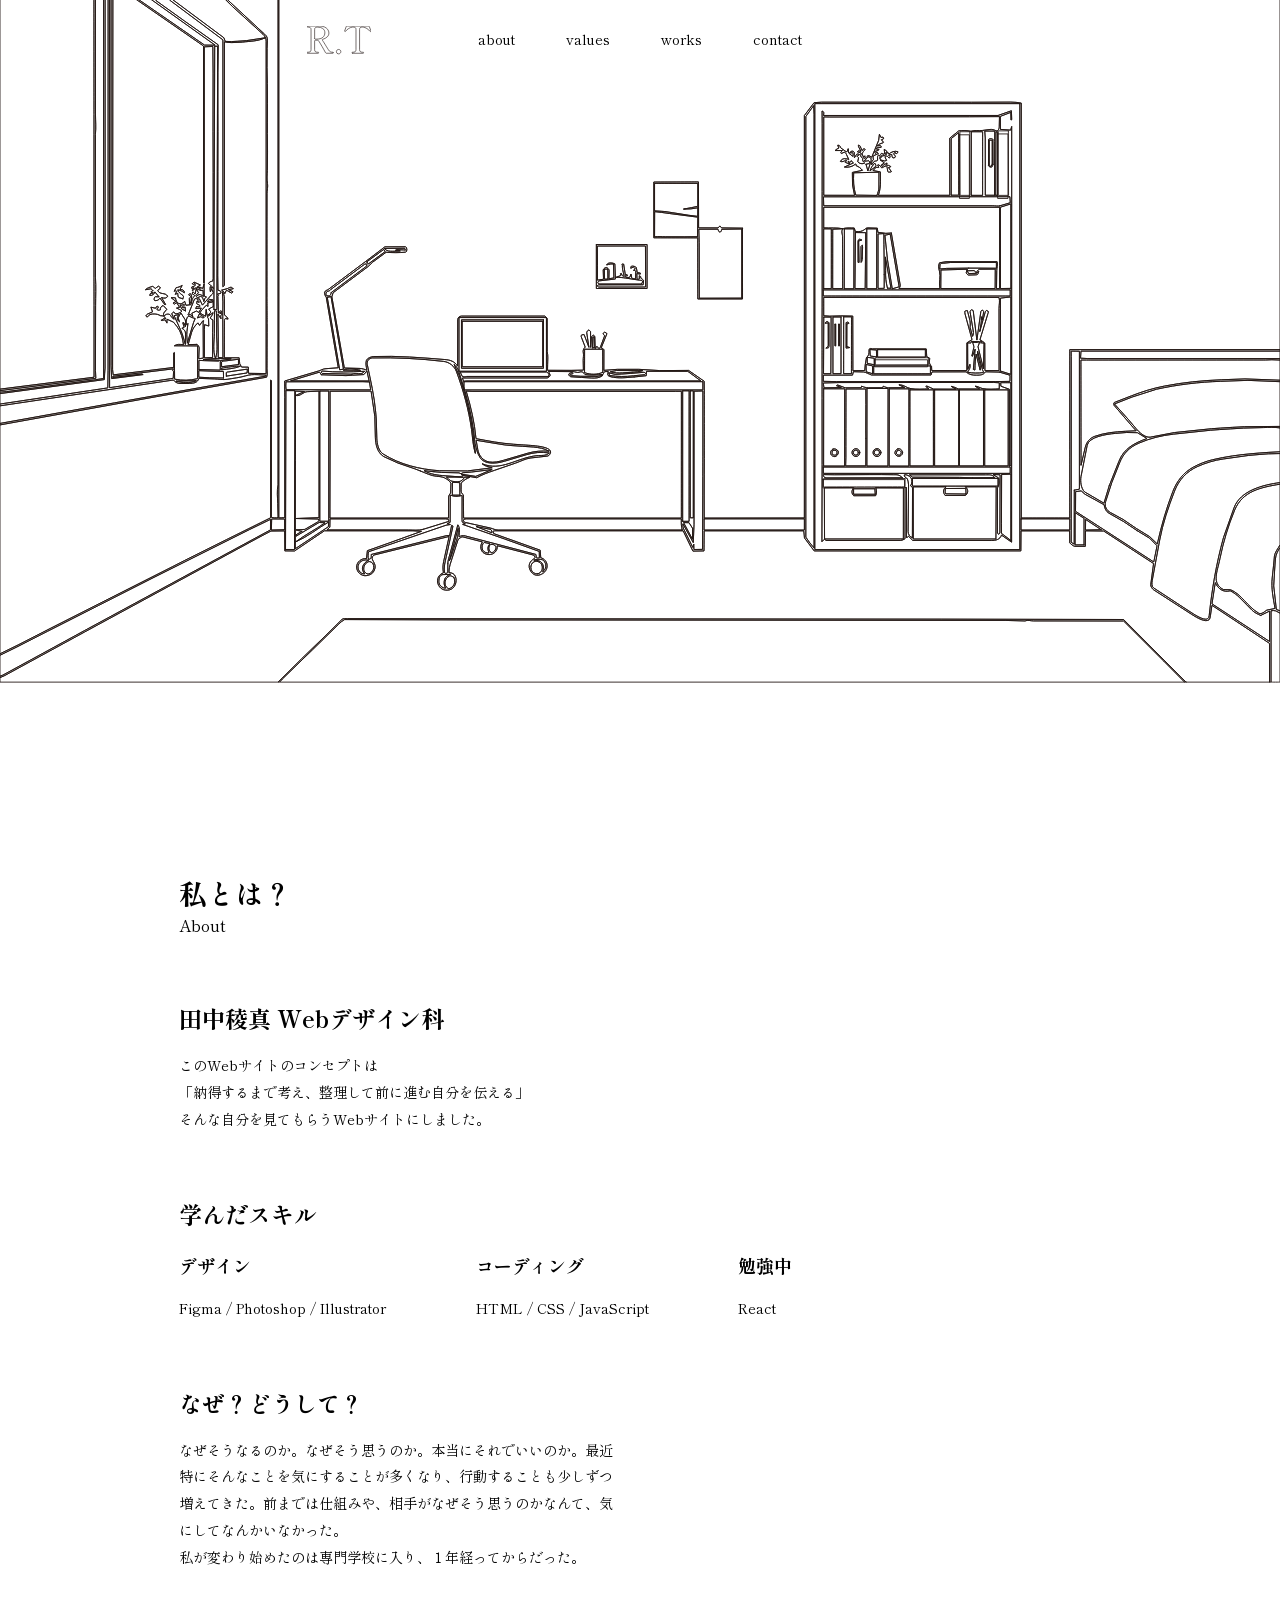
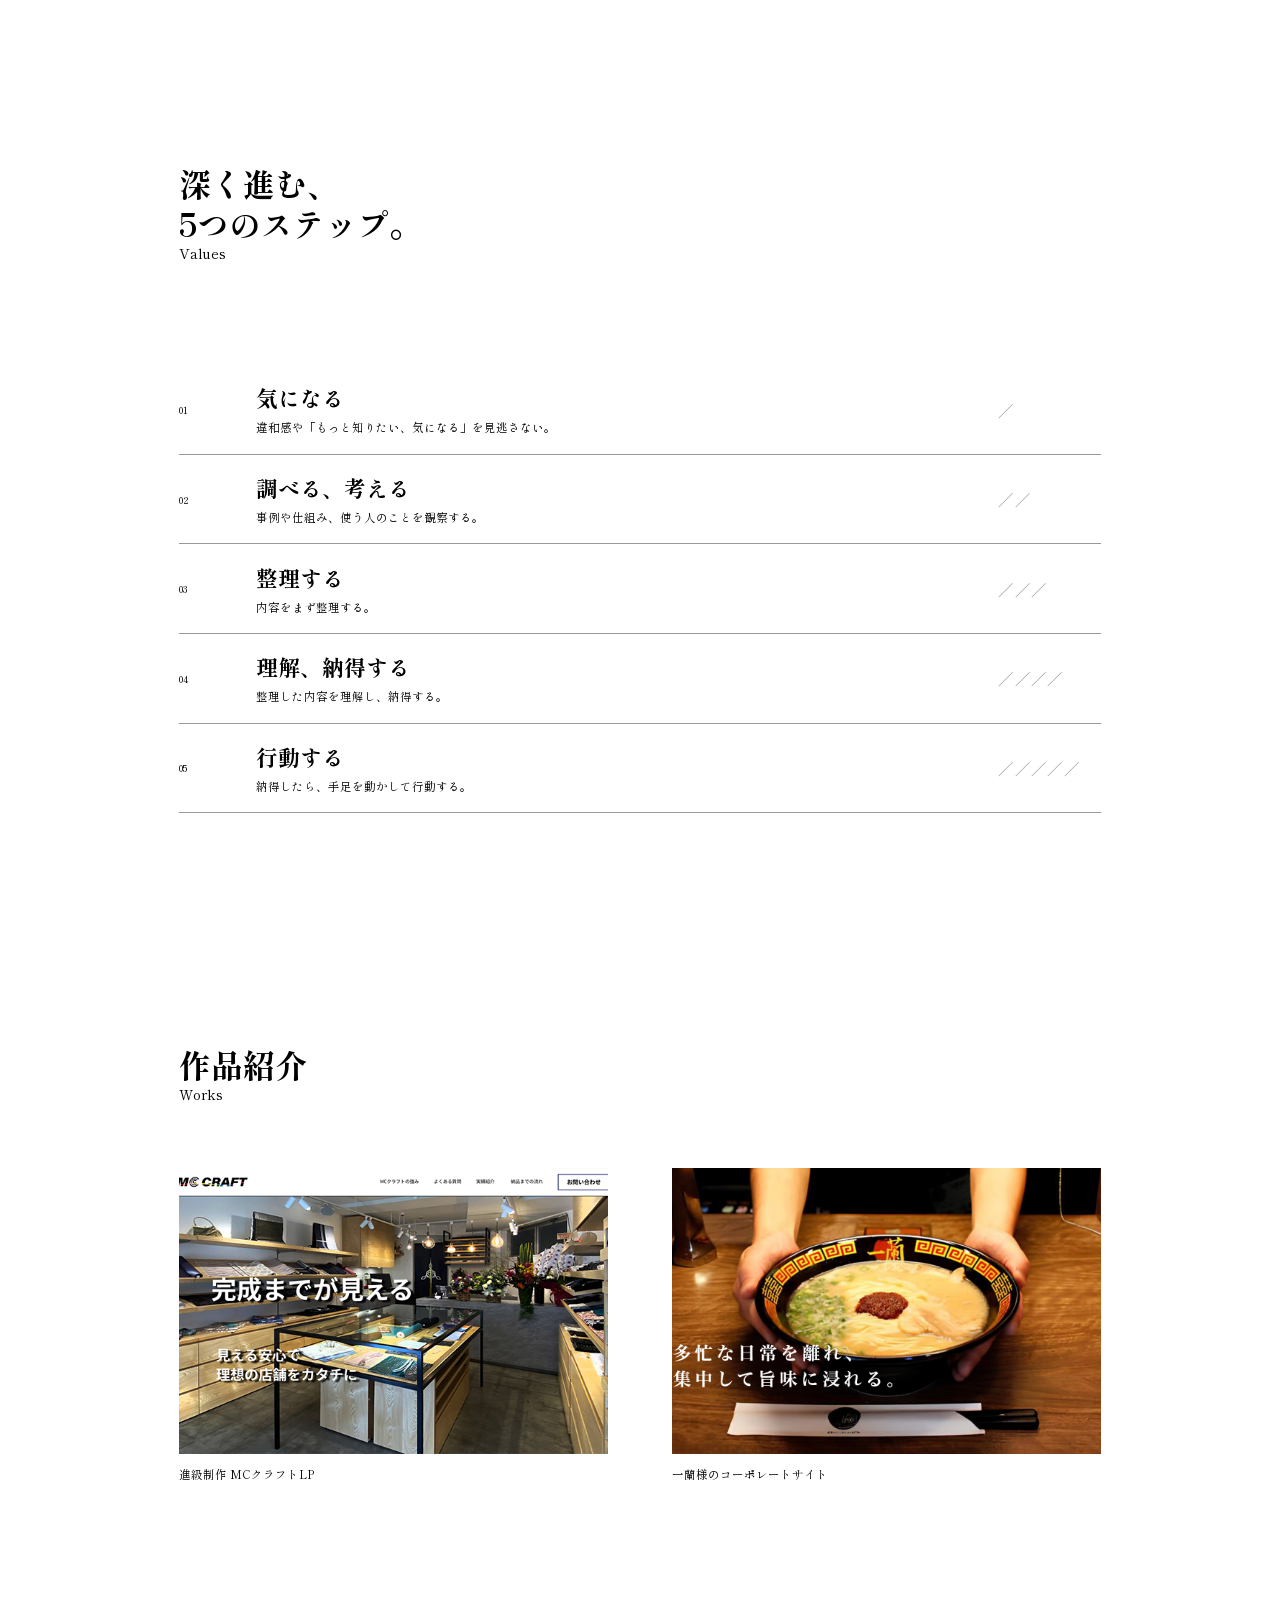
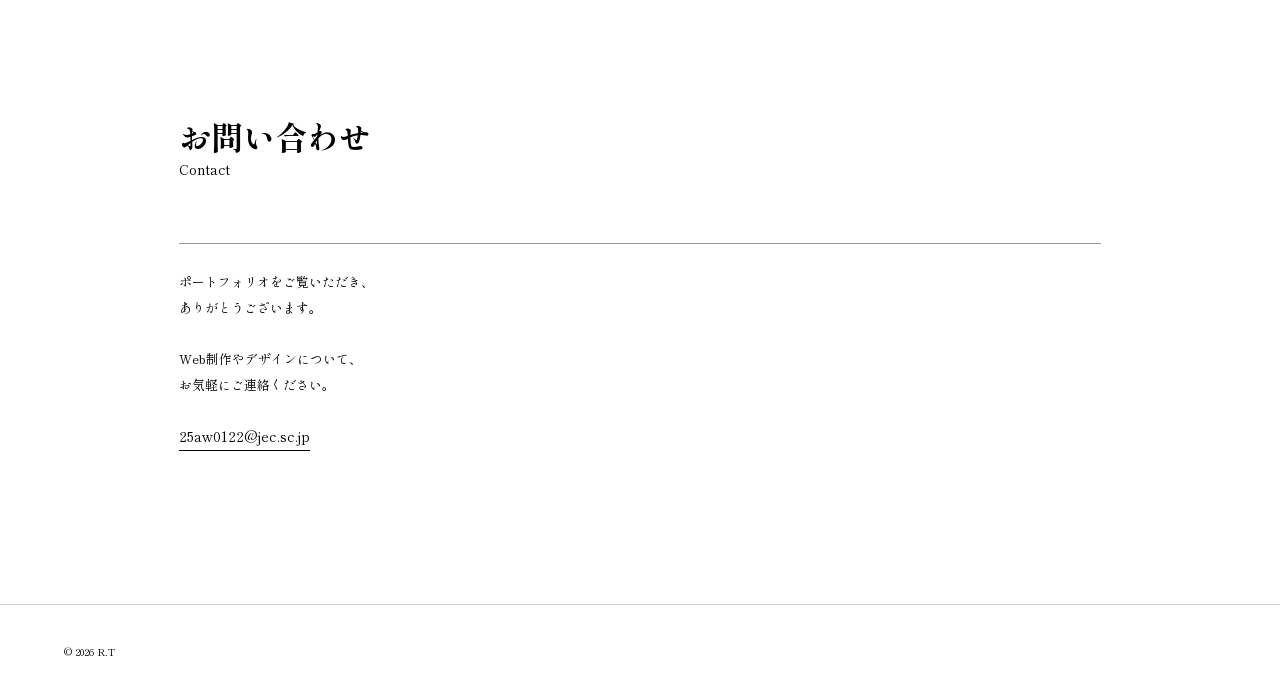
<file: index.html>
<!doctype html>
<html lang="ja">
  <head>
    <meta charset="UTF-8" />
    <meta name="viewport" content="width=device-width, initial-scale=1.0" />
    <title>Portfolio</title>
    <link rel="preconnect" href="https://fonts.googleapis.com" />
    <link rel="preconnect" href="https://fonts.gstatic.com" crossorigin />
    <link
      href="https://fonts.googleapis.com/css2?family=Noto+Sans+JP:wght@100..900&family=Shippori+Mincho&display=swap"
      rel="stylesheet"/>
    <link rel="stylesheet" href="css/style.css" />
  </head>
  <body>
    <header>
      <!-- 右上配置のSVGロゴ -->
      <div class="header">
        <a href="index.html"
          ><svg
            class="header-logo"
            viewBox="0 0 123.48 57.76"
            xmlns="http://www.w3.org/2000/svg"
          >
            <path
              class="cls-1"
              d="M50.54,51.62c0,.67-.17,1.01-.5,1.01h-12.46c-.82,0-1.42-.36-1.8-1.08-1.78-3.26-4.01-7.24-6.7-11.92-2.69-4.68-4.99-8.44-6.91-11.27-.38-.62-.96-.94-1.73-.94h-4.25c-.48,0-.85.13-1.12.4s-.4.64-.4,1.12v16.78c0,1.87.53,3.17,1.58,3.89,1.06.72,2.57,1.08,4.54,1.08h1.08c.34,0,.5.31.5.94,0,.67-.17,1.01-.5,1.01H.5c-.34,0-.5-.34-.5-1.01,0-.62.17-.94.5-.94h1.08c2.06,0,3.61-.36,4.64-1.08,1.03-.72,1.55-2.02,1.55-3.89V6.98c0-1.87-.54-3.17-1.62-3.89-1.08-.72-2.6-1.08-4.57-1.08H.5c-.34,0-.5-.31-.5-.94C0,.74.04.49.11.32.18.16.31.07.5.07l16.92-.07h7.2c3.12.05,6.02.62,8.71,1.73,2.69,1.1,4.85,2.68,6.48,4.72,1.63,2.04,2.45,4.4,2.45,7.09,0,2.98-1.09,5.48-3.28,7.52-2.18,2.04-5.03,3.59-8.53,4.64-.67.24-1.01.6-1.01,1.08,0,.24.12.53.36.86.86,1.2,1.94,2.84,3.24,4.93,1.3,2.09,2.18,3.54,2.66,4.36,2.88,4.7,4.94,7.97,6.19,9.79.91,1.3,1.93,2.28,3.06,2.95,1.13.67,2.82,1.01,5.08,1.01.33,0,.5.31.5.94ZM15.08,25.02c.26.26.64.4,1.12.4h.65c6.67,0,11.27-1.18,13.79-3.53,2.52-2.35,3.78-5.26,3.78-8.71,0-3.7-1.31-6.46-3.92-8.28-2.62-1.82-5.87-2.74-9.76-2.74-1.82,0-3.29.3-4.39.9-1.1.6-1.66,1.81-1.66,3.64v17.21c0,.48.13.85.4,1.12Z"
            />
            <path
              class="cls-1"
              d="M57.96,52.52c-.82-.84-1.22-1.86-1.22-3.06s.41-2.14,1.22-2.95,1.82-1.22,3.02-1.22,2.22.41,3.06,1.22c.84.82,1.26,1.8,1.26,2.95s-.42,2.22-1.26,3.06-1.86,1.26-3.06,1.26-2.21-.42-3.02-1.26Z"
            />
            <path
              class="cls-1"
              d="M87.26,52.63c-.29,0-.43-.34-.43-1.01,0-.62.14-.94.43-.94h1.08c2.06,0,3.61-.37,4.64-1.12,1.03-.74,1.55-2.03,1.55-3.85V6.7c0-1.78-.48-2.99-1.44-3.64-.96-.65-2.3-.97-4.03-.97-.29,0-.86.05-1.73.14-2.06.19-4.38,1.08-6.95,2.66-2.57,1.58-4.57,3.38-6.01,5.4-.19.34-.43.5-.72.5-.14,0-.31-.05-.5-.14-.43-.19-.65-.41-.65-.65l.07-.43,3.1-8.35c.33-.77.94-1.15,1.8-1.15h41.04c.86,0,1.46.38,1.8,1.15l3.1,8.35.07.43c0,.24-.22.46-.65.65-.19.1-.36.14-.5.14-.29,0-.53-.17-.72-.5-1.44-2.02-3.44-3.82-6.01-5.4-2.57-1.58-4.88-2.47-6.95-2.66-.86-.1-1.44-.14-1.73-.14-1.78,0-3.13.34-4.07,1.01-.94.67-1.4,1.87-1.4,3.6v39.02c0,1.87.53,3.17,1.58,3.89,1.05.72,2.59,1.08,4.61,1.08h1.01c.34,0,.5.31.5.94,0,.67-.17,1.01-.5,1.01h-21.38Z"
            /></svg></a>

  <button class="hamburger" aria-label="メニューを開く">
  <span class="hamburger-text">MENU</span>
  <span class="hamburger-lines">
    <span></span>
    <span></span>
  </span>
</button>

        <nav class="header-nav">
          <ul>
            <li><a href="#about">about</a></li>
            <li><a href="#values">values</a></li>
            <li><a href="#works">works</a></li>
            <li><a href="#contact">contact</a></li>
          </ul>
        </nav>
      </div>
    </header>

    <main>
      <section class="fv-container">
        <div class="fv-message">
          <p>納得するまで考え、</p>
          <p>整理して前に進む。</p>
        </div>

        <!--FV-->
        <!-- SVG本体（※ファイル読み込み または 内部埋め込み） -->
        <!-- imgタグではなく、<svg>タグとして配置するか、JSで読み込む必要があります -->
        <svg class="draw-svg" viewBox="0 1 1717 1000" id="roomSvg">
          <path
            class="st1"
            d="M374,0h1343v469.99h-281.98s-.03,225.85-.03,225.85l-65.01-.02V139.31c-4.8-.9-9.31-1.35-14-1.34l-52.94.19-22.22-.04-178.64-.08-10.15.67-13.02,17.27-.03,539.83-134.33.13-.06-30.92.08-28.02.1-21.04-.02-46.89v-9.11s.03-29.97.03-29.97l-.2-17.6-20.89-14.51-38.68.22-28.09-1.68-28.76.02-18.11,1.35.06-27.6c-.12-1.02-2.92-2.47-3.68-2.47l7.77-19.23-2.63-1.81c-.62-.43-2.6,1.09-2.47,1.83s.97,1.65,1.98,2.9l-5.55,14.91c-.24.63-1.75,2.68-2.17,2.21l-2.69-3.03-2.27,3.24-.5-15.86c-.03-.81-.83-2.02-1.46-2.17-.84-.2-2.93,1.32-3,2.23l-1.09,14.05-.18-20.97c0-.86-1.94-2.43-2.78-2.25s-2.5,2.49-2.33,3.59l2.93,19.56-6.43-17.11-3.16.36c-.7.08-.92,2.1-.64,2.83l5.26,13.58c-2.75,2.54-3.16,4.67-2.51,7.99.62,3.15-.27,6.36-.2,9.75l.27,13.18-16.57.32-31.55-.11.15-8.12c.1-5.64.73-11.29-.56-16.88l-.06-44.75-3.14-2.98-111.79.02c-2.91.07-5.03,2.21-5.04,4.99l-.14,62.15c-4.13-6.44-9.8-8.27-17.09-8.85-31.94-2.53-63.35-5.22-95.28-4.03-3.63.14-8.8,1.96-9.98,5.12-1.43,3.83-.17,8.59.63,13.21-2.57-.96-6.29-2.29-9.13-2.36l-21.12-.57-16.72-95.46,1.65-5.5,46.81-34.99,6.09-5.91,18.24-13.38c8.96.57,17.01.76,26.26-.2,2.12-.22,1.9-6.88-.16-7.22l-27.83.12-25.71,19.56-49.61,37.17c-1.78,1.34-5.01,1.98-5.52,4.14s.74,4.69,2.24,6.7l16.13,94.61-17.96,1.4c-2.57.2-5.7,2.11-8.09,2.82l-45.86,13.58.11,22.04v161.25s-7.96.33-7.96.33V0ZM995.99,307.05l-28.16-.36c-.59-1-1.9-2.91-2.31-2.45l-2.24,2.46-26.16-.06-.19-61.62-59.91.17v74.8s58.94.09,58.94.09l.07,81.94h59.99s-.02-94.96-.02-94.96ZM799.97,329v59h68.03v-59h-68.03Z"
          />
          <path
            class="st1"
            d="M1703,915.99h-112l-83.83-83.98-243.7-.49-797.1-.68c-2.64,0-6.22-.35-7.51.92l-21.7,21.38-32.53,31.48-31.63,31.37H0v-6l6.42-2.84,107.3-58.5,231.17-125.46,18.57-9.85,18.34-.16.26,26.78,13.03.11,40.11-27.05,118.68-.02,11.49.71-44.61,16.06-27.98,9.9-1.18,10.66c-6.75-.7-13.34,4.46-13.24,11.43.09,6.36,5.87,11.96,12.55,11.47,5.01-.37,8.88-2.66,10.78-6.3,6.06-11.65-7.91-14.74-.14-21.38l100.9-24.94-7.36,33.61c-1.09,5-1.31,9.7-.26,15.15-6.25,1.97-9.39,8.7-7.39,14.66,2.15,6.4,7.69,9.74,15.12,8.33,7.25-1.37,11.3-10.99,8.29-18.07-1.48-3.49-4.04-4.95-8.51-5.14-.24-4.59.85-9.52,2.48-14.26l9.7-30.21c1.39-1.28,4.61-3.78,6.25-3.52l26.28,6.71c-2.56,4.03-3,8.21-.77,12.19,1.65,2.94,5.59,4.86,9.66,4.87,6.74.02,11.64-5.08,11.13-11.9l49.1,12.7,1.62,2.86c.84,1.48-7.41,3.55-7.97,10.98-.29,3.92,1.5,7.59,4.21,10.23,3.58,3.48,7.82,3.53,12.21,1.51,4.71-2.16,7.85-6.79,7.69-11.7s-3.69-9.15-8.6-10.51l-.71-10.05-62.35-22.28-.97-2.84c-.16-.48,2.22-.93,2.88-.93l252.15.02,13.16,27.25,14.88-.25.23-26.98h133.55s.96,9.57.96,9.57l13.03,17.41,277.25-.03.24-26.86,65.12-.07.19,16.11c1.07,1.35,4.97,4.65,7.09,4.66l13.83.04.23-20.8,24.38.28,66.92,43.57-3.79,28.25c-.32,2.37,1.93,5.78,4.06,7.15l50.96,32.88c7.59,4.9,18.55,11.03,23.23,7.11,1.03-.86,1.54-3.53,1.79-5.25l2.05-14.07,77.31,51.09-.05,51.9Z"
          />
          <path
            class="st1"
            d="M373,0l-.02,651.26c-1.68,8.67-.66,16.78-.44,25.14l.51,18.93c-3.05.55-5.92.5-9.03-.45l-.03-183.39-.98-.59v184.67s-59.13,29.24-59.13,29.24l-56.68,28.24-15.42,7.88-78.96,39.87-85.58,43.3-43.03,22.04-24.21,11.84v-307l209.98-37.94,147.67-26.06c1.43-3.87.51-7.29.52-11.12l.15-48.78v-12.16s-.21-34.87-.21-34.87v-6.18s.02-94.75.02-94.75l.03-7.17.04-31.03c0-4.38,1.39-9.47.63-13.88-1.04-6.07-.42-11.21-.19-17.19.64-16.61,0-33.09,0-49.74v-14.23c0-17.7.36-35.1,0-52.88l-.44-21.32.1-25.61.38-11.09c.13-3.87-.99-5.65-3.65-8.07L304.52,0h68.48Z"
          />
          <path
            class="st1"
            d="M1589,915.99H375l3.85-4.22,40.06-38.85,35.4-34.62c2.32-2.27,4.95-4.7,7.93-6.21l150.35.43,735.68.7,26.72.75c3.69-1.76,7.29-.06,11.15-.06l121.08.13,53.88,53.78,27.91,28.16Z"
          />
          <polygon
            class="st1"
            points="126 0 126.08 154.83 126.08 181.19 126.06 372.81 126.14 411.11 126.15 507.02 0 522.99 0 0 126 0"
          />
          <path
            class="st1"
            d="M182.4,0l90.59,62.72v317.75s1,.64,1,.64l.02-317.31,11.48-.53.32,35.76-.05,54.93-.03,23.02.16,55.13.09,142.79-.75,3.06c-.12.5-1.01.44-2.45.57l-2.77,1.95c-1.79,1.26,4.78,3.79,6.32,7.29l-4.35-2.25c-.38,2.1-.33,4.76.26,7.08l1.43-4.5,2.37,5.26c.38.85-1.87,2.43-2.49,3.14l-12.03,13.75-4.06-8.39-2.93.29c-.37.04-.45.39-.2.62l1.54,1.37c.41.37,1.07,1.52,1.4,2.16.18.34-.9.44-1.18.19l-1.85-1.63-.33,3.46c-.08.83,2.25,1.26,3.3,1.52.74.18.93,3,.16,2.91l-3.81-.48c.34-.91-.1.27-.99,2.66l7.45-.61-3.38,5.78-3.12-1.91-6.3,3.01,1.55,4.74-4.33-3.68-.97,1.64c-.14.24-1.3-.67-1.15-.92l.68-1.13,7.9-19.71,7.99-3.51c2.02-.89,4.29,4.7,4.54,6.84l1.37-4.2c.24-.73,1.38-1.24,2.15-1.79l-3.01-1.37-.22-16.26-1.68,5.92-3.46-1-.46.66c.12.45.33,1.14.22,1.6l-.37,1.53,4.39-.12.37,8.39c-2.35-2.57-5.66-3.7-7.34-1.92l-1.8,1.91c-.23.25-.85-1.61-.61-1.86l3.24-3.29-3.01-5.16-1.59,6.94-1.84-2.17c-.25-.29-1.21-1.01-1.3-.64l-.64,2.56,2.27,1.2c2.79,1.48-2.37,3.15-2.83,8.46l.05.75-1.32,4.05-6.59.86-1.81-5.52c-1.93,3.1-5.34,4.31-8.06,2.98-2.17-1.06-3.88-4.06-4.13-7.42l-5.98-.35,6.58,5.22-3.93,2.07c-.02.15,1.59,1.69,2.14,1.33l2.77-1.81,3.93,6.32-4.16.95c3.44,1.47,4.95,2.03,7.18,4.04-2.21,2.67-6.2,3.79-9.12,3.48l-1.57-2.29c-.41-.59-3.1,1.95-2.79,2.61l3.23,6.93c-2.12-.66-3.61-2.53-4.87-4.95-1.46-2.8-7.05-2.05-8.25.52l-.57.75,2.48,3.08c-2.05.02-2.86-.21-3.42.22l-2.49,1.92c-1.64-.42.12.03,1.32.34.98-.44,3.52-1.29,3.98-.44l2.06,3.89.11-5.19,8.69,3.95,4.92,6.15c5.44,6.8,7.51,16.11,8.45,24.08-5.38-.51-8.41-1.07-12.23,1.44l31.18.2v43.86c-10.57,2.54-20.16,2.89-30.87.68l-.3-35.68-.88.55-.02,19.44-81.17,9.97-.81-7.2.4-496.69h31ZM268.2,386.33l-4.39.19,5.02-3.24-8.54-3.83-2.39,2.09c-.27.24,1.28,1.13,1.6.95l2.06-1.19c.17.07.4,3.07-.44,3.35l-3.93,1.33c-.37.13-.18,2.06.17,1.93l2.53-.98s-.53,1.22-.79,1.7l-1.09,2.07c1.1.05,2.39-1.1,3.88-3.54l4.7,2.57.79-2.32.82-1.08ZM245.26,401.8c.46-.88,1.24-3.43.6-3.93l-2.04-1.62c-2.47-1.96-4.09-3.01-5.38-6.45,4.22.77,5.39,1.7,8.85,3.93.58-3.88-3.47-4.38-5.89-4.49l2.97-5.28c-3.45,1.66-5.24,2.61-8.1,2.9l-2.63,4.85,2.21-.63c.34-.1,1.4.51,1.21.87l-2.07,3.86,3.43-1.32c.14,1.91.38,5.31,1.4,5.63l5.44,1.68ZM214.7,401.1l6.64,9.02.81-.72-5.51-9.34c3.84,1.4,7.02,1.23,8.25-1.85-3.72-5.54-10.46-1.26-13.32-7.65l3.42-3.01c.58-.51-1.88-3.06-2.52-2.61l-2.7,1.87c-.3.21-1.3,1.08-1.4,1.01l-1.3-.98c-.59-.45-1.95-1.87-2.62-1.66l-3.03.97c-2.47.79-5.25,2.09-6.33,3.5l6.76-1.14c1.28-.22,3.14,1.81,3.55,2.79-2.63-.69-3.45,2.1-1.13,2.38,1.34.04,1.58.02,1.33.11-2.45.83-3.77.88-3.71.74l-1.06,2.67c3.46.46,5.21-.61,6.86-4.65l5.73,6.68-5.1-.26c-1.19-.06-2.12,4.31-1.13,4.93,2.08,1.31,6.35-.69,7.5-2.82ZM256.37,404.03l.67-5.21c.13-1.02-.72-3.08-1.43-3.76-.57-.55-3.12,1.1-2.48,1.55l2.82,2c.56.39-2,2.19-1.98,2.86l.25,7.78,2.14-4.32c.06-.12-.03-.68,0-.9ZM219.77,424.42c-.35-.77-.69-2.88-.1-3.6l4.06-4.97-4.8-4.98c-2.59.49-4.42,3.33-3.71,5.65-1.38.55-3.45.86-4.09.24-.98-.95-.61-2.39,1.02-2.63.17-.15.21-1.27.03-1.79s-1.98-.58-2.24-.1l-1.23,2.28-6.29-1.51,2.21,6.29-7.1,3.16c-.6.27-1.52,1.4-1.67,1.98s1.33,2.28,1.74,1.84l2-2.16c2.51-2.72,11.49-2.64,15.33.27l4.59.49.24-.47Z"
          />
          <path
            class="st1"
            d="M227.46,0l-.05,1,71.59,53.44v331.31s2-1.98,2-1.98V57.07c3.31.69,6.72,1.23,9.93,1.08l14.33-.65c10.23-1.38,20.6-.96,30.53-5.82l-25.34,3.84-11.44.81c-5.75.41-11.41.76-16.85.2l-1.85-4.89L231,0h71l10.07,9.99,40.8,37.11c2.64,2.4,4.14,5.01,4.14,9.16l-.03,445.85-23.52-.31-.35-8.3-9.09-.11-2.48-4.53-.71-7.89h-19.86s.07-50,.07-50c0-1.05.63-2.75,1.3-2.62l3.6.68c-.28-1.69-2.47-3.81-4.78-5.35l-.18-22.73c-.03-3.17-1.05-6.25-2.62-8.56l.65,13.63-.18,19.21.23,55.74-6.38-.52.08-27.43-.48-30.67,4.19,6.25-.45-3.98c-.06-.53.64-.96,2.25-2.32l-3.72-1.28,3.28-1.44c.39-.1-1.76-2.11-2.24-1.54l-2.67,3.14-.64-22.56c1.45-.66.12-2.34-.58-3.2l4.33-.85c.79-.15.15-3.06-.62-3.32l-2.97-.97-.37-19.38.2-139.79.1-53.5-.07-23.87-.04-55.69.43-36.92-45-31.8L209.24,1.77l-.85-1.76h19.06ZM307.27,392.18l3.41,1.93c.51.29,1.79-1.57,1.68-1.8l-5.8-2.9,6.36-1.09c-3.13-3.98-5.83-.73-8.33-.06l-7.33,1.99,3.25,2.55c.45.35.89,1.91.97,2.13l1.99-4.17c.37-.77,3.05.99,3.79,1.41Z"
          />
          <path
            class="st0"
            d="M1717,470v2h-266.92s-.65,9.46-.65,9.46l9.81.53h257.76v2.01l-10.84-.42-8.56.33-240.36.06h-7.27s.14,141.22.14,141.22l5.49-23.55c1.67-7.15,5.81-12.79,12.83-15.31,13.27-4.77,27.08-6.11,41.07-6.79l14.63-.71-3.86-4.12-25.93-30.09-.28-2.88c-.06-.61,1.47-1.16,2.19-1.44l21.65-8.39c14.42-5.59,28.62-10.07,43.94-13.02,25.44-4.91,50.49-7.48,76.34-8.45l31.88-1.19,46.94,1.75v2l-43-1.77-36.63,1.27c-29.22,1.02-57.55,4.36-86.09,10.66l-32.65,10.45-23.66,9.27,18.48,20.63,10.26,12.12c4.26,5.03,11.65,12.47,19.08,11.82l32.6-6.2,49.57-5.15,12.02-.84,15.97-.98,16.39-.88,47.67-.4v2c-7.31-1.07-14.51-.66-22.32-.45l-26.68.72-17.07,1.03-14.95.95-12.03.86-49.54,5.24c-16.33,1.73-31.93,5.67-46.71,12.09-12.72,5.52-20.85,13.76-25.91,26.54l-10.44,26.4-8.25,25.57c-1.97,6.1,1.18,11.68,6.46,14.57l16.84,9.19,17.83,12.12,18.04,11.08,10.12,9.74c5.45-24.28,11.97-47.31,20.83-70.31,5.38-13.95,14.26-25.55,27.45-32.68,8.22-4.44,16.8-7.85,26-10,17.59-4.11,34.95-6.6,52.89-8.13l9.44-.81,13.06-.94,14.93-.78v2.41s-15.93.39-15.93.39l-12.07.9-13.99,1.21-34.26,4.82c-11.99,1.69-23.08,5.09-34.04,9.94-14.75,6.53-25.32,17.82-31.17,33.06-8.26,21.5-15.72,43.01-19.93,65.81l-10.04,54.4c-.54,2.92-.92,7.84,1.81,9.63l50.21,32.83c10.38,6.78,23.41,14.24,24.41,4.51,3.67-35.61,9.66-70.21,19.13-104.68l14.14-39.92c8.2-23.17,38.95-31,61.71-33.98v2.14c-25.42,4.34-50.14,9.02-60.85,34.86-8.76,21.12-15.12,42.7-19.72,65.22-3.75,18.34-11.24,32.55,4.56,41.29l9.75.28c14.58,5.77,22.11,22.3,37.79,31.45,3.57,2.08,8.2-2.44,10.78-4.15l11.05-2.24c-2.44-13.73-5.3-27.25-3.81-40.94l1.77-16.26,1.21-12.94c.48-5.17,5.12-10.67,7.47-15.04v3.47c-2.74,3.95-5.75,9.8-6.15,15.41l-1.14,16.2-1.12,19.9,3.53,31.63,4.87,1.68v3.13s-5.63-2.93-5.63-2.93c-1.46-.67-4.35-.61-6.32-.19l-.04,95.69h-2l.05-51.9-77.31-51.09-2.05,14.07c-.25,1.71-.76,4.39-1.79,5.25-4.68,3.92-15.64-2.21-23.23-7.11l-50.96-32.88c-2.13-1.37-4.37-4.78-4.06-7.15l3.79-28.25-66.92-43.57-24.38-.28-.23,20.8-13.83-.04c-2.12,0-6.03-3.31-7.09-4.66l-.19-16.11-65.12.07-.24,26.86-277.25.03-13.03-17.41-.96-9.57h-133.55s-.23,26.98-.23,26.98l-14.88.25-13.16-27.25-252.15-.02c-.66,0-3.05.45-2.88.93l.97,2.84,62.35,22.28.71,10.05c4.9,1.36,8.43,5.39,8.6,10.51s-2.98,9.54-7.69,11.7c-4.39,2.02-8.63,1.97-12.21-1.51-2.71-2.64-4.51-6.31-4.21-10.23.56-7.44,8.81-9.5,7.97-10.98l-1.62-2.86-49.1-12.7c.51,6.82-4.39,11.92-11.13,11.9-4.07-.01-8.01-1.93-9.66-4.87-2.23-3.98-1.8-8.16.77-12.19l-26.28-6.71c-1.65-.26-4.86,2.24-6.25,3.52l-9.7,30.21c-1.63,4.74-2.72,9.67-2.48,14.26,4.47.18,7.02,1.64,8.51,5.14,3,7.07-1.05,16.69-8.29,18.07-7.44,1.41-12.98-1.94-15.12-8.33-2-5.96,1.14-12.68,7.39-14.66-1.05-5.46-.83-10.15.26-15.15l7.36-33.61-100.9,24.94c-7.77,6.64,6.2,9.73.14,21.38-1.9,3.65-5.77,5.93-10.78,6.3-6.68.5-12.46-5.11-12.55-11.47-.1-6.98,6.49-12.13,13.24-11.43l1.18-10.66,27.98-9.9,44.61-16.06-11.49-.71-118.68.02-40.11,27.05-13.03-.11-.26-26.78-18.34.16-18.57,9.85-231.17,125.46-107.3,58.5-6.42,2.84v-2l3.8-1.4,109.93-59.93,249.05-134.84.11-14.15-27.91,13.54-131.09,65.59-71.71,36.36-68.34,34.64-41.12,21-22.73,11.18v-2l24.21-11.84,43.03-22.04,85.58-43.3,78.96-39.87,15.42-7.88,56.68-28.24,59.11-29.24v-184.67s.99.59.99.59l.03,183.39c3.11.94,5.98.99,9.03.45l-.51-18.93c-.23-8.37-1.25-16.47.44-25.14L373,0h1v695.73s7.95-.33,7.95-.33v-161.25s-.1-22.04-.1-22.04l45.86-13.58c2.4-.71,5.53-2.62,8.09-2.82l17.96-1.4-16.13-94.61c-1.5-2.02-2.74-4.63-2.24-6.7s3.74-2.8,5.52-4.14l49.61-37.17,25.71-19.56,27.83-.12c2.06.34,2.28,7,.16,7.22-9.25.95-17.3.77-26.26.2l-18.24,13.38-6.09,5.91-46.81,34.99-1.65,5.5,16.72,95.46,21.12.57c2.85.08,6.57,1.4,9.13,2.36-.79-4.62-2.05-9.38-.63-13.21,1.18-3.16,6.35-4.99,9.98-5.12,31.94-1.19,63.35,1.5,95.28,4.03,7.3.58,12.96,2.41,17.09,8.85l.14-62.15c0-2.79,2.13-4.92,5.04-4.99l111.79-.02,3.14,2.98.06,44.75c1.29,5.59.66,11.23.56,16.88l-.15,8.12,31.55.11,16.57-.32-.27-13.18c-.07-3.39.82-6.6.2-9.75-.65-3.32-.24-5.45,2.51-7.99l-5.26-13.58c-.28-.73-.06-2.75.64-2.83l3.16-.36,6.43,17.11-2.93-19.56c-.16-1.1,1.49-3.41,2.33-3.59s2.78,1.4,2.78,2.25l.18,20.97,1.09-14.05c.07-.91,2.16-2.43,3-2.23.63.15,1.43,1.37,1.46,2.17l.5,15.86,2.27-3.24,2.69,3.03c.41.47,1.93-1.57,2.17-2.21l5.55-14.91c-1.01-1.25-1.85-2.16-1.98-2.9s1.85-2.26,2.47-1.83l2.63,1.81-7.77,19.23c.76,0,3.56,1.44,3.68,2.47l-.06,27.6,18.11-1.35,28.76-.02,28.09,1.68,38.68-.22,20.89,14.51.2,17.6-.03,29.97v9.11s.02,46.89.02,46.89l-.1,21.04-.08,28.02.06,30.92,134.33-.13.03-539.83,13.02-17.27,10.15-.67,178.64.08,22.22.04,52.94-.19c4.69-.02,9.2.44,13.99,1.34v556.51s65.01.02,65.01.02l.03-225.85h281.98ZM1368,140h-275v598.18h275V140ZM1091.96,735.78l.04-581.44-.54-11.7-10.48,14.62-.02,564.28c3.67,5.45,6.93,10.3,11,14.25ZM530.86,336.69l1.71-.78,8.98.36c.57.02,2.43.68,2.24.22l-1.02-2.48-27.43.33c3.44,3.74,7.61,3.81,11.61,3.73l10.11-.2-.55-.78-5.65-.39ZM514.62,335.67l-22.64,16.62,2.08,2.83,22.64-16.62-2.08-2.83ZM444.34,393.43l47.57-35.53c.26-.74.35-3-.36-2.9l-2.26.3-45.25,33.77c-1.19,1.69-2.98,2.49-5.21,2.9-1.41.26-2.23,3.94-1.28,4.95.81.87,3.6,1.37,4.67.87s1.72-2.61,2.12-4.36ZM444.05,398.94l-5.08.87,16.67,97.24,5.08-.87-16.67-97.24ZM615.7,427v72h117.3v-72h-117.3ZM797.09,467.12l-.22-14.04-1.64-.11-.62,15.05,2.47-.89ZM808.59,500.36l-.17-30.92h-24.25s-.06,31.41-.06,31.41c8.14,2.94,16.97,3.07,24.48-.48ZM1441.06,658.53l6.87-1.38v-184.98s-11.09-.16-11.09-.16l.13,7.22-.04,249.3,3.98,2.37.15-72.37ZM623.55,529.7c6.27,22.18,10.85,44.63,12.47,68.15.86,3.86,1.59,7.39,1.59,11.3-3.31-10.27-3.55-20.74-5.09-31.83-3.73-26.79-10.87-52.26-20.16-77.65-2.65-7.25-9.31-12.91-17.25-13.86-31.9-3.81-63.61-5.36-95.67-4.65-4.83.11-7.64,4.59-6.75,8.9,4.42,21.42,9.39,42.1,11.26,63.86l.78,9.11.74,25.71c.2,6.81,1.95,17.15,8.43,21.23,22.86,14.38,48.74,20.49,75.49,22.5l37.65.25,33.17-4.24c-5.25-1.41-9.94-2.07-13.46-5.41,25.29,10.83,46.31-8.01,73.55-10.87,5.58-.59,11.34.88,16.58-3.55-10.87-1.67-20.83-.66-30.92,2.35l-29.2,8.7c-11.67,3.48-26.74,4.57-32.71-4.67-3.88-6-5.28-12.45-6.84-19.46-1.91-23-6.44-45.02-12.69-66.77l-.99.9ZM624.49,528.28l-9.53-30.17c-1-3.18-3.5-6.29-5.85-8.22l6.99,14.94,7.36,24.37,1.03-.92ZM483.08,497.72c-7.19-1.45-14.73-3.54-22.62-.17l22.62.17ZM847.98,500.32c5.07-.33,9.52-.71,14.21-2.11l-35.29-.19-8.23,1.73c5.67,1.6,10.83,1.76,16.33,1.41l12.99-.83ZM472.03,502.91c5.76-2.73,12.46,2.23,17.21-3.85-19.78.97-38.07,1.55-57.26-.37-.37.33-1.3,1.4-1.04,1.71l1.31,1.54,39.78.97ZM431.08,503.73l-2.47-3.54-38.84,11.71,105.38.14-2.99-13.59-4,4.99-15.09.89-9.06.53-32.94-1.13ZM850.51,506.7l-12.02.93c-9.97.77-23.95-.71-23.32-4.3l.72-4.08-4.73.32c-.96.07-1.51,2.43-2.16,3.66-7.9.79-16.69,1.41-24.29.18-1.85-2.44-3.75-4.88-7.92-3.05-1.99.87-5.99-.85-8.04-.86l-33.09-.21c1.48,2.52,2.5,4.42,2.18,5.7-.27,1.1-2.84,2.99-4.03,2.99l-113.52.07,1.38,3.97c.21.61,2.55,0,3.56,0l314.94-.03-17.58-12.87-55.38-.02-.32,5.87-16.37,1.74ZM735.61,505.99c.73-1.62,1.18-2.93.59-3.47l-2.74-2.51-116.22-.02,2.85,5.91c.54,1.11,4.69.28,5.92.09h109.6ZM816.89,501.21l.64,3.48c11.11,1.68,21.29,1.74,32.46.38l13.95-1.39c.76-.08,2.28-1.34,2.06-2.04-.16-.53-1.62-1.27-2.27-1.22l-17.55,1.47-12.2.89-8.88.38-8.22-1.94ZM495.58,513.37l-8.66-.35-103.31.13c-.38,4.16-.35,7.35.19,10.59l113.46.26-1.67-10.63ZM622.35,512.99v11.06h320.45v-11.06h-320.45ZM383.55,524.98l-.56,213.11,12.05.03.56-213.11-12.05-.03ZM582.05,633.77l-13.22-1.44c9.17,5.15,18.37,6.16,28.19,6.88l24.52,1.8-22.78-.07c2.1,1.56,3.42,2.82,5.58,5.1,8.68,1.99,15.73,2.15,18.5-5.01l7.26.21c-4.4,1.63-8.07,3.99-11.51,7.76l-.07,9.09c-.02,2.84.51,4.91,3.04,6.65l.29,31.2h292.13s.04-169.93.04-169.93l-8.26-.03h-272.53s-7.86-.43-7.86-.43c6.43,21.71,11.13,41.98,13.16,63.81,16.86,3.23,33.31,6.35,50.39,7.54l11.15.77c13.05.92,38.51,1.7,38.54,9.78,0,1.62-2.13,5.05-3.74,5.24l-12.95,1.52-9.72,1.08c-7.35.82-13.89,4.61-20.84,6.99l-28.25,9.7c-8.19,2.81-15.9,5.39-23.62,9.83l-20.04-3.44-.5-1.27,19.19,2.92,22-9.23-27.27,3.35-11.65.94c-.66.05-2.26,1.1-2.83,1.32s-2.03-1.11-2.65-1.12l-23.64-.6-10.06-.94ZM915.76,525.25l-.03,175.05h8.64s.03-175.04.03-175.04h-8.64ZM925.9,525.3v170.28h4.09v-170.28h-4.09ZM930.63,731.41l.2,6.73,11.58-.22.3-72.81.03-25.15.12-27.03v-87.5s-11.85.43-11.85.43l-.03,178.97-1.03,23.98-13.88-25.12c-.35,2.69.09,5.02,1.09,7.03l12.15,24.57,1.32-3.88ZM405,713.68c-3.64-.73-5.12-.97-7.84-1.91l11.75-.63,17.25-9.99c.52-.3,1.8-1.31,1.61-1.8l-.78-2.09-30.1-.74,31.07-1.14-.03-169.73-15.65.71c-5.38.24-9.26,6.53-15.74,5.09l11.95-5.31-12.33-.51.22,42.27v15.21s-.08,35.62-.08,35.62l-.12,8.58-.08,109.75,44.44-29.57.29-6.3c-15.4,9.12-28.08,19.75-44.36,26.75,12.88-9.65,26.23-16.25,39.55-25.66l-7.94-.46-30.82,18.38-.28-1.74,8.02-4.81ZM441,525.55h-12v174.65h12v-174.65ZM563.95,632.78l-7.55-2.93-22.55-7.72-19.31-8.78c-8.56-5.29-10.79-16.5-11.04-25.84l-.74-28.09-5-33.75-54.98.17.03,60.24-.23,109.86,159.1-.03.14-28.15c0-1.82,1.31-3.92,2.66-5.36l.41-13.38c-5.51-7-11.02-8.64-19.1-9.13-7.23-.44-14.73-4.35-21.84-7.12ZM1487.97,652.46l12.89-32.53c6.58-17.3,20.6-24.56,37.65-30.66l-12.75-7.84-14.65-.28-14.85,1.22c-13.38,1.1-35.7,4.86-37.89,15.93l-8.28,41.8c-1.21,6.1,0,16.5,4.87,20.79l25.89,15.09,7.1-23.52ZM736.24,606.16c-6.56-3.91-13.37-4.63-20.26-5.47l-14.98-1-14.07-.94-9.77-.9-38.41-6.24,2.16,12.57c1.33,7.73,7.12,15.21,15.26,16.52,6.27,1.01,13.13-.44,19.21-2.23l32.58-9.55c9.48-2.78,18.58-3.31,28.27-2.76ZM616.88,665.2l-.17-16.77-9.74-.44-.23,17.18,10.14.02ZM1525.23,712.75l-17.85-12.01-19.82-11.28c-4.06-2.31-5.85-6.73-6.51-11.37l-25.34-13.94c-1.93-1.06-3.51-2.75-5.1-4.7l-7.74,1.05-.18,26.36,105,67.97,4.4-21.73-9.91-10.05-16.95-10.3ZM600.74,756.91c.03-4.54,1.75-8.66,2.95-13.12l10.46-38.76c3.77,5.52,1.51,10.8,1.68,16.06,2.74-1.47,5.21-2.02,8.27-1.22l94.76,24.85.69,4.4c.1.65,2.84.29,4,.11l-.14-8.52-46.45-16.66-56.38-19.62,3.68-.81-3.69-1.79c-.75-.37-.78-2.72-.78-3.75l.05-32.45c-6.31,1.67-10.83,1.55-15.82-.55l-.16,36.57-4,1.81,4.29,1.13-5.82.95-103.96,35.62c-.75,3.31-.84,7.63-.12,10.06,4.06.12,3.98-3.35,3.69-6.43l101.37-25.38,3.87.03,2.62-13.7,1.82.92-9.01,41.19c-1.49,6.82-3.76,15.04-2.19,21.67.28,1.17,4.26.5,4.26-.66l.08-11.94ZM1454.12,731.88l.02-35.62-11.98-7.57-.03,43.25,11.99-.06ZM381.85,711.56l-.13-14.36-17.31-.04-.35,14.85,17.79-.46ZM567.48,711.09l34.58-10.7c-.19-1.49-.34-2.85-.92-2.93l-3.26-.45-155.18.04-.22,11.1-3.92,3.67,109.4.11c6.37,0,13.83.91,19.54-.85ZM915.1,711.97c-1.15-4.81-1.45-8.82-1.12-14.93l-288.7-.02c-.9,0-2.5.48-3.06.73s-.74,2.24-.28,2.65,1.84,1.32,2.67,1.51l33.28,7.42c3.64.81,5.87,2.68,10.33,2.68l246.88-.04ZM1079,696.99h-134.49v15h134.49v-15ZM1369.65,696.99v15h65.35v-15h-65.35ZM1477.11,711.52l-20.89-13.76-.14,14.26,21.03-.5ZM929.1,709.86l-4.79-7.67-7.34-.21,11.91,22.39.21-14.51ZM657.91,711.05l-19.17-3.73,21.05,8.4c.33-.89-.26-4.36-1.88-4.68ZM610.49,731.01c2.82-6.99,5.03-13.77,4.05-21.28l-11.75,43.34c3.42-6.96,5.01-14.2,7.7-22.06ZM656.01,732.5l.95-2.29-7.4-1.53c-2.8,1.58-3.82,6.69-2.12,10.17,1.26,2.58,5.61,4.46,8.53,3.87-1.58-4-2.13-7.17-.62-9.63l.67-.58ZM655.97,734.3c-.83,2.21.2,7.42,3.04,7.83,4.39.64,7.88-6.56,5.54-8.98-2.54-2.62-6.77-2.46-8.04-.31l-.55,1.46ZM728.23,767.81c3.09-2.01,4.26-6,3.88-9.09-.27-2.19-2.19-6.11-4.67-6.89-3.66-1.16-7.95-.63-11.36.55,3.85-.19,8.52.88,10.69,3.58,2.95,3.66,2.36,7.8,1.45,11.86ZM494.03,752.47c-5.61-1.38-11.58.85-13.44,6.75-1.6,5.08,2.08,11.68,8.57,11.68-2.56-3.49-3.83-6.58-2.42-10.49,1.16-3.22,3.51-5.58,7.29-7.94ZM500.27,756.92c-.76-1.46-4.12-2.97-5.52-2.59-1.23.33-3.49,1.76-4.42,2.88-3.46,4.19-3.64,11.48,2.16,13.54,2.68.95,6.13-1.93,7.34-3.82,1.68-2.63,2.28-6.46.45-10ZM721.1,770.69c5.63-1.01,6.99-6.76,6.12-10.42-1.14-4.79-6.05-7.59-10.87-5.66-3.79,1.52-5.03,6.58-3.85,10.35.9,2.87,4.6,6.44,8.6,5.72ZM603.95,771.51l-9.65.24c-4.8.12-5.94,6.78-5.5,10.64.47,4.12,4.41,7.63,8.99,7.65-2.21-3.63-2.63-7.59-1.36-12.04.78-2.72,4.52-5.51,7.52-6.49ZM608.84,775.58c-1.56-1.3-4.47-2.66-5.79-2.06-1.2.55-3.11,2.21-4.13,3.27-3.2,5.17-2.69,11.2,3.08,13.97,6.58-1.84,9.98-8.47,6.84-15.18ZM1691.14,826.54c-4.21-1.78-8.63-3.94-11.64-6.98l-16.45-16.64c-3.73-3.77-8.08-7.04-12.87-9.4-9.37,2.61-16.5-2.91-20.01-11.01l-4.39,28.46,77.21,50.52.09-40.79-11.94,5.84Z"
          />
          <path
            class="st1"
            d="M1717,609.41v38.91c-22.76,2.98-53.51,10.82-61.72,33.98l-14.14,39.92c-9.48,34.47-15.46,69.07-19.13,104.68-1,9.73-14.04,2.28-24.41-4.51l-50.21-32.83c-2.73-1.78-2.35-6.71-1.81-9.63l10.04-54.4c4.21-22.8,11.67-44.31,19.93-65.81,5.85-15.23,16.43-26.52,31.17-33.06,10.96-4.85,22.05-8.25,34.04-9.94l34.26-4.82,13.99-1.21,12.07-.9,15.93-.39Z"
          />
          <path
            class="st1"
            d="M1717,574.99v32l-14.93.78-13.06.94-9.44.81c-17.94,1.53-35.3,4.02-52.89,8.13-9.2,2.15-17.78,5.56-26,10-13.19,7.13-22.07,18.73-27.45,32.68-8.86,23-15.38,46.03-20.83,70.31l-10.12-9.74-18.04-11.08-17.83-12.12-16.84-9.19c-5.28-2.88-8.43-8.47-6.46-14.57l8.25-25.57,10.44-26.4c5.05-12.78,13.19-21.01,25.91-26.54,14.78-6.42,30.38-10.36,46.71-12.09l49.54-5.24,12.03-.86,14.95-.95,17.07-1.03,26.68-.72c7.81-.21,15.01-.62,22.32.45Z"
          />
          <path
            class="st1"
            d="M1717,512.99v60l-47.67.4-16.39.88-15.97.98-12.02.84-49.57,5.15-32.6,6.2c-7.44.66-14.83-6.79-19.08-11.82l-10.26-12.12-18.48-20.63,23.66-9.27,32.65-10.45c28.54-6.3,56.87-9.64,86.09-10.66l36.63-1.27,43,1.77Z"
          />
          <path
            class="st1"
            d="M1717,484v27l-46.94-1.75-31.88,1.19c-25.86.97-50.9,3.54-76.34,8.45-15.31,2.96-29.52,7.44-43.94,13.02l-21.65,8.39c-.72.28-2.25.82-2.19,1.44l.28,2.88,25.93,30.09,3.86,4.12-14.63.71c-13.99.68-27.8,2.02-41.07,6.79-7.02,2.53-11.16,8.16-12.83,15.31l-5.49,23.55-.14-141.21h7.27s240.36-.07,240.36-.07l8.56-.33,10.84.42Z"
          />
          <path
            class="st1"
            d="M1717,650.46v81.53c-2.35,4.37-6.99,9.86-7.47,15.04l-1.21,12.94-1.77,16.26c-1.49,13.69,1.37,27.21,3.81,40.94l-11.05,2.24c-2.59,1.72-7.22,6.23-10.78,4.15-15.68-9.15-23.21-25.68-37.79-31.45l-9.75-.28c-15.8-8.74-8.3-22.96-4.56-41.29,4.6-22.52,10.95-44.09,19.72-65.22,10.72-25.84,35.44-30.52,60.85-34.86Z"
          />
          <path
            class="st0"
            d="M147,0v521.05s85.37-12.56,85.37-12.56l.46-8.92c.02-.41-1.42-1.69-1.19-2.04l1.19-1.82-81.4,10.01-.26,1.61,39.26-4.65,1.56.79-42.2,5.35-.78-17.13V0s2.41,0,2.41,0l-.4,496.69.81,7.2,81.17-9.97.02-19.44.88-.55.3,35.68c10.72,2.21,20.3,1.86,30.87-.68v-43.86s-31.18-.2-31.18-.2c3.82-2.51,6.85-1.96,12.23-1.44-.94-7.97-3.01-17.28-8.45-24.08l-4.92-6.15-8.69-3.95-.11,5.19-2.06-3.89c-.45-.86-2.99,0-3.98.44-1.19-.31-2.95-.76-1.32-.34l2.49-1.92c.55-.43,1.37-.2,3.42-.22l-2.48-3.08c-.24-.32-.36-.52-.48-.54l-4.59-.49c-3.84-2.91-12.82-2.99-15.33-.27l-2,2.16c-.41.44-1.89-1.25-1.74-1.84s1.07-1.72,1.67-1.98l7.1-3.16-2.21-6.29,6.29,1.51,1.23-2.28c.26-.48,2.06-.42,2.24.1s.14,1.64-.03,1.79c-1.63.24-1.99,1.68-1.02,2.63.63.62,2.71.31,4.09-.24-.71-2.32,1.12-5.16,3.71-5.65l4.8,4.98-4.06,4.97c-.59.72-.25,2.83.1,3.6l.81.25c1.21-2.58,6.79-3.32,8.25-.52,1.26,2.41,2.74,4.29,4.87,4.95l-3.23-6.93c-.31-.66,2.38-3.2,2.79-2.61l1.57,2.29c2.92.31,6.92-.8,9.12-3.48-2.23-2.01-3.74-2.57-7.18-4.04l4.16-.95-3.93-6.32-2.77,1.81c-.55.36-2.16-1.17-2.14-1.33l3.93-2.07-6.58-5.22,5.98.35c.25,3.36,1.96,6.36,4.13,7.42,2.72,1.33,6.13.12,8.06-2.98l1.81,5.52,6.59-.86,1.32-4.05-.98-.73-2.14,4.32-.25-7.78c-.02-.67,2.53-2.47,1.98-2.86l-2.82-2c-.64-.45,1.91-2.1,2.48-1.55.71.68,1.56,2.74,1.43,3.76l-.67,5.21.93.88c.46-5.32,5.62-6.98,2.83-8.46l-2.27-1.2.64-2.56c.09-.37,1.05.35,1.3.64l1.84,2.17,1.59-6.94,3.01,5.16-3.24,3.29c-.24.25.37,2.11.61,1.86l1.8-1.91c1.68-1.78,4.99-.65,7.34,1.92l-.37-8.39-4.39.12.37-1.53c.11-.46-.1-1.15-.22-1.6l-.76-.06-.79,2.32-4.7-2.57c-1.5,2.45-2.78,3.59-3.88,3.54l1.09-2.07c.26-.49.79-1.68.79-1.7l-2.53.98c-.35.13-.54-1.8-.17-1.93l3.93-1.33c.84-.29.62-3.28.44-3.35l-2.06,1.19c-.31.18-1.87-.71-1.6-.95l2.39-2.09,8.54,3.83-5.02,3.24,4.39-.19.41.48,3.46,1,1.68-5.92.22,16.26,3.01,1.37c-.77.54-1.92,1.06-2.15,1.79l-1.37,4.2c-.24-2.14-2.51-7.73-4.54-6.84l-7.99,3.51-7.9,19.71-.68,1.13c-.15.25,1,1.17,1.15.92l.97-1.64,4.33,3.68-1.55-4.74,6.3-3.01,3.12,1.91,3.38-5.78-7.45.61c.89-2.39,1.33-3.57.99-2.66l3.81.48c.77.1.57-2.73-.16-2.91-1.05-.26-3.37-.69-3.3-1.52l.33-3.46,1.85,1.63c.28.25,1.36.15,1.18-.19-.33-.64-.99-1.8-1.4-2.16l-1.54-1.37c-.25-.23-.17-.58.2-.62l2.93-.29,4.06,8.39,12.03-13.75c.62-.71,2.88-2.28,2.49-3.14l-2.37-5.26-1.43,4.5c-.59-2.32-.65-4.98-.26-7.08l4.35,2.25c-1.54-3.5-8.12-6.03-6.32-7.29l2.77-1.95c1.44-.13,2.32-.07,2.45-.57l.75-3.06-.09-142.79-.16-55.13.03-23.02.05-54.93-.32-35.76-11.48.53-.02,317.31-.99-.64V62.73S182.4,0,182.4,0h2.99s89.07,61.49,89.07,61.49l14.08.09L202.42,0h5.97s.85,1.76.85,1.76l38.45,27.55,45,31.8-.43,36.92.04,55.69.07,23.87-.1,53.5-.2,139.79.37,19.38,2.97.97c.77.25,1.41,3.16.62,3.32l-4.33.85c.7.85,2.03,2.53.58,3.2l.64,22.56,2.67-3.14c.48-.56,2.63,1.45,2.24,1.54l-3.28,1.44,3.72,1.28c-1.61,1.36-2.31,1.79-2.25,2.32l.45,3.98-4.19-6.25.48,30.67-.08,27.43,6.38.52-.23-55.74.18-19.21-.65-13.63c1.57,2.31,2.6,5.39,2.62,8.56l.18,22.73c2.31,1.53,4.5,3.66,4.78,5.35l-3.6-.68c-.68-.13-1.3,1.57-1.3,2.62l-.07,50.01h19.86s.71,7.88.71,7.88l2.48,4.53,9.09.11.35,8.3,23.52.31.03-445.85c0-4.15-1.5-6.76-4.14-9.16l-40.8-37.11L302,0h2.52s50.5,46.91,50.5,46.91c2.66,2.43,3.78,4.2,3.65,8.07l-.38,11.09-.1,25.61.44,21.32c.37,17.78,0,35.18,0,52.88v14.23c0,16.65.63,33.12,0,49.74-.23,5.98-.85,11.12.19,17.19.75,4.42-.62,9.5-.63,13.88l-.04,31.03-.03,7.17-.03,94.75v6.18s.24,34.87.24,34.87v12.16s-.16,48.78-.16,48.78c-.01,3.83.91,7.25-.52,11.12l-147.67,26.06L0,570.99v-2l153.41-27.55,137.44-24.47,65.78-11.44.07-1.37-10.4-.55c-6.67-.36-10.97-.2-16.97,1.59-7.89,2.35-16.37,3.23-24.65,4.62-5.46.91-11.3-.28-16.76-.49l-21.18-.79c-1.73,6.13-7.26,6.67-12.75,6.74l-11.08.14c-4.26.05-7.4-.93-10.19-4.68L0,545.4v-2.4s144.62-21.65,144.62-21.65l.33-23.65L145,0h2ZM288,63l-1.05,353.12h3.97s1.05-353.1,1.05-353.1h-3.97ZM280.74,422.39c.78-.62,2.37-2.55,1.75-3.35l-2.63-3.42,6.27-3.38-.34-8.95-4.92-.74c-.86-.13-1.77,2.06-2.41,3.13l6.01-1.31.76,1.77-6.55,1.2.38,4.69-2.34-1.61-6.03,6.54c-2.29,2.48-4.26,7.39-5.81,10.57l3.82-1.52c.82-.33,2.51.97,3.35,1.37.43.21,1.47-.52,1.91-.79.27-.17-1.14-.87-1.42-1.06l-4.65-3.02.99-1.15,6.82,3.9.92-9.21,1.14,8.13,2.61-1.47.39-.31ZM248.74,417.97l-.5-5.25-2.81,1.43c-.41.21-.88-1.55-.64-1.73l2.55-1.86c.35-.25-.83-2.02-1.12-1.72-.7.72-1.32,1.62-1.8,1.57l-2.93-.27,2.26,5.36,5,2.47ZM289.06,482.17c3.76-11.52,1.47-22.38,1.5-33.16l.05-14.97-.39-15.96c.15-.16-.91-.26-2.52-.25l-.08,13.05-.11,17.73c-.07,10.99-2.45,22.37,1.55,33.56ZM281.07,423.88l-2.86,1.79c-.59.37,1.05,2.3,1.53,2.95l.37,9.76-5.61-1.9-.32,6.48-.02,38.06,11.05-.46.05-33.6.25-16.91c-1.26-.54-3.87-1.89-3.39-2.61l2.2-3.32c.58-.88,1.27-2.7,1.53-3.76l-4.09,3.07-.71.45ZM248.92,448.18c.07-3.29-2.38-5.72-4.93-6.79l3.08-1.34-1.87-6.12,1.36-.07,2.24,5.22c0-2.66.57-7.68-.58-9.5l-5.64-8.86-3.73,6.78,2,5.22c-4.37-3.02-3.4-6.32-.96-9.75l-6.35,1.41,8.51,18.7c2.93,6.45,4.65,13.19,6.58,20.03l.3-14.94ZM251.33,461.03l8.36-27.63,2.15-5.14c-3.26-.75-5.04-1.56-8.37-3.34-2.85.55-4.34,6.52-3.11,10.28-.23,1.9.2,2.24,1.75-.18l-1.33,10.7c-.58,4.64.21,10.25.56,15.29ZM263.92,462.99c1.45-.04,3.33,3.35,3.27,4.74l-.6,14.45,6.15-.83-.26-48.76c1.53-1.06,1.14-1.43-.33-1.29l-4.45,6.2-2.28-3.39c-3.98,3.84-7.04,7.88-8.45,12.9l-4.58,16.27,11.53-.29ZM266.85,496.7l28.59.76.1-12.77,14.64-2.32c-12.86-.47-24.58-.95-37.8.91l22.14.95-1.01,1.13-19.4-.58-7.3-.38.03,12.31ZM319.88,490.03l.03-7.16-16.99,2.21c-1.55.2-5.77.01-5.76,1.53l.06,6.35,22.66-2.94ZM297.49,497.06c8.19-1.08,16.25-1.56,24.84-4.71-7.72-.79-25,2.81-25.04,2.33l.2,2.37ZM303.65,505.55l27.83-4.28.35-5.15-24.44,3.64c-.94.14-3.87.22-3.85,1.17l.11,4.61ZM299.86,508.04l-.17-8.71-20.74-.65-12.32-.48.06,8.8,14.28.72,18.89.32ZM263.05,511.73l-26.86.55c8.23,2.18,17.63,3.37,26.86-.55Z"
          />
          <polygon
            class="st1"
            points="0 907.99 0 879.99 22.73 868.81 63.85 847.8 132.19 813.17 203.9 776.81 334.99 711.22 362.89 697.68 362.79 711.83 113.74 846.67 3.8 906.59 0 907.99"
          />
          <path
            class="st1"
            d="M139,0v508.7s-13.22,2.03-13.22,2.03l-117.25,15.61-8.53.65v-2l128.58-16.5-.54-10.57.19-86.85c.03-13.17.68-24.93-.19-38.25l-.04-191.64c1-9.64.09-17.74.08-27.33L128,0h11Z"
          />
          <path
            class="st1"
            d="M0,568.99v-23.6s232.73-34.64,232.73-34.64c2.79,3.75,5.93,4.73,10.19,4.68l11.08-.14c5.49-.07,11.02-.61,12.75-6.74l21.18.79c5.45.2,11.29,1.4,16.76.49,8.29-1.39,16.77-2.27,24.65-4.62,6-1.79,10.29-1.95,16.97-1.59l10.4.55-.07,1.37-65.78,11.44-137.44,24.47L0,568.99Z"
          />
          <path
            class="st1"
            d="M145,0l-.05,497.69-.33,23.65L0,542.99v-14l139.95-18.78c-.32-5.53,1.02-10.1,1.02-15.45L141,0h4Z"
          />
          <polygon
            class="st1"
            points="1717 472 1717 482 1459.23 481.99 1449.43 481.45 1450.08 471.99 1717 472"
          />
          <path
            class="st0"
            d="M1591,915.99h-2l-27.91-28.16-53.88-53.78-121.08-.13c-3.86,0-7.46-1.7-11.15.06l-26.72-.75-735.68-.7-150.35-.43c-2.97,1.51-5.61,3.95-7.93,6.21l-35.4,34.62-40.06,38.85-3.85,4.22h-2l31.63-31.37,32.53-31.48,21.7-21.38c1.29-1.27,4.87-.92,7.51-.92l797.1.68,243.7.49,83.83,83.98Z"
          />
          <path
            class="st1"
            d="M149,0v491.7s.78,17.13.78,17.13l42.2-5.35-1.56-.79-39.26,4.65.26-1.61,81.4-10.01-1.19,1.82c-.23.35,1.21,1.63,1.19,2.04l-.46,8.92-85.37,12.56V0h2Z"
          />
          <path
            class="st0"
            d="M128,0l.07,153.85c0,9.59.92,17.69-.08,27.33l.04,191.64c.88,13.32.22,25.08.19,38.25l-.19,86.85.54,10.57L0,524.99v-2l126.15-15.97v-95.92s-.09-38.29-.09-38.29l.02-191.62v-26.36S126,0,126,0h2Z"
          />
          <path
            class="st0"
            d="M141,0l-.03,494.76c0,5.35-1.35,9.93-1.02,15.45L0,528.99v-2l8.53-.65,117.25-15.61,13.22-2.03V0S141,0,141,0Z"
          />
          <path
            class="st1"
            d="M1716.99,823.42v92.58s-12-.01-12-.01l.04-95.69c1.97-.42,4.87-.48,6.32.19l5.63,2.93Z"
          />
          <path
            class="st0"
            d="M231,0l69.31,51.64,1.85,4.89c5.44.56,11.1.21,16.85-.2l11.44-.81,25.34-3.84c-9.93,4.86-20.3,4.44-30.53,5.82l-14.33.65c-3.21.15-6.62-.39-9.93-1.08v326.71s-2,1.98-2,1.98V54.44S227.41,1,227.41,1l.05-1h3.54Z"
          />
          <polygon
            class="st1"
            points="202.42 0 288.54 61.59 274.46 61.5 185.39 0 202.42 0"
          />
          <path
            class="st1"
            d="M1716.99,820.29l-4.87-1.68-3.53-31.63,1.12-19.9,1.14-16.2c.4-5.61,3.4-11.46,6.15-15.41v84.83Z"
          />
          <path
            class="st0"
            d="M995.99,307.05l.02,94.94h-59.99s-.07-81.93-.07-81.93l-58.96-.09v-74.8s59.92-.17,59.92-.17l.19,61.62,26.16.06,2.24-2.46c.42-.46,1.72,1.44,2.31,2.45l28.16.36ZM936.04,279.77l-9.54,1.42-9.69.3,11-2.02,8.2-1.71v-30.78s-58.01.01-58.01.01v36.83s14,.93,14,.93l9.6,1.48,22.36,3.53,11.91,1.46.17-11.46ZM935.58,318.55l.45-26.24-38.16-4.93-10.78-1.48-8.95-.99-.13,33.76c5.66-.78,9.32-.1,14.33-.09l26.36.05,9.53-.11,7.34.03ZM995.01,400.9l-.04-92.71-26.77.41c-.32,2-1.68,4.11-2.67,3.85s-1.93-2.09-2.51-4l-25.63.04.53,17.6.12,74.94,56.98-.14Z"
          />
          <path
            class="st0"
            d="M799.97,329h68.03v59h-68.03v-59ZM836.62,355.64l2.2,14.07,2.39-.21c.45-.04.59,1.77.37,1.61-1.26-.06-3.84-.11-3.47.34l.95,1.14c.77.92,5.6.84,5.86.12l1.48-4.12,1.08,5.33c.2.99,3.21.98,5.08.96l.24-10.15c.01-.52-2.55-1.43-3-1.17-.3.17,1.52-1.09,2.29-1.63.23-.15-1.74-2.94-2.65-2.55l-3.39,1.44c-.02-.62.32-2.52.92-2.71,1.62-.52,6.27.35,6.59,1.99l1.23,6.38,4.21.88-.05,1.31-4.69-.73.17,6.9c-.12.76,3.15,1.01,3.15.11l-.03-3.93c-.05-.48,1.75.53,1.84,1.13l.33,2.12c1.4.94,3.67,2.09,3.55,3.37l-.51,5.33-59.67.12c-.5.19-2.43,1.14-2.02,1.45l1.98,1.51,63-.06-.24-55.04-64.55.1.22,26.49-.08,19.26,8.15-1.27-.42-12.38c-.05-1.36,3.01-3.67,4.34-3.38s3.62,2.58,3.58,4.01l-.28,11.11,6.71-1.07-.63-18.68c-2.26-.4-6.09.24-9.15,1.29,1.97-4.08,8.13-2.83,11.07-1.48l.79,20.3-21.62,2.48c-.89.1-2.38,2.06-2.12,2.84s1.64,1.16,3.09,1.39l55.23.07c.96-.61,1.75-2.36,1.77-3.76.02-1.02-2.28-1.18-3.9-1.42l-18.65-2.82c-4.59-.69-7.75-1.11-12.92-1.02l6.17-2.4c.51-.2-.16-1.8-.42-2.28-.17-.32,1.32-.76,1.43-.42l.66,2.16c.21.7,1.51,1.24,2.22,1.44,1.96.54-1.92-6.88-1.69-14.63-.94-1.65-.48-2.41,1.78-1.26ZM815.27,361.94l-4.55.07.21,13.46,4.55-.07-.21-13.46Z"
          />
          <path
            class="st0"
            d="M214.7,401.1c-1.16,2.13-5.42,4.13-7.5,2.82-.99-.62-.06-4.99,1.13-4.93l5.1.26-5.73-6.68c-1.64,4.04-3.4,5.11-6.86,4.65l1.06-2.67c-.05.13,1.27.09,3.71-.74.25-.09.01-.07-1.33-.11-2.33-.28-1.5-3.07,1.13-2.38-.41-.98-2.26-3.01-3.55-2.79l-6.76,1.14c1.09-1.42,3.86-2.71,6.33-3.5l3.03-.97c.67-.21,2.02,1.22,2.62,1.66l1.3.98c.09.07,1.09-.8,1.4-1.01l2.7-1.87c.64-.44,3.1,2.1,2.52,2.61l-3.42,3.01c2.86,6.4,9.6,2.11,13.32,7.65-1.23,3.08-4.41,3.26-8.25,1.85l5.51,9.34-.81.72-6.64-9.02Z"
          />
          <path
            class="st0"
            d="M245.26,401.8l-5.44-1.68c-1.02-.32-1.26-3.72-1.4-5.63l-3.43,1.32,2.07-3.86c.19-.36-.86-.97-1.21-.87l-2.21.63,2.63-4.85c2.86-.3,4.65-1.25,8.1-2.9l-2.97,5.28c2.42.11,6.47.61,5.89,4.49-3.47-2.22-4.64-3.15-8.85-3.93,1.28,3.44,2.9,4.49,5.38,6.45l2.04,1.62c.64.51-.15,3.06-.6,3.93Z"
          />
          <path
            class="st0"
            d="M307.27,392.18c-.74-.42-3.42-2.18-3.79-1.41l-1.99,4.17c-.09-.22-.52-1.78-.97-2.13l-3.25-2.55,7.33-1.99c2.5-.68,5.19-3.93,8.33.06l-6.36,1.09,5.8,2.9c.11.22-1.17,2.08-1.68,1.8l-3.41-1.93Z"
          />
          <path
            class="st1"
            d="M1487.97,652.46l-7.1,23.52-25.89-15.09c-4.87-4.29-6.08-14.69-4.87-20.79l8.28-41.8c2.19-11.07,24.51-14.83,37.89-15.93l14.85-1.22,14.65.28,12.75,7.84c-17.05,6.1-31.07,13.36-37.65,30.66l-12.89,32.53Z"
          />
          <path
            class="st1"
            d="M1525.23,712.75l16.95,10.3,9.91,10.05-4.4,21.73-105-67.97.18-26.36,7.74-1.05c1.59,1.95,3.17,3.64,5.1,4.7l25.34,13.94c.66,4.64,2.44,9.05,6.51,11.37l19.82,11.28,17.85,12.01Z"
          />
          <polygon
            class="st1"
            points="1441.06 658.53 1440.91 730.9 1436.93 728.53 1436.97 479.23 1436.85 472.01 1447.93 472.17 1447.93 657.14 1441.06 658.53"
          />
          <path
            class="st1"
            d="M1691.14,826.54l11.94-5.84-.09,40.79-77.21-50.52,4.39-28.46c3.51,8.09,10.64,13.61,20.01,11.01,4.79,2.36,9.14,5.63,12.87,9.4l16.45,16.64c3.01,3.04,7.42,5.2,11.64,6.98Z"
          />
          <rect class="st1" x="944.51" y="696.99" width="134.49" height="15" />
          <rect class="st1" x="1369.65" y="696.99" width="65.35" height="15" />
          <polygon
            class="st1"
            points="1454.12 731.88 1442.12 731.94 1442.16 688.69 1454.14 696.26 1454.12 731.88"
          />
          <polygon
            class="st1"
            points="381.85 711.56 364.05 712.02 364.4 697.16 381.72 697.2 381.85 711.56"
          />
          <polygon
            class="st1"
            points="1477.11 711.52 1456.07 712.02 1456.22 697.76 1477.11 711.52"
          />
          <g>
            <path
              class="st1"
              d="M582.05,633.77l10.06.94,23.64.6c.62.02,2.08,1.35,2.65,1.12s2.17-1.27,2.83-1.32l11.65-.94,27.27-3.35-22,9.23-19.19-2.92.5,1.27,20.04,3.44c7.72-4.44,15.43-7.02,23.62-9.83l28.25-9.7c6.95-2.39,13.49-6.18,20.84-6.99l9.72-1.08,12.95-1.52c1.61-.19,3.74-3.62,3.74-5.24-.03-8.08-25.49-8.86-38.54-9.78l-11.15-.77c-17.07-1.19-33.52-4.31-50.39-7.54-2.04-21.83-6.74-42.1-13.16-63.81l7.86.42h272.53s8.26.04,8.26.04l-.04,169.94h-292.13s-.29-31.21-.29-31.21c-2.53-1.74-3.06-3.82-3.04-6.65l.07-9.09c3.44-3.76,7.11-6.13,11.51-7.76l-7.26-.21c-2.77,7.16-9.82,7.01-18.5,5.01-2.16-2.28-3.48-3.54-5.58-5.1l22.78.07-24.52-1.8c-9.82-.72-19.01-1.73-28.19-6.88l13.22,1.44Z"
            />
            <path
              class="st1"
              d="M563.95,632.78c7.11,2.77,14.61,6.68,21.84,7.12,8.08.49,13.59,2.13,19.1,9.13l-.41,13.38c-1.36,1.44-2.66,3.54-2.66,5.36l-.14,28.15-159.1.03.23-109.86-.03-60.24,54.98-.17,5,33.75.74,28.09c.25,9.34,2.48,20.55,11.04,25.84l19.31,8.78,22.55,7.72,7.55,2.93Z"
            />
            <path
              class="st1"
              d="M405,713.68l-8.02,4.81.28,1.74,30.82-18.38,7.94.46c-13.32,9.4-26.67,16.01-39.55,25.66,16.28-7.01,28.96-17.64,44.36-26.75l-.29,6.3-44.44,29.57.08-109.75.12-8.58.09-35.62v-15.21s-.23-42.27-.23-42.27l12.33.51-11.95,5.31c6.48,1.44,10.36-4.85,15.74-5.09l15.65-.71.03,169.73-31.07,1.14,30.1.74.78,2.09c.18.5-1.09,1.5-1.61,1.8l-17.25,9.99-11.75.63c2.71.94,4.19,1.17,7.84,1.91Z"
            />
            <path
              class="st1"
              d="M915.1,711.97l-246.88.04c-4.47,0-6.7-1.87-10.33-2.68l-33.28-7.42c-.83-.18-2.21-1.1-2.67-1.51s-.27-2.4.28-2.65,2.16-.73,3.06-.73l288.7.02c-.33,6.11-.03,10.12,1.12,14.93Z"
            />
            <rect
              class="st1"
              x="622.35"
              y="512.99"
              width="320.45"
              height="11.06"
            />
            <path
              class="st1"
              d="M930.63,731.41l-1.32,3.88-12.15-24.57c-.99-2.01-1.43-4.34-1.09-7.03l13.88,25.12,1.03-23.98.03-178.97,11.84-.43v87.5s-.1,27.03-.1,27.03l-.03,25.15-.3,72.81-11.58.22-.2-6.73Z"
            />
            <path
              class="st1"
              d="M850.51,506.7l16.37-1.74.32-5.87,55.38.02,17.58,12.87-314.94.03c-1.01,0-3.35.61-3.56,0l-1.38-3.97,113.52-.07c1.19,0,3.76-1.89,4.03-2.99.32-1.28-.71-3.19-2.18-5.7l33.09.21c2.05.01,6.05,1.73,8.04.86,4.17-1.82,6.07.62,7.92,3.05,7.6,1.23,16.39.62,24.29-.18.66-1.23,1.2-3.59,2.16-3.66l4.73-.32-.72,4.08c-.63,3.59,13.35,5.08,23.32,4.3l12.02-.93ZM800.5,505.93l-21.5-.2-12.44-.76c-1.88-.02-2.9-2.74.61-2.11,1.19.16,2.15-2.15.43-1.92-2.75,0-4.64,1.08-4.72,2.41-.07,1.02,1.87,2.98,3.02,3.06l14.08.9,13.02.75c5.41.31,10.81.3,15.69-3.51l-8.19,1.39Z"
            />
            <rect
              class="st1"
              x="282.75"
              y="625.52"
              width="213.11"
              height="12.05"
              transform="translate(-243.2628 1019.1967) rotate(-89.8503)"
            />
            <path
              class="st1"
              d="M567.48,711.09c-5.71,1.77-13.17.86-19.54.85l-109.4-.11,3.92-3.67.22-11.1,155.18-.04,3.26.45c.59.08.73,1.44.92,2.93l-34.58,10.7Z"
            />
            <rect class="st1" x="429" y="525.55" width="12" height="174.65" />
            <rect
              class="st1"
              x="832.53"
              y="608.46"
              width="175.05"
              height="8.64"
              transform="translate(307.1039 1532.7177) rotate(-89.9891)"
            />
            <path
              class="st1"
              d="M495.58,513.37l1.67,10.63-113.46-.26c-.54-3.25-.57-6.43-.19-10.59l103.31-.13,8.66.35Z"
            />
            <polygon
              class="st1"
              points="431.08 503.73 464.02 504.87 473.09 504.33 488.17 503.45 492.17 498.46 495.16 512.04 389.78 511.9 428.62 500.19 431.08 503.73"
            />
            <rect
              class="st1"
              x="925.9"
              y="525.3"
              width="4.09"
              height="170.28"
            />
            <path
              class="st1"
              d="M472.03,502.91l-39.78-.97-1.31-1.54c-.26-.31.66-1.38,1.04-1.71,19.2,1.93,37.48,1.34,57.26.37-4.75,6.08-11.45,1.13-17.21,3.85Z"
            />
            <path
              class="st1"
              d="M816.89,501.21l8.22,1.94,8.88-.38,12.2-.89,17.55-1.47c.64-.05,2.1.69,2.27,1.22.22.7-1.3,1.96-2.06,2.04l-13.95,1.39c-11.17,1.36-21.35,1.3-32.46-.38l-.64-3.48Z"
            />
            <polygon
              class="st1"
              points="929.1 709.86 928.89 724.37 916.98 701.98 924.32 702.2 929.1 709.86"
            />
          </g>
          <path
            class="st1"
            d="M847.98,500.32l-12.99.83c-5.5.35-10.66.2-16.33-1.41l8.23-1.73,35.29.19c-4.69,1.41-9.14,1.79-14.21,2.11Z"
          />
          <g>
            <path
              class="st1"
              d="M624.54,528.79c6.24,21.76,10.78,43.77,12.69,66.77,1.56,7,2.96,13.46,6.84,19.46,5.97,9.24,21.04,8.14,32.71,4.67l29.2-8.7c10.09-3.01,20.06-4.02,30.92-2.35-5.25,4.44-11,2.97-16.58,3.55-27.24,2.87-48.26,21.7-73.55,10.87,3.52,3.34,8.21,4,13.46,5.41l-33.17,4.24-37.65-.25c-26.75-2.01-52.63-8.12-75.49-22.5-6.48-4.08-8.23-14.42-8.43-21.23l-.74-25.71-.78-9.11c-1.87-21.76-6.84-42.45-11.26-63.86-.89-4.3,1.91-8.79,6.75-8.9,32.05-.72,63.76.83,95.67,4.65,7.93.95,14.6,6.61,17.25,13.86,9.28,25.39,16.42,50.86,20.16,77.65,1.54,11.08,1.78,21.56,5.09,31.83,0-3.91-.73-7.44-1.59-11.3-1.62-23.51-6.2-45.97-12.47-68.15l-.09-.49-7.36-24.37-6.99-14.94c2.35,1.93,4.85,5.04,5.85,8.22l9.53,30.17.05.51Z"
            />
            <path
              class="st1"
              d="M600.74,756.91l-.08,11.94c0,1.16-3.99,1.82-4.26.66-1.56-6.62.7-14.84,2.19-21.67l9.01-41.19-1.82-.92-2.62,13.7-3.87-.03-101.37,25.38c.29,3.09.36,6.55-3.69,6.43-.72-2.43-.63-6.75.12-10.06l103.96-35.62,5.82-.95-4.29-1.13,4-1.81.16-36.57c4.99,2.1,9.51,2.22,15.82.55l-.05,32.45c0,1.03.03,3.38.78,3.75l3.69,1.79-3.68.81,56.38,19.62,46.45,16.66.14,8.52c-1.16.18-3.9.55-4-.11l-.69-4.4-94.76-24.85c-3.05-.8-5.52-.25-8.27,1.22-.17-5.25,2.09-10.53-1.68-16.06l-10.46,38.76c-1.2,4.46-2.92,8.59-2.95,13.12Z"
            />
            <path
              class="st1"
              d="M736.24,606.16c-9.69-.55-18.8-.01-28.27,2.76l-32.58,9.55c-6.08,1.78-12.94,3.23-19.21,2.23-8.15-1.31-13.93-8.79-15.26-16.52l-2.16-12.57,38.41,6.24,9.77.9,14.07.94,14.98,1c6.89.84,13.7,1.56,20.26,5.47Z"
            />
            <path
              class="st1"
              d="M721.1,770.69c-4,.72-7.7-2.85-8.6-5.72-1.18-3.77.05-8.83,3.85-10.35,4.82-1.93,9.73.87,10.87,5.66.87,3.66-.49,9.4-6.12,10.42Z"
            />
            <path
              class="st1"
              d="M500.27,756.92c1.84,3.55,1.24,7.37-.45,10-1.21,1.9-4.66,4.78-7.34,3.82-5.79-2.06-5.62-9.36-2.16-13.54.93-1.12,3.19-2.55,4.42-2.88,1.41-.38,4.76,1.13,5.52,2.59Z"
            />
            <path
              class="st1"
              d="M608.84,775.58c3.14,6.71-.26,13.34-6.84,15.18-5.77-2.77-6.27-8.8-3.08-13.97,1.02-1.06,2.94-2.72,4.13-3.27,1.31-.6,4.22.76,5.79,2.06Z"
            />
            <polygon
              class="st1"
              points="616.88 665.2 606.74 665.17 606.97 647.99 616.71 648.43 616.88 665.2"
            />
            <path
              class="st1"
              d="M603.95,771.51c-2.99.98-6.74,3.77-7.52,6.49-1.27,4.45-.85,8.41,1.36,12.04-4.58-.02-8.52-3.53-8.99-7.65-.44-3.87.7-10.52,5.5-10.64l9.65-.24Z"
            />
            <path
              class="st1"
              d="M494.03,752.47c-3.78,2.36-6.13,4.72-7.29,7.94-1.41,3.91-.14,7,2.42,10.49-6.49,0-10.17-6.6-8.57-11.68,1.85-5.89,7.83-8.12,13.44-6.75Z"
            />
            <path
              class="st1"
              d="M655.34,733.08c-1.51,2.46-.96,5.62.62,9.63-2.92.59-7.27-1.29-8.53-3.87-1.7-3.48-.68-8.59,2.12-10.17l7.4,1.53-.95,2.29.5.35c1.27-2.16,5.5-2.32,8.04.31,2.35,2.42-1.14,9.62-5.54,8.98-2.84-.41-3.87-5.62-3.04-7.83l-.63-1.22Z"
            />
            <path
              class="st1"
              d="M728.23,767.81c.91-4.06,1.5-8.2-1.45-11.86-2.17-2.7-6.85-3.77-10.69-3.58,3.41-1.18,7.7-1.71,11.36-.55,2.47.79,4.4,4.7,4.67,6.89.38,3.09-.79,7.08-3.88,9.09Z"
            />
            <path
              class="st1"
              d="M610.49,731.01c-2.68,7.87-4.28,15.1-7.7,22.06l11.75-43.34c.98,7.51-1.23,14.28-4.05,21.28Z"
            />
          </g>
          <path
            class="st1"
            d="M657.91,711.05c1.62.32,2.21,3.79,1.88,4.68l-21.05-8.4,19.17,3.73Z"
          />
          <path
            class="st1"
            d="M483.08,497.72l-22.62-.17c7.89-3.37,15.43-1.28,22.62.17Z"
          />
          <g>
            <path
              class="st1"
              d="M808.59,500.36c-7.51,3.55-16.34,3.42-24.48.48l.06-31.41h24.25s.17,30.93.17,30.93Z"
            />
            <polygon
              class="st1"
              points="797.09 467.12 794.62 468.01 795.24 452.96 796.88 453.08 797.09 467.12"
            />
          </g>
          <rect
            class="st1"
            x="112.9"
            y="237.57"
            width="353.12"
            height="3.97"
            transform="translate(49.04 528.31) rotate(-89.83)"
          />
          <path
            class="st1"
            d="M263.92,462.99l-11.53.29,4.58-16.27c1.41-5.02,4.47-9.07,8.45-12.9l2.28,3.39,4.45-6.2c1.47-.14,1.86.23.33,1.29l.26,48.76-6.15.83.6-14.45c.06-1.39-1.82-4.77-3.27-4.74Z"
          />
          <path
            class="st1"
            d="M280.35,422.7l-2.61,1.47-1.14-8.13-.92,9.21-6.82-3.9-.99,1.15,4.65,3.02c.28.18,1.7.89,1.42,1.06-.45.27-1.49,1-1.91.79-.84-.4-2.53-1.7-3.35-1.37l-3.82,1.52c1.55-3.18,3.53-8.09,5.81-10.57l6.03-6.54,2.34,1.61-.38-4.69,6.55-1.2-.76-1.77-6.01,1.31c.64-1.07,1.55-3.26,2.41-3.13l4.92.74.34,8.95-6.27,3.38,2.63,3.42c.61.8-.97,2.73-1.75,3.35l1.03,1.05,4.09-3.07c-.26,1.06-.95,2.88-1.53,3.76l-2.2,3.32c-.48.72,2.13,2.07,3.39,2.61l-.25,16.91-.05,33.6-11.05.46.02-38.06.32-6.48,5.61,1.9-.37-9.76c-.49-.65-2.13-2.58-1.53-2.95l2.86-1.79-.71-1.18Z"
          />
          <path
            class="st1"
            d="M266.85,496.7l-.03-12.31,7.3.38,19.4.58,1.01-1.13-22.14-.95c13.23-1.86,24.94-1.37,37.8-.91l-14.64,2.32-.1,12.77-28.59-.76Z"
          />
          <polygon
            class="st1"
            points="299.86 508.04 280.97 507.72 266.68 507 266.63 498.2 278.95 498.68 299.69 499.33 299.86 508.04"
          />
          <path
            class="st1"
            d="M248.92,448.18l-.3,14.94c-1.93-6.84-3.65-13.58-6.58-20.03l-8.51-18.7,6.35-1.41c-2.44,3.43-3.41,6.73.96,9.75l-2-5.22,3.73-6.78,5.64,8.86c1.16,1.82.59,6.84.58,9.5l-2.24-5.22-1.36.07,1.87,6.12-3.08,1.34c2.55,1.07,5,3.5,4.93,6.79Z"
          />
          <path
            class="st1"
            d="M289.06,482.17c-4-11.19-1.62-22.57-1.55-33.56l.11-17.73.08-13.05c1.61,0,2.67.09,2.52.25l.39,15.96-.05,14.97c-.03,10.78,2.26,21.64-1.5,33.16Z"
          />
          <path
            class="st1"
            d="M251.33,461.03c-.35-5.04-1.14-10.65-.56-15.29l1.33-10.7c-1.55,2.42-1.98,2.08-1.75.18-1.23-3.77.26-9.74,3.11-10.28,3.33,1.78,5.11,2.59,8.37,3.34l-2.15,5.14-8.36,27.63Z"
          />
          <path
            class="st1"
            d="M319.88,490.03l-22.66,2.94-.06-6.35c-.01-1.52,4.21-1.33,5.76-1.53l16.99-2.21-.03,7.16Z"
          />
          <path
            class="st1"
            d="M303.65,505.55l-.11-4.61c-.02-.95,2.9-1.03,3.85-1.17l24.44-3.64-.35,5.15-27.83,4.28Z"
          />
          <path
            class="st1"
            d="M297.49,497.06l-.2-2.37c.04.47,17.32-3.12,25.04-2.33-8.59,3.15-16.65,3.63-24.84,4.71Z"
          />
          <path
            class="st1"
            d="M263.05,511.73c-9.24,3.92-18.63,2.73-26.86.55l26.86-.55Z"
          />
          <path
            class="st1"
            d="M248.74,417.97l-5-2.47-2.26-5.36,2.93.27c.48.05,1.1-.86,1.8-1.57.29-.3,1.47,1.47,1.12,1.72l-2.55,1.86c-.24.18.23,1.94.64,1.73l2.81-1.43.5,5.25Z"
          />
          <path
            class="st1"
            d="M995.01,400.9l-56.98.14-.12-74.94-.53-17.6,25.63-.04c.58,1.91,1.52,3.74,2.51,4s2.35-1.85,2.67-3.85l26.77-.41.04,92.71Z"
          />
          <polygon
            class="st1"
            points="936.04 279.77 935.87 291.23 923.96 289.77 901.6 286.25 891.99 284.77 878 283.84 878 247 936 246.99 936 277.77 927.81 279.48 916.8 281.49 926.5 281.19 936.04 279.77"
          />
          <path
            class="st1"
            d="M935.58,318.55l-7.34-.03-9.53.11-26.36-.05c-5.01,0-8.67-.69-14.33.09l.13-33.76,8.95.99,10.78,1.48,38.16,4.93-.45,26.24Z"
          />
          <path
            class="st1"
            d="M836.62,355.64c-2.27-1.15-2.72-.39-1.78,1.26-.23,7.74,3.65,15.17,1.69,14.63-.71-.2-2.01-.73-2.22-1.44l-.66-2.16c-.11-.35-1.6.1-1.43.42.25.48.93,2.08.42,2.28l-6.17,2.4c5.17-.09,8.33.32,12.92,1.02l18.65,2.82c1.62.24,3.92.4,3.9,1.42-.03,1.4-.82,3.14-1.77,3.76l-55.23-.07c-1.45-.23-2.83-.61-3.09-1.39s1.23-2.74,2.12-2.84l21.62-2.48-.79-20.3c-2.94-1.35-9.1-2.6-11.07,1.48,3.06-1.04,6.89-1.69,9.15-1.29l.63,18.68-6.71,1.07.28-11.11c.04-1.44-2.25-3.72-3.58-4.01s-4.39,2.01-4.34,3.38l.42,12.38-8.15,1.27.08-19.26-.22-26.49,64.55-.1.24,55.04-63,.06-1.98-1.51c-.41-.32,1.52-1.26,2.02-1.45l59.67-.12.51-5.33c.12-1.28-2.15-2.42-3.55-3.37l-.33-2.12c-.09-.6-1.89-1.61-1.84-1.13l.03,3.93c0,.89-3.27.65-3.15-.11l-.17-6.9,4.69.73.05-1.31-4.21-.88-1.23-6.38c-.32-1.64-4.96-2.52-6.59-1.99-.6.19-.94,2.1-.92,2.71l3.39-1.44c.9-.38,2.87,2.4,2.65,2.55-.78.54-2.59,1.8-2.29,1.63.45-.26,3.01.66,3,1.17l-.24,10.15c-1.86.02-4.88.03-5.08-.96l-1.08-5.33-1.48,4.12c-.26.71-5.09.8-5.86-.12l-.95-1.14c-.37-.44,2.21-.39,3.47-.34.22.16.08-1.64-.37-1.61l-2.39.21-2.2-14.07Z"
          />
          <rect
            class="st1"
            x="810.82"
            y="361.97"
            width="4.55"
            height="13.46"
            transform="translate(-5.7 12.85) rotate(-.9)"
          />
          <path
            class="st0"
            d="M800.5,505.93l8.19-1.39c-4.88,3.81-10.29,3.82-15.69,3.51l-13.02-.75-14.08-.9c-1.15-.07-3.09-2.04-3.02-3.06.09-1.33,1.97-2.4,4.72-2.41,1.73-.24.77,2.07-.43,1.92-3.51-.63-2.49,2.1-.61,2.11l12.44.76,21.5.2Z"
          />
          <g>
            <path
              class="st1"
              d="M615.7,427h117.3v72h-117.3v-72ZM729,430h-110v65h110v-65Z"
            />
            <path
              class="st1"
              d="M735.61,505.99h-109.6c-1.23.18-5.38,1.02-5.92-.09l-2.85-5.91,116.22.02,2.74,2.51c.6.55.14,1.85-.59,3.47Z"
            />
            <path
              class="st0"
              d="M729,430v65h-110v-65h110ZM728,432h-108v61h108v-61Z"
            />
            <rect class="st1" x="620" y="432" width="108" height="61" />
          </g>
          <g>
            <path
              class="st1"
              d="M1368,140v598.18h-275V140h275ZM1215.93,721.37c-.92.15.83,1.04,1.21.58l1.42-1.73,5.86,5.69,105.51.14c5.56,0,11.5-1.18,13.46-7.25l13.59,9.46.1-460.1v-97.51s-1.39,4.87-1.39,4.87l-13.66-.93-.11-17.5,13.98-5.37.27,10.33.94-.55-.39-11.93-17.94,6.33-234.09.02c.53-3.21.93-5.23-1.99-6.01l.2,17.17-.08,90.81-.02,26.21.08,93.82-.07,35.08-.14,23.95.07,32.99v26.1s0,39.98,0,39.98l.06,88.01-.26,103.57,3.04-3.09c.45-.46,1.77.96,2.46,1.46l99.94.04c2.17-.28,4.24-1.04,6-2.33l.06-68.72,1.97-.02-.08,66.42Z"
            />
            <path
              class="st1"
              d="M1091.96,735.78c-4.07-3.96-7.32-8.8-11-14.25l.02-564.28,10.48-14.62.54,11.7-.04,581.44Z"
            />
            <path
              class="st0"
              d="M1215.93,721.37l.08-66.42-1.97.02-.06,68.72c-1.76,1.29-3.83,2.05-6,2.33l-99.94-.04c-.69-.5-2.01-1.92-2.46-1.46l-3.04,3.09.26-103.57-.06-88.01v-39.98s0-26.1,0-26.1l-.07-32.99.14-23.95.07-35.08-.08-93.82.02-26.21.08-90.81-.2-17.17c2.91.79,2.52,2.81,1.99,6.01l234.09-.02,17.94-6.33.39,11.93-.94.55-.27-10.33-13.98,5.37.11,17.5,13.66.93,1.4-4.87v97.51s-.12,460.1-.12,460.1l-13.59-9.46c-1.96,6.07-7.9,7.25-13.46,7.25l-105.51-.14-5.86-5.69-1.42,1.73c-.38.46-2.12-.43-1.21-.58ZM1177.23,196.54l3.93-.15c.58-.02,1.31,2.19.74,2.26l-2.91.34-2.89.34c-.54.06-.85,1.6-.7,1.52l3.6.67c.4.07-.66,1.24-1.07,1.35l-4.17,1.09c-.89.23.42,3.68.92,2.91l1.06-1.61c.16-.25.49-.34.67-.16l1.86,1.82-6.69,3.12c-.61.92-.21,3.94.13,5.2-1.93.51-2.86,3.99-2.45,6.79l3.88-4.91c1.03-.02,4.1-.39,4.09-1.32l-.08-3.96c-.01-.69.54-2.77,1.22-2.7s2.43.63,2.32,1.3l-.58,3.38,2.41-2.04c.61-.52-.43-2.4-1.22-3.34-.06-.29.66-1.79,1.29-1.65.7.16,2.68.6,2.53.56-.63,1.81-1.24,3.56-1.04,2.98l5.07-2.27,1.02-2.65c.2-.52-1.6-.17-1.93.28l-1.41,1.91-.72-6.2c3.08,1.78,4.68,3.52,6.33,6.43,2.45-3.13,8.21-4.83,11.99-3.34.16,2.88-4.19,3.49-3.52.8l-2.4,1.95c1.26,1.24,2.5,2.91,2.61,4.1.11,1.11-3.43,1.98-3.93.99-.41-.83-.65-2.05-.97-4.12l-4.22.83,2.2,2.23c.38.38-1.41,2.01-1.75,1.61l-1.7-1.96c-.61-.7-3.29-1.03-3.39-.1-.37,3.44,3.32,5.28,1.56,5.6l-2.5.45-5.93-1.55,5.82,4.26-4.06,2.71c-.69.46,1.35,2.54,1.43,2.15-1.5-1.97-.57-4.13,1.68-1.78l4.47-3.12-.49,3.04c-.08.5,2.15.12,2.62.34l2.79,1.33c.47.22-.96,1.21-1.49,1.27l-1.49.16,3.97,5.51c-.86.9-4.73.95-4.89-.15l-.55-3.73c-.16-1.08-.77-4.34-1.72-3.9l-3.51,1.63c-.54.25-2.06,1.43-2.45,1l-1.73-1.98-1.6-1.83c-.36-.41-2.35.02-1.94.11l1.43,3.14c.15.33-1.47.27-1.83.18l-1.68-.43-4.12,4.51,9.81,1.85.15,12.47c.08,6.39-.72,12.77-2.83,18.93l95.76-.02-.03-76.66,12.01-9.74c5.35-.82,11.43-.5,16.44.48,5.16-1.72,10.61-.44,15.29-1.05l10.33-1.35c2.62-.34,5.41.55,7.7,1.52,2.86,1.22,4.57-2.21,4.63-5.08l.3-13.7-40.36.18-187.16.39-8.2-.15.02,105.14,41.32.05-2.72-13.84-.24-16.89,13.5-2.79c-2.05-2.71-5.15-5.24-8.3-6.1,0-.6-.44-2.8-.96-2.41l-2.16,1.62c-2.75,2.06-8.66,3.3-12.76,2.45l12.11-5.52-3.2-3.03c-.79,1.82-1.16,2.61-1.57,2.31l-2.44-1.77,2.2,4.1-5.97-2.44,1.74-2.43c.2-.28-.12-.47-.85-.72-2.47,1.99-4.89,2.82-7.37,2.02,2.6-5.11,7.77-4.09,11.15-2.66l-2.97-6.6c-.46-1.02-1.91-3.64-2.91-3.18l-3.86,1.76c-.48.22-1.11-1.51-.73-1.89l2.07-2.07h-9.93c1.65-1.71,3.48-2.71,5.19-3.41l-1.7-3.59c3.17-1.2,3.39,2.99,4.61,3.83l6.5,4.5c.73.18,1.63.35,1.81-.18l1.23-3.6.58,5.74,5.39,4.42c.9-1.57.95-4.62-.04-4.63l-3.77-.02c.1-1.56,3.17-2.79,4.54-2,3.62,2.1.19,6.67,1.76,8.51l2.79-4.44c.57-.91,4.16-.23,3.96.3l-3.16,1.99c-.5.31,1.02,1.66,1.87,2.23l-1.15,5.37c1.9,2.77,6.76,3.41,9.31,1.77-2.3-1.92-3.07-3.6-2.62-6.01l-2.96-3.5c.41-.91,1.24-3.95.29-4.23l-4.42-1.31c.09-.26.94-1.48,1.42-1.38l3.27.72-3.24-6.31c-.2-.38-.13-1.48-.12-1.91s1.8.45,1.98.83l3.09,6.47,2.06-2.74c.32-.43,1.99.88,1.65,1.31l-1.25,1.58c-.73.92-2.84,3.31-2.46,4.41l1.24,3.54,2.67-.85c.34-.11.21.38-.06.56l-1.83,1.18c-.51.33.59,1.91,1.12,1.63,2.88-1.52,3.85-4.57,5.73-3.96.92.3,2.51,1.29,3.93,2.17l9.23-22.53,1.07-8.28,2.05,4.24,2.75-.41c.59-.09,1.04,2.3.48,2.5l-2.62.97,2.65,3.2c1.2,1.45-6.11,1.51-7.74,4.91ZM1334.13,262.94l.07-71.94.17-14.13-13.39-.05.64,9.31.07,76.76,12.43.05ZM1352.65,176.52l-13.9.04.26,86.55,13.9-.04-.26-86.55ZM1300.89,177.67l-13.27.04.27,85.38,13.27-.04-.27-85.38ZM1302.93,177.71l-.04,85.35h15.17s.04-85.34.04-85.34h-15.17ZM1336.01,177.99l-.29,85h2.43s.29-84.99.29-84.99h-2.43ZM1276.01,262.83h10.05s-.1-83.89-.1-83.89l-9.99,7.98.04,75.92ZM1161.69,221.38l2.5,8.91,4.21-13.26c.32-1.01.22-3.62-.59-4.28s-3.43-1.68-3.44-1.37l-5.04,5.77c.99.18,4.12-.22,5.8-.66.97-.25,1.82,3.6.84,3.84l-4.28,1.05ZM1173.73,225.15c.5-.36,1.5-2.23,1.22-2.71l-1.49-2.52c-2.94,3.05-5.01,5.63-6.47,10.11l6.74-4.88ZM1176.35,263.16c1.15-3.49,2.61-7.34,2.62-9.95l.07-21.21-33.9.8c-.51,10.64-.32,19.39,2.78,29.96l28.44.39ZM1340.99,277.18l14.24-4.24-.54-8.04-250.08.1.34,12.03,226.85-.03c2.73,0,7.19.78,9.19.18ZM1356.02,387.87l-.05-113.36-14.01,4.44.1,109.09,13.96-.17ZM1195.67,313.59l11.9,69.9c.21,1.25-.38,2.74-1.65,4.49l54.9.07c-1.91-8.72,1.56-15.57-.66-23.39-1.15-4.03-1.67-7.63.12-11.13l8.79-1.47,68.43-.05c1.17,4.48-.39,8.25-.44,11.98l-.36,24.17,4.1-.2.12-31.01-.06-77.87-235.93-.02.03,27.63c8.93.45,17-.58,25.97,1.19l-13.91.58-.05,79.67h13.4s-.16-69.92-.16-69.92c0-3.31-3.23-9.47,2.62-10.95,3.08-.73,8.97-.44,13.08-.37l1.47,4.57c11.37,1.76,13.01-4.89,16.44-4.78l13.05.41.72,5.57,10.67,1.35,7.41-.41ZM1104.91,308l-.02,80.11h10.25s.02-80.11.02-80.11h-10.25ZM1132.65,307.98l-.18,80.3,12.88.03.18-80.3-12.88-.03ZM1162.69,308v80.27h13.31v-80.27h-13.31ZM1147.57,312.95l-.75,75.06,13.73.14.75-75.06-13.73-.14ZM1186.12,369.47l-.16-22.47-.26-17.74-.05-14.93-7.84.48v73.09s8.23-.12,8.23-.12l.07-18.32ZM1196.89,388.41l9.25-2.67-12-70.65-7.12,1.46,3.47,32.99,6.4,38.88ZM1190.43,387.5l4.76.24-7.6-42.16.42,18.44c-.42,8.01.4,15.77,2.41,23.48ZM1299.46,360.66l12.48.02,24.68.14-.07-7.82-61.53.11-9.09.97c-1.57.17-4.85.35-4.94,1.67l-.43,6.13,9.26-.84,29.64-.38ZM1297.41,364.24l1.89,3.82,10.64-.46,3.01-2.62c-.02.51-.82,3.04-1.43,3.9-.51.72-2.23.8-3.56.84l-8.85.26c-1.06.03-3.31-2.64-2.95-3.67l1.48-4.19-35.47,1.08-.18,24.83,72.9-.03.16-25.99-21.02.13c-1.85.01-4.27,4.05-4.59,4.91-.56-.78-1.96-3.08-2.65-3.06l-9.38.25ZM1355.1,389.87l-250.76.02v8.2s250.76-.02,250.76-.02v-8.2ZM1342,498.72l14.01,4.41-.03-103.82-14,1.61.02,97.8ZM1305.59,445.33l-4.32-26c-.15-.9,1.56-3.2,2.2-2.82l2,1.16,4.93,39.53,5.31-38.21,1.73-2.17c.38-.47,2.2,1.94,2.09,2.54l-1.96,11-1.15-4.51c.03,3.88.04,6.56-.47,9.66l-1.69,10.34,7.29-26c.19-.67,1.34-2.66,1.89-2.36l2.22,1.21c.56.3-.08,1.81-.33,2.63l-10.86,35.55,2.17.87c.31.13.27,1.48-.05,1.37l-1.99-.68-2.66,7.67,7.24,29.59.86-34.41-4.73-.52c.56-.58,2.32-2.09,2.93-1.64l2.74,2.05.21,36.9,18.99.04-.08-83.18c0-5.11,1.44-9.96-.02-14.93h-235.16s.02,24.57.02,24.57l8.17.56,14.75-.42,16.06.32.17,73.19,15.89-.18.66-7.8,1.69-9.81c7.08-4.53-.72-14.33,7.92-11.45l72.25.08.63,10.49,3.48,1.54c1.6.71-2.09,7.57,2.94,11.16l.31,5.78,47.1.06.05-37.21,6.89-4.28-9.33-34.28c-.28-1.01-.42-2.75-.37-3.59.04-.63,2.41-1.1,3.43-1.13l3.51,13.59c.71,2.73.37,6.09.14,8.92l3.33,12.05c.94-1.88,1.41-4.28.99-6.81ZM1105.03,426.33l-.35,75.92,9.83.04.35-75.92-9.83-.04ZM1128.15,426.22h-10.84v76.02h10.84v-76.02ZM1131.72,425.99l-.07,76.22h10.48s.07-76.21.07-76.21h-10.48ZM1309.42,476.43c-1.28,6.91-1.48,12.84-1.64,20.88-.62.19-1.83-.25-2.11-.77l2.38-27.05-3.68,9.54-.7-.55,2.61-11.21c.42-1.79-.93-5.3-1.84-6.96,3.5.17,5.83.4,8.75-.88l-10.42-.53c-.12,1.55-.04,2.24-.56,2.22l-4.23-.15.17,35.44,2.89-6.72c1.15,3.84-.73,7.07-3.26,10.66,6.78,1.24,14.22,1.39,21.13.42,1.25-.18-.8-2.84-1.06-3.82l-6.47-24.74c-.78,9.65,5.17,16.99,3.42,25.32l-5.38-21.09ZM1175.83,479.78l-.17-9.25-8.74-.66.44,8.68,8.47,1.23ZM1241.32,470h-64.12v10h64.12v-10ZM1172.78,490.31l-.08-8.77-9.34-1.27-.04,8.18,9.47,1.86ZM1245.34,480.86l-71.18.16.02,9.43,71.18-.16-.02-9.43ZM1170.46,502.31l-.09-10.53-8.63-1.94.26,9.88,8.47,2.58ZM1248.07,491.85l-76.08.04v10.52s76.08-.04,76.08-.04v-10.52ZM1340.73,500.16l-18.72-.43c-2.97,4.42-7.14,4.49-12,4.56-5.45.07-10.23-.63-14.09-4.48l-45.65.07-1.38,4.14-79.84.02c-3.08-1.05-7.99-3.98-10.88-4.06l-13.4-.38-1.21,4.6-39.06.03-.12,8.31,17.82.35,213.62-.03,18.96-.27.16-8.21-14.21-4.21ZM1221.3,522.24c8.37,1.37,16.8.63,24.8.4l-4.11-3.07.76-.92,9.61,4.27,30,.09-6.49-3.79c3.53.56,6.51,2.05,9.46,3.51l28.91.07-6.27-3.75c3.69-.14,6.99,2.69,10.42,3.28,7.12,1.23,14.92.62,22.01.33l.08-8.2-7.69-.45-207.35.16-21.11.56.94,6.49,23.32-.37-6.52-2.51,1.57-.91,10.12,3.78,21.44-.17.53-2.08c2.99,1.36,6.03,2.2,9.2,2.19l19.23-.05.56-2.03c2.02.88,5.28,2.11,7.01,2.09l21.7-.21-7.61-3.77c5.92-.46,10.32,4.21,15.46,5.05ZM1354.02,626.1l1.99-.53v-111.21s-13.67-.04-13.67-.04l.27,4.74,11.39,4.13.02,102.91ZM1163.01,522.09l-.14,104.05,28.26.04.14-104.05-28.26-.04ZM1104.86,522.53l-.07,103.61,28.21.02.07-103.61-28.21-.02ZM1161.48,589.04l-.15-11.14.18-34.39-.13-20.75-26.55.02-.14,77.05v15.26s-.33,10.87-.33,10.87l27.03-.05.1-36.88ZM1192.91,522.57l-.16,103.62,26.35.04.16-103.62-26.35-.04ZM1252.06,523.97h-31.52s.04,102.04.04,102.04h31.52s-.04-102.04-.04-102.04ZM1253.69,523.99v102h32.31v-102h-32.31ZM1319.26,523.99h-32.26v102h32.26v-102ZM1352.38,523.99h-31.5v102h31.5v-102ZM1104.42,627.49v8.5h250.68v-8.5h-250.68ZM1210.6,641.88c-4.82-4.65-7.33-4.03-11.67-4.08l-16.78-.18-15.28.02-47.85.2-14.43-.21c-.78,1.85,1.11,4.4,3.51,4.4l102.5-.15ZM1337.99,715.39c0,.59,1.44,2.76,1.78,2.38l1.51-1.71.26-78.2-9.55-.33,7.69,4.7c.73,4.67,1.01,9.26-1.59,13.26l-.08,59.9ZM1355.96,725.97l.06-89.01-12.46.55-.18,65.4.05,13.6,12.54,9.45ZM1223.89,722.29l.17-67.24-2.73-2.48c2.36-2.63,2.68-8.08.58-10.77-1.65-2.12-5.9-4.76-8.85-3.78-.71,1.8,2.06,4.24,3.98,4.99.98,2.63,1.73,6.15,1.7,8.5l-.61,62.48c-.04,3.76,2.32,7.17,5.76,8.3ZM1304.77,641.85l29.54-.24c-3.07-4.42-7.46-3.66-12.37-3.66h-102.04s4.29,3.13,4.29,3.13l62.69.28,17.9.49ZM1214.04,642.94l-109.45.13v11.12s109.47-.13,109.47-.13v-11.12ZM1338.78,642.72l-114.88.05v10.36s114.88-.05,114.88-.05v-10.36ZM1295.18,654.05c4.61,4.28,3.27,9.32-.43,11.58l-27.01-.05c-2.79-3.75-3.08-8.4,1.4-11.57l-44.14.04.13,69.97,110.82-.05.33-70-41.1.07ZM1174.93,655.21c1.17,5.3,1.16,7.2-.35,10.71l-29.39.08c-3.1-2.96-3.08-6.89-.19-10.86l-39.23.1.29,68.74,105.72-.03.07-68.64-36.91-.1ZM1295.83,663.68l-.28-7.55-27.34.18c-.49,2.25-.45,5.48.31,7.09l27.31.28ZM1174.06,663.99l-.51-7.34-28.57.02.02,7.33h29.06Z"
            />
            <path
              class="st1"
              d="M1177.23,196.54c1.63-3.4,8.94-3.46,7.74-4.91l-2.65-3.2,2.62-.97c.56-.21.1-2.59-.48-2.5l-2.75.41-2.05-4.24-1.07,8.28-9.23,22.53c-1.42-.88-3.01-1.87-3.93-2.17-1.88-.61-2.85,2.44-5.73,3.96-.53.28-1.62-1.3-1.12-1.63l1.83-1.18c.28-.18.4-.67.06-.56l-2.67.85-1.24-3.54c-.39-1.1,1.73-3.5,2.46-4.41l1.25-1.58c.34-.43-1.33-1.74-1.65-1.31l-2.06,2.74-3.09-6.47c-.19-.39-1.96-1.27-1.98-.83s-.08,1.52.12,1.91l3.24,6.31-3.27-.72c-.48-.11-1.34,1.11-1.42,1.38l4.42,1.31c.95.28.12,3.33-.29,4.23l2.96,3.5c-.45,2.42.32,4.09,2.62,6.01-2.55,1.64-7.41,1-9.31-1.77l1.15-5.37c-.85-.56-2.37-1.91-1.87-2.23l3.16-1.99c.2-.53-3.39-1.21-3.96-.3l-2.79,4.44c-1.58-1.84,1.86-6.4-1.76-8.51-1.37-.8-4.45.44-4.54,2l3.77.02c.99,0,.93,3.06.04,4.63l-5.39-4.42-.58-5.74-1.23,3.6c-.18.53-1.08.36-1.81.18l-6.5-4.5c-1.22-.85-1.44-5.03-4.61-3.83l1.7,3.59c-1.71.71-3.54,1.7-5.19,3.41h9.93s-2.07,2.08-2.07,2.08c-.38.38.24,2.11.73,1.89l3.86-1.76c1-.46,2.45,2.16,2.91,3.18l2.97,6.6c-3.38-1.43-8.55-2.44-11.15,2.66,2.48.8,4.9-.03,7.37-2.02.73.25,1.05.44.85.72l-1.74,2.43,5.97,2.44-2.2-4.1,2.44,1.77c.41.3.78-.49,1.57-2.31l3.2,3.03-12.11,5.52c4.09.85,10-.39,12.76-2.45l2.16-1.62c.52-.39.95,1.81.96,2.41,3.15.86,6.26,3.39,8.3,6.1l-13.5,2.79.24,16.89,2.72,13.84-41.32-.05-.02-105.14,8.2.15,187.16-.39,40.36-.18-.3,13.7c-.06,2.87-1.77,6.29-4.63,5.08-2.29-.97-5.08-1.86-7.7-1.52l-10.33,1.35c-4.68.61-10.14-.67-15.29,1.05-5.01-.98-11.08-1.3-16.44-.48l-12.01,9.74.03,76.66-95.76.02c2.11-6.16,2.91-12.54,2.83-18.93l-.15-12.47-9.81-1.85,4.12-4.51,1.68.43c.35.09,1.98.15,1.83-.18l-1.43-3.14c-.41-.08,1.58-.51,1.94-.11l1.6,1.83,1.73,1.98c.38.44,1.91-.75,2.45-1l3.51-1.63c.95-.44,1.56,2.81,1.72,3.9l.55,3.73c.16,1.1,4.03,1.05,4.89.15l-3.97-5.51,1.49-.16c.53-.06,1.96-1.05,1.49-1.27l-2.79-1.33c-.46-.22-2.7.16-2.62-.34l.49-3.04-4.47,3.12c-2.25-2.35-3.17-.19-1.68,1.78-.09.38-2.12-1.69-1.43-2.15l4.06-2.71-5.82-4.26,5.93,1.55,2.5-.45c1.76-.32-1.93-2.15-1.56-5.6.1-.93,2.78-.6,3.39.1l1.7,1.96c.35.4,2.13-1.22,1.75-1.61l-2.2-2.23,4.22-.83c.32,2.07.56,3.28.97,4.12.5.99,4.03.12,3.93-.99-.11-1.19-1.35-2.86-2.61-4.1l2.4-1.95c-.67,2.69,3.68,2.08,3.52-.8-3.78-1.49-9.54.21-11.99,3.34-1.65-2.91-3.25-4.65-6.33-6.43l.72,6.2,1.41-1.91c.33-.44,2.13-.8,1.93-.28l-1.02,2.65-5.07,2.27c-.2.58.41-1.17,1.04-2.98.15.03-1.83-.41-2.53-.56-.63-.14-1.35,1.36-1.29,1.65.79.94,1.83,2.82,1.22,3.34l-2.41,2.04.58-3.38c.12-.67-1.64-1.24-2.32-1.3s-1.23,2.01-1.22,2.7l.08,3.96c.02.93-3.05,1.3-4.09,1.32l-3.88,4.91c-.41-2.8.52-6.28,2.45-6.79-.35-1.26-.74-4.28-.13-5.2l6.69-3.12-1.86-1.82c-.19-.18-.51-.09-.67.16l-1.06,1.61c-.51.76-1.81-2.68-.92-2.91l4.17-1.09c.41-.11,1.47-1.28,1.07-1.35l-3.6-.67c-.16.08.15-1.45.7-1.52l2.89-.34,2.91-.34c.58-.07-.16-2.28-.74-2.26l-3.93.15Z"
            />
            <path
              class="st1"
              d="M1305.59,445.33c.42,2.52-.05,4.92-.99,6.81l-3.33-12.05c.23-2.83.56-6.19-.14-8.92l-3.51-13.59c-1.02.03-3.39.5-3.43,1.13-.05.84.1,2.58.37,3.59l9.33,34.28-6.89,4.28-.05,37.21-47.1-.06-.31-5.78c-5.03-3.58-1.34-10.45-2.94-11.16l-3.48-1.54-.63-10.49-72.25-.08c-8.64-2.88-.84,6.92-7.92,11.45l-1.69,9.81-.66,7.8-15.89.18-.17-73.19-16.06-.32-14.75.42-8.17-.56-.02-24.56h235.16c1.46,4.97.01,9.82.02,14.92l.08,83.18-18.99-.04-.21-36.9-2.74-2.05c-.61-.45-2.37,1.06-2.93,1.64l4.73.52-.86,34.41-7.24-29.59,2.66-7.67,1.99.68c.32.11.36-1.24.05-1.37l-2.17-.87,10.86-35.55c.25-.82.88-2.32.33-2.63l-2.22-1.21c-.55-.3-1.7,1.7-1.89,2.36l-7.29,26,1.69-10.34c.51-3.1.5-5.78.47-9.66l1.15,4.51,1.96-11c.11-.59-1.71-3.01-2.09-2.54l-1.73,2.17-5.31,38.21-4.93-39.53-2-1.16c-.64-.37-2.35,1.93-2.2,2.82l4.32,26Z"
            />
            <path
              class="st1"
              d="M1195.67,313.59l-7.41.41-10.67-1.35-.72-5.57-13.05-.41c-3.43-.11-5.07,6.54-16.44,4.78l-1.47-4.57c-4.1-.06-10-.35-13.08.37-5.85,1.48-2.63,7.63-2.62,10.95l.16,69.93h-13.4s.05-79.68.05-79.68l13.91-.58c-8.97-1.77-17.04-.74-25.97-1.19l-.03-27.63,235.93.02.06,77.87-.12,31.01-4.1.2.36-24.17c.06-3.73,1.62-7.5.44-11.98l-68.43.05-8.79,1.47c-1.79,3.49-1.26,7.1-.12,11.13,2.22,7.82-1.25,14.67.66,23.39l-54.9-.07c1.27-1.75,1.86-3.24,1.65-4.49l-11.9-69.9Z"
            />
            <path
              class="st1"
              d="M1295.18,654.05l41.1-.07-.33,70-110.82.05-.13-69.97,44.14-.04c-4.48,3.17-4.19,7.82-1.4,11.57l27.01.05c3.7-2.26,5.04-7.3.43-11.58Z"
            />
            <path
              class="st1"
              d="M1174.93,655.21l36.91.1-.07,68.64-105.72.03-.29-68.74,39.23-.1c-2.89,3.97-2.91,7.9.19,10.86l29.39-.08c1.51-3.51,1.52-5.41.35-10.71Z"
            />
            <rect class="st1" x="1287" y="523.99" width="32.26" height="102" />
            <rect
              class="st1"
              x="1253.69"
              y="523.99"
              width="32.31"
              height="102"
            />
            <rect
              class="st1"
              x="1220.56"
              y="523.97"
              width="31.52"
              height="102.03"
            />
            <rect
              class="st1"
              x="1320.89"
              y="523.99"
              width="31.5"
              height="102"
            />
            <path
              class="st1"
              d="M1340.99,277.18c-2,.59-6.47-.18-9.19-.18l-226.85.03-.34-12.03,250.08-.1.54,8.04-14.24,4.24Z"
            />
            <path
              class="st1"
              d="M1104.86,522.53l28.21.02-.07,103.61-28.21-.02.07-103.61ZM1117.38,603.37c-3.66,2.04-3.89,5.43-2.23,8.02,1,1.56,4.68,2.77,6.21,1.73,2.47-1.68,4.02-4.89,3-6.88-1.17-2.29-4.95-3.99-6.98-2.86Z"
            />
            <path
              class="st1"
              d="M1163.01,522.09l28.26.04-.14,104.05-28.26-.04.14-104.05ZM1181.74,608.12c0-2.94-2.38-5.32-5.32-5.32s-5.32,2.38-5.32,5.32,2.38,5.32,5.32,5.32,5.32-2.38,5.32-5.32Z"
            />
            <path
              class="st1"
              d="M1340.73,500.16l14.21,4.21-.16,8.21-18.96.27-213.62.03-17.82-.35.12-8.31,39.06-.03,1.21-4.6,13.4.38c2.89.08,7.8,3.01,10.88,4.06l79.84-.02,1.38-4.14,45.65-.07c3.86,3.84,8.65,4.55,14.09,4.48,4.86-.06,9.04-.14,12-4.56l18.72.43Z"
            />
            <path
              class="st1"
              d="M1161.48,589.04l-.1,36.88-27.03.05.34-10.87v-15.26s.14-77.05.14-77.05l26.55-.02.13,20.75-.18,34.39.15,11.14ZM1153.36,608.1c0-2.9-2.35-5.24-5.24-5.24s-5.24,2.35-5.24,5.24,2.35,5.24,5.24,5.24,5.24-2.35,5.24-5.24Z"
            />
            <path
              class="st1"
              d="M1192.91,522.57l26.35.04-.16,103.62-26.35-.04.16-103.62ZM1204.4,603.06c-3.01.99-4.66,4.69-3.71,6.74,1.21,2.62,4.16,3.95,6.56,3.03,2.26-.87,4.24-3.84,3.45-5.79-1.08-2.66-3.59-4.88-6.31-3.99Z"
            />
            <rect
              class="st1"
              x="1104.34"
              y="389.88"
              width="250.76"
              height="8.2"
            />
            <rect
              class="st1"
              x="1104.42"
              y="627.49"
              width="250.68"
              height="8.5"
            />
            <path
              class="st1"
              d="M1221.3,522.24c-5.14-.84-9.54-5.51-15.46-5.05l7.61,3.77-21.7.21c-1.73.02-4.99-1.21-7.01-2.09l-.56,2.03-19.23.05c-3.18,0-6.21-.83-9.2-2.19l-.53,2.08-21.44.17-10.12-3.78-1.57.91,6.52,2.51-23.32.37-.94-6.49,21.11-.56,207.35-.16,7.69.45-.08,8.2c-7.08.28-14.88.9-22.01-.33-3.44-.59-6.74-3.42-10.42-3.28l6.27,3.75-28.91-.07c-2.96-1.45-5.93-2.95-9.46-3.51l6.49,3.79-30-.09-9.61-4.27-.76.92,4.11,3.07c-8,.24-16.43.97-24.8-.4Z"
            />
            <polygon
              class="st1"
              points="1356.02 387.87 1342.06 388.04 1341.96 278.95 1355.97 274.51 1356.02 387.87"
            />
            <polygon
              class="st1"
              points="1342 498.72 1341.98 400.92 1355.98 399.31 1356.01 503.13 1342 498.72"
            />
            <rect
              class="st1"
              x="1267.83"
              y="212.8"
              width="85.35"
              height="15.17"
              transform="translate(1089.527 1530.7895) rotate(-89.9742)"
            />
            <rect
              class="st1"
              x="1338.88"
              y="176.54"
              width="13.9"
              height="86.55"
              transform="translate(-.66 4.11)"
            />
            <rect
              class="st1"
              x="1223.91"
              y="642.75"
              width="114.88"
              height="10.36"
            />
            <rect
              class="st1"
              x="1104.59"
              y="643"
              width="109.46"
              height="11.12"
              transform="translate(-.76 1.35)"
            />
            <rect
              class="st1"
              x="1287.75"
              y="177.69"
              width="13.27"
              height="85.38"
              transform="translate(-.7 4.13)"
            />
            <polygon
              class="st1"
              points="1355.96 725.97 1343.42 716.52 1343.37 702.92 1343.55 637.51 1356.02 636.96 1355.96 725.97"
            />
            <path
              class="st1"
              d="M1334.13,262.94l-12.43-.05-.07-76.76-.64-9.31,13.39.05-.17,14.13-.07,71.94ZM1332.04,221.59l-.13-33.47c0-1.43-5.83-1.48-5.83.15l-.09,35.21c.36,1,3.65,2.3,4.35,1.58.56-.58,1.71-2.65,1.71-3.47Z"
            />
            <polygon
              class="st1"
              points="1276.01 262.83 1275.97 186.91 1285.96 178.94 1286.06 262.83 1276.01 262.83"
            />
            <path
              class="st1"
              d="M1131.72,425.99h10.48s-.07,76.23-.07,76.23h-10.48s.07-76.23.07-76.23ZM1135.95,466.02l.08-30.62c.81-.13,3.2-.52,2.86-.91-.45-.51-1.05-1.6-1.55-1.46l-2.29.64-.07,34.3,4.94-.77-3.96-1.2Z"
            />
            <path
              class="st1"
              d="M1128.15,426.22v76.02h-10.84v-76.02h10.84ZM1121,436h-1v29h1v-29ZM1126,436h-1v29h1v-29Z"
            />
            <path
              class="st1"
              d="M1105.03,426.33l9.83.04-.35,75.92-9.83-.04.35-75.92ZM1108.25,467.81l2.78-.18c.6-.04.97-1.97.97-2.57v-31.08c-.6-.78-2.47-2.24-3.11-1.63l-2.29,2.22,4.37-.42.06,29.95c0,1.03-1.61,2.71-2.8,3.72Z"
            />
            <g>
              <path
                class="st1"
                d="M1297.41,364.24l9.38-.25c.69-.02,2.09,2.28,2.65,3.06.33-.86,2.74-4.9,4.59-4.91l21.02-.13-.16,25.99-72.9.03.18-24.83,35.47-1.08-1.48,4.19c-.36,1.03,1.89,3.7,2.95,3.67l8.85-.26c1.34-.04,3.06-.13,3.56-.84.61-.86,1.4-3.38,1.43-3.9l-3.01,2.62-10.64.46-1.89-3.82Z"
              />
              <path
                class="st1"
                d="M1299.46,360.66l-29.64.38-9.26.84.43-6.13c.09-1.32,3.37-1.5,4.94-1.67l9.09-.97,61.53-.11.07,7.82-24.68-.14-12.48-.02Z"
              />
            </g>
            <path
              class="st1"
              d="M1210.6,641.88l-102.5.15c-2.39,0-4.28-2.55-3.51-4.4l14.43.21,47.85-.2,15.28-.02,16.78.18c4.33.05,6.85-.57,11.67,4.08Z"
            />
            <path
              class="st1"
              d="M1223.89,722.29c-3.44-1.13-5.79-4.54-5.76-8.3l.61-62.48c.02-2.35-.72-5.87-1.7-8.5-1.93-.75-4.7-3.19-3.98-4.99,2.95-.98,7.2,1.67,8.85,3.78,2.1,2.69,1.78,8.14-.58,10.77l2.73,2.48-.17,67.24Z"
            />
            <path
              class="st1"
              d="M1304.77,641.85l-17.9-.49-62.69-.28-4.29-3.13h102.04c4.91,0,9.3-.77,12.37,3.66l-29.54.24Z"
            />
            <polygon
              class="st1"
              points="1354.02 626.1 1353.99 523.19 1342.6 519.06 1342.34 514.32 1355.99 514.36 1356.01 625.57 1354.02 626.1"
            />
            <path
              class="st1"
              d="M1309.42,476.43l5.38,21.09c1.76-8.33-4.19-15.67-3.42-25.32l6.47,24.74c.25.97,2.31,3.64,1.06,3.82-6.91.96-14.36.81-21.13-.42,2.53-3.59,4.41-6.82,3.26-10.66l-2.89,6.72-.17-35.44,4.23.15c.52.02.44-.67.56-2.22l10.42.53c-2.92,1.29-5.25,1.05-8.75.88.91,1.66,2.26,5.17,1.84,6.96l-2.61,11.21.7.55,3.68-9.54-2.38,27.05c.28.52,1.49.96,2.11.77.16-8.04.36-13.97,1.64-20.88Z"
            />
            <path
              class="st1"
              d="M1337.99,715.39l.08-59.9c2.6-4,2.32-8.59,1.59-13.26l-7.69-4.7,9.55.33-.26,78.2-1.51,1.71c-.34.38-1.78-1.79-1.78-2.38Z"
            />
            <path
              class="st1"
              d="M1295.83,663.68l-27.31-.28c-.76-1.61-.79-4.84-.31-7.09l27.34-.18.28,7.55Z"
            />
            <polygon
              class="st1"
              points="1174.06 663.99 1145 664 1144.98 656.67 1173.55 656.65 1174.06 663.99"
            />
            <rect
              class="st1"
              x="1294.58"
              y="219.28"
              width="85"
              height="2.43"
              transform="translate(1112.0694 1556.8216) rotate(-89.8067)"
            />
            <g>
              <rect
                class="st1"
                x="1172"
                y="491.87"
                width="76.08"
                height="10.52"
              />
              <rect
                class="st1"
                x="1174.17"
                y="480.94"
                width="71.18"
                height="9.43"
                transform="translate(-1.06 2.66)"
              />
              <rect class="st1" x="1177.2" y="470" width="64.12" height="10" />
              <polygon
                class="st1"
                points="1172.78 490.31 1163.31 488.44 1163.35 480.27 1172.69 481.54 1172.78 490.31"
              />
              <polygon
                class="st1"
                points="1170.46 502.31 1161.99 499.73 1161.73 489.84 1170.37 491.78 1170.46 502.31"
              />
              <polygon
                class="st1"
                points="1175.83 479.78 1167.36 478.55 1166.92 469.87 1175.66 470.53 1175.83 479.78"
              />
            </g>
            <g>
              <path
                class="st1"
                d="M1176.35,263.16l-28.44-.39c-3.1-10.57-3.29-19.32-2.78-29.96l33.9-.8-.07,21.21c0,2.6-1.47,6.46-2.62,9.95Z"
              />
              <path
                class="st1"
                d="M1161.69,221.38l4.28-1.05c.98-.24.12-4.09-.84-3.84-1.68.44-4.81.84-5.8.66l5.04-5.77c0-.3,2.63.71,3.44,1.37s.91,3.27.59,4.28l-4.21,13.26-2.5-8.91Z"
              />
              <path
                class="st1"
                d="M1173.73,225.15l-6.74,4.88c1.45-4.49,3.53-7.07,6.47-10.11l1.49,2.52c.28.48-.72,2.35-1.22,2.71Z"
              />
            </g>
            <path
              class="st0"
              d="M1117.38,603.37c2.03-1.13,5.81.57,6.98,2.86,1.02,1.99-.54,5.2-3,6.88-1.53,1.04-5.21-.17-6.21-1.73-1.66-2.58-1.44-5.97,2.23-8.02ZM1117.19,605.37c-1.17.73-1.31,4.36-.32,5.29s3.83,1.27,4.85.35c1.17-1.05,1.36-3.92.56-5.03-.69-.95-3.95-1.32-5.1-.61Z"
            />
            <path
              class="st0"
              d="M1181.74,608.12c0,2.94-2.38,5.32-5.32,5.32s-5.32-2.38-5.32-5.32,2.38-5.32,5.32-5.32,5.32,2.38,5.32,5.32ZM1179.82,607.97c0-1.96-1.59-3.55-3.55-3.55s-3.55,1.59-3.55,3.55,1.59,3.55,3.55,3.55,3.55-1.59,3.55-3.55Z"
            />
            <path
              class="st0"
              d="M1153.36,608.1c0,2.9-2.35,5.24-5.24,5.24s-5.24-2.35-5.24-5.24,2.35-5.24,5.24-5.24,5.24,2.35,5.24,5.24ZM1151.44,608.15c0-1.87-1.52-3.39-3.39-3.39s-3.39,1.52-3.39,3.39,1.52,3.39,3.39,3.39,3.39-1.52,3.39-3.39Z"
            />
            <path
              class="st0"
              d="M1204.4,603.06c2.72-.89,5.23,1.32,6.31,3.99.79,1.95-1.2,4.92-3.45,5.79-2.4.92-5.35-.42-6.56-3.03-.95-2.05.69-5.75,3.71-6.74ZM1204.33,605.06c-1.44.89-2.52,3.78-1.68,4.75,1.09,1.27,3.2,2.18,4.33,1.52,1.56-.91,2.37-3.41,1.72-4.53s-3.37-2.35-4.36-1.74Z"
            />
            <g>
              <rect
                class="st1"
                x="1162.69"
                y="308"
                width="13.31"
                height="80.27"
              />
              <rect
                class="st1"
                x="1098.85"
                y="341.7"
                width="80.3"
                height="12.88"
                transform="translate(788.3051 1486.3651) rotate(-89.8718)"
              />
              <path
                class="st1"
                d="M1147.57,312.95l13.73.14-.75,75.06-13.73-.14.75-75.06ZM1151.79,324.27l4.21-1.23c.73-.17-2.38-1.2-3.38-1.1-.8.08-1.68,2.13-1.68,2.95l.12,28.11,1.32.03-.6-28.76ZM1156.59,347.25l.51-14.9-.44-2.43c-.06-.33-1.69,1.58-1.69,1.91l.17,21.12c1.08-1.25,1.36-3.1,1.45-5.71Z"
              />
              <rect
                class="st1"
                x="1069.97"
                y="342.93"
                width="80.11"
                height="10.25"
                transform="translate(761.7169 1457.995) rotate(-89.9869)"
              />
              <polygon
                class="st1"
                points="1196.89 388.41 1190.49 349.53 1187.02 316.55 1194.14 315.08 1206.14 385.74 1196.89 388.41"
              />
              <polygon
                class="st1"
                points="1186.12 369.47 1186.04 387.79 1177.81 387.92 1177.81 314.82 1185.65 314.34 1185.69 329.27 1185.95 347.01 1186.12 369.47"
              />
              <path
                class="st1"
                d="M1190.43,387.5c-2.01-7.71-2.83-15.46-2.41-23.48l-.42-18.44,7.6,42.16-4.76-.24Z"
              />
              <path
                class="st0"
                d="M1156.59,347.25c-.09,2.61-.37,4.46-1.45,5.71l-.17-21.12c0-.34,1.63-2.25,1.69-1.91l.44,2.43-.51,14.9Z"
              />
              <path
                class="st0"
                d="M1151.79,324.27l.6,28.76-1.32-.03-.12-28.11c0-.81.88-2.86,1.68-2.95,1-.11,4.1.93,3.38,1.1l-4.21,1.23Z"
              />
            </g>
            <path
              class="st0"
              d="M1332.04,221.59c0,.82-1.15,2.89-1.71,3.47-.7.72-3.99-.58-4.35-1.58l.09-35.21c0-1.63,5.83-1.58,5.83-.15l.13,33.47ZM1331,221.22v-32.12s-4.02,0-4.02,0l.03,33.59c.6.53,2.18,1.84,2.45,1.36l1.54-2.82Z"
            />
            <path
              class="st0"
              d="M1135.95,466.02l3.96,1.2-4.94.77.07-34.3,2.29-.64c.5-.14,1.1.94,1.55,1.46.34.39-2.05.78-2.86.91l-.08,30.62Z"
            />
            <rect class="st0" x="1120" y="436" width="1" height="29" />
            <rect class="st0" x="1125" y="436" width="1" height="29" />
            <path
              class="st0"
              d="M1108.25,467.81c1.19-1,2.8-2.68,2.8-3.72l-.06-29.95-4.37.42,2.29-2.22c.64-.62,2.51.85,3.12,1.63v31.08c-.01.61-.39,2.54-.99,2.57l-2.78.18Z"
            />
            <path
              class="st1"
              d="M1117.19,605.37c1.15-.71,4.41-.34,5.1.61.8,1.11.61,3.99-.56,5.03-1.03.92-3.83.61-4.85-.35s-.86-4.57.32-5.29Z"
            />
            <circle class="st1" cx="1176.26" cy="607.97" r="3.55" />
            <circle class="st1" cx="1148.06" cy="608.15" r="3.39" />
            <path
              class="st1"
              d="M1204.33,605.06c.99-.61,3.71.63,4.36,1.74s-.15,3.62-1.72,4.53c-1.13.65-3.23-.25-4.33-1.52-.83-.97.24-3.85,1.68-4.75Z"
            />
            <path
              class="st1"
              d="M1331,221.22l-1.54,2.82c-.26.48-1.85-.83-2.45-1.36l-.03-33.59h4.01s0,32.12,0,32.12Z"
            />
          </g>
          <g>
            <rect
              class="st1"
              x="447.27"
              y="398.66"
              width="5.15"
              height="98.66"
              transform="translate(-69.23 82.45) rotate(-9.73)"
            />
            <path
              class="st1"
              d="M444.34,393.43c-.4,1.75-1.04,3.86-2.12,4.36s-3.86,0-4.67-.87c-.95-1.01-.12-4.69,1.28-4.95,2.23-.41,4.01-1.21,5.21-2.9l45.25-33.77,2.26-.3c.71-.09.62,2.16.36,2.9l-47.57,35.53Z"
            />
            <rect
              class="st1"
              x="490.29"
              y="343.64"
              width="28.09"
              height="3.51"
              transform="translate(-106.61 365.48) rotate(-36.29)"
            />
            <path
              class="st1"
              d="M530.86,336.69l5.65.39.55.78-10.11.2c-3.99.08-8.16.01-11.61-3.73l27.43-.33,1.02,2.48c.19.46-1.67-.2-2.24-.22l-8.98-.36-1.71.78Z"
            />
          </g>
        </svg>
      </section>

      <section id="about">
        <div class="common">
          <h2>私とは？</h2>
          <p>About</p>
        </div>

        <div class="common">
          <h3>田中稜真 <span>Webデザイン科</span></h3>
          <p class="common_text">
            このWebサイトのコンセプトは<br />
            「納得するまで考え、整理して前に進む自分を伝える」<br />
            そんな自分を見てもらうWebサイトにしました。<br />
          </p>
        </div>

        <div class="common">
          <h3>学んだスキル</h3>

          <div class="common_flex">
            <div>
              <h4>デザイン</h4>
              <p class="common_text">Figma / Photoshop / Illustrator</p>
            </div>

            <div>
              <h4>コーディング</h4>
              <p class="common_text">HTML / CSS / JavaScript</p>
            </div>

            <div>
              <h4>勉強中</h4>
              <p class="common_text">React</p>
            </div>
          </div>
        </div>

        <div class="common">
          <h3 class="font_purple">なぜ？どうして？</h3>
          <p class="common_text">
            なぜそうなるのか。なぜそう思うのか。本当にそれでいいのか。最近<br />
            特にそんなことを気にすることが多くなり、行動することも少しずつ<br />
            増えてきた。前までは仕組みや、相手がなぜそう思うのかなんて、気<br />
            にしてなんかいなかった。<br />
            私が変わり始めたのは専門学校に入り、１年経ってからだった。<br />
          </p>
        </div>
      </section>

      <!-- =========================
         Values
    ========================== -->

      <section id="values" class="values-section">
        <div class="values-heading common">
          <h2>深く進む、<br />5つのステップ。</h2>
          <p>Values</p>
        </div>

        <div class="values-list common">
          <div class="value-item">
            <span class="value-number">01</span>

            <div class="value-content">
              <h3>気になる</h3>
              <p>違和感や「もっと知りたい、気になる」を見逃さない。</p>
            </div>

            <span class="value-mark">／</span>
          </div>

          <div class="value-item">
            <span class="value-number">02</span>

            <div class="value-content">
              <h3>調べる、考える</h3>
              <p>事例や仕組み、使う人のことを観察する。</p>
            </div>

            <span class="value-mark">／／</span>
          </div>

          <div class="value-item">
            <span class="value-number">03</span>

            <div class="value-content">
              <h3>整理する</h3>
              <p>内容をまず整理する。</p>
            </div>

            <span class="value-mark">／／／</span>
          </div>

          <div class="value-item">
            <span class="value-number">04</span>

            <div class="value-content">
              <h3>理解、納得する</h3>
              <p>整理した内容を理解し、納得する。</p>
            </div>

            <span class="value-mark">／／／／</span>
          </div>

          <div class="value-item">
            <span class="value-number">05</span>

            <div class="value-content">
              <h3>行動する</h3>
              <p>納得したら、手足を動かして行動する。</p>
            </div>

            <span class="value-mark">／／／／／</span>
          </div>
        </div>
      </section>

      <!-- =========================
         Works
    ========================== -->

      <section id="works" class="works-section">
        <div class="works-heading">
          <h2>作品紹介</h2>
          <p>Works</p>
        </div>

        <div class="works-list">
          <a href="works/promotion-project/index.html" class="work-item">
            <div class="work-image">
              <img src="img/MC_CRAFT.png" alt="進級制作 MCクラフトLP" />
            </div>

            <h3>進級制作 MCクラフトLP</h3>
          </a>

          <a href="works/Ichiran_Renewal/" class="work-item">
            <div class="work-image">
              <img src="img/ichiran.png" alt="花王 学生サービス企画" />
            </div>

            <h3>一蘭様のコーポレートサイト</h3>
          </a>
        </div>

        
      </section>

      <!-- =========================
         Contact
    ========================== -->

      <section id="contact" class="contact-section">
        <div class="contact-heading">
          <h2>お問い合わせ</h2>
          <p>Contact</p>
        </div>

        <div class="contact-content">
          <p>
            ポートフォリオをご覧いただき、<br />
            ありがとうございます。
          </p>

          <p>
            Web制作やデザインについて、<br />
            お気軽にご連絡ください。
          </p>

          <a href="mailto:example@example.com" class="contact-mail">
            25aw0122@jec.sc.jp
          </a>
        </div>
      </section>

      <!-- =========================
         Footer
    ========================== -->

      <footer class="footer">
        <p>© 2026 R.T</p>
      </footer>
    </main>

    <script src="js/script.js" defer></script>
  </body>
</html>
</file>
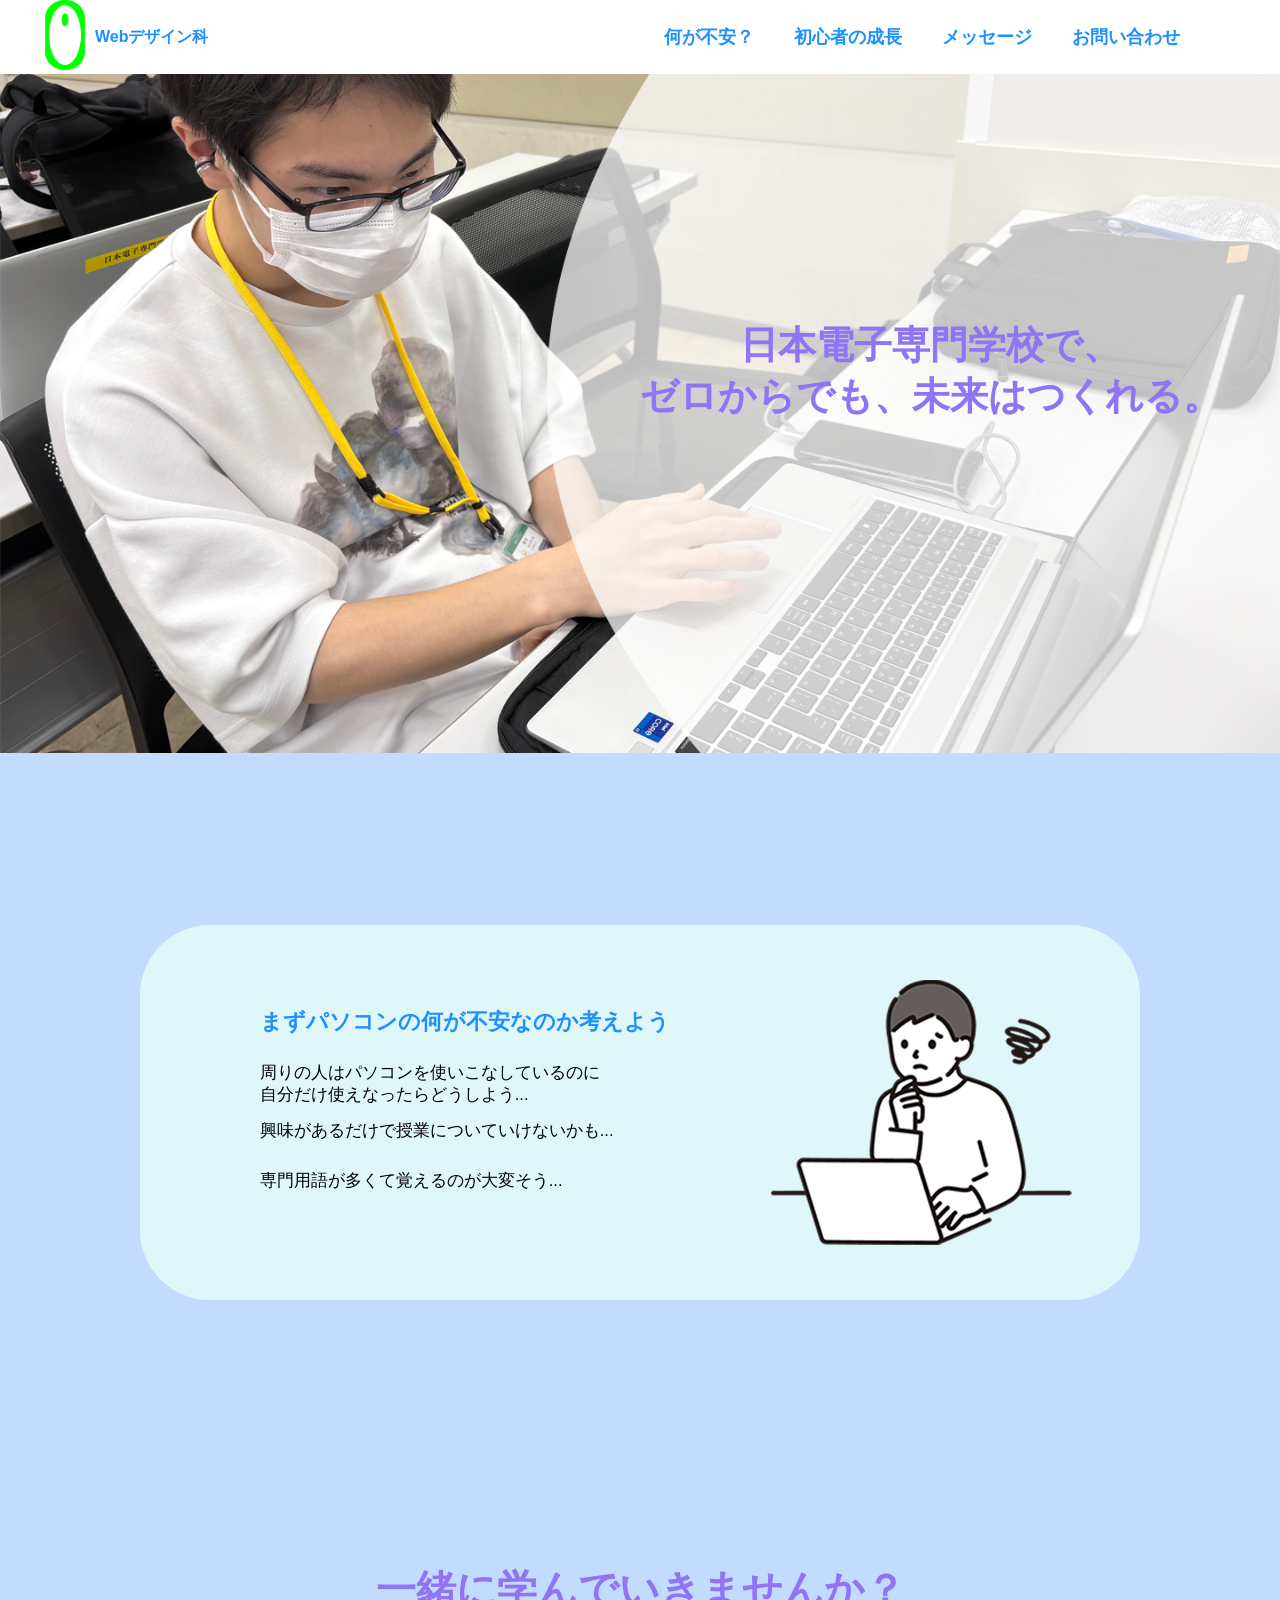
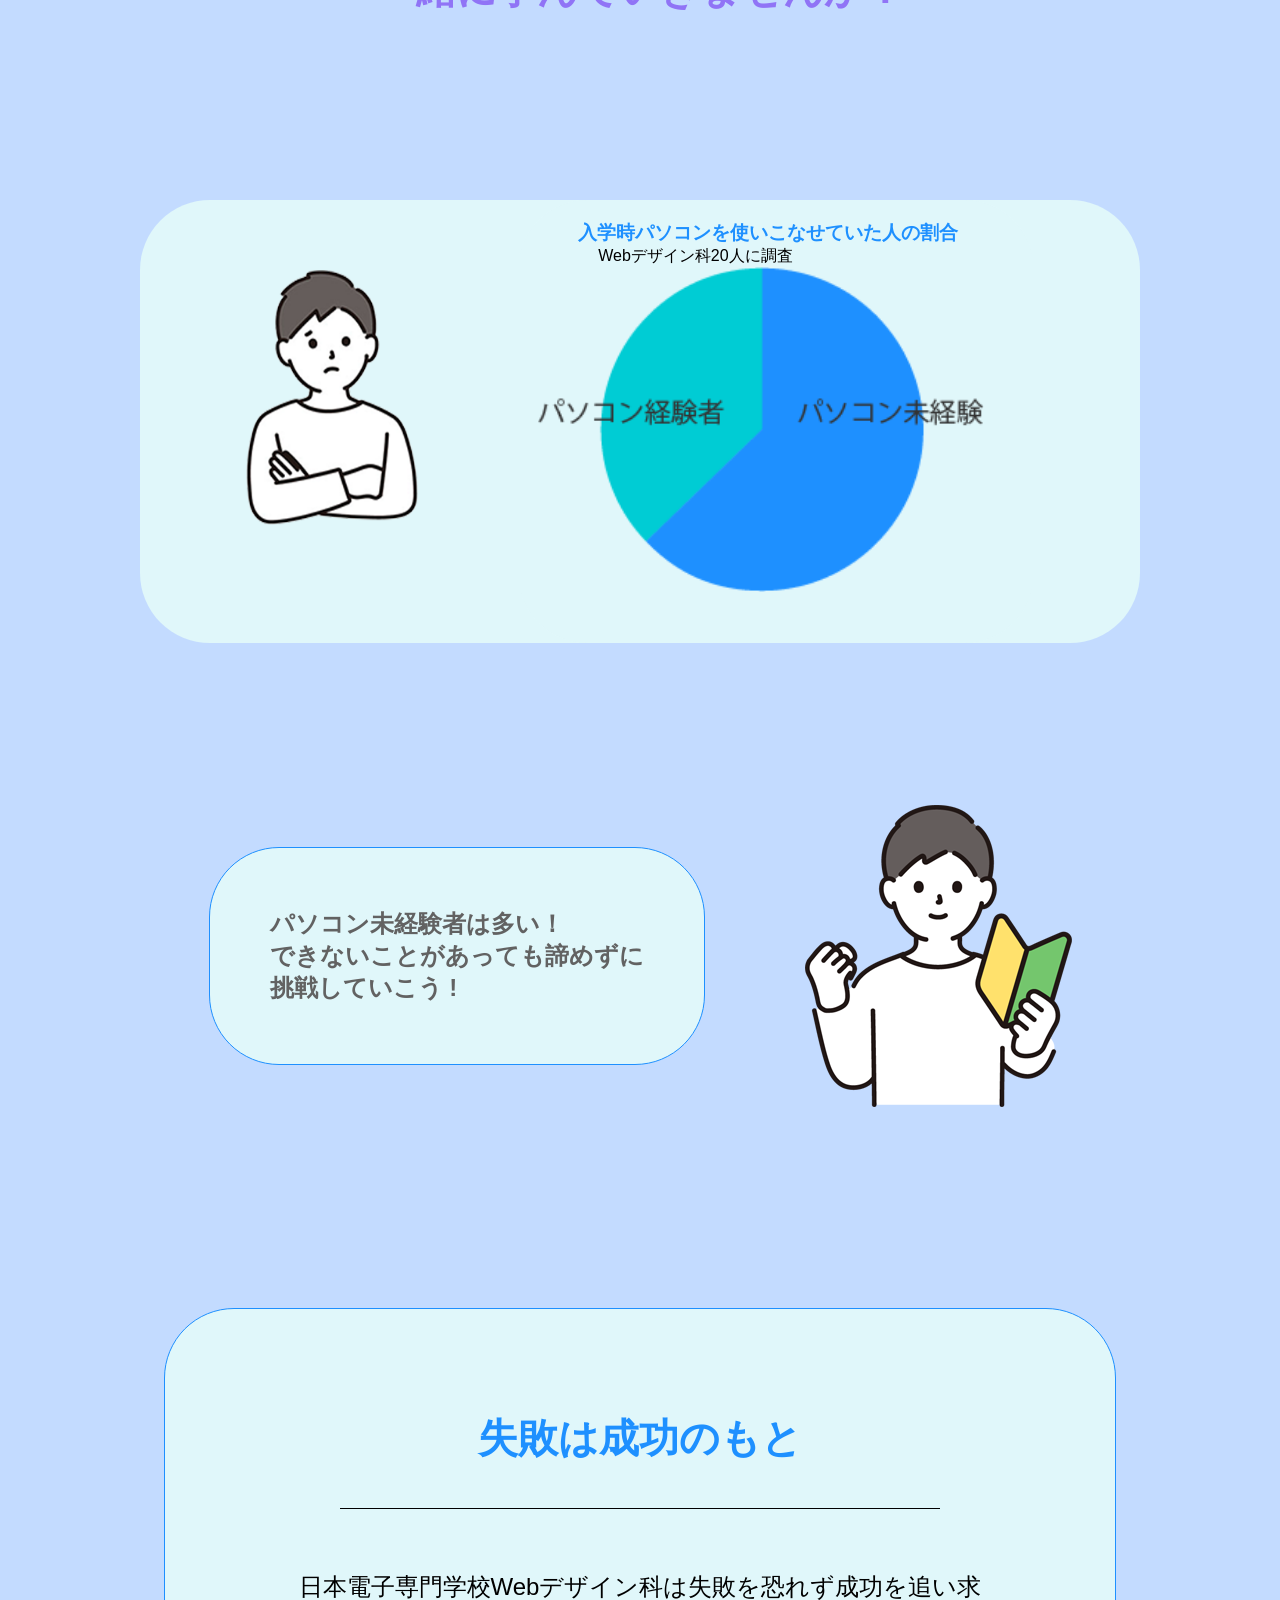
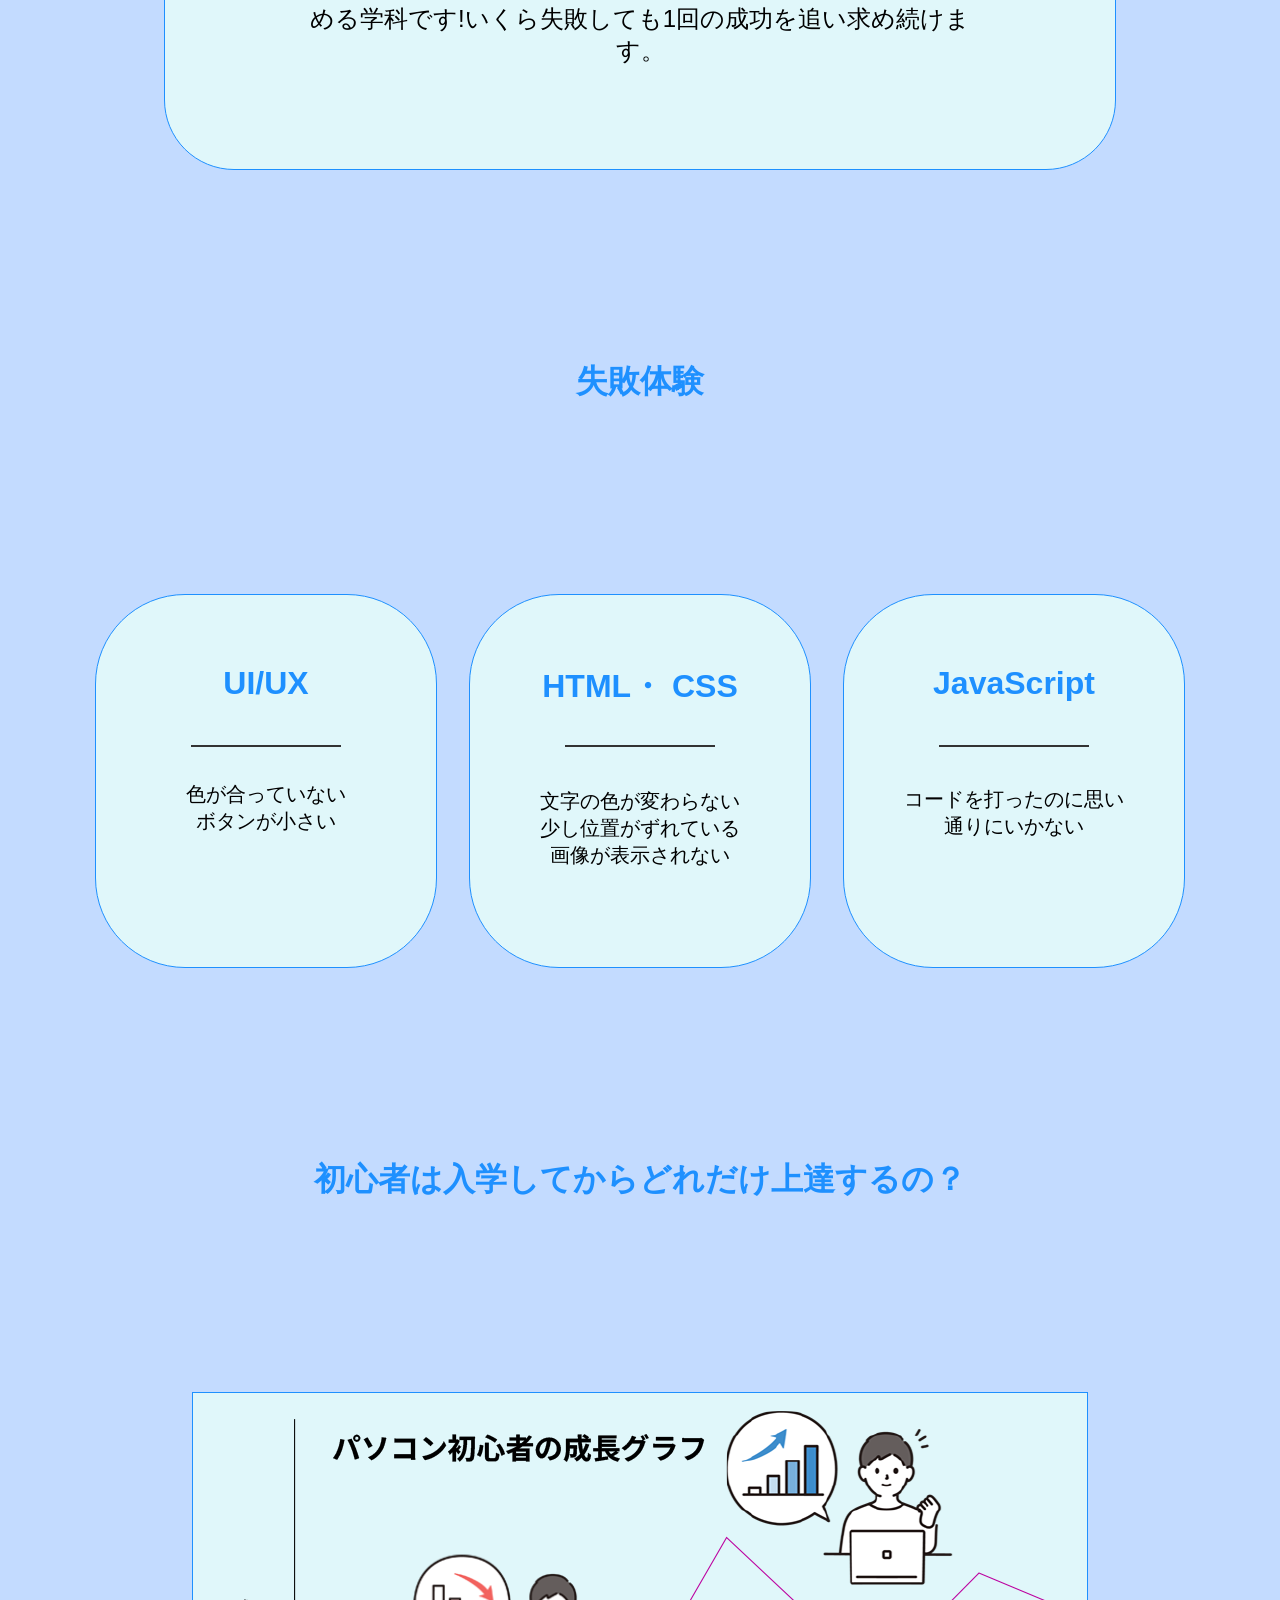
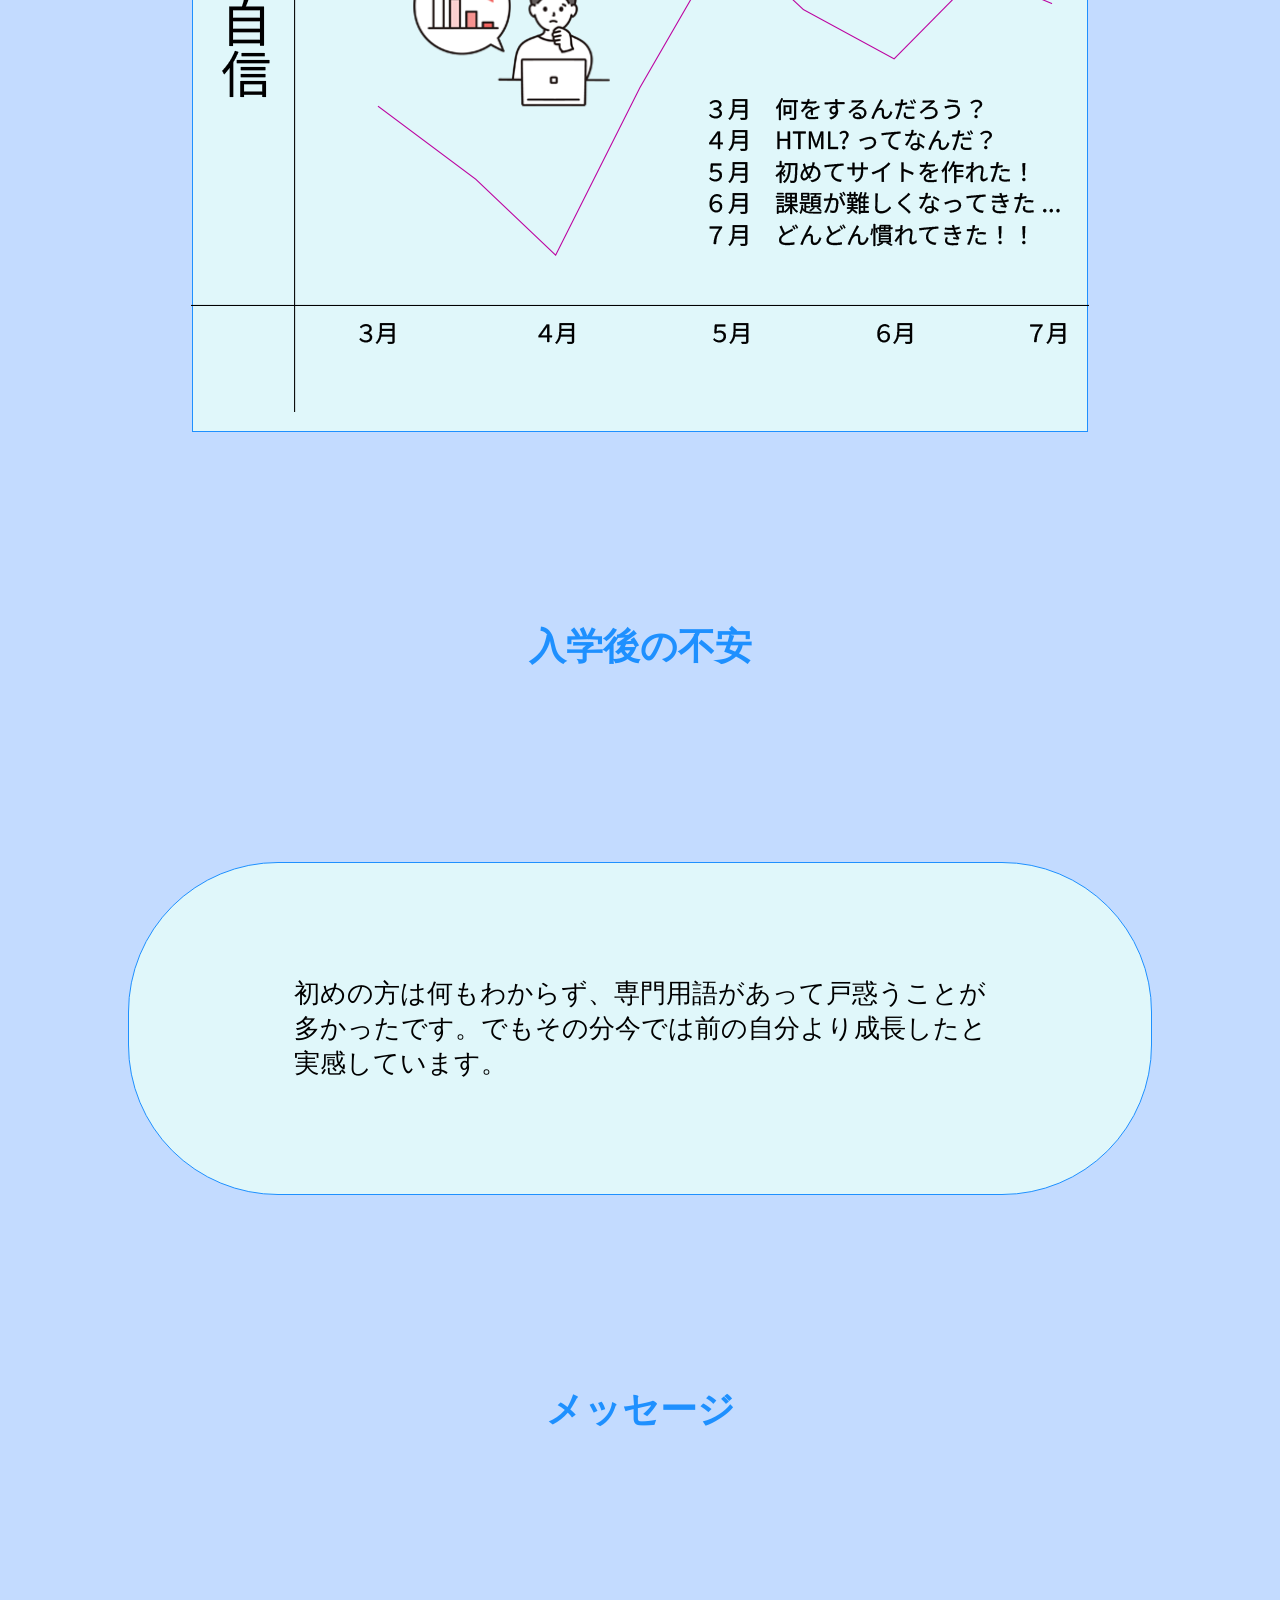
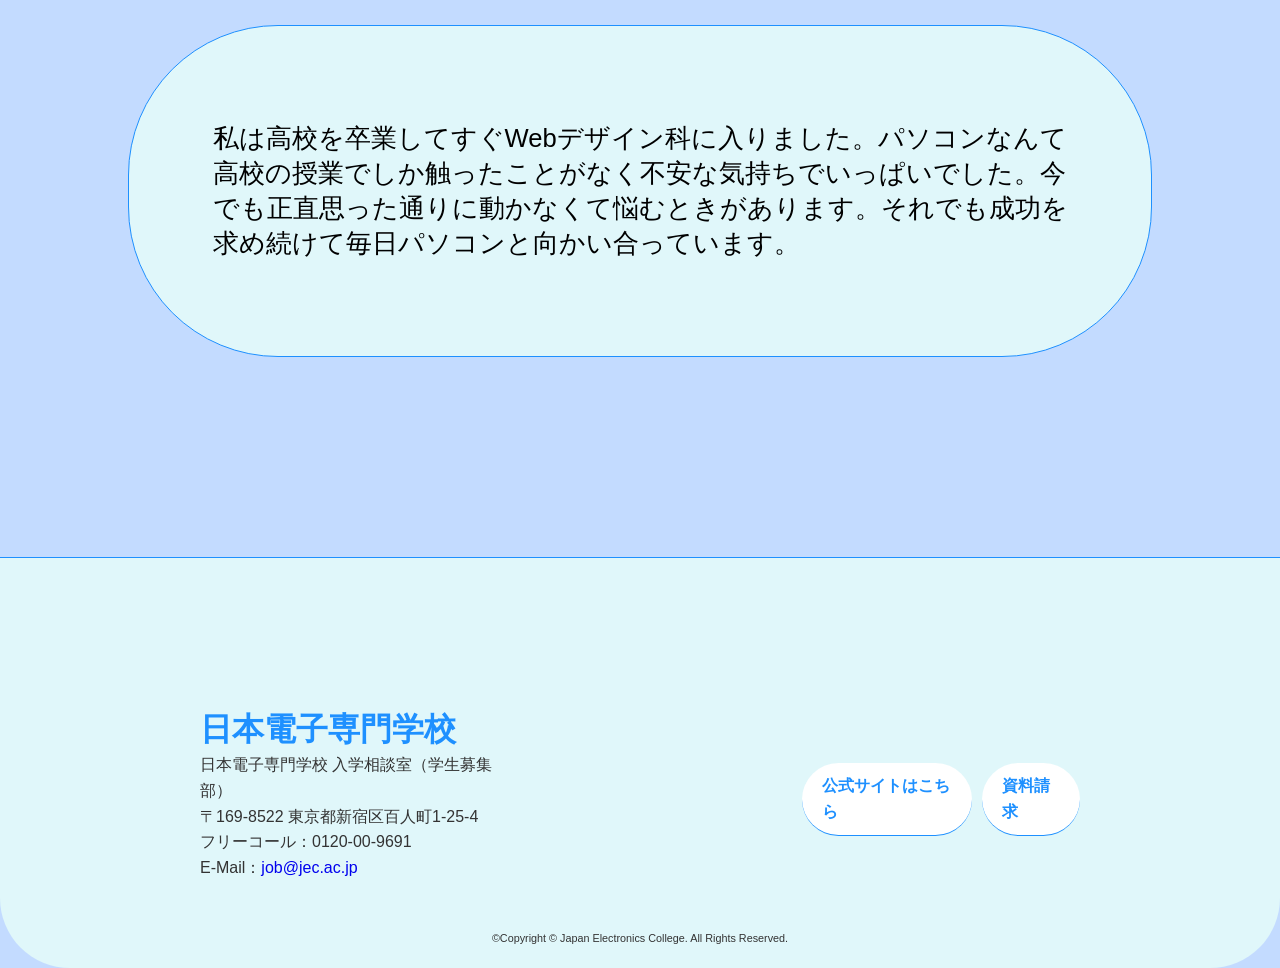
<file: 前期課題vsc 2/index.html>
<!doctype html>
<html lang="ja">
  <head>
    <meta charset="UTF-8" />
    <meta name="viewport" content="width=device-width, initial-scale=1.0" />
    <title>パソコン教室</title>
    <link rel="stylesheet" href="css/style.css" />
    <script src="js/script.js" defer></script>
  </head>

  <body>
    <header>
      <div class="header-inner">
        <div class="logo-wrapper">
          <ul>
            <li><img src="img/ロゴ-1.png" alt="マウスのロゴ" /></li>
            <li class="logo-label">Webデザイン科</li>
          </ul>
        </div>

        <nav class="nav">
          <ul>
            <li><a href="#about1">何が不安？</a></li>
            <li><a href="#about2">初心者の成長</a></li>
            <li><a href="#about3">メッセージ</a></li>
            <li><a href="#about4">お問い合わせ</a></li>
          </ul>
        </nav>
      </div>
    </header>

    <main>
      <div class="mv">
        <div class="ttl">
          <img src="img/fv.png" alt="メインビジュアル画像" />
          <div class="ttl-text">
            <p>
              <span class="ttl-accent"
                >日本電子専門学校で、<br>
                 ゼロからでも、未来はつくれる。</span
              ><br />
            </p>
          </div>
        </div>
      </div>

      <section id="about1">
        <div class="inner">
          <div class="nm1">
            <h3>まずパソコンの何が不安なのか考えよう</h3>
            <p>
              周りの人はパソコンを使いこなしているのに<br class="mawari" />
              自分だけ使えなったらどうしよう...<br />
              <span
                >興味があるだけで授業についていけないかも...<br />
                専門用語が多くて覚えるのが大変そう... </span
              ><br />
            </p>
          </div>
          <img src="img/11829_color.png" alt="パソコンで悩む人" />
        </div>
      </section>

      <div class="ttl3">
        <h2>一緒に学んでいきませんか？</h2>
      </div>

      <section>
        <div class="inner2">
          <img src="img/7672_color.png" alt="腕を組んで悩む人" />
          <div class="nm2">
            <h3>入学時パソコンを使いこなせていた人の割合</h3>
            <p>Webデザイン科20人に調査</p>
            <img src="img/Gruff.png" alt="グラフ" />
          </div>
        </div>
      </section>

      <section>
        <div class="paso">
          <div class="inner3">
            <p>
              パソコン未経験者は多い！<br/>
              できないことがあっても諦めずに<br/>
              挑戦していこう !
            </p>
          </div>
          <img src="img/21624_color.png" alt="初心者" />
        </div>
      </section>

      <section>
        <div class="success">
          <div class="inner4">
            <h2>失敗は成功のもと</h2>
          </div>
          <p>
            日本電子専門学校Webデザイン科は失敗を恐れず成功を追い求める学科です!いくら失敗しても1回の成功を追い求め続けます。
          </p>
        </div>
      </section>

      <section>
        <div class="failure">
          <h2>失敗体験</h2>
        </div>
        <div class="common">
          <section class="sub nm1">
            <h3>UI/UX</h3>
            <ul>
              <li>色が合っていない</li>
              <li>ボタンが小さい</li>
            </ul>
          </section>

          <section class="sub nm2">
            <h3>HTML・ CSS</h3>
            <ul>
              <li>文字の色が変わらない</li>
              <li>少し位置がずれている</li>
              <li>画像が表示されない</li>
            </ul>
          </section>

          <section class="sub nm3">
            <h3>JavaScript</h3>
            <ul>
              <li>コードを打ったのに思い</li>
              <li>通りにいかない</li>
            </ul>
          </section>
        </div>
      </section>

      <div id="about2">
        <h3>初心者は入学してからどれだけ上達するの？</h3>
      </div>

      <div class="growth-chart">
        <img
          src="img/折れ線グラフ.png"
          alt="Webデザイン科学生の成長を示す折れ線グラフ"
        />
      </div>

      <div class="growth-after-heading">
        <h3>入学後の不安</h3>
      </div>

      <div class="growth-comment">
        <p>
          初めの方は何もわからず、専門用語があって戸惑うことが<br />
          多かったです。でもその分今では前の自分より成長したと<br />
          実感しています。<br />
        </p>
      </div>

      <div id="about3">
        <h3>メッセージ</h3>
      </div>

      <div class="message-body">
        <p>
          私は高校を卒業してすぐWebデザイン科に入りました。パソコンなんて<br />
          高校の授業でしか触ったことがなく不安な気持ちでいっぱいでした。今<br />
          でも正直思った通りに動かなくて悩むときがあります。それでも成功を<br />
          求め続けて毎日パソコンと向かい合っています。<br />
        </p>
      </div>
    </main>

    <footer id="about4">
      <div class="footer-content">
        <div>
          <h3>日本電子専門学校</h3>
          <p>
            日本電子専門学校 入学相談室（学生募集部）<br />
            〒169-8522 東京都新宿区百人町1-25-4<br />
            フリーコール：0120-00-9691<br />
            E-Mail：<a href="mailto:job@jec.ac.jp">job@jec.ac.jp</a>
          </p>
        </div>
        <p class="footer-links">
          <a href="https://www.jec.ac.jp/request-info" class="request-link"
            >公式サイトはこちら</a
          >
          <a href="https://www.jec.ac.jp/request/" class="request-link2"
            >資料請求</a
          >
        </p>
      </div>
      <p class="footer-copyright">
        &copy;Copyright © Japan Electronics College. All Rights Reserved.
      </p>
      <button id="scrollTopBtn">↑</button>
    </footer>
  </body>
</html>
</file>
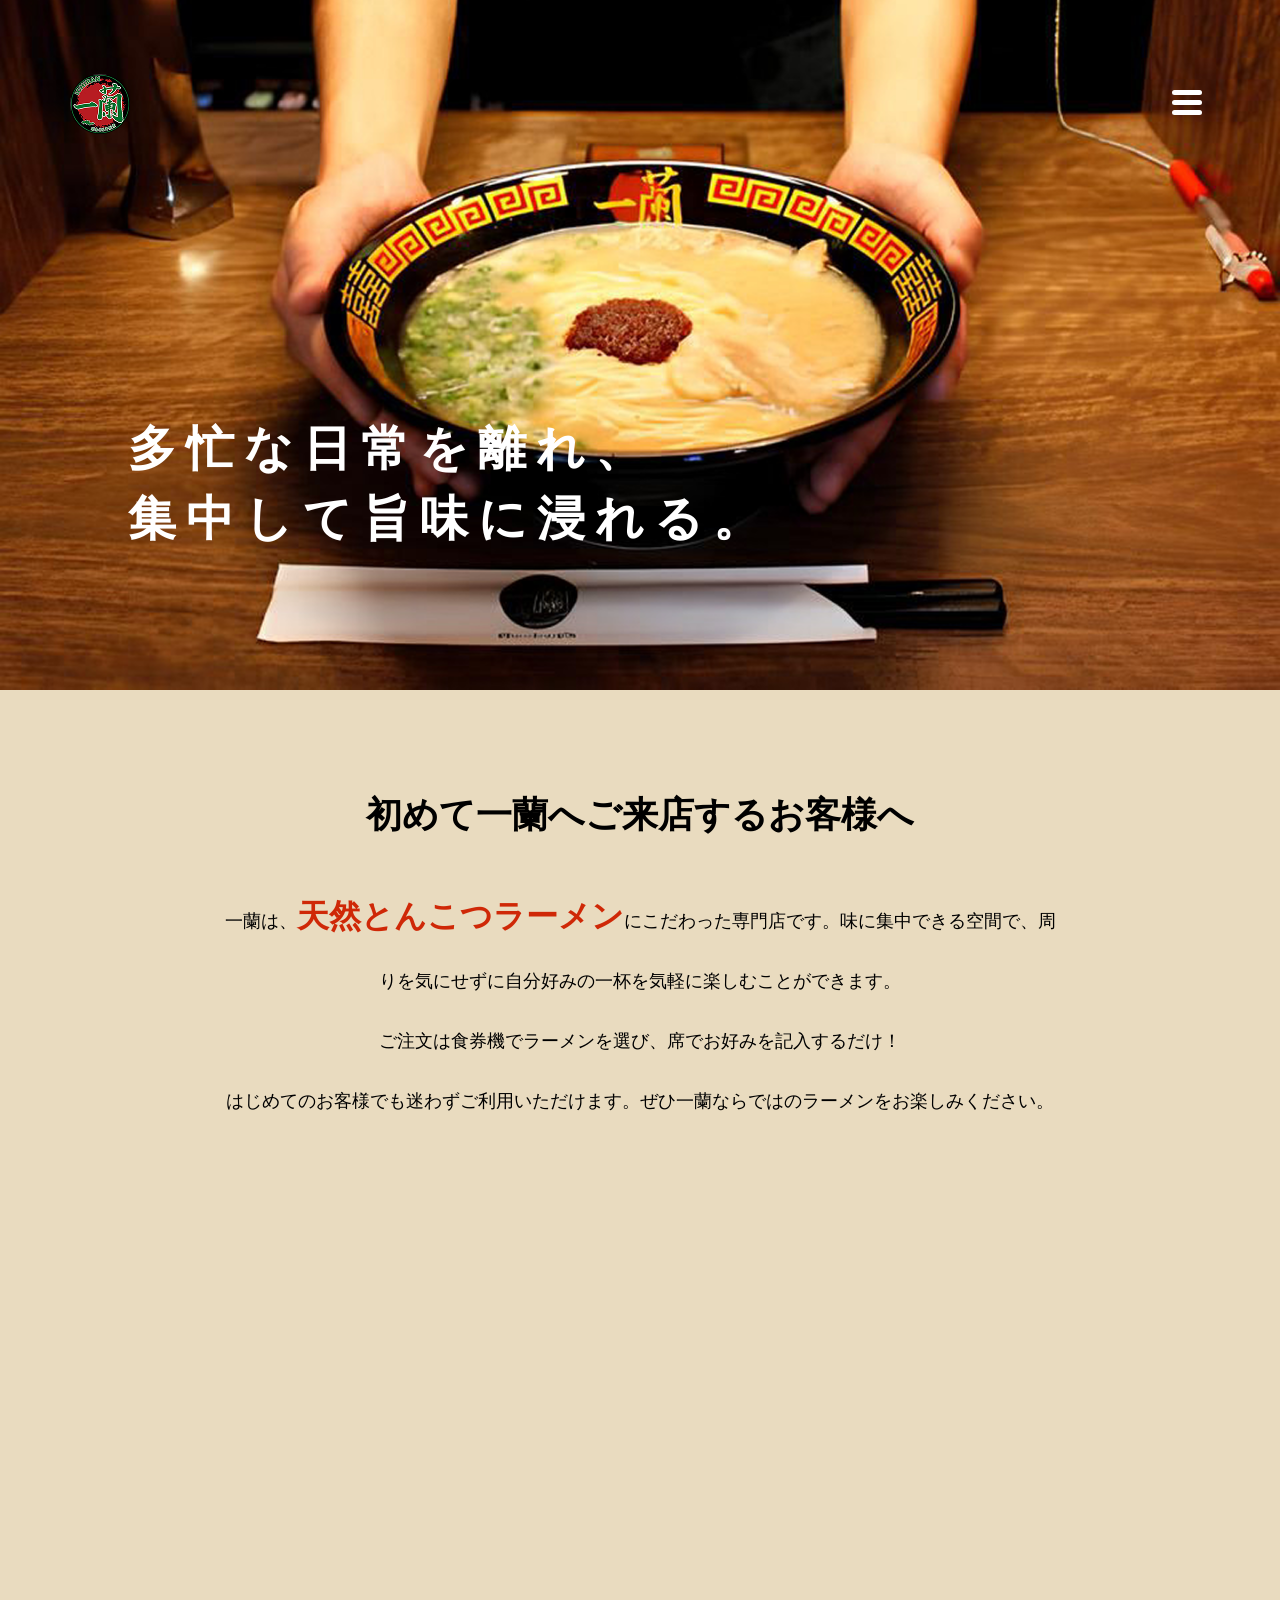
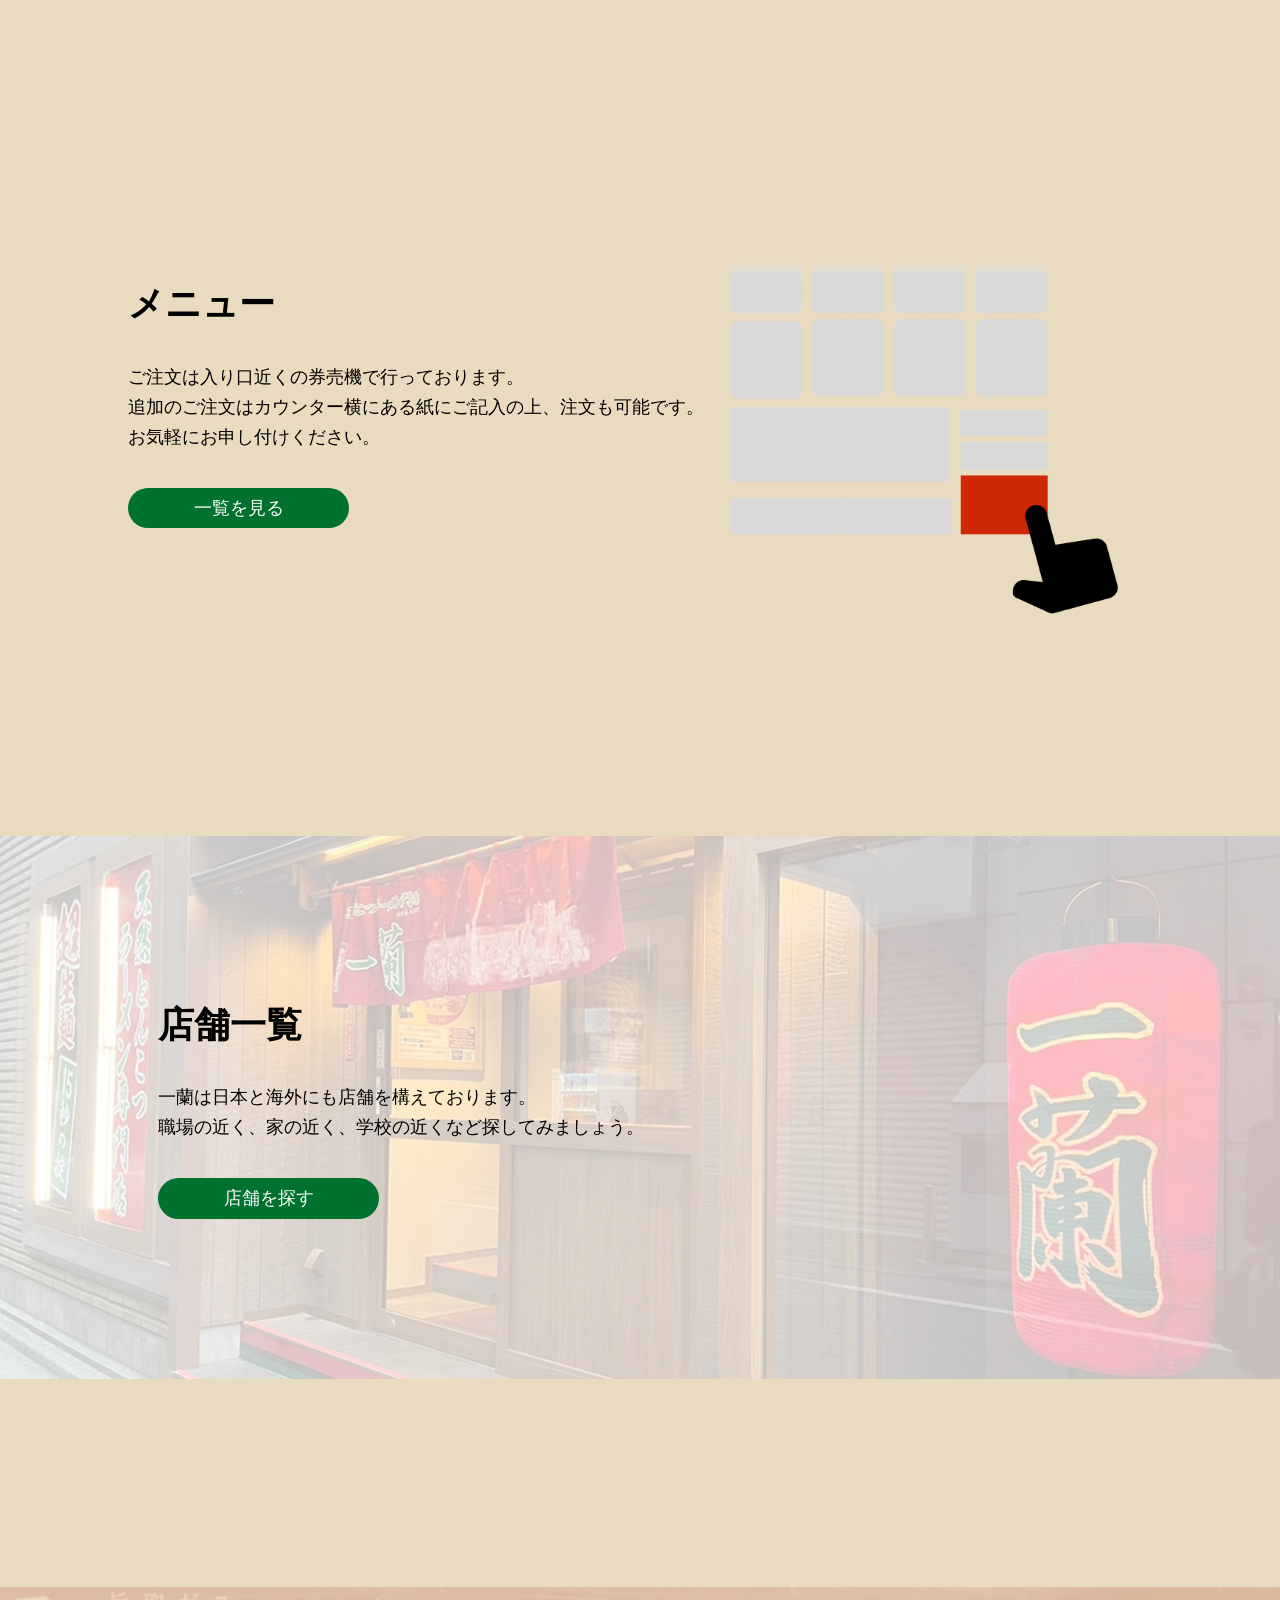
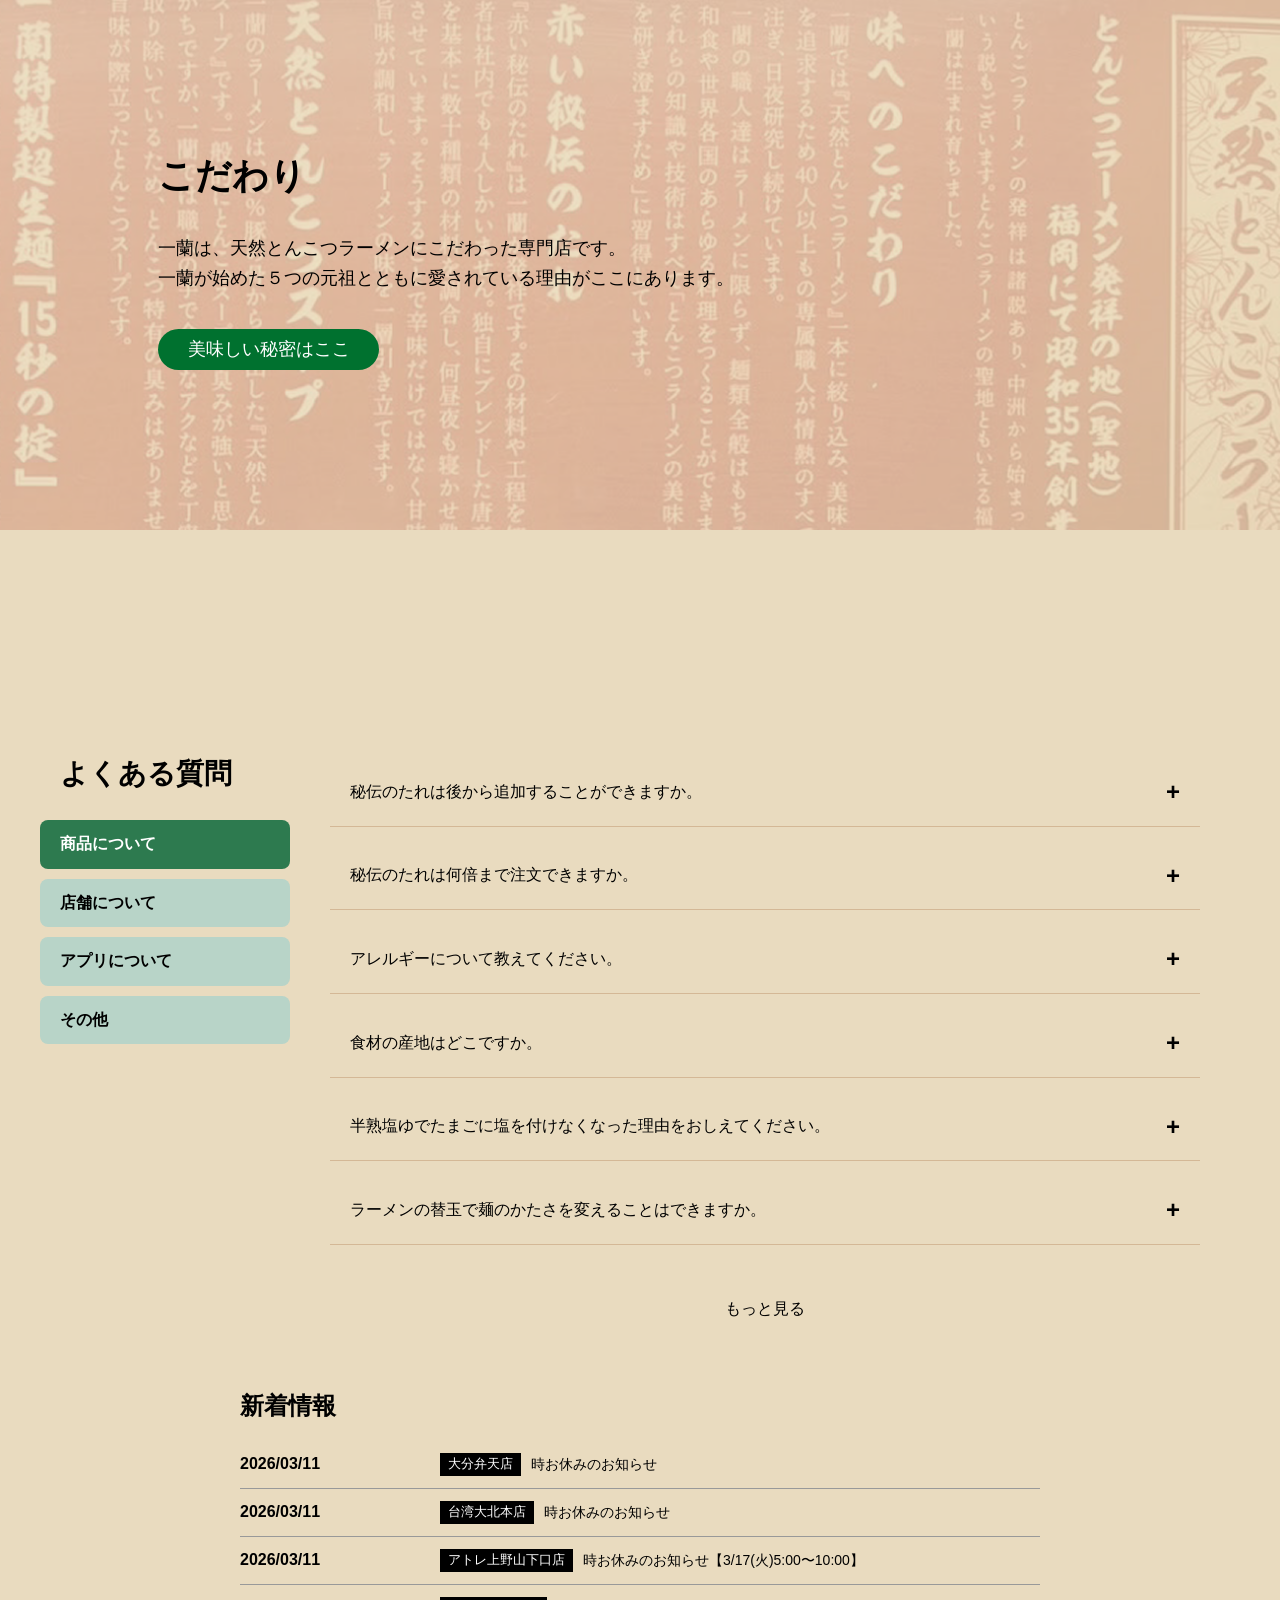
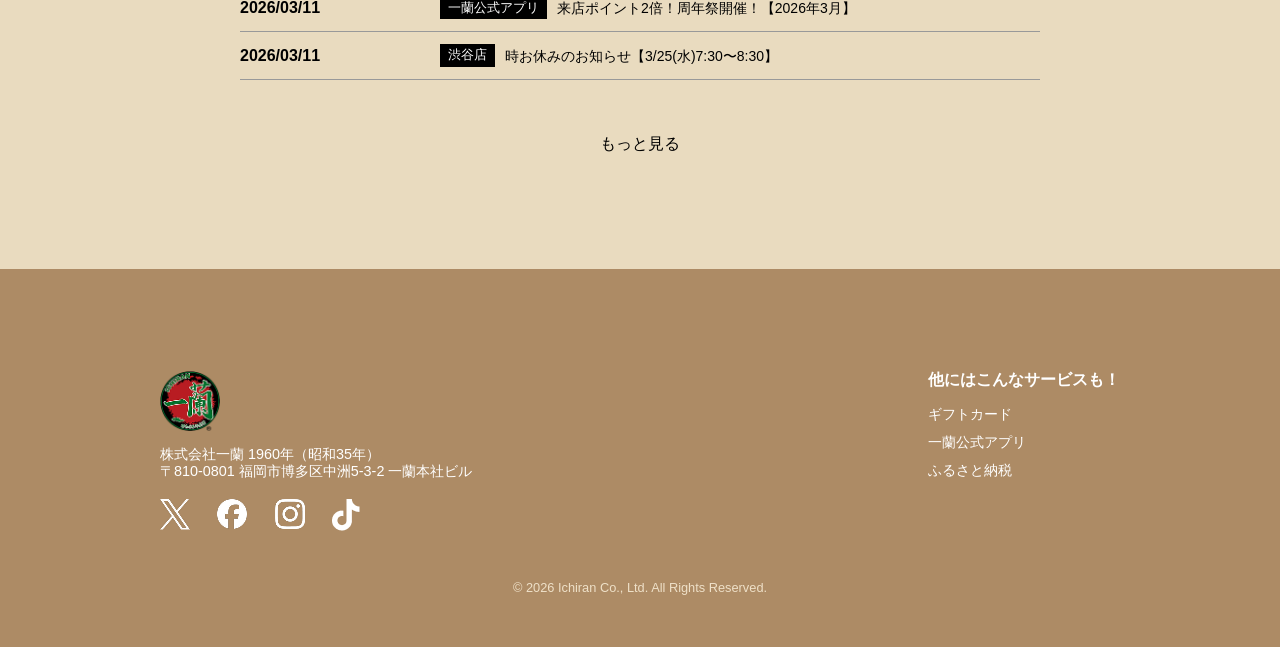
<file: works/Ichiran_Renewal/index.html>
<!doctype html>
<html lang="ja">
  <head>
    <meta charset="UTF-8" />
    <meta name="viewport" content="width=device-width, initial-scale=1.0" />
    <title>一蘭</title>
    <link rel="stylesheet" href="css/main.css" />
    <link rel="stylesheet" href="css/destyle.css" />
    <link rel="stylesheet" href="css/common.css" />
    <script src="js/main.js" defer></script>
    <link
      href="https://fonts.googleapis.com/css2?family=Tsukimi+Rounded&display=swap"
      rel="stylesheet"
    />
  </head>

  <body>
    <header class="header-wrapper">
      <h1>
        <a href="index.html"><img src="img/Ellipse 14.png" alt="ロゴ" /></a>
      </h1>

      
        <button class="hamburger" id="hamburger" aria-label="メニューを開く">
          <span></span>
          <span></span>
          <span></span>
        </button>

        <div class="nav-warp" id="nav-warp">
        <nav class="nav" id="nav">
          <ul>
            <li><a href="index.html#first">初めてのお客様へ</a></li>
            <li><a href="01menu/index.html">メニュー</a></li>
            <li><a href="02shop/index.html">店舗検索</a></li>
            <li><a href="04concept/index.html">こだわり</a></li>
            <li><a href="#question">よくある質問</a></li>
            <li><a href="#news">新着情報</a></li>
          </ul>
        </nav>
      </div>

       <div class="nav-overlay" id="nav-overlay"></div>
    </header>

    <main>
      <section class="fv">
        <img src="img/tempImageSHlapt 1.png" alt="背景画像" />
        <div class="ttl">
          <h1>多忙な日常を離れ、<br />集中して旨味に浸れる。</h1>
        </div>
      </section>

      <section id="first">
        <h2>初めて一蘭へご来店するお客様へ</h2>
        <p>
          一蘭は、<span>天然とんこつラーメン</span>にこだわった専門店です。味に集中できる空間で、周りを気にせずに自分好みの一杯を気軽に楽しむことができます。
        </p>
        <p>ご注文は食券機でラーメンを選び、席でお好みを記入するだけ！</p>
        <p>
          はじめてのお客様でも迷わずご利用いただけます。ぜひ一蘭ならではのラーメンをお楽しみください。
        </p>
      </section>

      <section class="movie">
        <iframe
          width="1455"
          height="818"
          src="https://www.youtube.com/embed/htTpQq34aHc"
          title="【一蘭公式】初めて一蘭へご来店のお客様へ【ご利用のご案内】"
          frameborder="0"
          allow="
            accelerometer;
            autoplay;
            clipboard-write;
            encrypted-media;
            gyroscope;
            picture-in-picture;
            web-share;
          "
          referrerpolicy="strict-origin-when-cross-origin"
          allowfullscreen
        ></iframe>
      </section>

      <section id="menu">
        <div class="menu-text">
          <h2>メニュー</h2>
          <p>
            ご注文は入り口近くの券売機で行っております。<br />
            追加のご注文はカウンター横にある紙にご記入の上、注文も可能です。
            お気軽にお申し付けください。
          </p>
          <button><a href="01menu/index.html">一覧を見る</a></button>
        </div>

        <div class="hands"></div>
      </section>

      <section class="shop">
        <div class="shop-img"></div>
        <div class="shop-text">
          <h2>店舗一覧</h2>
          <p>
            一蘭は日本と海外にも店舗を構えております。<br />
            職場の近く、家の近く、学校の近くなど探してみましょう。
          </p>
          <button><a href="02shop/index.html">店舗を探す</a></button>
        </div>
      </section>

      <section class="commitment">
        <div class="commitment-img"></div>
        <div class="commitment-text">
          <h2>こだわり</h2>
          <p>
            一蘭は、天然とんこつラーメンにこだわった専門店です。<br />
            一蘭が始めた５つの元祖とともに愛されている理由がここにあります。
          </p>
          <button><a href="04concept/index.html">美味しい秘密はここ</a></button>
        </div>
      </section>

      <section id="question">
        <div class="faq-section">
          <!-- 左側：カテゴリー -->
          <div class="faq-sidebar">
            <h2 class="faq-title">よくある質問</h2>
            <button class="category-btn active">商品について</button>
            <button class="category-btn inactive">店舗について</button>
            <button class="category-btn inactive">アプリについて</button>
            <button class="category-btn inactive">その他</button>
          </div>
          <div class="faq-content">
            <div class="faq-item">
              <button class="faq-question">
                <span>秘伝のたれは後から追加することができますか。</span>
                <span class="faq-icon">+</span>
              </button>
              <div class="faq-answer">
                <p>
                  はい、秘伝のたれは後から追加することができます。店員にお申し付けください。
                </p>
              </div>
            </div>

            <div class="faq-item">
              <button class="faq-question">
                <span>秘伝のたれは何倍まで注文できますか。</span>
                <span class="faq-icon">+</span>
              </button>
              <div class="faq-answer">
                <p>秘伝のたれは最大で5倍までご注文いただけます。</p>
              </div>
            </div>

            <div class="faq-item">
              <button class="faq-question">
                <span>アレルギーについて教えてください。</span>
                <span class="faq-icon">+</span>
              </button>
              <div class="faq-answer">
                <p>
                  アレルギー情報は店頭メニュー、または店員にお尋ねください。主なアレルゲンは小麦、卵、乳製品です。
                </p>
              </div>
            </div>

            <div class="faq-item">
              <button class="faq-question">
                <span>食材の産地はどこですか。</span>
                <span class="faq-icon">+</span>
              </button>
              <div class="faq-answer">
                <p>
                  国産の新鮮な食材を使用しております。詳しくは店員にお問い合わせください。
                </p>
              </div>
            </div>

            <div class="faq-item">
              <button class="faq-question">
                <span
                  >半熟塩ゆでたまごに塩を付けなくなった理由をおしえてください。</span
                >
                <span class="faq-icon">+</span>
              </button>
              <div class="faq-answer">
                <p>
                  お客様からのご要望により、より素材の味を楽しんでいただけるよう塩なしでご提供することになりました。
                </p>
              </div>
            </div>

            <div class="faq-item">
              <button class="faq-question">
                <span
                  >ラーメンの替玉で麺のかたさを変えることはできますか。</span
                >
                <span class="faq-icon">+</span>
              </button>
              <div class="faq-answer">
                <p>
                  はい、替玉の際に麺のかたさをお選びいただけます。ご注文時にお申し付けください。
                </p>
              </div>
            </div>

            <button class="more-btn">もっと見る</button>
          </div>
        </div>
      </section>

      <section id="news">
        <h2 class="news-title">新着情報</h2>

        <ul class="news-list">
          <li class="news-item">
            <div class="news-date">2026/03/11</div>

            <div class="news-content">
              <span class="news-store">大分弁天店</span>
              <span class="news-text">時お休みのお知らせ</span>
            </div>
          </li>

          <li class="news-item">
            <div class="news-date">2026/03/11</div>

            <div class="news-content">
              <span class="news-store">台湾大北本店</span>
              <span class="news-text">時お休みのお知らせ</span>
            </div>
          </li>

          <li class="news-item">
            <div class="news-date">2026/03/11</div>

            <div class="news-content">
              <span class="news-store">アトレ上野山下口店</span>
              <span class="news-text"
                >時お休みのお知らせ【3/17(火)5:00〜10:00】</span
              >
            </div>
          </li>

          <li class="news-item">
            <div class="news-date">2026/03/11</div>

            <div class="news-content">
              <span class="news-store">一蘭公式アプリ</span>
              <span class="news-text"
                >来店ポイント2倍！周年祭開催！【2026年3月】</span
              >
            </div>
          </li>

          <li class="news-item">
            <div class="news-date">2026/03/11</div>

            <div class="news-content">
              <span class="news-store">渋谷店</span>
              <span class="news-text"
                >時お休みのお知らせ【3/25(水)7:30〜8:30】</span
              >
            </div>
          </li>
        </ul>

        <button class="more-btn">もっと見る</button>
      </section>
    </main>

    <footer class="main-footer">
    <div class="footer-inner">
        <div class="footer-logo-info">
            <img src="img/ichiran_logomark_r 1.png" alt="一蘭" class="footer-logo">
            <p>株式会社一蘭 1960年（昭和35年）<br>〒810-0801 福岡市博多区中洲5-3-2 一蘭本社ビル</p>
            <div class="sns-icons">
                <a href="https://x.com/ichiranjapan"><img src="img/logo-white 1.png" alt="Xへのリンク"></a>
                <a href="https://www.facebook.com/ramen.ichiran/"><img src="img/Facebook_Logo_Secondary 1.png" alt="Facebookへのリンク"></a>
                <a href="https://www.instagram.com/ichiran_jp/"><img src="img/Instagram_Glyph_White 1.png" alt="Instagramへのリンク"></a>
                <a href="https://www.tiktok.com/@ichiran_jp?lang=ja-JP"><img src="img/Vector.png" alt="tiktokへのリンク"></a>
            </div>
        </div>
        <div class="footer-links">
            <p class="links-title">他にはこんなサービスも！</p>
            <ul>
                <li><a href="https://ichiran.com/egift/egift.html">ギフトカード</a></li>
                <li><a href="https://ichiran.com/app/">一蘭公式アプリ</a></li>
                <li><a href="https://www.ichiranstore.com/shop/pages/furusato.aspx?srsltid=AfmBOorGtSmchoY0PyJqy1ocN3pturmhlnEnLXq8eq-LkHxbO0t6v19N&_gl=1*115bi4c*_gcl_au*MjAwMTAwMjMwOS4xNzcyNjI4MzI4*_ga*NDU0NzIxMDQ5LjE3NzI2MjgzMjg.*_ga_LECK3LEPYN*czE3NzU0MDM2ODckbzE2JGcxJHQxNzc1NDAzOTI4JGozOCRsMCRoMTI1NDgxMjYwNA..">ふるさと納税</a></li>
            </ul>
        </div>
    </div>
    <p class="copyright">© 2026 Ichiran Co., Ltd. All Rights Reserved.</p>
</footer>
  </body>
</html>
</file>
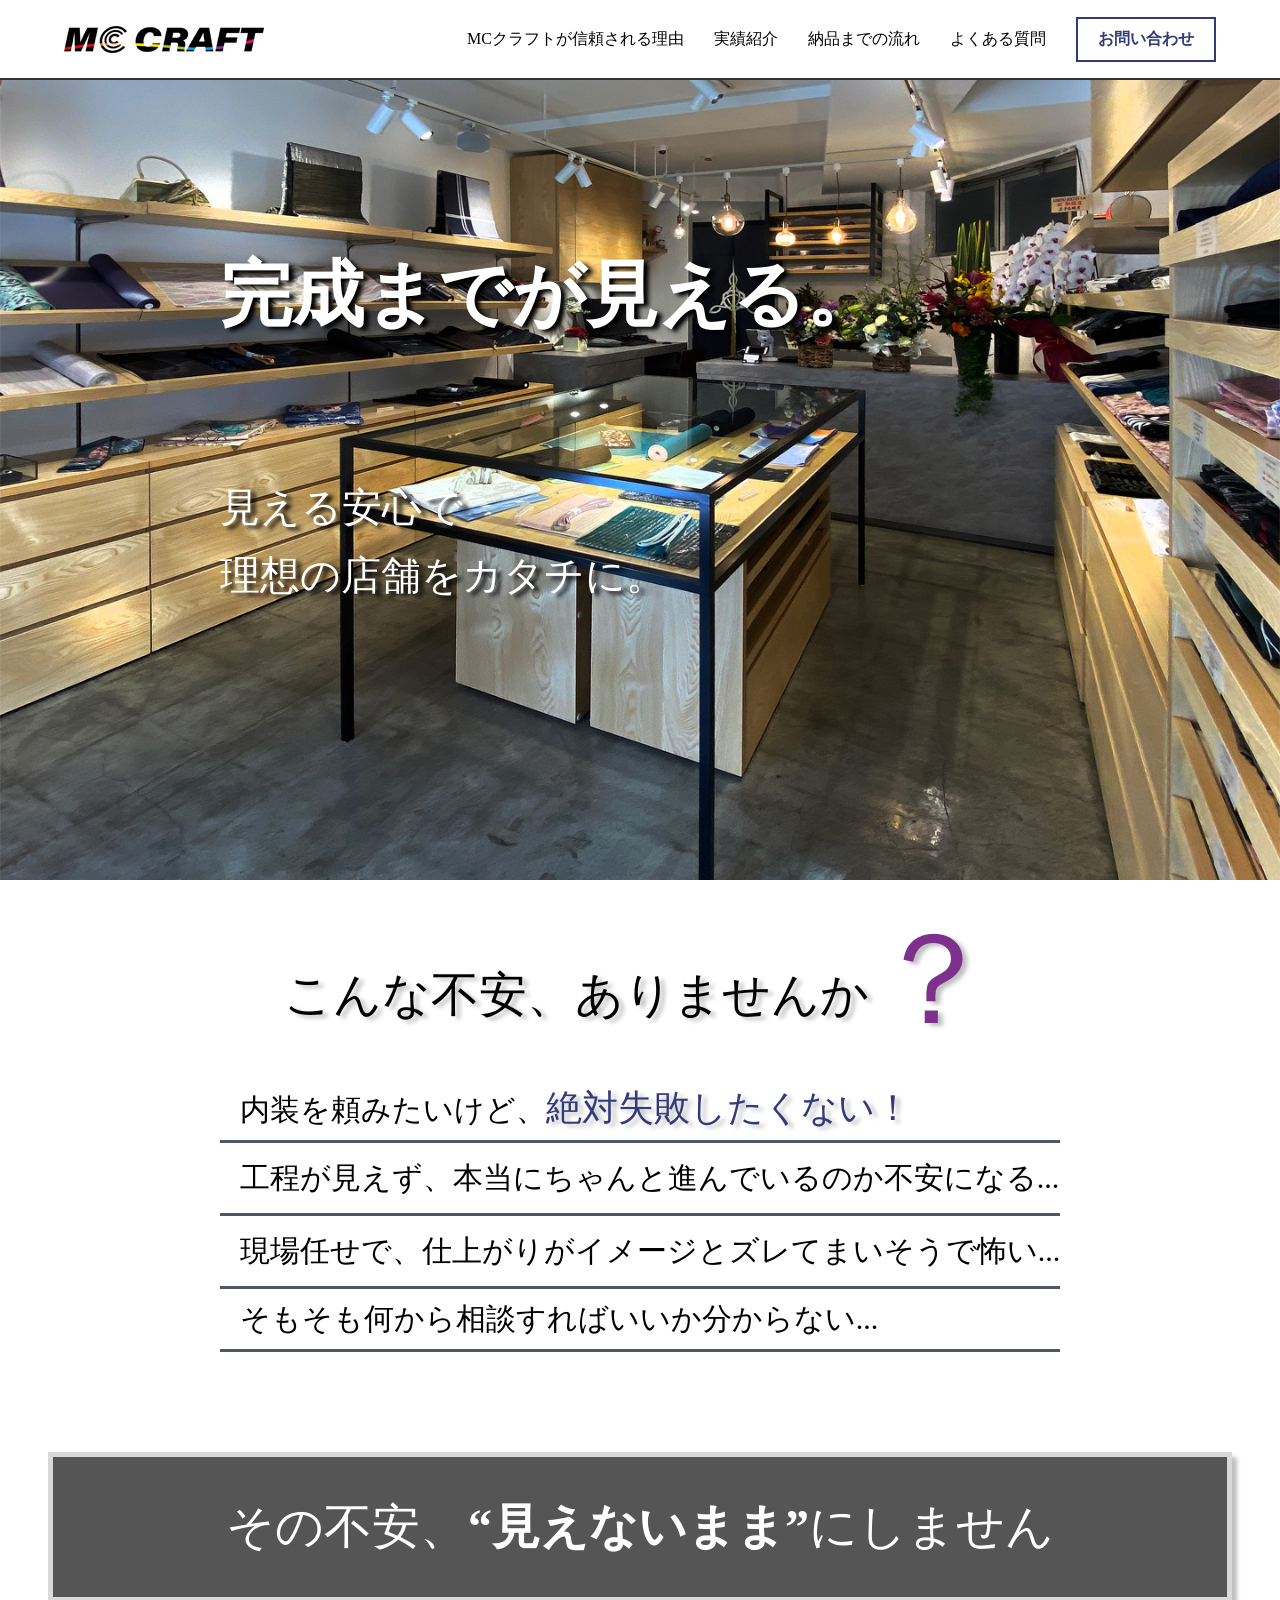
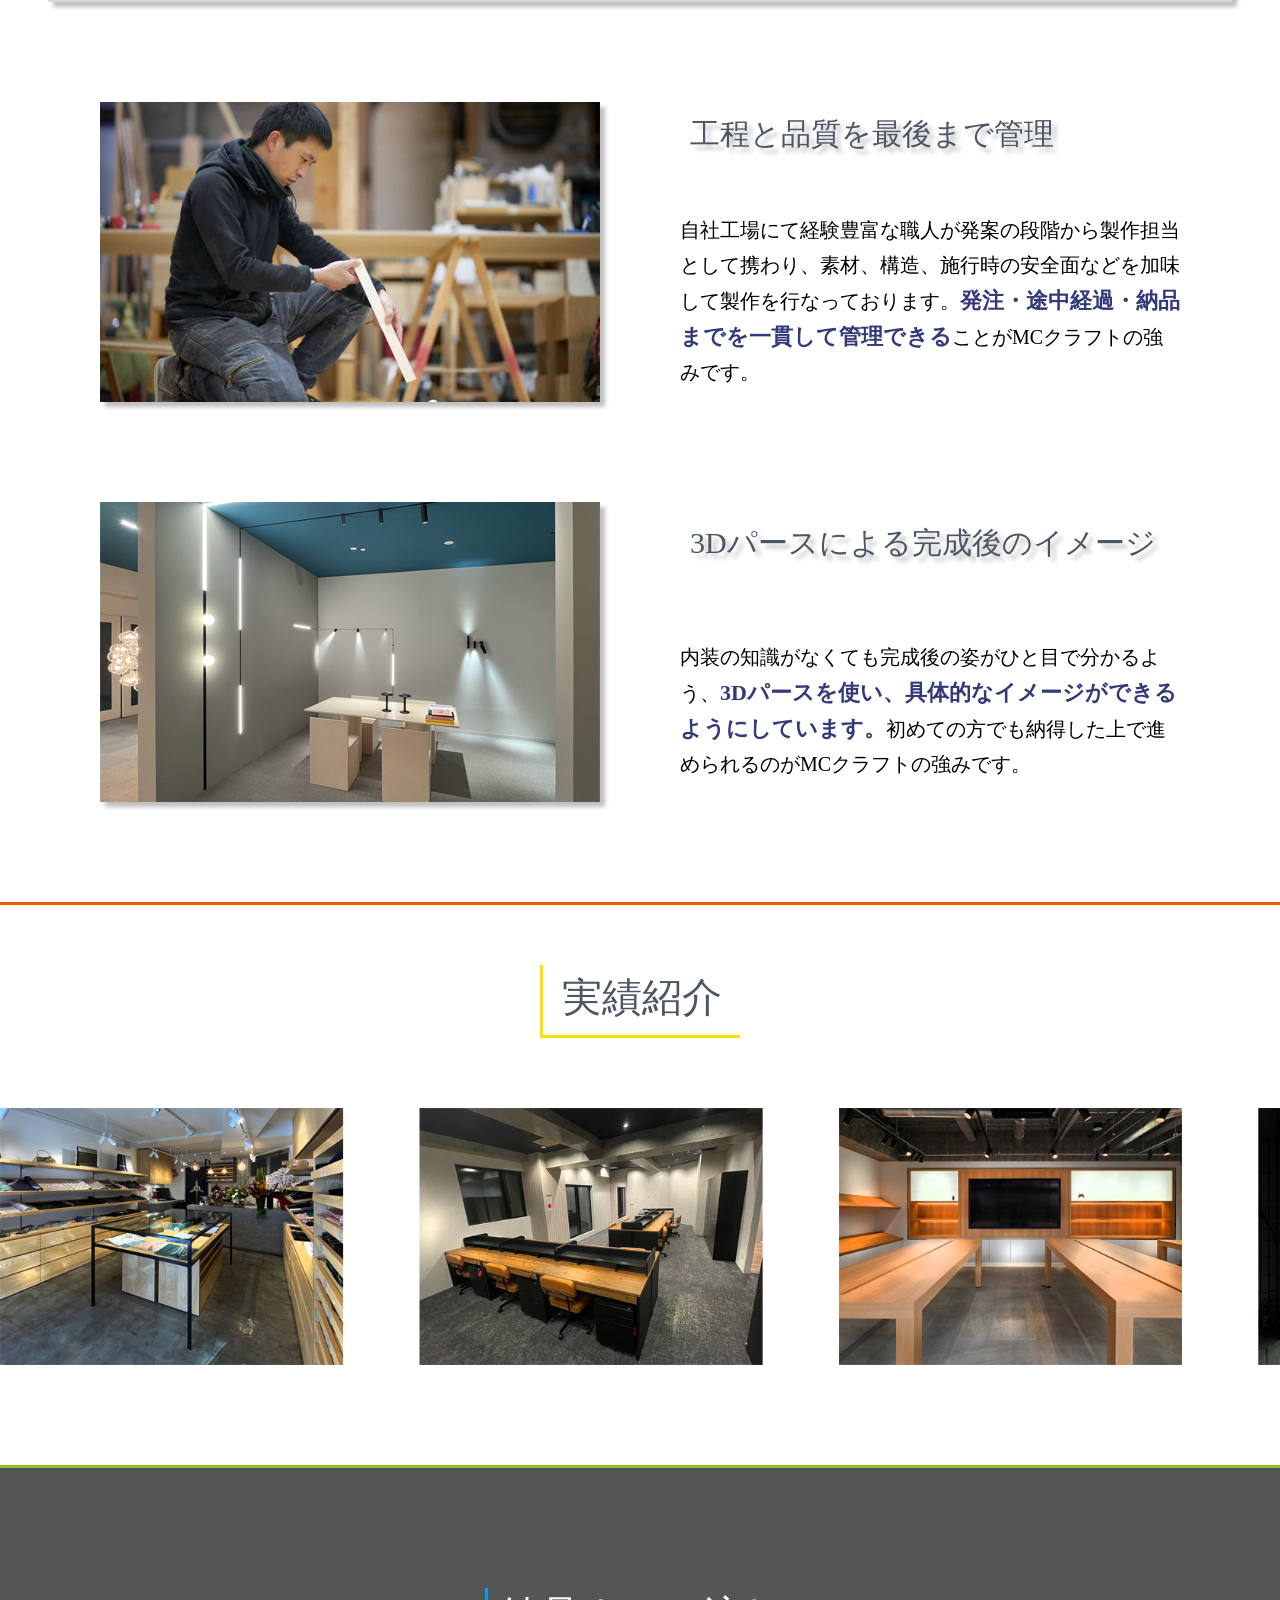
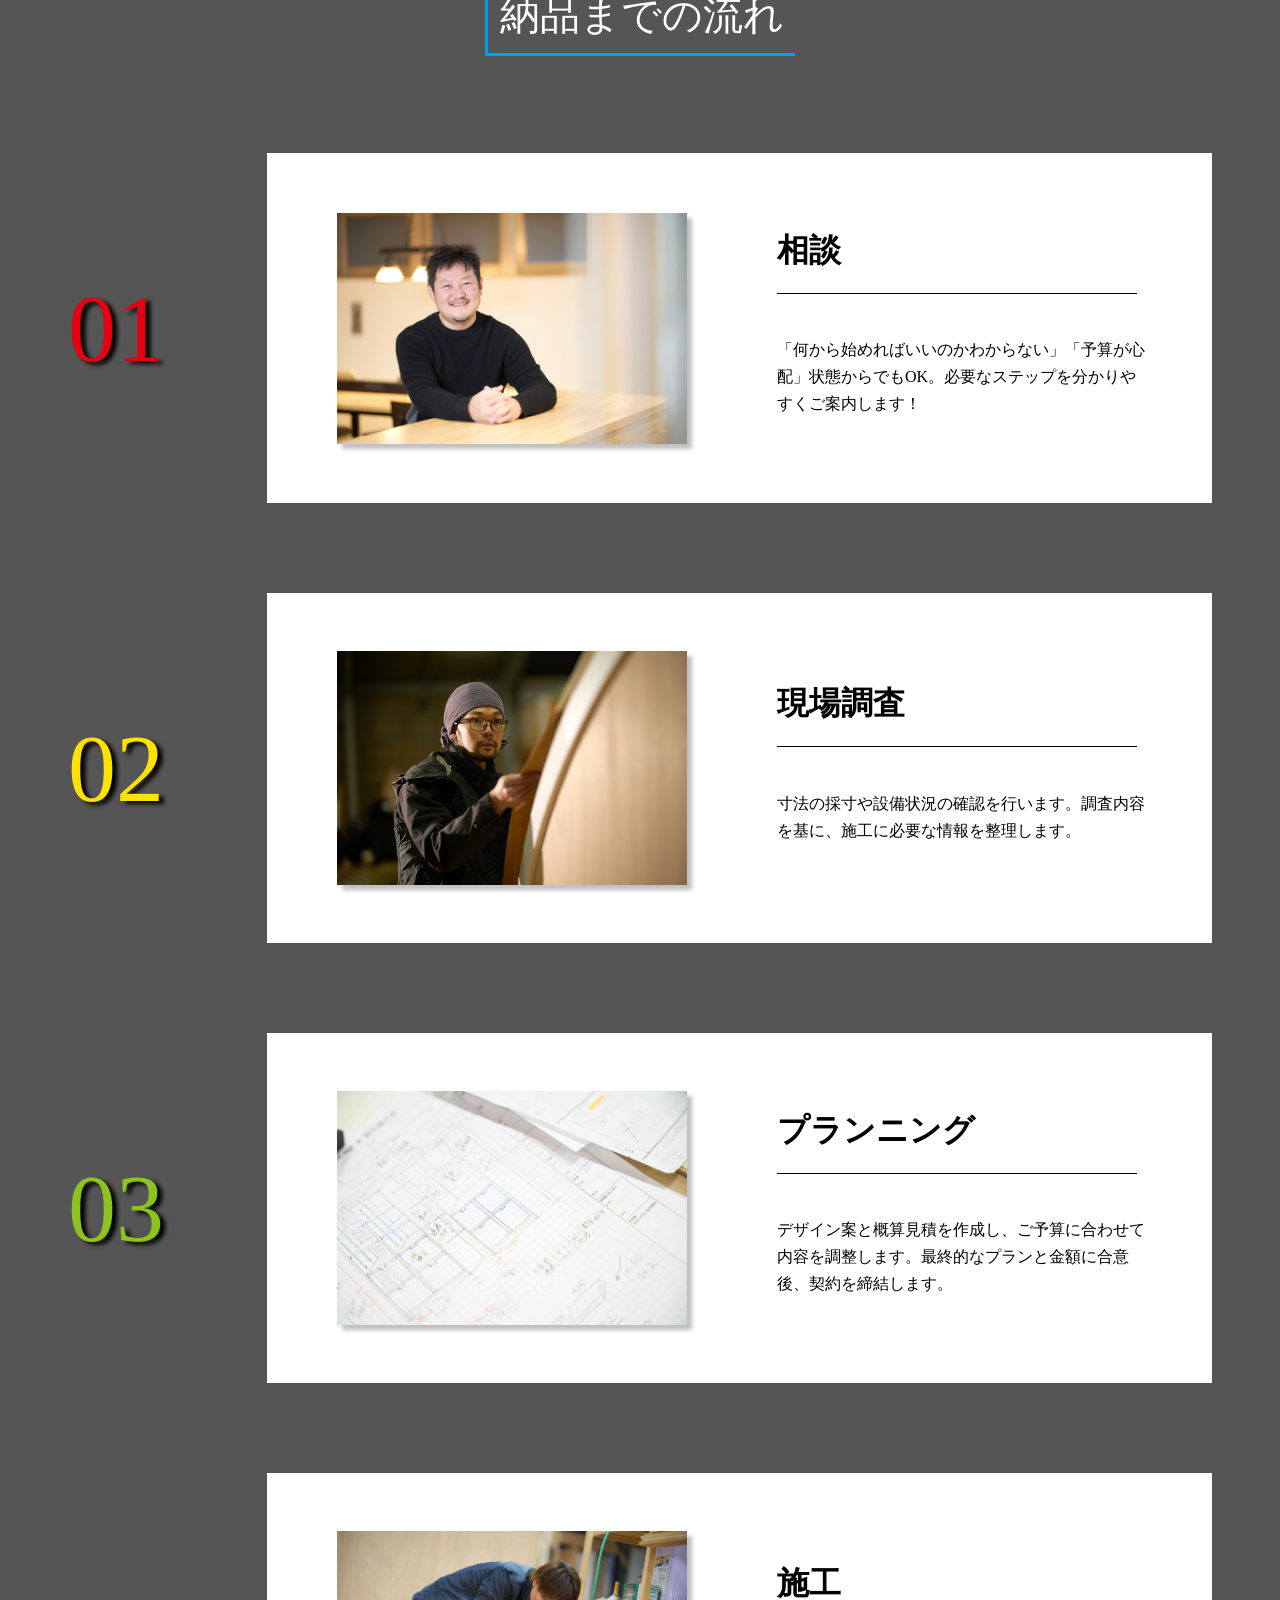
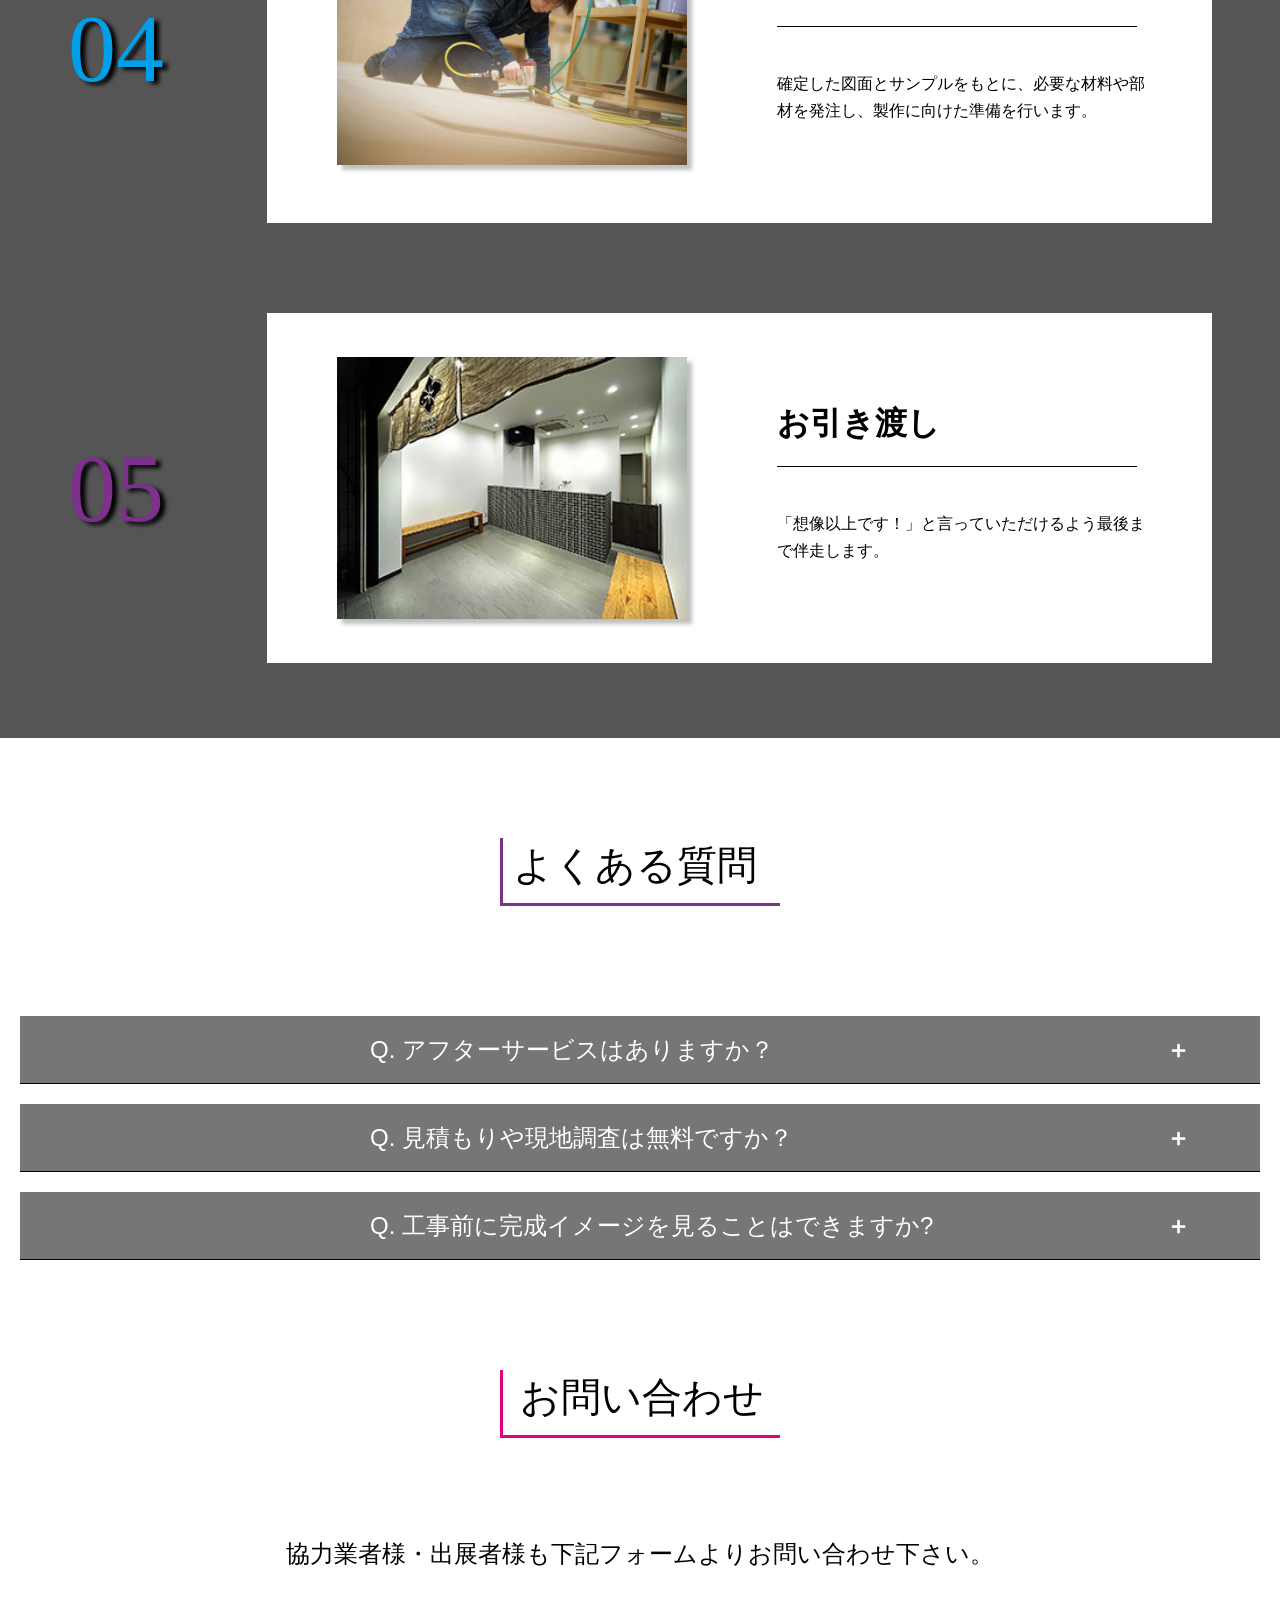
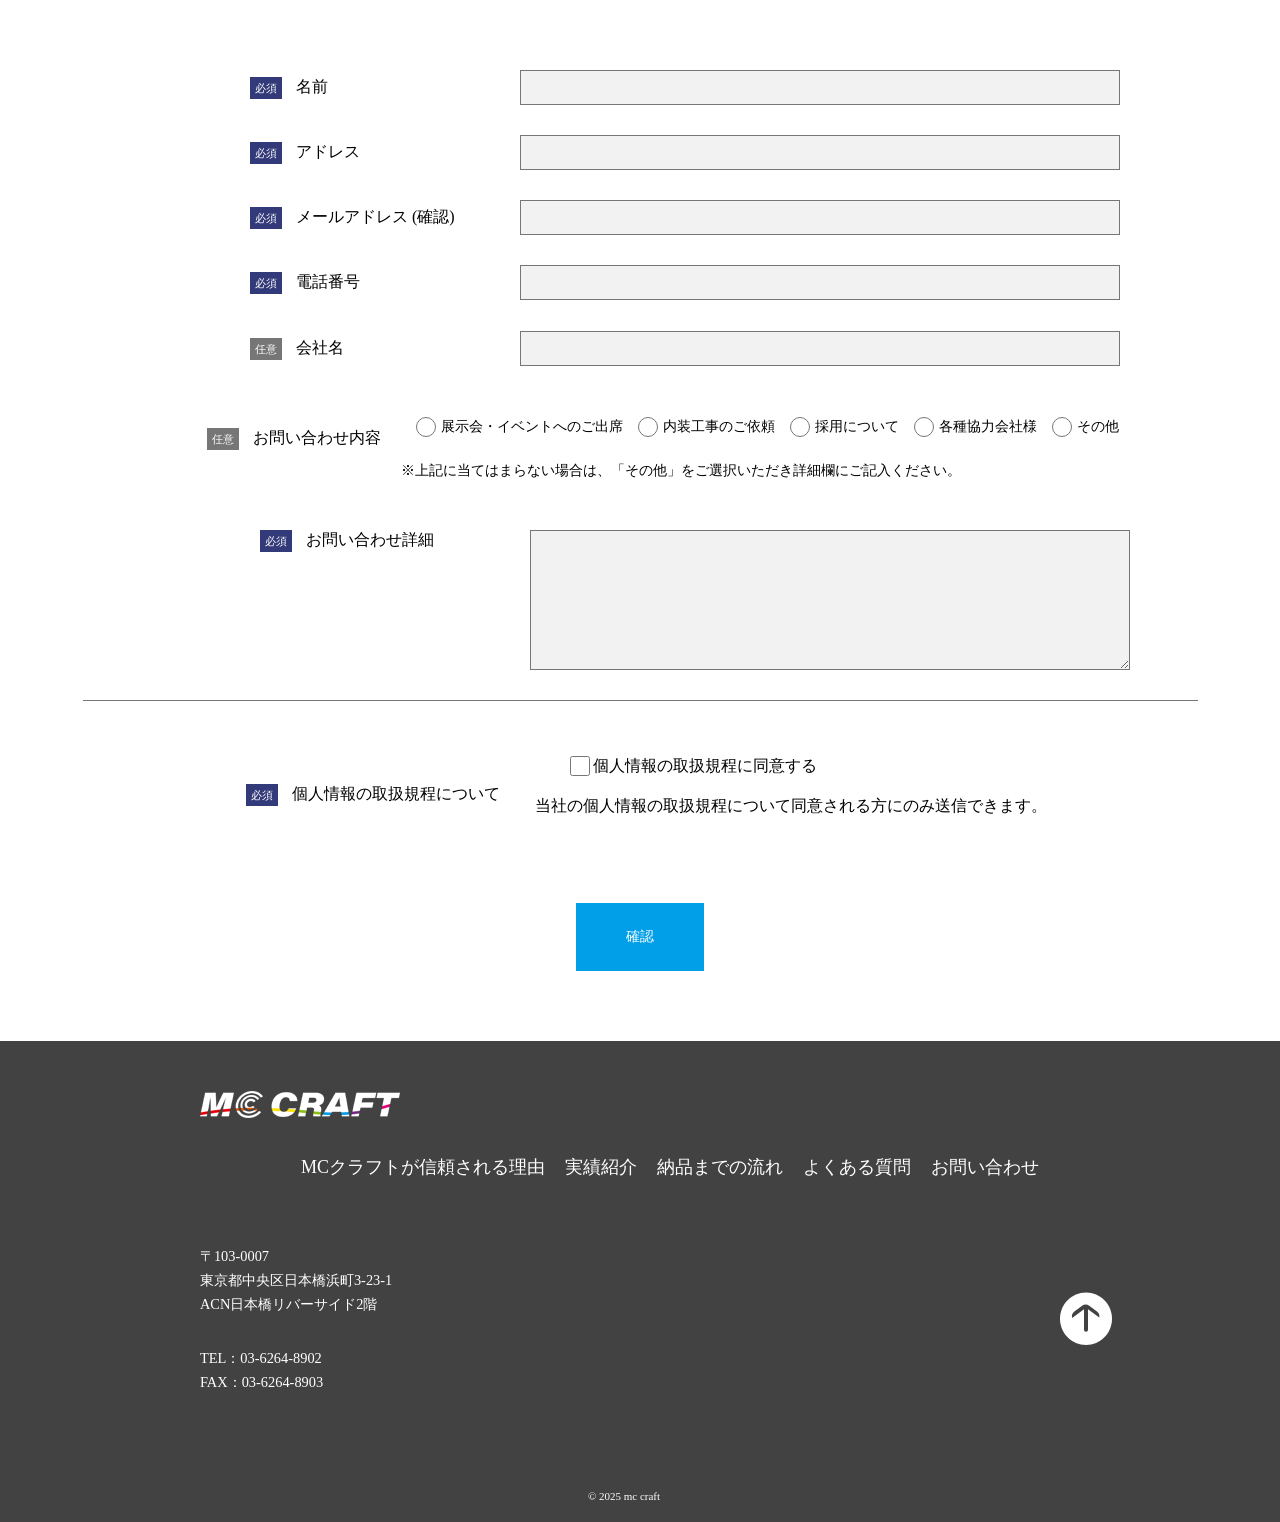
<file: works/promotion-project/index.html>
<!DOCTYPE html>
<html lang="ja">

<head>
    <meta charset="UTF-8">
    <meta name="viewport" content="width=device-width, initial-scale=1.0">
    <title>MCクラフト LP</title>
    <link rel="stylesheet" href="css/style.css">
    <link rel="icon" href="img/fabikonn.jpg" type="image/x-icon">
    <script src="js/script.js" defer></script>
</head>

<body>

    <header>
        <img src="img/mccraft.jpg" alt="MCクラフトのロゴ">
        <div id="hmb">
            <span></span>
            <span></span>
        </div>

        <nav class="nav">
            <ul>
                <li class="about">
                    <span>
                     <img src="img/mccraft.jpg" alt="">   <button id="close">×</button>
                    </span>
                </li>
                <li><a href="#trust">MCクラフトが信頼される理由</a></li>
                <li><a href="#slider">実績紹介</a></li>
                <li><a href="#flow">納品までの流れ</a></li>
                <li><a href="#faq">よくある質問</a></li>
                <li class="radius"><a href="#formall">お問い合わせ</a></li>
            </ul>
        </nav>
    </header>

    <section id="fv">
        <img id="animation" src="img/ROCCOYA.jpg" alt="メインビジュアル">
        <h1>完成までが見える。<br></h1>
        <p>見える安心で<br>理想の店舗をカタチに。</p>
    </section>

    <main>
        <section id="problems">
            <div class="problems-heading">
                <h2>こんな不安、<br><span>ありませんか</span></h2>
                <p>？</p>
            </div>
            <ul>
                <li>内装を頼みたいけど、<span>絶対失敗したくない！</span></li>
                <li class="problem-item">工程が見えず、本当にちゃんと進んでいるのか<br>不安になる...</li>
                <li class="problem-item">現場任せで、仕上がりがイメージとズレてまい<br>そうで怖い...</li>
                <li>そもそも何から相談すればいいか分からない...</li>
            </ul>
        </section>

        <section class="consult-cta">
            <h2>
                その不安、<br><span class="contenyu-item1">“見えないまま”</span>
                <span class="contenyu-item2">にしません</span>
            </h2>
        </section>

        <section id="trust">
            <h2>MCクラフトに任せられる理由</h2>
            <div class="trust-box">
                <img src="img/trust.jpg" alt="工場画像">
                <!-- <h3>自社工場の存在</h3> -->
                <h3>工程と品質を最後まで管理</h3>
                <p>自社工場にて経験豊富な職人が発案の段階から製作担当として携わり、素材、構造、施行時の安全面などを加味して製作を行なっております。<span
                        class="highlight">発注・途中経過・納品までを一貫して管理できる</span>ことがMCクラフトの強みです。</p>
            </div>

            <div class="trust-box">
                <img src="img/trust1.jpg" alt="施工済みのインテリアショップ内装画像">
                <!-- <h3>自社工場の存在</h3> -->
                <h3>3Dパースによる完成後のイメージ</h3>
                <p>内装の知識がなくても完成後の姿がひと目で分かるよう、<span
                        class="highlight">3Dパースを使い、具体的なイメージができるようにしています。</span>初めての方でも納得した上で進められるのがMCクラフトの強みです。</p>
            </div>
        </section>

        <section id="slider">
            <h2>実績紹介</h2>
            <div class="comparison"><span></span></div>
        </section>
        
        <section id="flow">
            <h2>納品までの流れ</h2>
            <div class="flow-list">

                <div class="flow-step">
                    <h3>01</h3>
                    <div class="flexitem">
                        <img src="img/nohinn.png" alt="笑顔で相談を待っているスタッフの画像">
                        <div>
                            <h4>相談</h4>
                            <p>「何から始めればいいのかわからない」「予算が心配」状態からでもOK。必要なステップを分かりやすくご案内します！</p>
                        </div>
                    </div>
                </div>

                <div class="flow-step">
                    <h3>02</h3>
                    <div class="flexitem">
                        <img src="img/nohinn1.jpg" alt="現場調査の画像">
                        <div>
                            <h4>現場調査</h4>
                            <p>寸法の採寸や設備状況の確認を行います。調査内容を基に、施工に必要な情報を整理します。</p>
                        </div>
                    </div>
                </div>

                <div class="flow-step">
                    <h3>03</h3>
                    <div class="flexitem">
                        <img src="img/nohinn2.jpg" alt="打ち合わせの画像">
                        <div>
                            <h4>プランニング</h4>
                            <p>デザイン案と概算見積を作成し、ご予算に合わせて内容を調整します。最終的なプランと金額に合意後、契約を締結します。</p>
                        </div>
                    </div>
                </div>

                <div class="flow-step">
                    <h3>04</h3>
                    <div class="flexitem">
                        <img src="img/nohinn3.jpg" alt="板材を切っている作業員の画像">
                        <div>
                            <h4>施工</h4>
                            <p>確定した図面とサンプルをもとに、必要な材料や部材を発注し、製作に向けた準備を行います。</p>
                        </div>
                    </div>
                </div>

                <div class="flow-step">
                    <h3>05</h3>
                    <div class="flexitem">
                        <img src="img/nohinn4.jpg" alt="完成した店舗の画像">
                        <div>
                            <h4>お引き渡し</h4>
                            <p>「想像以上です！」と言っていただけるよう最後まで伴走します。</p>
                        </div>
                    </div>
                </div>
            </div>

        </section>

        <section id="faq">
            <h2>よくある質問</h2>

            <div class="faq-item">
                <h3><button class="faq-question">Q. アフターサービスはありますか？</button></h3>
                <div class="faq-answer">
                    <p>A.はい、納品後の軽微な修正やご相談は無料で対応しています。</p>
                </div>
            </div>

            <div class="faq-item">
                <h3><button class="faq-question">Q. 見積もりや現地調査は無料ですか？</button></h3>
                <div class="faq-answer">
                    <p>A. はい、現地調査～お見積りまですべて<br>
                        無料で対応しています。<br>
                        店舗・オフィス・ブースの工事に対応<br>
                        していますので、お気軽にご相談くだ<br>
                        さい。</p>
                </div>
            </div>

            <div class="faq-item">
                <h3><button class="faq-question">Q. 工事前に完成イメージを見ることはできますか?</button></h3>
                <div class="faq-answer">
                    <p>A. はい、図面だけでなく、3Dパースや完成イメージで事前に確認していただきます。</p>
                </div>
            </div>

        </section>


        <section id="formall">

            <h2>お問い合わせ</h2>
            <p class="faam">協力業者様・出展者様も下記フォームより<br>お問い合わせ下さい。</p>

            <form action="submit.php" method="post">

                <div class="formar">
                    <label for="name"><span>必須</span> 名前</label><br>
                    <input type="text" id="name" name="name" required><br>
                </div>

                <div class="formar">
                    <label for="add"><span>必須</span> アドレス</label><br>
                    <input type="email" id="add" name="address" required><br>
                </div>

                <div class="formar">
                    <label for="email"><span>必須</span> メールアドレス (確認)</label><br>
                    <input type="email" id="email" name="email" required><br>
                </div>

                <div class="formar">
                    <label for="phone"><span>必須</span> 電話番号</label><br>
                    <input type="tel" id="phone" name="phone" required><br>
                </div>

                <div class="formar">
                    <label for="com"><span class="haiiro">任意</span> 会社名</label><br>
                    <input type="text" id="com" name="company"><br><br>
                </div>

                <div class="formar-radio">
                    <label class="grd"><span class="haiiro">任意</span> お問い合わせ内容</label><br>
                    <div class="radio-group">
                        <label>
                            <input type="radio" name="category" value="event">展示会・イベントへのご出席
                        </label><br>

                        <label>
                            <input type="radio" name="category" value="interior">内装工事のご依頼
                        </label><br>

                        <label>
                            <input type="radio" name="category" value="recruit">採用について
                        </label><br>

                        <label>
                            <input type="radio" name="category" value="partner">各種協力会社様
                        </label><br>

                        <label>
                            <input type="radio" name="category" value="other">その他
                        </label><br>
                    </div>
                    <p>※上記に当てはまらない場合は、「その他」を<br>ご選択いただき詳細欄にご記入ください。</p>
                </div>

                <div class="form-text">
                    <label><span>必須</span> お問い合わせ詳細</label><br>
                    <textarea name="message" required></textarea>
                </div><br><br>

                <div class="colomm">
                    <label><span>必須</span> 個人情報の取扱規程について</label><br><br>
                    <div class="form-giji">
                        <div class="form-check"><input type="checkbox" required>個人情報の取扱規程に同意する<br></div>
                        <p>当社の個人情報の取扱規程について同意される方にのみ送信できます。</p>
                    </div>
                </div>

                <button>確認</button>

            </form>
        </section>

    </main>

    <footer>
        <h3><img src="img/mccraft_footer.png" alt="footerのMCクラフトのロゴ"></h3>
        <ul class="link-bottn">
            <li><a href="#trust">MCクラフトが信頼される理由</a></li>
            <li><a href="#slider">実績紹介</a></li>
            <li><a href="#flow">納品までの流れ</a></li>
            <li><a href="#faq">よくある質問</a></li>
            <li><a href="#formall">お問い合わせ</a></li>
        </ul>
        <div class="linkbtn">
            <ul>
                <li>〒103-0007</li>
                <li> 東京都中央区日本橋浜町3-23-1</li>
                <li>ACN日本橋リバーサイド2階</li>
                <li>TEL：03-6264-8902</li>
                <li>FAX：03-6264-8903</li>
            </ul>
            <img src="img/top-btn.svg" alt="ページ上部へ戻る" class="top-btn">
        </div>
        <p>© 2025 mc craft</p>
    </footer>

</body>

</html>
</file>
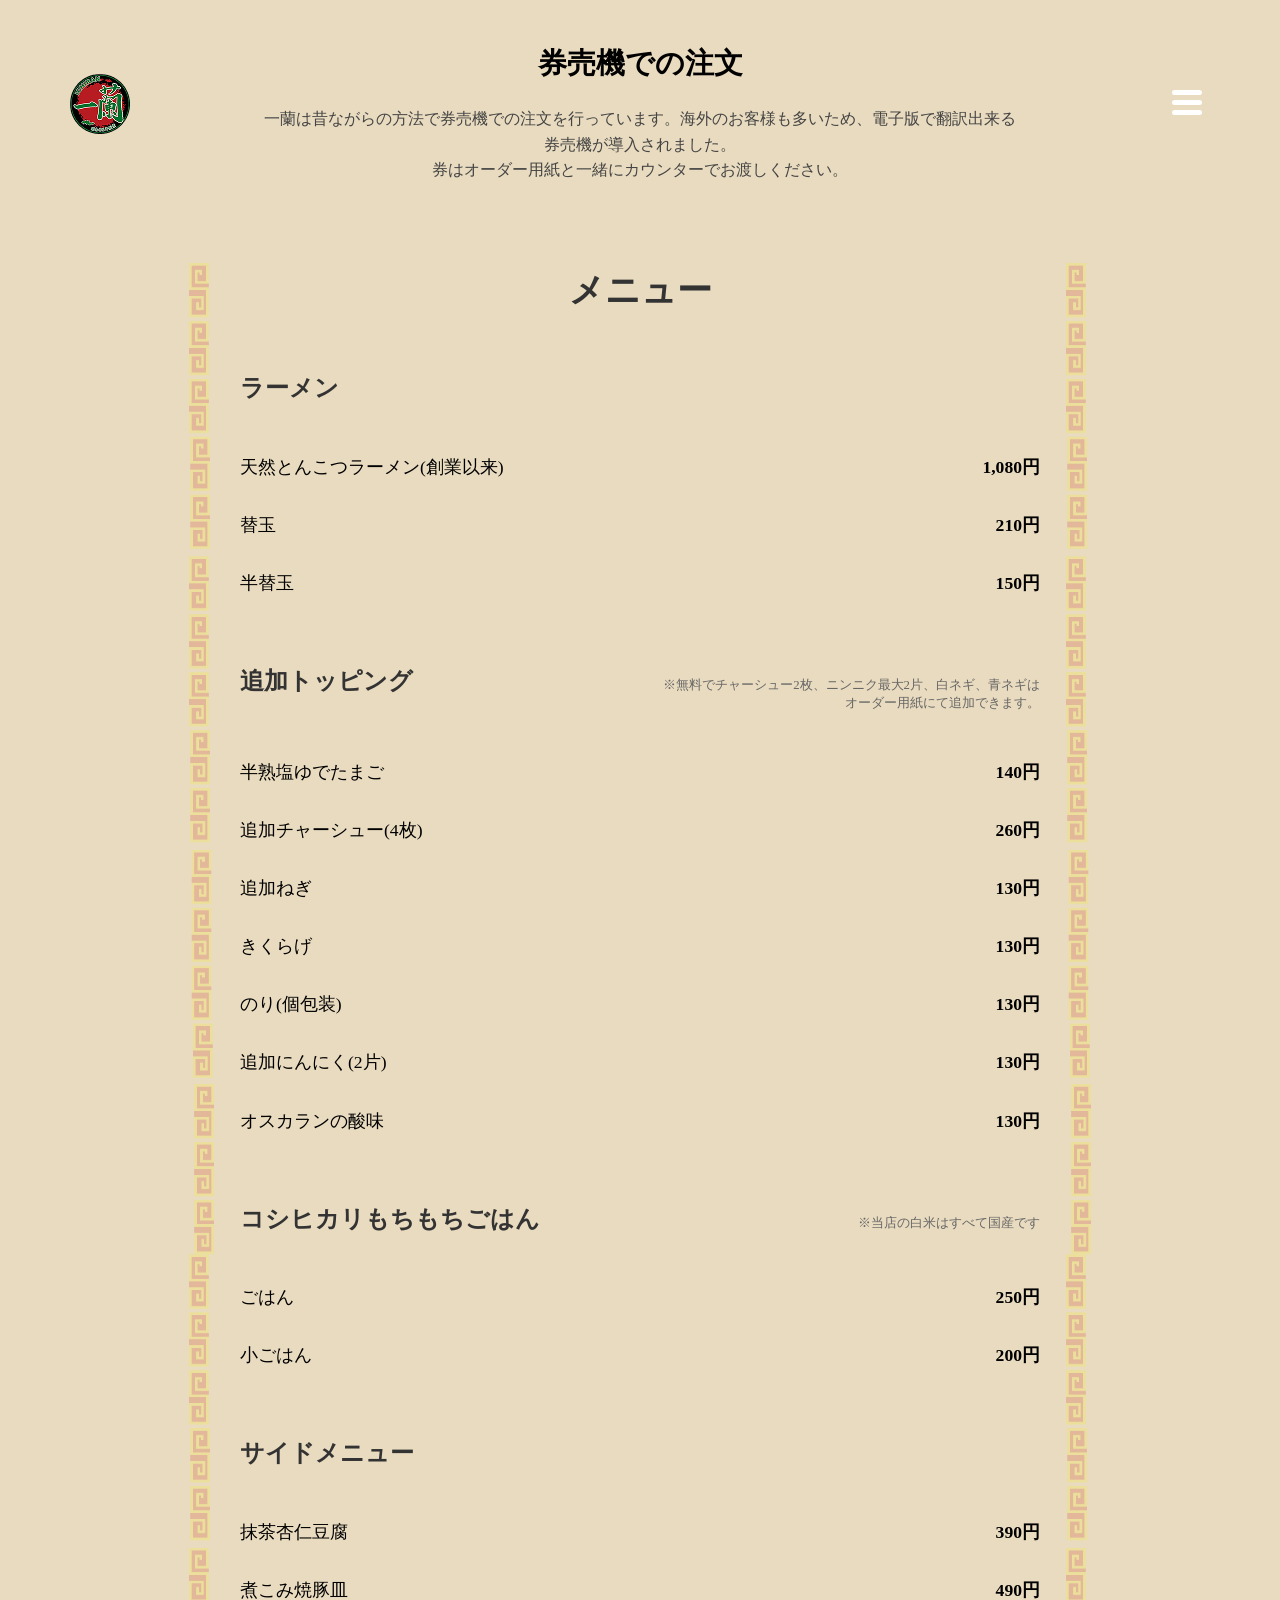
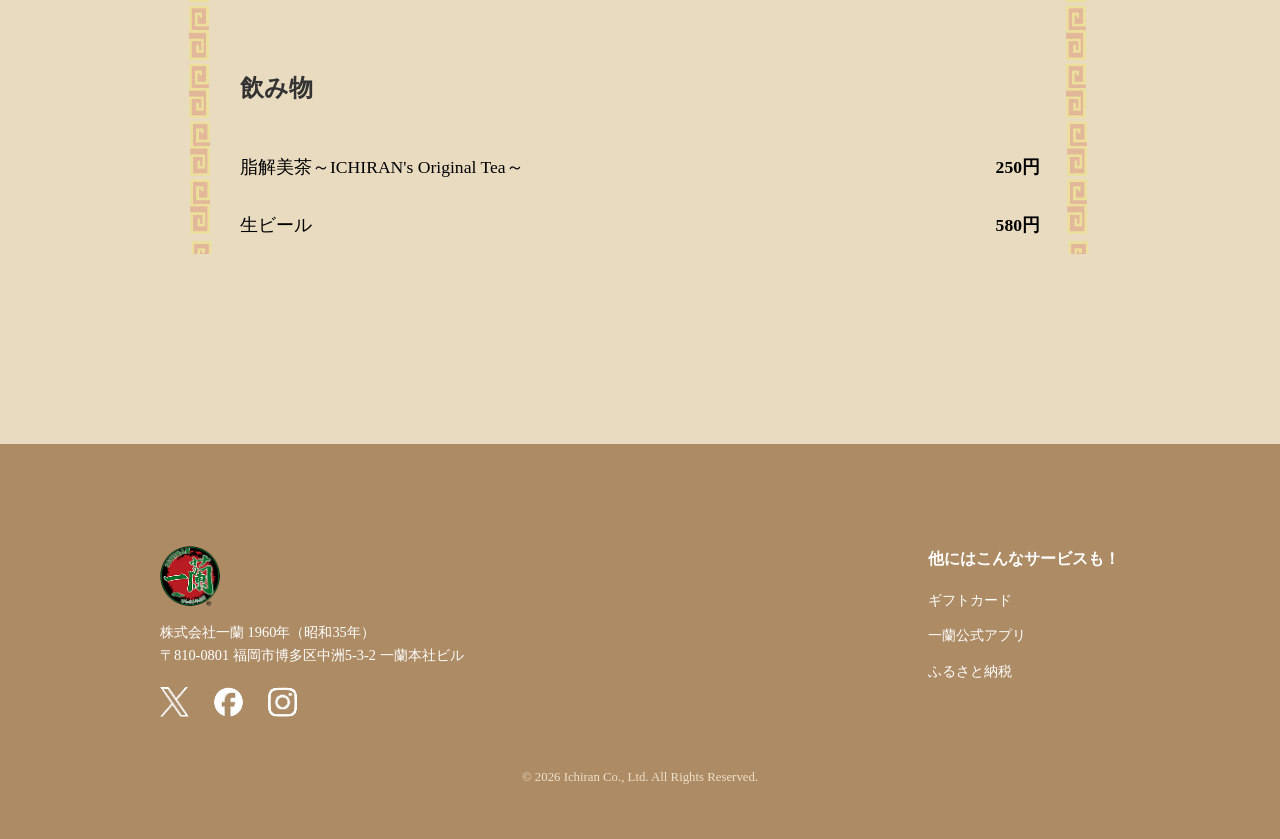
<file: works/Ichiran_Renewal/01menu/index.html>
<!DOCTYPE html>
<html lang="ja">
<head>
    <meta charset="UTF-8">
    <meta name="viewport" content="width=device-width, initial-scale=1.0">
    <title>メニュー | 天然とんこつラーメン 一蘭</title>

    <link rel="stylesheet" href="../css/destyle.css">
    <link rel="stylesheet" href="../css/common.css">
    <link rel="stylesheet" href="../css/menu.css">
    <script src="../js/main.js" defer></script>
    <script src="../js/menu.js" defer></script>
    <link href="https://fonts.googleapis.com/css2?family=Tsukimi+Rounded&amp;display=swap" rel="stylesheet">
</head>
<body>

    <header class="header-wrapper">
      <h1>
        <a href="../index.html"><img src="../img/Ellipse 14.png" alt="ロゴ" /></a>
      </h1>


        <button class="hamburger" id="hamburger" aria-label="メニューを開く">
          <span></span>
          <span></span>
          <span></span>
        </button>

        <div class="nav-warp" id="nav-warp">
        <nav class="nav" id="nav">
          <ul>
            <li><a href="../index.html#first">初めてのお客様へ</a></li>
            <li><a href="../01menu/index.html">メニュー</a></li>
            <li><a href="../02shop/index.html">店舗検索</a></li>
            <li><a href="../04concept/index.html">こだわり</a></li>
            <li><a href="../#question">よくある質問</a></li>
            <li><a href="../#news">新着情報</a></li>
          </ul>
        </nav>
      </div>

       <div class="nav-overlay" id="nav-overlay"></div>
    </header>

    <main class="menu-container">
        
        <section class="intro-section">
            <h2>券売機での注文</h2>
            <p>一蘭は昔ながらの方法で券売機での注文を行っています。海外のお客様も多いため、電子版で翻訳出来る券売機が導入されました。<br>券はオーダー用紙と一緒にカウンターでお渡しください。</p>
        </section>

        <section class="menu-list-section">
            <div class="menu-content">
                <h2>メニュー</h2>

                <div class="category">
                    <h3>ラーメン</h3>
                    <ul>
                        <li><span class="item-name">天然とんこつラーメン(創業以来)</span><span class="item-price">1,080円</span></li>
                        <li><span class="item-name">替玉</span><span class="item-price">210円</span></li>
                        <li><span class="item-name">半替玉</span><span class="item-price">150円</span></li>
                    </ul>
                </div>

                <div class="category">
                    <h3>追加トッピング <small>※無料でチャーシュー2枚、ニンニク最大2片、白ネギ、青ネギは<br>オーダー用紙にて追加できます。</small></h3>
                    <ul>
                        <li><span class="item-name">半熟塩ゆでたまご</span><span class="item-price">140円</span></li>
                        <li><span class="item-name">追加チャーシュー(4枚)</span><span class="item-price">260円</span></li>
                        <li><span class="item-name">追加ねぎ</span><span class="item-price">130円</span></li>
                        <li><span class="item-name">きくらげ</span><span class="item-price">130円</span></li>
                        <li><span class="item-name">のり(個包装)</span><span class="item-price">130円</span></li>
                        <li><span class="item-name">追加にんにく(2片)</span><span class="item-price">130円</span></li>
                        <li><span class="item-name">オスカランの酸味</span><span class="item-price">130円</span></li>
                    </ul>
                </div>

                <div class="category">
                    <h3>コシヒカリもちもちごはん <small>※当店の白米はすべて国産です</small></h3>
                    <ul>
                        <li><span class="item-name">ごはん</span><span class="item-price">250円</span></li>
                        <li><span class="item-name">小ごはん</span><span class="item-price">200円</span></li>
                    </ul>
                </div>

                <div class="category">
                    <h3>サイドメニュー</h3>
                    <ul>
                        <li><span class="item-name">抹茶杏仁豆腐</span><span class="item-price">390円</span></li>
                        <li><span class="item-name">煮こみ焼豚皿</span><span class="item-price">490円</span></li>
                    </ul>
                </div>

                <div class="category">
                    <h3>飲み物</h3>
                    <ul>
                        <li><span class="item-name">脂解美茶～ICHIRAN's Original Tea～</span><span class="item-price">250円</span></li>
                        <li><span class="item-name">生ビール</span><span class="item-price">580円</span></li>
                    </ul>
                </div>
            </div>
        </section>

    </main>

    <footer class="main-footer">
        <div class="footer-inner">
            <div class="footer-logo-info">
                <img src="../img/ichiran_logomark_r 1.png" alt="一蘭ロゴ" class="footer-logo">
                <p>株式会社一蘭 1960年（昭和35年）<br>〒810-0801 福岡市博多区中洲5-3-2 一蘭本社ビル</p>
                <div class="sns-icons">
                    <img src="../img/SNSｓ.png" alt="SNSアイコン">
                </div>
            </div>
            <div class="footer-links">
                <p class="links-title">他にはこんなサービスも！</p>
                <ul>
                    <li><a href="#" target="_blank">ギフトカード</a></li>
                    <li><a href="#" target="_blank">一蘭公式アプリ</a></li>
                    <li><a href="#" target="_blank">ふるさと納税</a></li>
                </ul>
            </div>
        </div>
        <p class="copyright">© 2026 Ichiran Co., Ltd. All Rights Reserved.</p>
    </footer>

</body>
</html>
</file>
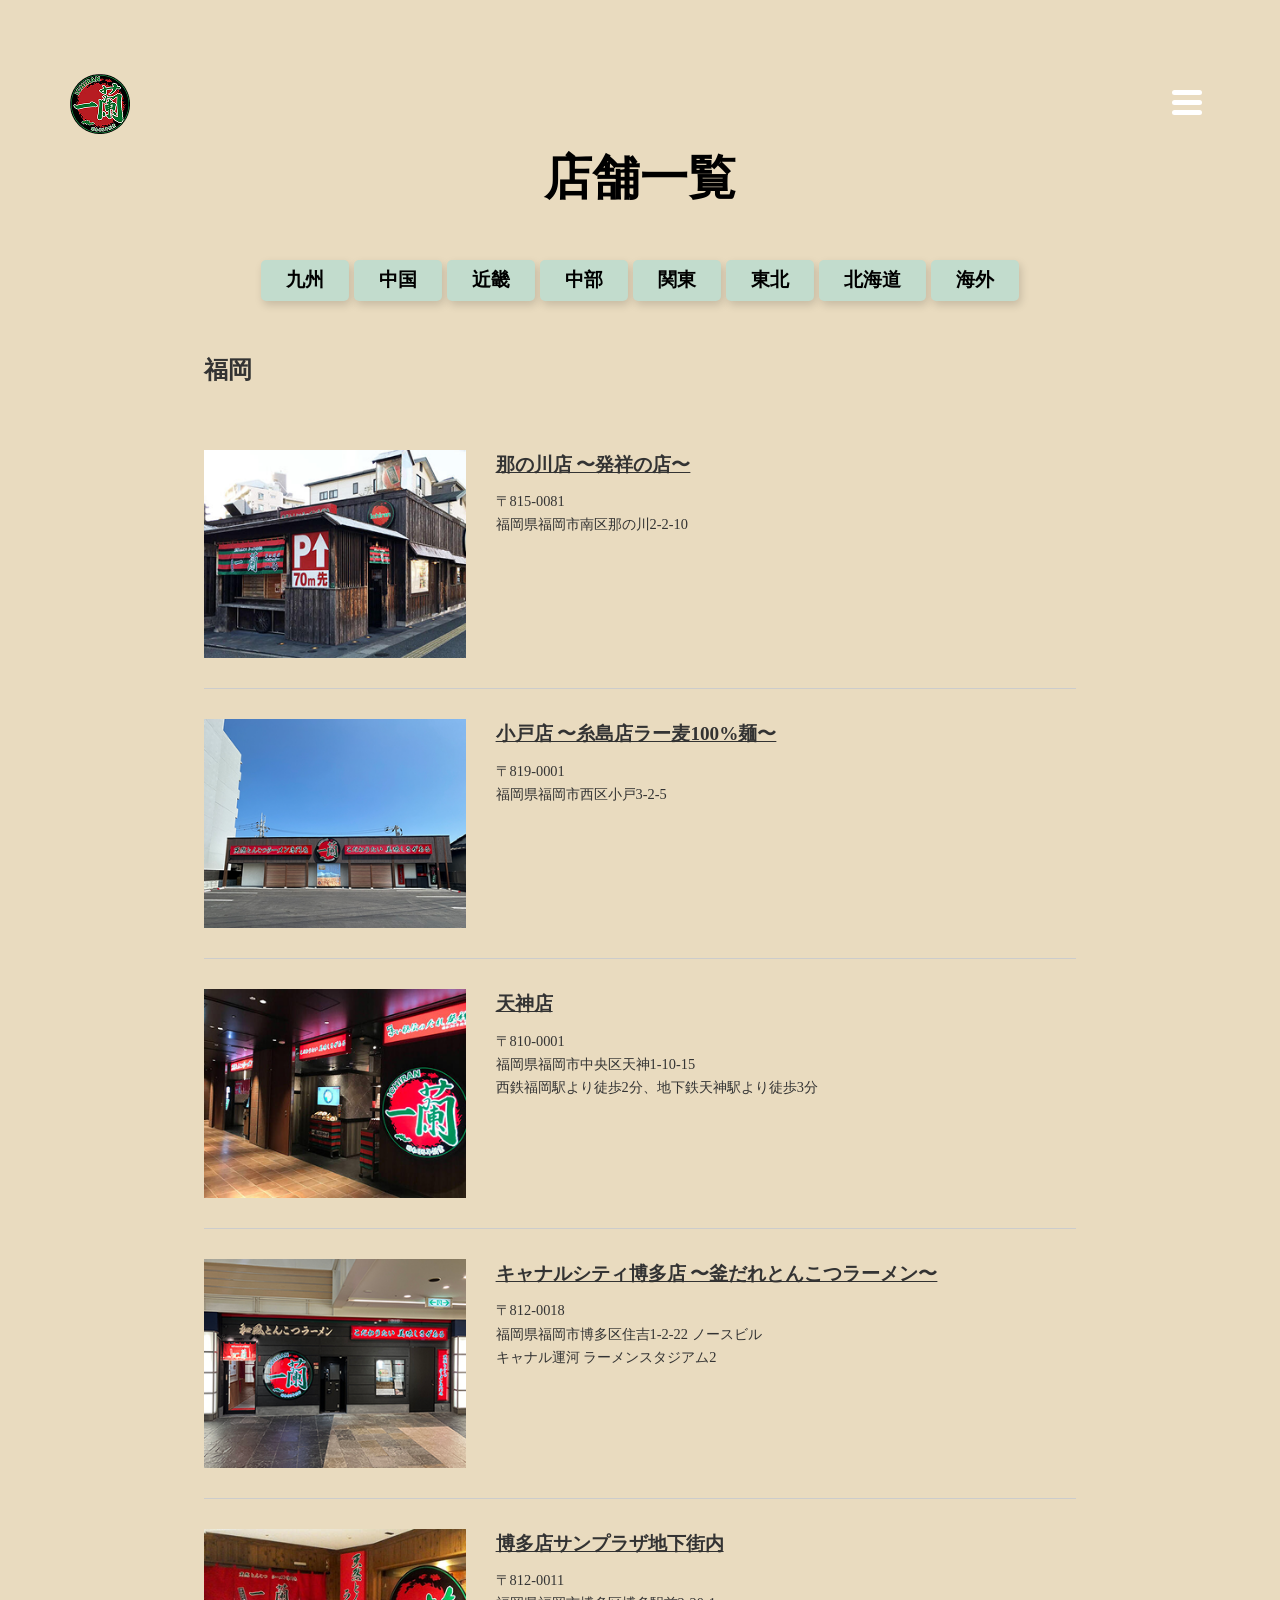
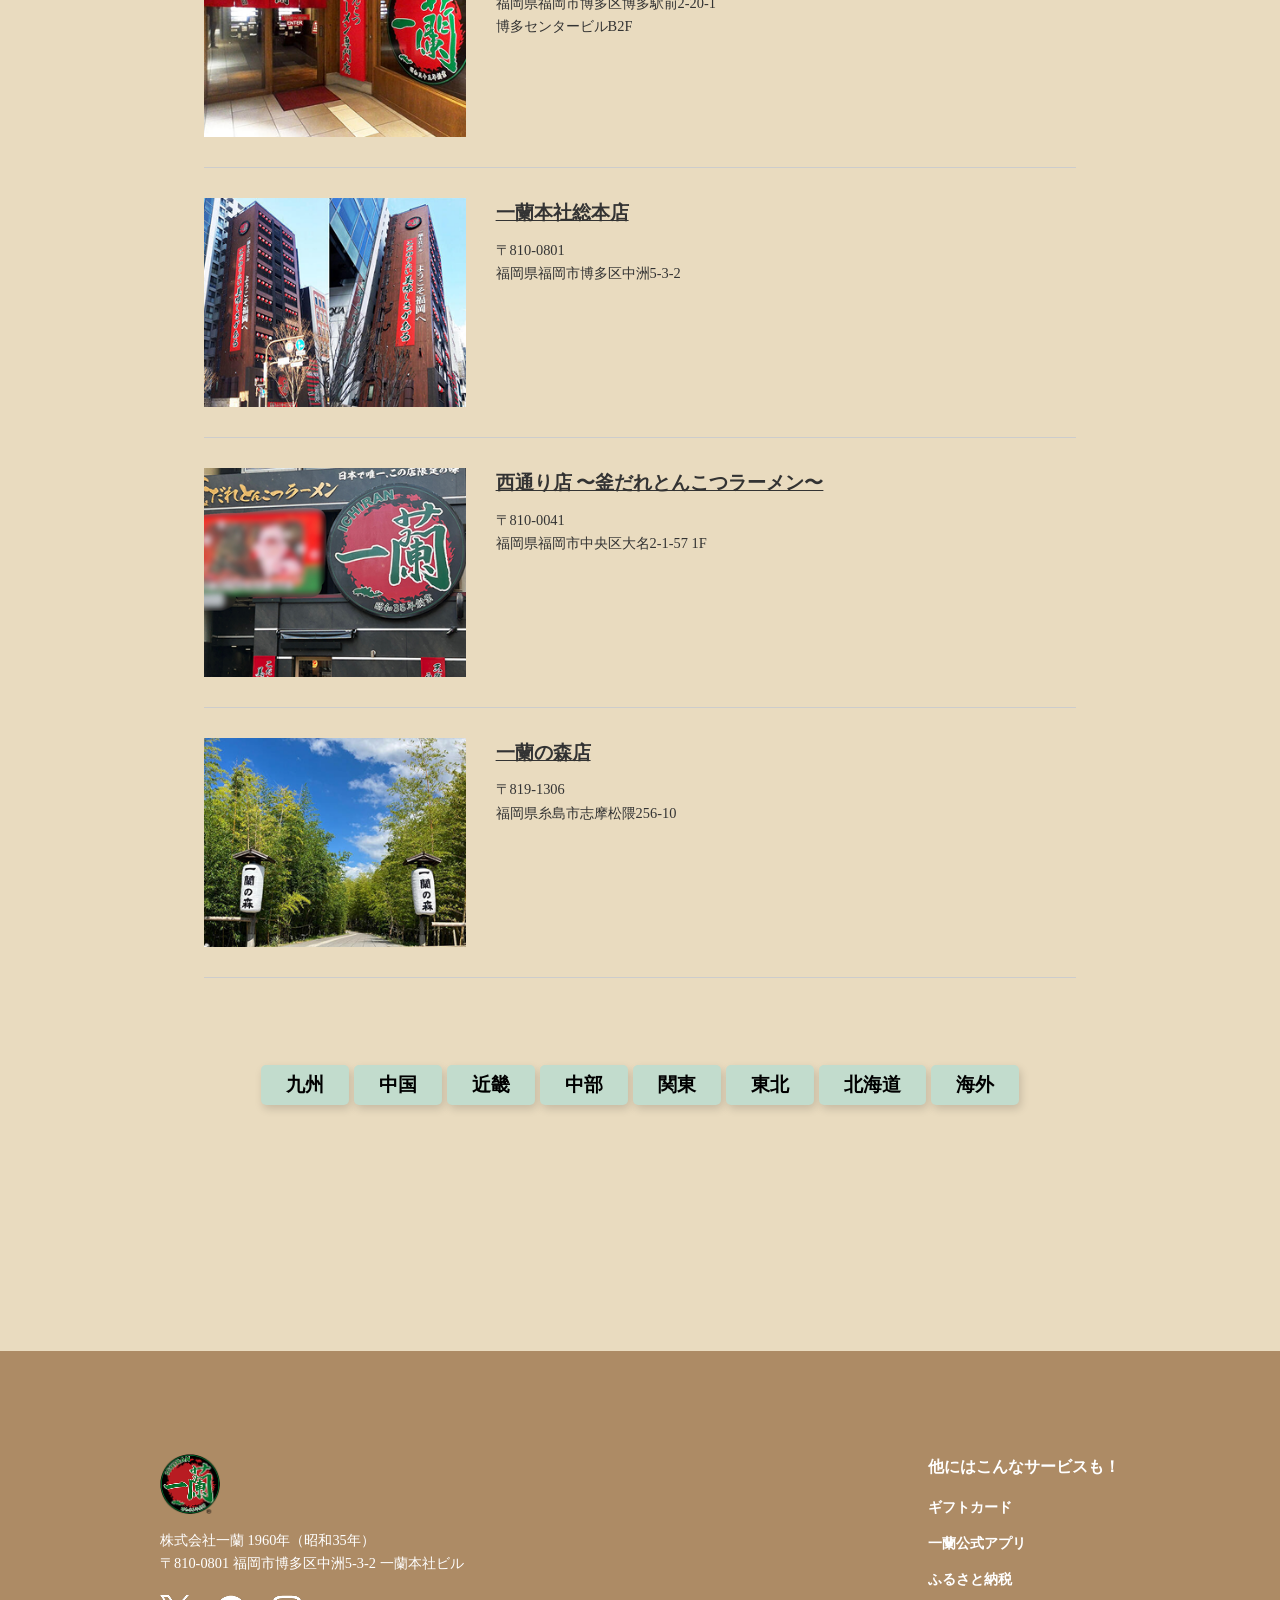
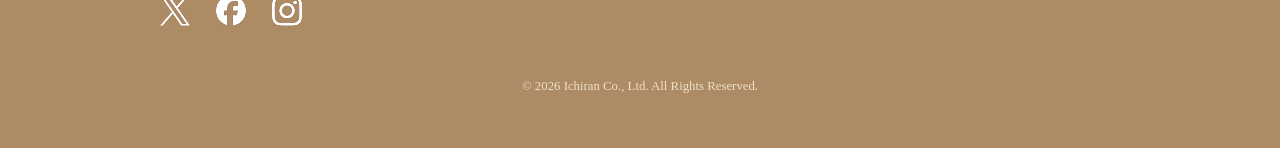
<file: works/Ichiran_Renewal/02shop/index.html>
<!DOCTYPE html>
<html lang="ja">
<head>
    <meta charset="UTF-8">
    <title>店舗一覧 | 一蘭</title>
        <link rel="stylesheet" href="../css/destyle.css">
        <link rel="stylesheet" href="../css/common.css">
        <link rel="stylesheet" href="../css/shop.css">

    <script src="../js/main.js" defer></script>
    <script src="../js/shop.js" defer></script>

</head>

<body> 
    <header class="header-wrapper">
      <h1>
        <a href="../index.html"><img src="../img/Ellipse 14.png" alt="ロゴ" /></a>
      </h1>


        <button class="hamburger" id="hamburger" aria-label="メニューを開く">
          <span></span>
          <span></span>
          <span></span>
        </button>

        <div class="nav-warp" id="nav-warp">
        <nav class="nav" id="nav">
          <ul>
            <li><a href="../index.html#first">初めてのお客様へ</a></li>
            <li><a href="../01menu/index.html">メニュー</a></li>
            <li><a href="../02shop/index.html">店舗検索</a></li>
            <li><a href="../04concept/index.html">こだわり</a></li>
             <li><a href="../#question">よくある質問</a></li>
            <li><a href="../#news">新着情報</a></li>
          </ul>
        </nav>
      </div>

       <div class="nav-overlay" id="nav-overlay"></div>
    </header>


    <main class="shop-container">
        <h1 class="header-title">店舗一覧</h1>
        <nav class="area-nav">
            <button class="area-btn active">九州</button>
            <button class="area-btn">中国</button>
            <button class="area-btn">近畿</button>
            <button class="area-btn">中部</button>
            <button class="area-btn">関東</button>
            <button class="area-btn">東北</button>
            <button class="area-btn">北海道</button>
            <button class="area-btn">海外</button>
        </nav>

        <section class="shop-list-section">
            <h2>福岡</h2>
            
            <article class="shop-item">
                <div class="shop-img">
                    <img src="../img/Rectangle 56.png" alt="那の川店">
                </div>
                <div class="shop-info">
                    <a href="../03shop-detail/index.html" class="shop-link">
                    <h3>那の川店 〜発祥の店〜</h3>
                    </a>
                    <p>〒815-0081<br>福岡県福岡市南区那の川2-2-10</p>
                </div>
            </article>

            <article class="shop-item">
                <div class="shop-img">
                    <img src="../img/Union100.png" alt="小戸店">
                </div>
                <div class="shop-info">
                    <a href="#" class="shop-link">
                    <h3>小戸店 〜糸島店ラー麦100%麺〜</h3>
                    </a>
                    <p>〒819-0001<br>福岡県福岡市西区小戸3-2-5</p>
                </div>
            </article>

            <article class="shop-item">
                <div class="shop-img">
                    <img src="../img/Rectangle 58.png" alt="天神店">
                </div>
                <div class="shop-info">
                     <a href="#" class="shop-link">
                    <h3>天神店</h3>
                    </a>
                    <p>〒810-0001<br>福岡県福岡市中央区天神1-10-15<br>西鉄福岡駅より徒歩2分、地下鉄天神駅より徒歩3分</p>
                </div>
            </article>

            <article class="shop-item">
                <div class="shop-img">
                    <img src="../img/Rectangle 61.png" alt="キャナルシティ博多店">
                </div>
                <div class="shop-info">
                    <a href="#" class="shop-link">
                    <h3>キャナルシティ博多店 〜釜だれとんこつラーメン〜</h3>
                    </a>
                    <p>〒812-0018<br>福岡県福岡市博多区住吉1-2-22 ノースビル<br>キャナル運河 ラーメンスタジアム2</p>
                </div>
            </article>

            <article class="shop-item">
                <div class="shop-img">
                    <img src="../img/Rectangle 60.png" alt="博多店サンプラザ地下街内">
                </div>
                <div class="shop-info">
                    <a href="#" class="shop-link">
                    <h3>博多店サンプラザ地下街内</h3>
                    </a>
                    <p>〒812-0011<br>福岡県福岡市博多区博多駅前2-20-1<br>博多センタービルB2F</p>
                </div>
            </article>

            <article class="shop-item">
                <div class="shop-img">
                    <img src="../img/Rectangle 62.png" alt="一蘭本社総本店">
                </div>
                <div class="shop-info">
                    <a href="#" class="shop-link">
                    <h3>一蘭本社総本店</h3>
                    </a>
                    <p>〒810-0801<br>福岡県福岡市博多区中洲5-3-2</p>
                </div>
            </article>

            <article class="shop-item">
                <div class="shop-img">
                    <img src="../img/Rectangle 63.png" alt="西通り店">
                </div>
                <div class="shop-info">
                    <a href="#" class="shop-link">
                    <h3>西通り店 〜釜だれとんこつラーメン〜</h3>
                    </a>
                    <p>〒810-0041<br>福岡県福岡市中央区大名2-1-57 1F</p>
                </div>
            </article>

            <article class="shop-item">
                <div class="shop-img">
                    <img src="../img/Rectangle 64.png" alt="一蘭の森店">
                </div>
                <div class="shop-info">
                    <a href="#" class="shop-link">
                    <h3>一蘭の森店</h3>
                    </a>
                    <p>〒819-1306<br>福岡県糸島市志摩松隈256-10</p>
                </div>
            </article>
        </section>

        <nav class="area-nav">
            <button class="area-btn active">九州</button>
            <button class="area-btn">中国</button>
            <button class="area-btn">近畿</button>
            <button class="area-btn">中部</button>
            <button class="area-btn">関東</button>
            <button class="area-btn">東北</button>
            <button class="area-btn">北海道</button>
            <button class="area-btn">海外</button>
        </nav>
    </main>

<footer class="main-footer">
    <div class="footer-inner">
        <div class="footer-logo-info">
            <img src="../img/ichiran_logomark_r 1.png" alt="一蘭" class="footer-logo">
            <p>株式会社一蘭 1960年（昭和35年）<br>〒810-0801 福岡市博多区中洲5-3-2 一蘭本社ビル</p>
            <div class="sns-icons">
                <img src="../img/SNSｓ.png" alt="SNSアイコン">
            </div>
        </div>
        <div class="footer-links">
            <p class="links-title">他にはこんなサービスも！</p>
            <ul>
                <li><a href="#" target="_blank">ギフトカード</a></li>
                <li><a href="#" target="_blank">一蘭公式アプリ</a></li>
                <li><a href="#" target="_blank">ふるさと納税</a></li>
            </ul>
        </div>
    </div>
    <p class="copyright">© 2026 Ichiran Co., Ltd. All Rights Reserved.</p>
</footer>

</body>
</html>
</file>
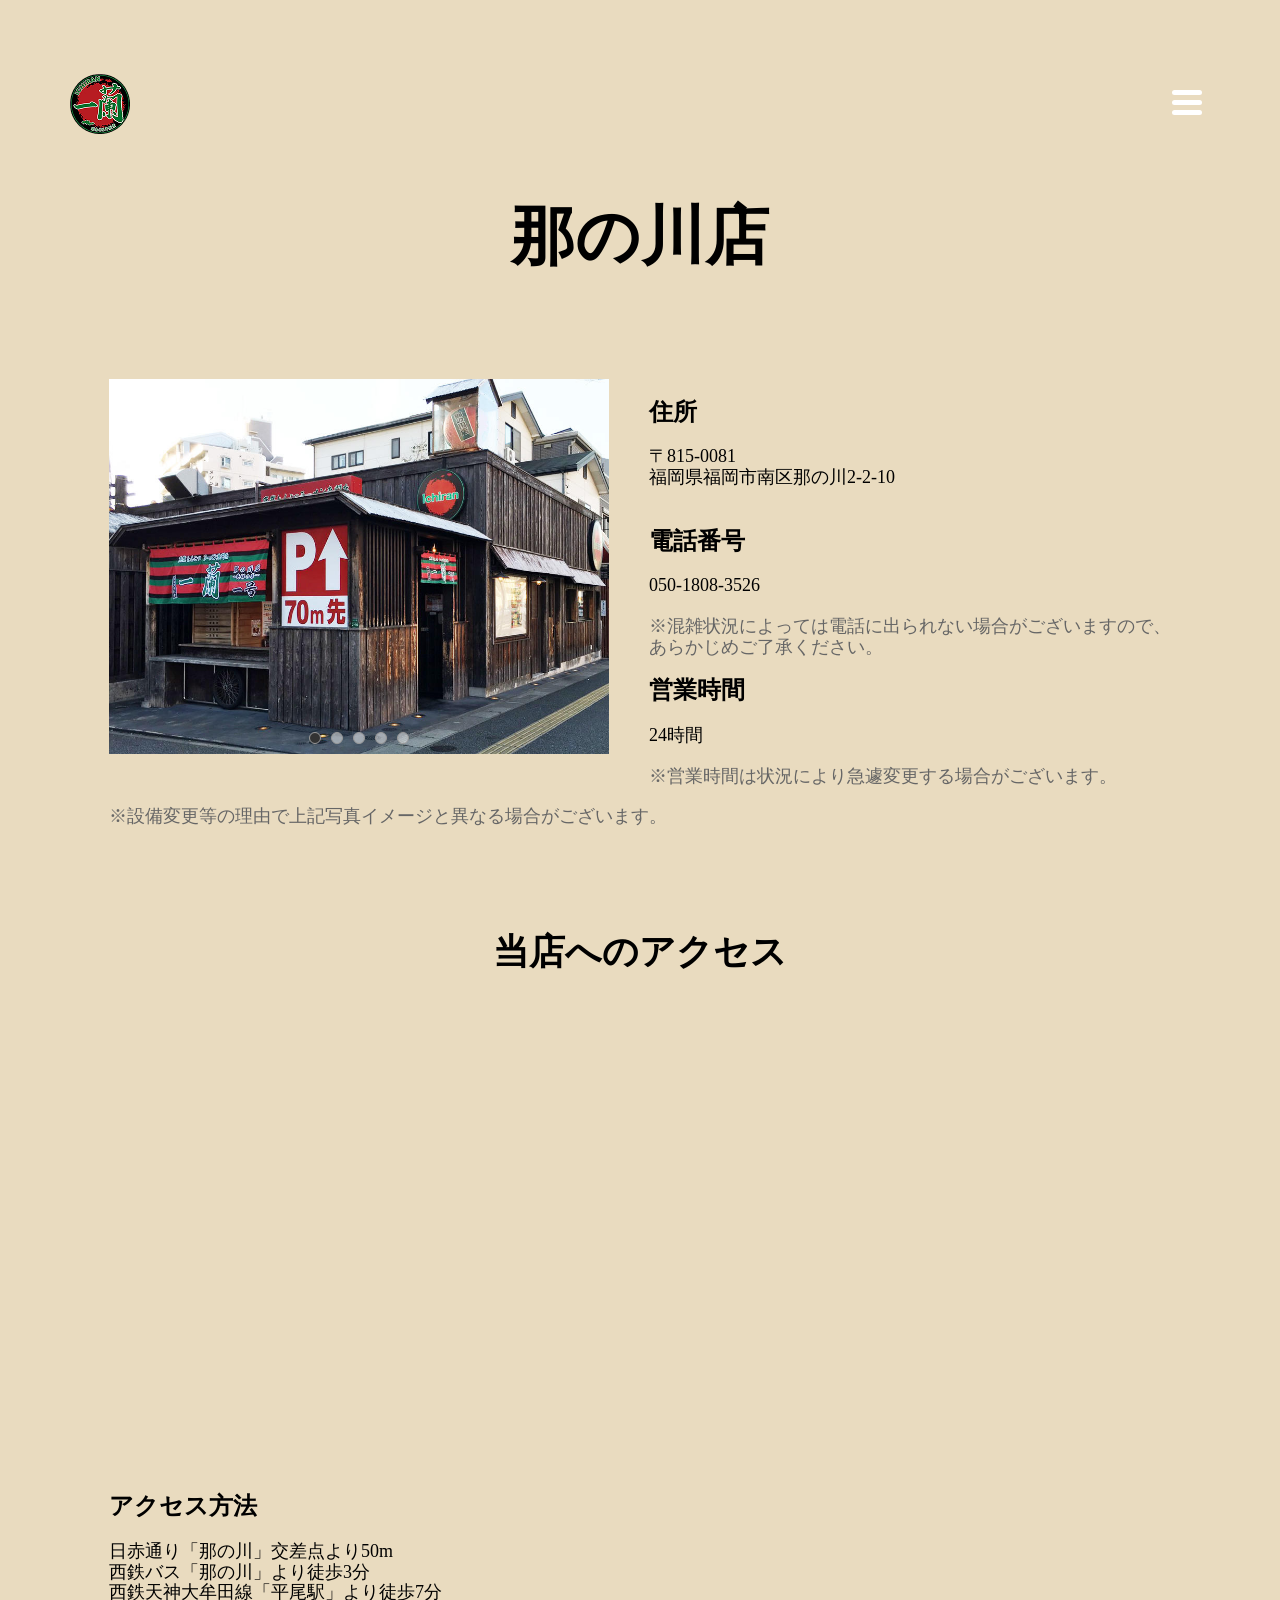
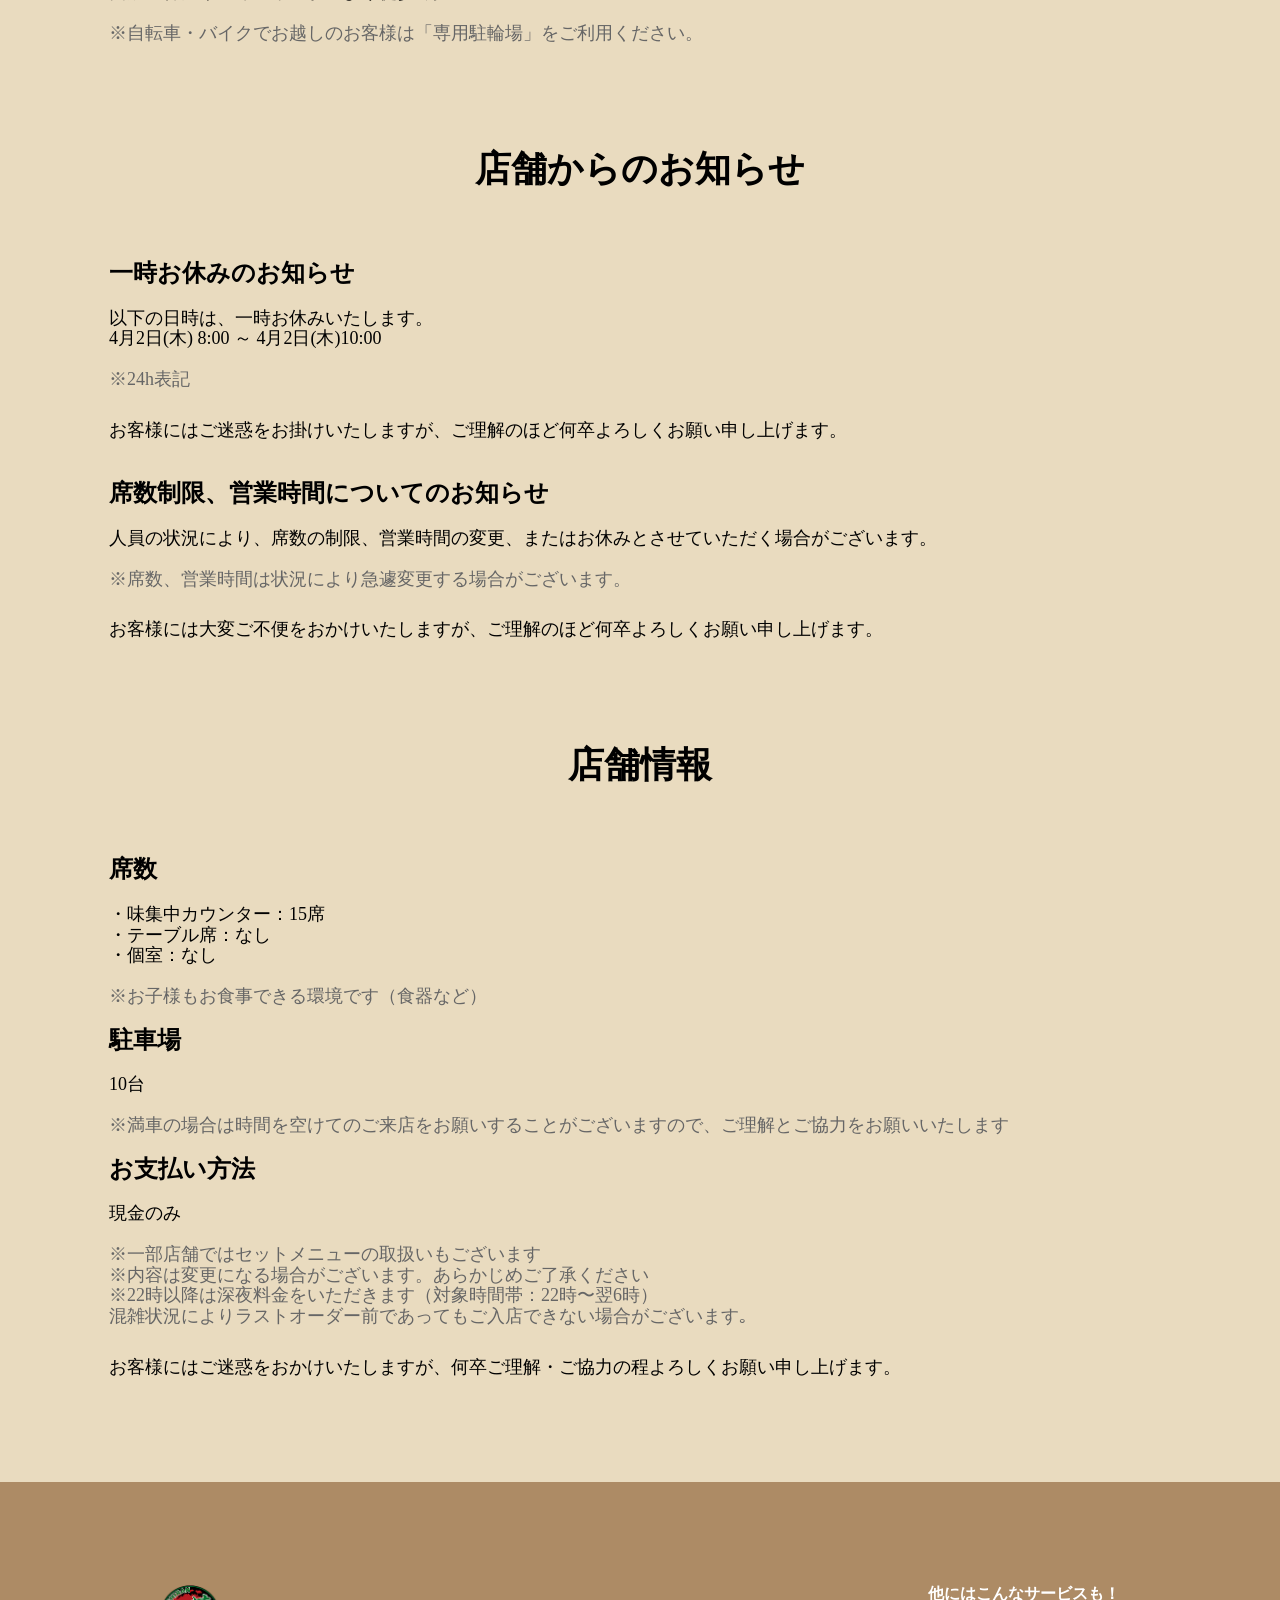
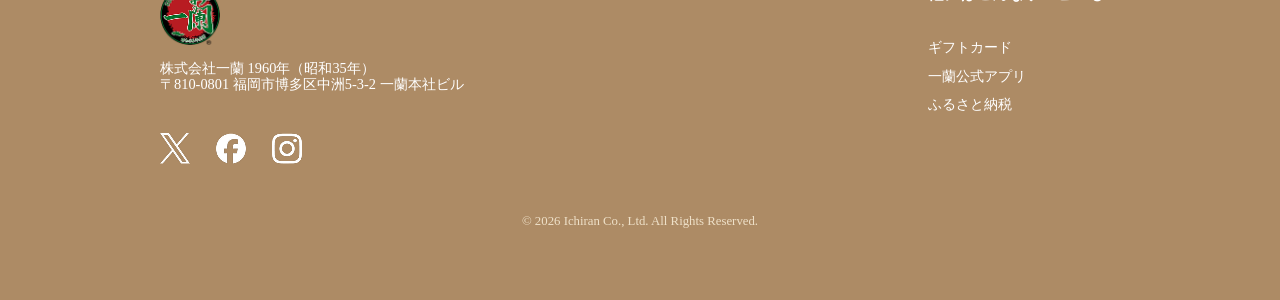
<file: works/Ichiran_Renewal/03shop-detail/index.html>
<!DOCTYPE html>
<html lang="ja">

<head>
    <meta charset="UTF-8">
    <meta name="viewport" content="width=device-width, initial-scale=1.0">
    <title>店舗検索詳細</title>
    <link rel="stylesheet" href="../css/destyle.css">
    <link rel="stylesheet" href="../css/common.css">
    <link rel="stylesheet" href="../css/shop-detail.css">
    <script src="../js/main.js" defer></script>
    <link href="https://fonts.googleapis.com/css2?family=Tsukimi+Rounded&amp;display=swap" rel="stylesheet">
</head>

<body>
    <header class="header-wrapper">
      <h1>
        <a href="../index.html"><img src="../img/Ellipse 14.png" alt="ロゴ" /></a>
      </h1>


        <button class="hamburger" id="hamburger" aria-label="メニューを開く">
          <span></span>
          <span></span>
          <span></span>
        </button>

        <div class="nav-warp" id="nav-warp">
        <nav class="nav" id="nav">
          <ul>
            <li><a href="../index.html#first">初めてのお客様へ</a></li>
            <li><a href="../01menu/index.html">メニュー</a></li>
            <li><a href="../02shop/index.html">店舗検索</a></li>
            <li><a href="../04concept/index.html">こだわり</a></li>
             <li><a href="../#question">よくある質問</a></li>
            <li><a href="../#news">新着情報</a></li>
          </ul>
        </nav>
      </div>

       <div class="nav-overlay" id="nav-overlay"></div>
    </header>
    <main>
        <section class="tenpo">
            <h1>那の川店</h1>
            <div class="midasi">
                <input type="radio" name="slide" id="s1" checked>
                <input type="radio" name="slide" id="s2">
                <input type="radio" name="slide" id="s3">
                <input type="radio" name="slide" id="s4">
                <input type="radio" name="slide" id="s5">

                <div class="slider-container">
                    <div class="slides">
                        <img src="../img/nanokawa1.jpg" alt="那の川店舗昼の外見画像">
                        <img src="../img/nanokawa2.jpg" alt="那の川店舗内画像">
                        <img src="../img/nanokawa3.jpg" alt="那の川店舗駐車場画像">
                        <img src="../img/nanokawa4.jpg" alt="那の川店舗横外見画像">
                        <img src="../img/nanokawa5.jpg" alt="那の川店舗夜の外見画像">
                    </div>

                    <div class="dot-nav">
                        <label for="s1"></label>
                        <label for="s2"></label>
                        <label for="s3"></label>
                        <label for="s4"></label>
                        <label for="s5"></label>
                    </div>
                </div>
                <div class="access">
                    <h3>住所</h3>
                    <p>〒815-0081 <br>福岡県福岡市南区那の川2-2-10</p>
                    <h3>電話番号</h3>
                    <p>050-1808-3526</p>
                    <p class="note">※混雑状況によっては電話に出られない場合がございますので、<br>あらかじめご了承ください。</p>
                    <h3>営業時間</h3>
                    <p>24時間</p>
                    <p class="note">※営業時間は状況により急遽変更する場合がございます。</p>
                </div>
            </div>
            <p class="note">※設備変更等の理由で上記写真イメージと異なる場合がございます。</p>
        </section>
        <section class="map">
            <h2>当店へのアクセス</h2>
            <!-- マップ -->
            <iframe
                src="https://www.google.com/maps/embed?pb=!1m18!1m12!1m3!1d3324.174553433561!2d130.40988137538014!3d33.57481687334053!2m3!1f0!2f0!3f0!3m2!1i1024!2i768!4f13.1!3m3!1m2!1s0x354191a04202812b%3A0x3b2a5a267548f881!2z5LiA6JitIOmCo-OBruW3neW6lw!5e0!3m2!1sja!2sjp!4v1774943812429!5m2!1sja!2sjp"
                style="border:0;" allowfullscreen="" loading="lazy"
                referrerpolicy="no-referrer-when-downgrade"></iframe>
            <h3>アクセス方法</h3>
            <p>日赤通り「那の川」交差点より50m
                <br>西鉄バス「那の川」より徒歩3分
                <br>西鉄天神大牟田線「平尾駅」より徒歩7分
            </p>
            <p class="note">※自転車・バイクでお越しのお客様は「専用駐輪場」をご利用ください。</p>
        </section>
        <section>
            <h2>店舗からのお知らせ</h2>
            <h3>一時お休みのお知らせ</h3>
            <p>以下の日時は、一時お休みいたします。
                <br>4月2日(木) 8:00 ～ 4月2日(木)10:00</p>
                <p class="note"> ※24h表記</p>
                <p class="please">お客様にはご迷惑をお掛けいたしますが、ご理解のほど何卒よろしくお願い申し上げます。</p>
            </p>
            <h3>席数制限、営業時間についてのお知らせ</h3>
            <p>人員の状況により、席数の制限、営業時間の変更、またはお休みとさせていただく場合がございます。</p>
                <p class="note">※席数、営業時間は状況により急遽変更する場合がございます。</p>
                <p class="please">お客様には大変ご不便をおかけいたしますが、ご理解のほど何卒よろしくお願い申し上げます。
            </p>
        </section>
        <section>
            <h2>店舗情報</h2>
            <h3>席数</h3>
            <p>・味集中カウンター：15席
               <br>・テーブル席：なし
               <br>・個室：なし</p>
             <p class="note" >※お子様もお食事できる環境です（食器など）</p>
            <h3>駐車場</h3>
            <p>10台</p>
            <p class="note">※満車の場合は時間を空けてのご来店をお願いすることがございますので、ご理解とご協力をお願いいたします
            </p>
            <h3>お支払い方法</h3>
            <p>現金のみ</p>
                <p class="note"> ※一部店舗ではセットメニューの取扱いもございます</p>
                <P class="note"> ※内容は変更になる場合がございます。あらかじめご了承ください</P>
                <P class="note">※22時以降は深夜料金をいただきます（対象時間帯：22時〜翌6時）</P>
                <p class="note">混雑状況によりラストオーダー前であってもご入店できない場合がございます｡</p>
                <p class="please">お客様にはご迷惑をおかけいたしますが、何卒ご理解・ご協力の程よろしくお願い申し上げます。</p>
        </section>
    </main>
    <footer class="main-footer">
        <div class="footer-inner">
            <div class="footer-logo-info">
                <img src="../img/ichiran_logomark_r 1.png" alt="一蘭" class="footer-logo">
                <p>株式会社一蘭 1960年（昭和35年）<br>〒810-0801 福岡市博多区中洲5-3-2 一蘭本社ビル</p>
                <div class="sns-icons">
                    <img src="../img/SNSｓ.png" alt="SNSアイコン">
                </div>
            </div>
            <div class="footer-links">
                <p class="links-title">他にはこんなサービスも！</p>
                <ul>
                    <li><a href="#" target="_blank">ギフトカード</a></li>
                    <li><a href="#" target="_blank">一蘭公式アプリ</a></li>
                    <li><a href="#" target="_blank">ふるさと納税</a></li>
                </ul>
            </div>
        </div>
        <p class="copyright">© 2026 Ichiran Co., Ltd. All Rights Reserved.</p>
    </footer>

</body>

</html>
</file>
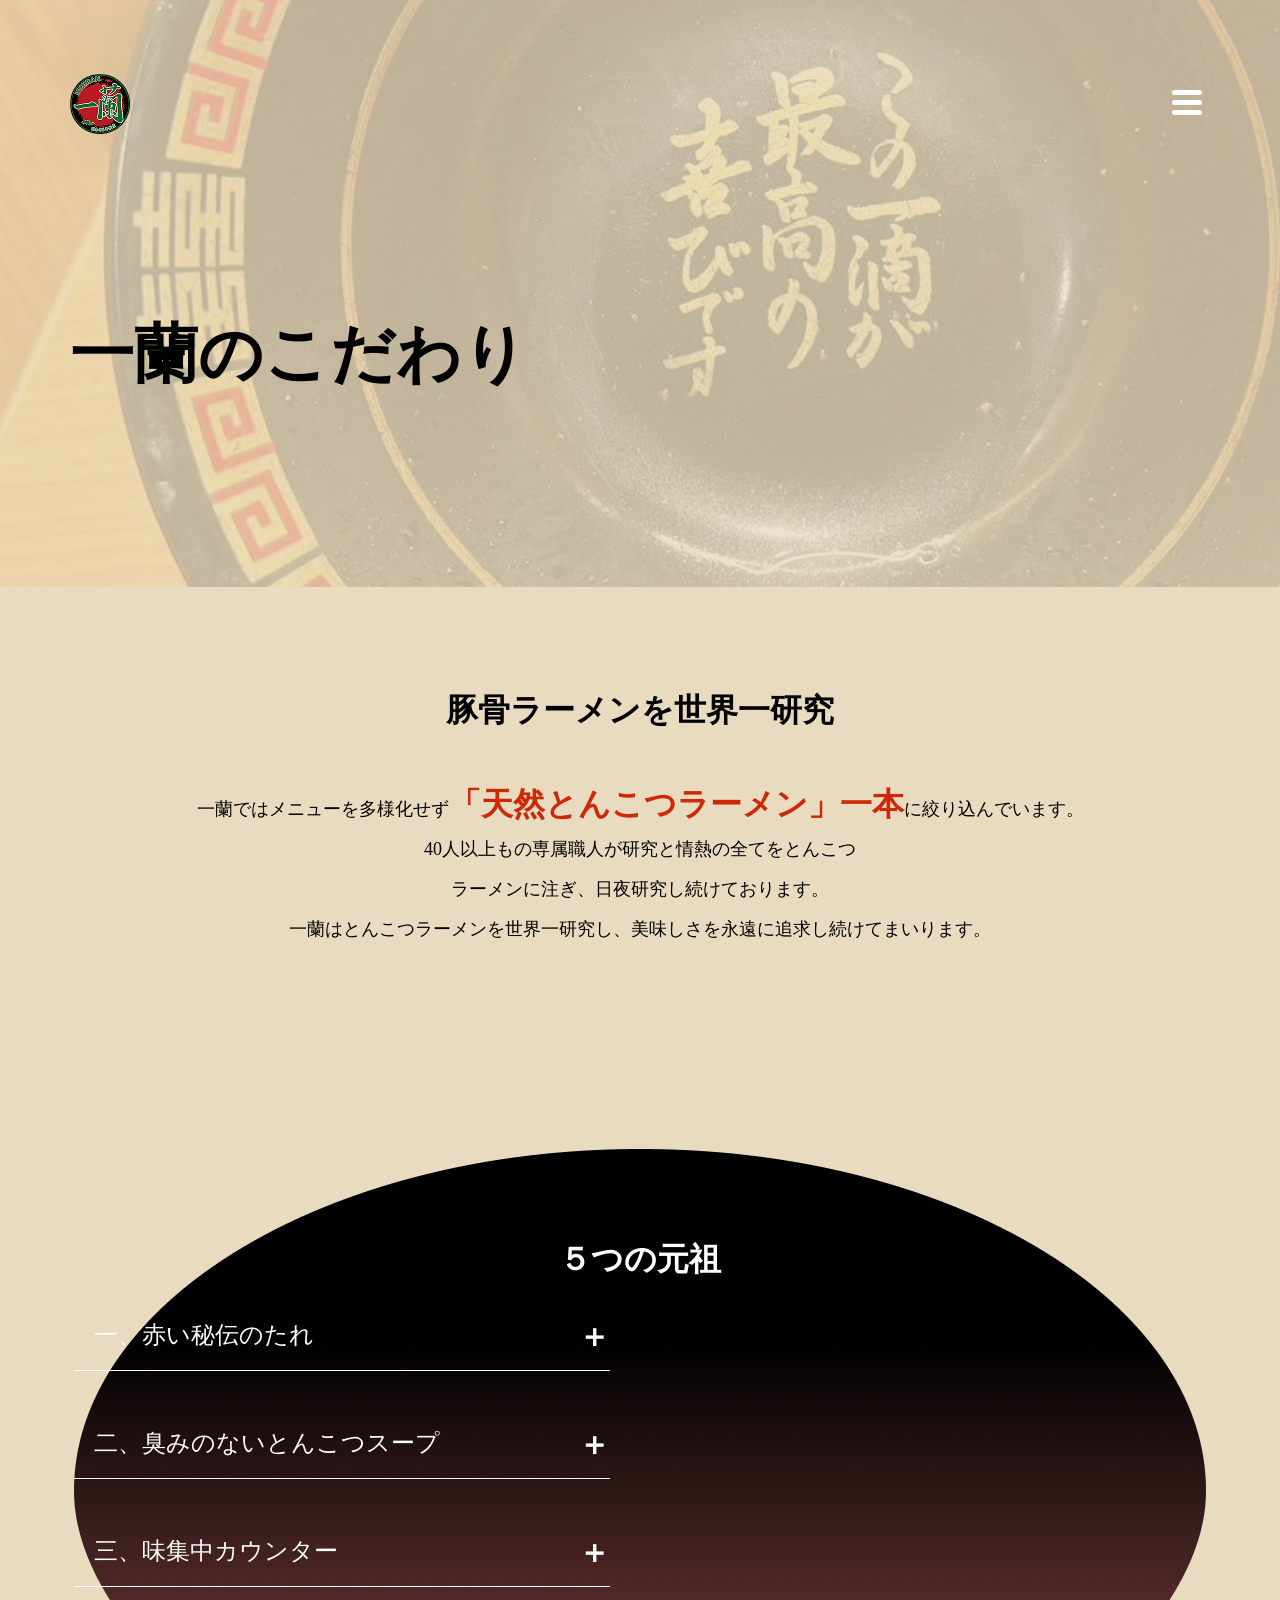
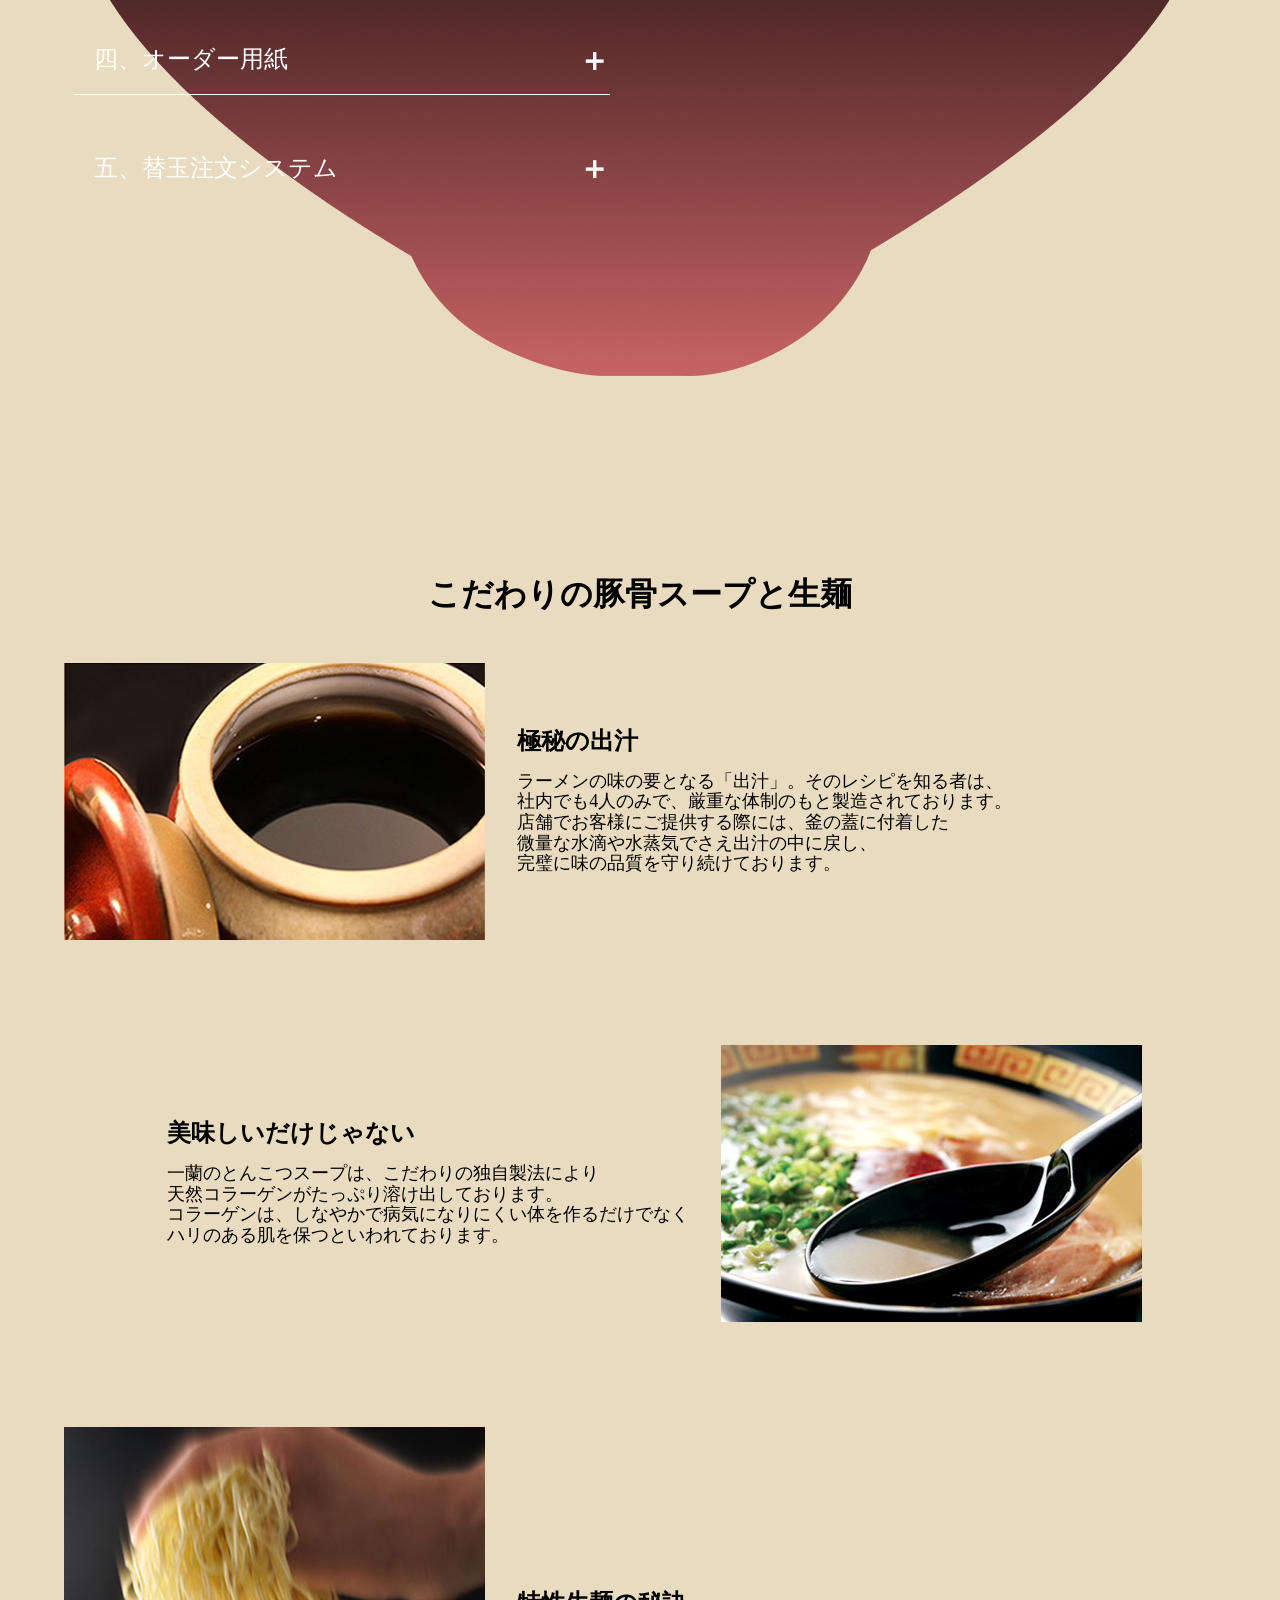
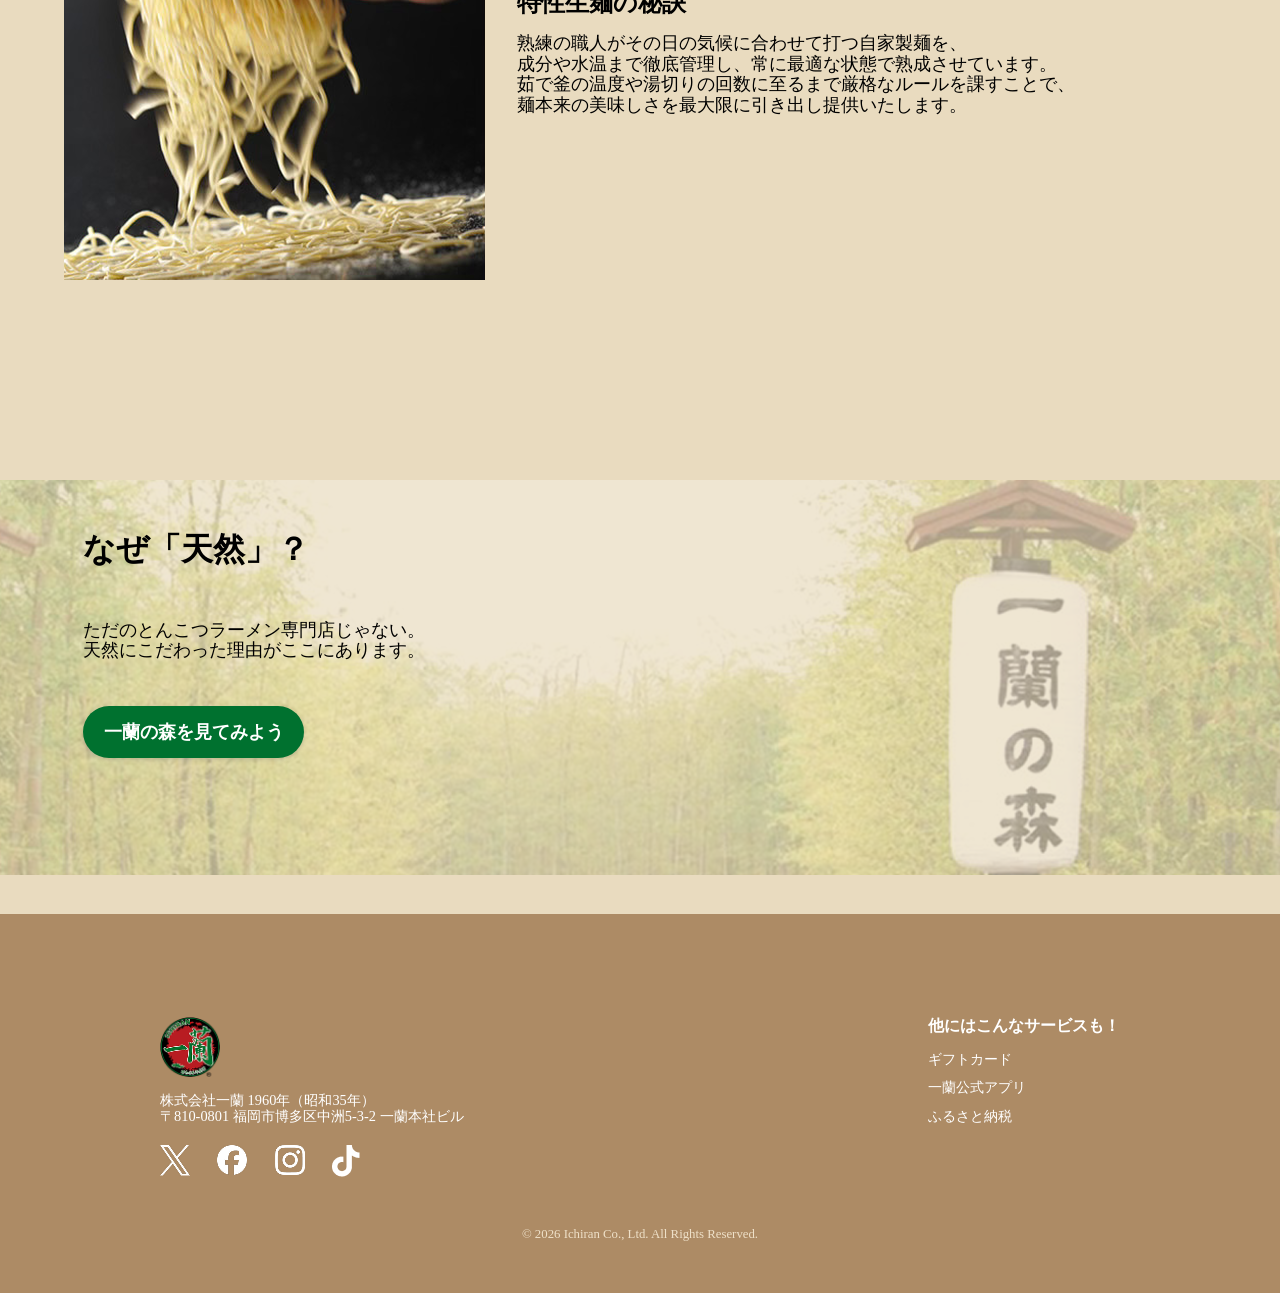
<file: works/Ichiran_Renewal/04concept/index.html>
<!DOCTYPE html>
<html lang="ja">

<head>
    <meta charset="UTF-8">
    <meta name="viewport" content="width=device-width, initial-scale=1.0">
    <title>コンセプト</title>
    <link rel="stylesheet" href="../css/destyle.css">
    <link rel="stylesheet" href="../css/common.css">
    <link rel="stylesheet" href="../css/concept.css">
    <script src="../js/main.js" defer></script>
    <script src="../js/concept.js" defer></script>
    <link href="https://fonts.googleapis.com/css2?family=Tsukimi+Rounded&amp;display=swap" rel="stylesheet">
</head>

<body id="concept">
    <header class="header-wrapper">
      <h1>
        <a href="../index.html"><img src="../img/Ellipse 14.png" alt="ロゴ" /></a>
      </h1>


        <button class="hamburger" id="hamburger" aria-label="メニューを開く">
          <span></span>
          <span></span>
          <span></span>
        </button>

        <div class="nav-warp" id="nav-warp">
        <nav class="nav" id="nav">
          <ul>
            <li><a href="../index.html#first">初めてのお客様へ</a></li>
            <li><a href="../01menu/index.html">メニュー</a></li>
            <li><a href="../02shop/index.html">店舗検索</a></li>
            <li><a href="../04concept/index.html">こだわり</a></li>
             <li><a href="../#question">よくある質問</a></li>
            <li><a href="../#news">新着情報</a></li>
        </nav>
      </div>

       <div class="nav-overlay" id="nav-overlay"></div>
    </header>
    <section class="FV">
        <h1>一蘭のこだわり</h1>
    </section>

    <section class="kodawari-text">
        <h2>豚骨ラーメンを世界一研究</h2>
        <p>一蘭ではメニューを多様化せず<span class="emphasis">「天然とんこつラーメン」一本</span><span class="no-break">に絞り込んでいます。</span><br>
            40人以上もの専属職人が研究と情熱の全てをとんこつ<br>
            ラーメンに注ぎ、日夜研究し続けております。<br>
            一蘭はとんこつラーメンを世界一研究し、美味しさを永遠に追求し続けてまいります。
        </p>
    </section>

    <section class="ganso">
        <h2>５つの元祖</h2>
        <div class="accordion" data-image="Union.png">
            <button class="accordion-toggle">
                <span class="title">一、赤い秘伝のたれ</span>
                <span class="icon">＋</span>
            </button>

            <div class="accordion-content">
                <p>一蘭が元祖である『赤い秘伝のたれ』は、<br>
                    数十種類の材料を熟成させた深い旨味が特徴で、<span class="no-break">ラーメンの中央に美しく盛り付けられます。</span><br>
                    福岡の「一蘭の森」で一括製造されるこの味のレシピは、<br>社内でわずか4人しか知らない極秘の調合で守り抜かれています。</p>
            </div>
        </div>

        <div class="accordion" data-image="Union2.png">
            <button class="accordion-toggle">
                <span class="title">二、臭みのないとんこつスープ</span>
                <span class="icon">＋</span>
            </button>

            <div class="accordion-content">
                <p>高度な特殊製法でアクを徹底的に除いた「100％天然とんこつスープ」は、<br>
                    臭みがなく旨味だけを凝縮した純度の高い仕上がりです。 <br>
                    職人の味覚と数値による厳格な品質管理をクリアしたもののみを使用し、<br>
                    最高の状態で提供するため、<span class="no-break">注湯後30秒以内に麺を入れるという時間制限まで徹底しています。</span></p>
            </div>
        </div>

        <div class="accordion" data-image="Union3.png">
            <button class="accordion-toggle">
                <span class="title">三、味集中カウンター</span>
                <span class="icon">＋</span>
            </button>

            <div class="accordion-content">
                <p>周囲を気にせずリラックスできる「味集中カウンター」は、<span class="no-break">副交感神経を優位に導き、</span><br>
                    純粋に美味しさを享受できる理想的な食空間を作り出します。<br>
                    本能のままに味に集中できるこの環境は、<span class="no-break">著名人や女性のお客様からも厚い支持をいただいており、</span><br>
                    都会の喧騒を忘れて至福の一杯を堪能していただけます。</p>
            </div>
        </div>

        <div class="accordion" data-image="Union4.png">
            <button class="accordion-toggle">
                <span class="title">四、オーダー用紙</span>
                <span class="icon">＋</span>
            </button>

            <div class="accordion-content">
                <p>一人ひとりの好みに応えたいという<br>
                    想いから生まれた「オーダーシステム」は、<br>
                    麺の硬さやタレの量まで細かく選べる一蘭独自の元祖スタイルです。<br>
                    元々は店主との対話から始まったこの仕組みにより、<br>
                    現在もお客様それぞれの「最高の一杯」を確実にお届けしています。</p>
            </div>
        </div>

        <div class="accordion last-accordion" data-image="Union5.png">
            <button class="accordion-toggle">
                <span class="title">五、替玉注文システム</span>
                <span class="icon">＋</span>
            </button>

            <div class="accordion-content">
                <p>声を出さずに注文できる一蘭発祥の<span class="no-break">「替玉プレート」は、チャルメラの音色と共に、</span><br>
                    女性のお客様にも気兼ねなく博多の替玉文化<span class="no-break">を楽しんでいただける画期的な仕組みです。</span><br>
                    <span class="no-break">お客様の恥ずかしさを解消するために生まれたこのシステムは、<br></span>
                    今では一蘭の象徴として、替え玉を気軽に<br>
                    堪能できる喜びを提供し続けています
                </p>
            </div>
        </div>

        <div class="detail-view" style="display: none;">
            <header class="detail-header">
                <h3></h3>
                <button class="detail-close">✕</button>
            </header>
            <div class="detail-body">
                <p></p>
            </div>
        </div>
    </section>

    <section class="soup">
        <h2>こだわりの豚骨スープと生麺</h2>
        <div class="dashi">
            <img src="../img/dashi.png" alt="">
            <h3>極秘の出汁</h3>
            <p>ラーメンの味の要となる「出汁」。<span class="no-break">そのレシピを知る者は、</span><br>
                社内でも4人のみで、<span class="no-break">厳重な体制のもと製造されております。</span><br>
                店舗でお客様にご提供する際には、<span class="no-break">釜の蓋に付着した</span><br>
                微量な水滴や水蒸気でさえ<span class="no-break">出汁の中に戻し、</span><br>
                完璧に味の品質を<span class="no-break">守り続けております。</span></p>
        </div>
        <div class="soup-ladle">
            <img src="../img/soup-ladle.png" alt="">
            <h3>美味しいだけ<span class="no-break">じゃない</span></h3>
            <p>一蘭のとんこつスープは、<span class="no-break">こだわりの独自製法により</span><br>
                天然コラーゲンがたっぷり<span class="no-break">溶け出しております。</span><br>
                コラーゲンは、しなやかで<span class="no-break">病気になりにくい体を作るだけでなく</span><br>
                <span class="no-break">ハリのある肌を保つといわれております。
            </p></span>
        </div>
        <div class="noodle-drain">
            <img src="../img/noodle-drain.png" alt="">
            <h3>特性生麺の秘訣</h3>
            <p>熟練の職人がその日の気候に<span class="no-break">合わせて打つ自家製麺を</span>、<br>
                成分や水温まで徹底管理し、<span class="no-break">常に最適な状態で熟成させています。</span><br>
                茹で釜の温度や湯切りの回数に<span class="no-break">至るまで厳格なルールを課すことで、</span><br>
                麺本来の美味しさを最大限<span class="no-break">に引き出し提供いたします。</span></p>
        </div>
    </section>

    <section class="forest">
        <h2>なぜ「天然」？</h2>
        <p>ただのとんこつラーメン専門店じゃない。<br>
            天然にこだわった理由がここにあります。</p>
        <button>一蘭の森を見てみよう</button>
    </section>
</body>

<footer class="main-footer">
    <div class="footer-inner">
        <div class="footer-logo-info">
            <img src="../img/ichiran_logomark_r 1.png" alt="一蘭" class="footer-logo">
            <p>株式会社一蘭 1960年（昭和35年）<br>〒810-0801 福岡市博多区中洲5-3-2 一蘭本社ビル</p>
            <div class="sns-icons">
                <a href="https://x.com/ichiranjapan"><img src="../img/logo-white 1.png" alt="Xへのリンク"></a>
                <a href="https://www.facebook.com/ramen.ichiran/"><img src="../img/Facebook_Logo_Secondary 1.png" alt="Facebookへのリンク"></a>
                <a href="https://www.instagram.com/ichiran_jp/"><img src="../img/Instagram_Glyph_White 1.png" alt="Instagramへのリンク"></a>
                <a href="https://www.tiktok.com/@ichiran_jp?lang=ja-JP"><img src="../img/Vector.png" alt="tiktokへのリンク"></a>
            </div>
        </div>
        <div class="footer-links">
            <p class="links-title">他にはこんなサービスも！</p>
            <ul>
                <li><a href="https://ichiran.com/egift/egift.html">ギフトカード</a></li>
                <li><a href="https://ichiran.com/app/">一蘭公式アプリ</a></li>
                <li><a href="https://www.ichiranstore.com/shop/pages/furusato.aspx?srsltid=AfmBOorGtSmchoY0PyJqy1ocN3pturmhlnEnLXq8eq-LkHxbO0t6v19N&_gl=1*115bi4c*_gcl_au*MjAwMTAwMjMwOS4xNzcyNjI4MzI4*_ga*NDU0NzIxMDQ5LjE3NzI2MjgzMjg.*_ga_LECK3LEPYN*czE3NzU0MDM2ODckbzE2JGcxJHQxNzc1NDAzOTI4JGozOCRsMCRoMTI1NDgxMjYwNA..">ふるさと納税</a></li>
            </ul>
        </div>
    </div>
    <p class="copyright">© 2026 Ichiran Co., Ltd. All Rights Reserved.</p>
</footer>

</html>
</file>
<file: css/style.css>
@charset "utf-8";

* {
  margin: 0;
  padding: 0;
  box-sizing: border-box;
  scroll-behavior: smooth;
}

:root {
  --black: #000;
  
}

h2 {
  font-size: 2.2vw;
  font-weight: bold;
}

h3 {
  font-size: 1.8vw;
  font-weight: bold;
}

h4 {
  font-size: 1.4vw;
}

li {
  list-style-type: none;
}



body {
  font-family: "Shippori Mincho", sans-serif;
  color: #000;
}


.fv-container {
  width: 100%;
  height: 50vh;
}

.fv-message {
  display: none;
  position: absolute;
  top: 21%;
  left: 40%;
  transform: translate(-50%, -50%);

  z-index: 2;

  text-align: center;
  white-space: nowrap;

  font-size: 2vw;
  line-height: 1.8;

  opacity: 0;

  animation: fvMessage 1.2s ease 2.5s forwards;
}
/* 画面いっぱいのFVコンテナ */
/* ロゴの右上固定位置指定 */
/* ロゴの位置固定 */
.header {
  position: absolute;
  z-index: 10;
  display: flex;
  align-items: center;
  margin-top: 2vw;
}

/* ロゴの位置固定 */
.header-logo {
  position: fixed;
  left: 24vw;
  width: 5vw;
  height: auto;
  z-index: 10;
  transition: all 0.6s;
}

/* スクロール時にロゴを左へ移動 */
.header-logo.is-scrolled {
  left: 5vw;
  right: auto;
}

/* ロゴの基本遷移（スムーズに塗りが変化するように transition を設定） */
.header-logo path,
.header-logo polygon,
.header-logo rect {
  transition: fill 0.4s ease, stroke 0.4s ease;
}

/* スクロール時に付与されるクラス */
.header-logo.is-scrolled path,
.header-logo.is-scrolled polygon,
.header-logo.is-scrolled rect {
  fill: #231815 !important; /* ロゴ本来の黒塗りを適用 */
  stroke: none !important; /* 輪郭線を消して滑らかに */
}

/* ========================================
   common
======================================== */

.common {
  margin-bottom: 5vw;
  padding: 0 14vw;
}

/* ========================================
   SVG線画アニメーション
======================================== */

/* ページ内のすべてのSVG要素に対してアニメーションを適用 */
svg path,
svg polygon,
svg line,
svg polyline,
svg rect,
svg circle {
  /* 塗りを完全に透過し、線を表示させる（重要） */
  fill: none !important;
  stroke: #231815 !important;
  stroke-width: 1.2px !important;
  stroke-linecap: round;
  stroke-linejoin: round;

  /* JSで計算した長さをCSS変数で受け取る */
  stroke-dasharray: var(--length, 2000);
  stroke-dashoffset: var(--length, 2000);

  /* アニメーション実行 */
  animation: drawLine 2.2s cubic-bezier(0.25, 1, 0.5, 1) forwards;
  animation-delay: var(--delay, 0s);
}

/* パスとポリゴンの初期状態と線画アニメーション */
.draw-svg path,
.draw-svg polygon,
.draw-svg line,
.draw-svg polyline,
.draw-svg circle,
.draw-svg rect {
  stroke: #1a1a1a; /* 線の色 */
  stroke-width: 1.5; /* 線の太さ */
  fill: none; /* 塗りは透明 */
  stroke-linecap: round;
  stroke-linejoin: round;

  /* JSで動的にセットされるCSS変数を使用 */
  stroke-dasharray: var(--length);
  stroke-dashoffset: var(--length);

  /* アニメーション：JSで計算した delay（遅延）を適用 */
  animation: drawLine 2.2s cubic-bezier(0.25, 1, 0.5, 1) forwards;
  animation-delay: var(--delay, 0s);
}

/* 線が描かれるキーフレーム */
@keyframes drawLine {
  to {
    stroke-dashoffset: 0;
  }
}


/* ========================================
   FVテキスト
======================================== */

/* キャッチコピーなどのテキストを線画完了に合わせて浮き上がらせる場合 */
/* .fv-title {
  position: absolute;
  bottom: 8%;
  left: 50%;
  transform: translateX(-50%);
  font-family: sans-serif;
  font-size: 1.2rem;
  letter-spacing: 0.15em;
  color: #333;
  opacity: 0;
  animation: fadeIn 1s ease 2.5s forwards;
}

@keyframes fadeIn {
  to {
    opacity: 1;
  }
} */


/* ========================================
   ナビゲーション
======================================== */

.header-nav {
  position: fixed;

  /* FVではナビ全体を中央に配置 */
  top: 2vw;
  left: 50%;

  /* 自分自身の横幅の半分だけ左に戻す */
  transform: translateX(-50%);

  z-index: 10;

  opacity: 0;

  /* スクロール時の移動を滑らかにする */
  transition:
    left 0.8s ease,
    transform 0.8s ease,
    opacity 0.7s ease;
}

/* ナビを表示 */
.header-nav.is-visible {
  opacity: 1;
}

/* FVを過ぎたら右側へ移動 */
.header-nav.nav-scrolled {
  left: 65vw;

  /* 中央揃えを解除 */
  transform: translateX(0);
}

.header-nav ul {
  display: flex;
  gap: 4vw;
}

.header-nav li {
  list-style-type: none;
}

.header-nav a {
  position: relative;
  

  color: #000;
  text-decoration: none;

  font-size: 1.1vw;
}

/* ナビゲーションの下線 */
.header-nav a::after {
  content: "";

  position: absolute;
  bottom: -6px;
  left: 0;

  width: 0;
  height: 1px;

  background: currentColor;

  transition: width 0.5s;
}

.header-nav a:hover::after {
  width: 100%;
}



/* ========================================
   表示アニメーション
======================================== */

.reveal {
  opacity: 0;
  transform: translateY(100px);

  transition:
    opacity 0.7s ease,
    transform 0.7s ease;
}

.reveal.is-visible {
  opacity: 1;
  transform: none;
}


#about {
  margin-top: 33vw;
}

.common {
  margin-bottom: 5vw;
  opacity: 0;
  transform: translateY(200px);
  transition: opacity 1s ease, transform 1s ease;
}

.common.show {
  opacity: 1;
  transform: translateY(0);
}

.common_flex {
  display: flex;
  gap: 7vw;
  padding-top: 1.7vw;
}

.common_text {
  margin-top: 1.3vw;
  line-height: 2.1vw;
  font-size: 1.1vw;
}

.font_purple {
  color: var(--purple);
}

/* ========================================
   Values
======================================== */

.values-section {
  margin-top: 15vw;
  margin-bottom: 18vw;
}

.values-heading {
  margin-bottom: 8vw;
}

.values-heading h2 {
  font-size: 2.5vw;
  line-height: 1.25;
}

.values-heading p {
  font-size: 1.1vw;
}


/* 5つのステップ */

.values-list {
  width: 100%;
}

.value-item {
  position: relative;

  display: flex;
  align-items: center;

  min-height: 7vw;

  border-bottom: 1px solid #999;
}

.value-number {
  width: 6vw;

  font-size: 0.8vw;
}

.value-content {
  flex: 1;
}

.value-content h3 {
  margin-bottom: 0.4vw;

  font-size: 1.7vw;
}

.value-content p {
  font-size: 0.9vw;
  line-height: 1.6;
}

.value-mark {
  width: 8vw;

  font-size: 1.2vw;
  color: #999;

  letter-spacing: 0.1vw;
}


/* ========================================
   Works
======================================== */

.works-section {
  padding: 0 14vw;
  margin-bottom: 18vw;
}

.works-heading {
  margin-bottom: 5vw;
}

.works-heading h2 {
  font-size: 2.5vw;
  line-height: 1.25;
}

.works-heading p {
  font-size: 1.1vw;
}


.works-list {
  display: grid;
  grid-template-columns: 1fr 1fr;
  gap: 5vw;
}

.work-item {
  color: #000;
  text-decoration: none;
}

.work-image {
  width: 100%;
  aspect-ratio: 1.5 / 1;

  margin-bottom: 1vw;

  overflow: hidden;

  background-color: #ddd;
}

.work-image img {
  width: 100%;
  height: 100%;

  object-fit: cover;

  display: block;
}

.work-item h3 {
  font-size: 0.9vw;
  font-weight: normal;
}


/* ========================================
   Contact
======================================== */

.contact-section {
  padding: 0 14vw;
  margin-bottom: 12vw;
}

.contact-heading {
  margin-bottom: 5vw;
}

.contact-heading h2 {
  font-size: 2.5vw;
}

.contact-heading p {
  font-size: 1.1vw;
}

.contact-content {
  padding-top: 2vw;

  border-top: 1px solid #999;
}

.contact-content p {
  margin-bottom: 2vw;

  font-size: 1vw;
  line-height: 2;
}

.contact-mail {
  display: inline-block;

  color: #000;
  text-decoration: none;

  font-size: 1.1vw;

  border-bottom: 1px solid #000;
  padding-bottom: 0.3vw;
}

.contact-mail:hover {
  opacity: 0.5;
}


/* ========================================
   Footer
======================================== */

.footer {
  padding: 3vw 5vw;

  border-top: 1px solid #ccc;
}

.footer p {
  font-size: 0.8vw;
}

/* ========================================
   スマートフォン
   767px以下
======================================== */

/* =========================
   ハンバーガーメニュー
========================= */

.hamburger {
  display: none;
}


@media screen and (max-width: 767px) {

  .hamburger {
    position: fixed;
    top: 20px;
    right: 20px;
    z-index: 30;

    display: flex;
    align-items: center;
    gap: 10px;

    padding: 0;
    border: none;
    background: none;

    font-family: "Shippori Mincho", sans-serif;
    color: #000;

    cursor: pointer;
  }

  /* MENU */
  .hamburger-text {
    font-size: 11px;
    letter-spacing: 0.15em;

    transition: opacity 0.4s ease;
  }

  /* 2本の線 */
  .hamburger-lines {
    position: relative;

    width: 28px;
    height: 16px;

    display: flex;
    flex-direction: column;
    justify-content: space-between;
  }

  .hamburger-lines span {
    display: block;

    width: 28px;
    height: 1px;

    background: #000;

    transition:
      transform 0.5s ease,
      width 0.5s ease;
  }


  /* =========================
     メニュー本体
  ========================= */

  .header-nav {
    display: block;
    position: fixed;

    top: 0;
    right: 0;

    width: 0;
    height: 100vh;

    padding: 0;

    background: #fff;

    overflow: hidden;

    opacity: 0;

    transition:
      width 0.6s cubic-bezier(0.77, 0, 0.18, 1),
      opacity 0.3s ease;

    z-index: 20;
    
  }


  /* 開いた状態 */

  .header-nav.is-open {
    width: 100%;
    opacity: 1;
  }


  .header-nav.is-open ul {
    position: absolute;

    top: 50%;
    right: 40%;

    transform: translateY(-50%);

    display: flex;
    flex-direction: column;

    gap: 30px;

    text-align: left;
  }


  .header-nav.is-open a {
    position: relative;

    display: inline-block;

    font-size: 24px;
    letter-spacing: 0.08em;

    color: #000;

    text-decoration: none;

    opacity: 0;
    transform: translateX(30px);

    transition:
      opacity 0.5s ease,
      transform 0.5s ease;
  }


  /* 順番に表示 */

  .header-nav.is-open li:nth-child(1) a {
    transition-delay: 0.15s;
  }

  .header-nav.is-open li:nth-child(2) a {
    transition-delay: 0.2s;
  }

  .header-nav.is-open li:nth-child(3) a {
    transition-delay: 0.25s;
  }

  .header-nav.is-open li:nth-child(4) a {
    transition-delay: 0.3s;
  }

  .header-nav.is-open a {
    opacity: 1;
    transform: translateX(0);
  }


  /* ホバー時 */

  .header-nav.is-open a::after {
    content: "";

    position: absolute;

    right: 0;
    bottom: -7px;

    width: 0;
    height: 1px;

    background: #000;

    transition: width 0.4s ease;
  }

  .header-nav.is-open a:hover::after {
    width: 100%;
  }


  /* =========================
     開いたときのボタン
  ========================= */

  .hamburger.is-open {
    color: #000;
  }

  .hamburger.is-open .hamburger-text {
    opacity: 0;
  }

  .hamburger.is-open .hamburger-lines span:first-child {
    transform: translateY(7.5px) rotate(45deg);
  }

  .hamburger.is-open .hamburger-lines span:last-child {
    transform: translateY(-7.5px) rotate(-45deg);
  }
}


@media screen and (max-width: 767px) {

  .header-nav.nav-scrolled {
  left: 0;
  }

  /* ----------------------------------------
     共通
  ---------------------------------------- */

  .common {
    padding: 0 20px;
  }

  br {
    display: none;
  }


  /* ----------------------------------------
     基本の文字サイズ
  ---------------------------------------- */

  h2 {
    font-size: 30px;
  }

  h3 {
    font-size: 22px;
  }

  h4 {
    font-size: 18px;
  }


  /* ----------------------------------------
     Header
  ---------------------------------------- */

  .header {
    width: 100%;
  }


  /* ----------------------------------------
     ロゴ
  ---------------------------------------- */

  .header-logo {
    top: 20px;
    left: 20px;
    width: 50px;
  }

  .header-logo.is-scrolled {
    left: 20px;
  }



  /* ----------------------------------------
     About
  ---------------------------------------- */

  #about {
    margin-top: 160px;
  }

  .common_flex {
    display: block;
  }

  .common_text {
    margin-top: 24px;

    font-size: 16px;
    line-height: 2;
  }


  /* ----------------------------------------
     Values
  ---------------------------------------- */

  .values-section {
    margin-top: 160px;
    margin-bottom: 180px;
  }

  .values-heading {
    margin-bottom: 60px;
  }

  .values-heading h2 {
    font-size: 30px;
    line-height: 1.4;
  }

  .values-heading p {
    font-size: 16px;
    line-height: 1.9;
  }


  /* 5つのステップ */

  .value-item {
    min-height: auto;

    padding: 28px 0;

    display: grid;

    grid-template-columns: 40px 1fr 40px;

    align-items: start;
  }

  .value-number {
    width: auto;

    font-size: 13px;
  }

  .value-content h3 {
    margin-bottom: 10px;

    font-size: 24px;
    line-height: 1.4;
  }

  .value-content p {
    font-size: 16px;
    line-height: 1.9;
  }

  .value-mark {
    width: auto;

    font-size: 16px;

    text-align: right;
  }


  /* ----------------------------------------
     Works
  ---------------------------------------- */

  .works-section {
    padding: 0 20px;
    margin-bottom: 180px;
  }

  .works-heading {
    margin-bottom: 60px;
  }

  .works-heading h2 {
    font-size: 30px;
    line-height: 1.4;
  }

  .works-heading p {
    font-size: 16px;
    line-height: 1.9;
  }


  /* PCでは2列
     スマホでは1列 */

  .works-list {
    grid-template-columns: 1fr;

    gap: 70px;
  }

  .work-image {
    margin-bottom: 14px;
  }

  .work-item h3 {
    font-size: 16px;
    line-height: 1.7;
  }


  /* ----------------------------------------
     Contact
  ---------------------------------------- */

  .contact-section {
    padding: 0 20px;
    margin-bottom: 120px;
  }

  .contact-heading {
    margin-bottom: 60px;
  }

  .contact-heading h2 {
    font-size: 30px;
  }

  .contact-heading p {
    font-size: 16px;
    line-height: 1.9;
  }

  .contact-content {
    padding-top: 24px;
  }

  .contact-content p {
    margin-bottom: 28px;

    font-size: 16px;
    line-height: 2;
  }

  .contact-mail {
    font-size: 18px;
    padding-bottom: 4px;
  }


  /* ----------------------------------------
     Footer
  ---------------------------------------- */

  .footer {
    padding: 32px 20px;
  }

  .footer p {
    font-size: 12px;
  }
}


/* ========================================
   小さいスマートフォン
   480px以下
======================================== */

@media screen and (max-width: 480px) {

  h3 {
    margin-bottom: 10px;
  }

  .draw-svg {
    display: none;
  }

  .common {
    margin: 60px auto;
  }

  .common_flex div {
    margin-top: 10px;
  }

  .common_text {
    margin-top: 0;
  }

  br {
    display: none;
  }

  h2 br {
    display: block;
  }

  /* ----------------------------------------
     header全体
  ---------------------------------------- */

.header {
  position: fixed;
  background-color: #fff;
  height: 60px;
  border-bottom: 1px #000 solid;
  margin: 0;
}

  /* ----------------------------------------
     ロゴ
  ---------------------------------------- */

  .header-logo {
    width: 46px;
  }


  /* ----------------------------------------
     ナビ
  ---------------------------------------- */

  

  .header-nav ul {
    gap: 14px;
  }

  .header-nav a {
    font-size: 12px;
  }


  /* ----------------------------------------
     Values
  ---------------------------------------- */



  .value-content h3 {
    font-size: 22px;
  }

  .value-content p {
    font-size: 15px;
  }


  /* ----------------------------------------
     Works
  ---------------------------------------- */

  .works-list {
    gap: 60px;
  }


/* ========================================
   FV
======================================== */

.fv-container {
  position: relative;
  width: 100%;
  height: 50vh;
  top: 15vw;
}

.fv-message {
  display: block;
  position: absolute;
  top: 50%;
  left: 50%;
  transform: translate(-50%, -50%);

  z-index: 2;

  text-align: center;
  white-space: nowrap;

  font-size: 8vw;
  line-height: 1.8;

  opacity: 0;

  animation: fvMessage 1.2s ease 2.5s forwards;
}
}

@keyframes fvMessage {
  to {
    opacity: 1;
  }
}
</file>
<file: 前期課題vsc 2/css/style.css>
@charset "UTF-8";

* {
  margin: 0;
  padding: 0;
  box-sizing: border-box;
}

body {
  font-family: sans-serif;
  background-color: #c3dbff;
}

html {
  scroll-behavior: auto;
  max-width: 100%;
  margin: 0 auto;
}

.header-inner {
  z-index: 1000;
  display: flex;
  align-items: center;
  justify-content: space-between;
  background-color: #fff;
  position: fixed;
  width: 100%;
  max-width: 1440px;
}

.logo-wrapper {
  padding-left: 45px;
}

.logo-wrapper ul {
  display: flex;
  width: 100%;
  justify-content: center;
  align-items: center;
  gap: 10px;
  list-style: none;
  color: #1e90ff;
  font-weight: bold;
  margin: 0;
}

.logo-wrapper ul .web {
  font-size: 2.3vw;
  padding-left: 5px;
  padding-top: 15px;
}

.logo-wrapper ul img {
  width: 40px;
  height: 70px;
}

.nav {
  padding: 20px 0;
  top: 20px;
  right: 20px;
  border-radius: 90px;
  margin-right: 50px;
}

.nav ul {
  display: flex;
  justify-content: center;
  align-items: center;
  gap: 20px;
  padding-right: 40px;
  margin: 0;
  list-style: none;
}

.nav ul li a {
  text-decoration: none;
  color: #1e90ff;
  font-weight: bold;
  font-size: 18px;
  padding: 0 10px;
}

.nav a {
  position: relative;
  padding-bottom: 8px;
}

.nav a::after {
  content: "";
  position: absolute;
  background-color: #1e90ff;

  width: 0;
  height: 2px;
  left: 50%;
  top: 30px;

  transform: translateX(-50%);
  transition: width 0.3s cubic-bezier(0.075, 0.82, 0.165, 1);
}

.nav a:hover::after {
  /*ホバー時のスタイル*/
  width: 100%;
}

.mv {
  display: flex;
}

.mv .ttl {
  position: relative;
  max-width: 100%;
  margin: 0 auto;
}

.mv .ttl img {
  max-width: 1440px;
  width: 100%;
}

.mv .ttl p {
  font-size: 3vw;
  font-weight: bold;
}

.mv .ttl p .ttl-accent {
  position: absolute;
  top: 40%;
  color: #9074f6;
}

.mv .ttl-text p {
  text-align: center;
}

.inner {
  display: flex;
  justify-content: center;
  margin: 124px auto 80px;
  gap: 50px;
  align-items: center;
  background-color: #e0f7fa;
  width: 100%;
  max-width: 1000px;
  height: 375px;
  border-radius: 70px;
}

.inner .nm1 {
  width: 40vw;
  height: 23vw;
  padding: 10px 0;
  border-radius: 70px;
}

.inner .nm1 h3 {
  margin-top: 32px;
  text-align: center;
  color: #1e90ff;
  font-size: 1.7vw;
}

.inner .nm1 p {
  padding: 2vw 4vw 0 4vw;
  list-style-type: disc;
  font-size: 1.3vw;
}

.inner .nm1 p span {
  line-height: 50px;
}

.inner img {
  display: block;
}

.ttl3 {
  height: 420px;
  display: flex;
  justify-content: center;
  align-items: center;
}

.ttl3 h2 {
  color: #9074f6;
  font-size: 40px;
  font-weight: bold;
  text-align: center;
}

.inner2 {
  display: flex;
  justify-content: center;
  gap: 100px;
  margin: 0 auto;
  background-color: #e0f7fa;
  width: 100%;
  max-width: 1000px;
  border-radius: 70px;
}

.inner2 .nm2 {
  background-color: #e0f7fa;
  border-radius: 70px;
  padding: 20px 50px 20px 20px;
  width: auto;
  height: 443px;
  
}

.inner2 .nm2 h3 {
  color: #1e90ff;
  padding-left: 40px;
}

.inner2 .nm2 p {
  padding-left: 60px;
}

.inner2 img {
  display: block;
  height: 325px;
  padding-top: 70px;
}

.inner2 .nm2 img {
  padding-top: 0;
}

.paso {
  margin-top: 162px;
  display: flex;
  justify-content: center;
  align-items: center;
  gap: 100px;
  left: 5%;
}

.paso p {
  font-size: 24px;
  font-weight: bold;
  color: #626262;
}

.paso .inner3 {
  background-color: #e0f7fa;
  border: #1e90ff solid 1px;
  border-radius: 70px;
  padding: 60px;
}

.success {
  display: flex;
  flex-direction: column;
  justify-content: center;
  width: 952px;
  height: 462px;
  background-color: #e0f7fa;
  border: #1e90ff solid 1px;
  border-radius: 70px;
  text-align: center;
  margin: 201px auto 0;
}

.success h2 {
  font-size: 40px;
  font-weight: bold;
  color: #1e90ff;
  margin: 0;
}

.success h2::after {
  display: block;
  content: "";
  width: 600px;
  height: 1px;
  margin: 42px auto 62px;
  background-color: black;
}

.success p {
  margin: 0 auto;
  font-size: 24px;
  max-width: 700px;
  width: 100%;
  
}

.failure h2 {
  margin: 190px 0;
  text-align: center;
  font-size: 32px;
  font-weight: bold;
  color: #1e90ff;
}

.common {
  display: flex;
  gap: 32px;
  text-align: center;
  justify-content: center;
  align-items: center;
}

.common ul {
  padding-left: 0px;
  margin: 50px;
}

.common li {
  list-style-type: none;
  font-size: 20px;
}

.common .sub {
  border: #1e90ff 1px solid;
  background-color: #e0f7fa;
  border-radius: 90px;
  width: 342px;
  height: 374px;
}

.common .sub h3 {
  position: relative;
  margin-top: 70px;
  margin-bottom: 79px;
  font-size: 32px;
  color: #1e90ff;
  font-weight: bold;
}

.common .sub h3::after {
  content: "";
  position: absolute;
  top: 80px;
  left: 50%;
  transform: translateX(-50%);
  width: 150px;
  height: 2px;
  background-color: #333;
}

.common .nm3 ul {
  padding-top: 5px;
}

#about2 h3 {
  margin: 190px 0;
  font-size: 32px;
  font-weight: bold;
  text-align: center;
  color: #1e90ff;
}

.growth-chart {
  text-align: center;
  display: flex;
  align-items: center;
  justify-content: center;
  background-color: #e0f7fa;
  border: #1e90ff solid 1px;
  width: 70vw;
  height: 50vw;
  margin: 0 auto;
}

.growth-after-heading {
  margin: 190px 0;
  font-weight: bold;
  font-size: 32px;
  color: #1e90ff;
  text-align: center;
}

.growth-comment {
  display: flex;
  align-items: center;
  justify-content: center;
  background-color: #e0f7fa;
  border: #1e90ff solid 1px;
  border-radius: 150px;
  font-size: 2vw;
  width: 80vw;
  height: 26vw;
  margin: 0 auto;
}

#about3 {
  margin: 190px 0;
  font-weight: bold;
  font-size: 32px;
  color: #1e90ff;
  text-align: center;
}

.message-body {
  display: flex;
  justify-content: center;
  align-items: center;
  background-color: #e0f7fa;
  border: #1e90ff solid 1px;
  border-radius: 150px;
  font-size: 2vw;
  width: 80vw;
  height: 26vw;
  margin: 0 auto;
}

#about4 {
  max-width: 100%;
  background-color: #e0f7fa;
  border-top: #1e90ff solid 1px;
  margin-top: 200px;
  padding: 100px 200px 20px;
  margin-bottom: 0;
  border-radius: 0 0 70px 70px;
  color: #333;
}

#about4 .footer-content {
  display: flex;
  gap: 300px;
  justify-content: center;
  align-items: center;
  padding: 50px 0;
}

#about4 h3 {
  font-size: 32px;
  margin: 0px;
  color: #1e90ff;
}

#about4 p {
  line-height: 1.6;
}

#about4 a {
  text-decoration: none;
}

#about4 a:hover {
  text-decoration: underline;
}

.request-link {
  /* font-weight: bold; */
  /* display: inline-block*/
  margin-top: 10px;
  border-bottom: #1e90ff 1px solid;
  background-color: #fff;
  border-radius: 70px;
  padding: 10px 20px;
  color: #1e90ff;
}

.request-link2 {
  /* font-weight: bold;
    display: inline-block; */
  margin-top: 10px;
  border-bottom: #1e90ff 1px solid;
  background-color: #fff;
  border-radius: 70px;
  padding: 10px 20px;
  margin-left: 10px;
  color: #1e90ff;
}

.footer-copyright {
  font-size: 10.8px;
  text-align: center;
}

.footer-links {
  color: #1e90ff;
  font-weight: bold;
  display: flex;
}

#scrollTopBtn {
  position: fixed;
  bottom: 40px;
  right: 40px;
  background-color: #fff;
  color: #1e90ff;
  border: 2px solid #1e90ff;
  border-radius: 50%;
  padding: 15px 20px;
  font-size: 24px;
  cursor: pointer;
  z-index: 999;
}

#scrollTopBtn:hover {
  background-color: #1e90ff;
  color: white;
}

/* タブレット用 */
@media screen and (max-width: 1100px) {
  body {
    border-width: 1vw;
    border-radius: 30px;
    padding: 0;
  }

  .header-inner {
    display: flex;
    padding: 3vw 0;
  }

  .logo-wrapper {
    padding-left: 10px;
  }

  .logo-wrapper ul {
    display: flex;
    align-items: center;
    padding-left: 3vw;
  }

  .logo-wrapper ul .web {
    padding-top: 0px;
    padding-left: 1vw;
  }

  .logo-wrapper ul img {
    width: 6vw;
    height: 10vw;
  }

  .nav {
    margin: 0 auto 2vw;
    padding: 2vw;
    border-radius: 3vw;
    right: 5vw;
    top: 3vw;
  }

  .nav ul {
    display: flex;
    align-items: center;
    padding-right: 0;
    gap: 1vw;
    padding: 0;
  }

  .nav ul li a {
    font-size: 1.8vw;
    padding: 1vw;
    display: block;
  }

  .mv .ttl {
    display: flex;
    align-items: stretch;
    max-width: 100%;
  }

  .mv .ttl img {
    border-radius: 30px 0 0 30px;
    width: 50%;
    max-width: 100%;
    height: auto;
  }

  .mv .ttl p {
    font-size: 5vw;
    padding-top: 20px;
    text-align: center;
  }

  .mv .ttl .ttl-text {
    height: auto;
    border-radius: 0 30px 30px 0;
    border-top: #1e90ff 1px solid;
    border-bottom: #1e90ff 1px solid;
  }

  .mv .ttl-text p {
    font-size: 4vw;
    padding: 4vw 7vw;
    margin: 0;
  }

  .paso p {
    font-size: 16px;
  }

  .paso img {
    max-width: 30%;
  }

  .success {
    width: 90%;
    height: auto;
    padding: 40px 20px;
  }

  .inner {
    justify-content: center;
    gap: 5vw;
    margin: 25vw 0;
  }

  .inner img {
    padding: 0;
    height: 30vw;
    width: 35vw;
  }

  .inner .nm1 {
    width: 50vw;
    height: 40vw;
    padding: 10px 0;
    background-color: #e0f7fa;
    border-radius: 30px;
  }

  .inner .nm1 p {
    font-size: 2vw;
    list-style-type: disc;
  }

  .inner .nm1 h3 {
    font-size: 2.4vw;
    padding: 0 1vw;
  }

  .inner .nm1 p span {
    line-height: 7vw;
  }

  .ttl3 h2 {
    margin: 20vw 3vw;
    font-size: 5vw;
  }

  .inner2 {
    gap: 10vw;
  }

  .inner2 .nm2 {
    height: 50vw;
    width: 50vw;
    position: relative;
    padding: 2vw;
  }

  .inner2 .nm2 p {
    padding-left: 10vw;
    font-size: 2vw;
  }

  .inner2 img {
    display: block;
    width: 20vw;
    height: 30vw;
  }

  .inner2 .nm2 img {
    position: absolute;
    display: block;
    width: 32vw;
    height: 25vw;
    padding-left: 10vw;
  }

  /* .inner2 .nm2{
        width: 100px;
        height: 100px;
    } */

  .inner2 .nm2 h3 {
    font-size: 3vw;
    padding: 0 5vw;
  }

  .paso {
    margin-top: 20vw;
    gap: 5vw;
  }

  .paso p {
    font-size: 2.5vw;
    margin: 0;
  }

  .paso .inner3 {
    padding: 10vw;
  }

  .success {
    padding: 4vw;
    margin: 30vw auto 0;
  }

  .success h2 {
    padding: 0;
    font-size: 5vw;
  }

  .success h2::after {
    margin: 7vw auto;
    width: 70vw;
  }

  .failure h2 {
    margin: 17vw 0;
    text-align: center;
    font-size: 6vw;
    font-weight: bold;
    color: #1e90ff;
  }

  .common {
    max-width: 90%;
    margin: 0 auto;
    gap: 4vw;
  }

  .common li {
    font-size: 1.8vw;
  }

  .common .nm3 ul {
    padding: 0;
  }

  .common ul {
    margin: 2vw;
    padding: 0;
  }

  .common .sub {
    height: 40vw;
  }

  .common .sub h3 {
    font-size: 3.5vw;
    margin-top: 8vw;
    margin-bottom: 10vw;
  }

  .common .sub h3::after {
    content: "";
    position: absolute;
    top: 11vw;
    left: 50%;
    transform: translateX(-50%);
    width: 20vw;
    height: 0.2vw;
    background-color: #333;
  }

  #about2 h3 {
    margin: 20vw 10vw;
    text-align: center;
    font-size: 5vw;
    font-weight: bold;
    color: #1e90ff;
  }

  .growth-chart {
    width: 90vw;
    height: 60vw;
    margin: 0 auto;
  }

  .growth-chart img {
    width: 87vw;
    height: 60vw;
  }

  .growth-after-heading {
    margin: 20vw;
    font-size: 5vw;
  }

  .growth-comment p {
    padding: 0 1vw;
    margin: 0;
    font-size: 2.4vw;
  }

  #about3 {
    margin: 20vw;
    font-size: 5vw;
  }

  .message-body p {
    margin: 0;
    padding: 0 1vw;
    font-size: 2vw;
  }

  #about4 {
    padding: 0;
    border-radius: 0 0 30px 30px;
    margin-top: 30vw;
  }

  #about4 p {
    font-size: 1.7vw;
  }

  #about4 h3 {
    font-size: 4vw;
  }

  #about4 .footer-content {
    gap: 5vw;
    padding: 10vw 0;
  }

  .footer-links {
    gap: 5vw;
  }

  .request-link {
    margin-top: 1vw;
    padding: 1vw 2vw;
    font-size: 2vw;
  }

  .request-link2 {
    margin-top: 1vw;
    padding: 1vw 2vw;
    font-size: 2vw;
    margin-left: 0;
  }

  .footer-copyright {
    margin: 0;
    padding-bottom: 1vw;
  }

  #scrollTopBtn {
    bottom: 4vw;
    right: 4vw;
    padding: 1.5vw 2.3vw;
    font-size: 2.5vw;
  }
}

/* スマホ用 */
@media screen and (max-width: 480px) {
  .logo-wrapper ul .web {
    font-size: 3vw;
  }

  .header-inner {
    padding: 5vw 0;
  }

  .nav {
    margin: 3vw auto 2vw;
  }

  .mv .ttl {
    flex-direction: column;
  }

  .mv .ttl img {
    width: 100%;
    border-radius: 0;
  }

  .mv .ttl .ttl-text {
    height: 60vw;
    border-radius: 0;
  }

  .mv .ttl-text p {
    font-size: 5vw;
    padding-top: 10vw;
  }

  .mv .ttl-text p .ttl-accent {
    font-size: 6vw;
  }

  .inner {
    display: block;
  }

  .inner .nm1 {
    width: 100%;
  }

  .inner .nm1 h3 {
    font-size: 4.5vw;
    margin: 3vw 1vw;
  }

  .inner .nm1 p {
    font-size: 3vw;
    list-style-type: disc;
  }

  .inner .nm1 p span {
    line-height: 7vw;
  }

  .inner img {
    display: none;
  }

  .inner2 {
    display: block;
  }

  .inner2 .nm2 {
    width: 100%;
    height: 70vw;
    padding: 2vw 0;
  }

  .inner2 .nm2 p {
    padding: 1vw 9vw;
    font-size: 3vw;
  }

  .inner2 .nm2 img {
    width: 60vw;
    height: 45vw;
    margin: 0 auto;
    position: relative;
  }

  .inner2 .nm2 h3 {
    justify-content: center;
    font-size: 4vw;
    padding: 0 9vw;
  }

  .inner2 img {
    display: none;
  }

  .success {
    height: 40vw;
  }

  .success p br {
    display: none;
  }

  .success p {
    font-size: 3.6vw;
    padding: 0;
    margin: 0;
  }

  .common {
    flex-direction: column;
    gap: 10vw;
  }

  .common .sub {
    width: 70vw;
    height: 60vw;
  }

  .common ul {
    margin: 15vw 0;
  }

  .common .sub h3 {
    font-size: 6vw;
  }

  .common .sub h3::after {
    width: 50vw;
    top: 16vw;
  }

  .common li {
    font-size: 4.5vw;
  }

  .common .nm2 h3 {
    margin-bottom: 6vw;
  }

  .growth-comment {
    width: 100%;
    height: 40vw;
    border-radius: 70px;
  }

  .growth-comment p {
    font-size: 4vw;
    padding: 0 6vw;
  }

  .growth-comment p br {
    display: none;
  }

  .message-body {
    width: 100%;
    height: 40vw;
    border-radius: 70px;
  }

  .message-body p {
    font-size: 3.5vw;
    padding: 0 6vw;
  }

  .message-body p br {
    display: none;
  }

  #about4 {
    height: 100%;
  }

  #about4 h3 {
    font-size: 6vw;
    padding: 0 4vw;
  }

  #about4 .footer-content div p {
    font-size: 4vw;
    padding: 0 4vw;
  }

  #about4 .footer-content .footer-links {
    right: 10vw;
  }

  .request-link,
  .request-link2 {
    font-size: 3vw;
    margin: 0 auto;
  }

  .request-link2 {
    padding: 1vw 9vw;
  }

  .footer-content {
    flex-direction: column;
  }

  #about4 p {
    font-size: 3vw;
  }

  #scrollTopBtn {
    bottom: 8vw;
    right: 4vw;
    padding: 3.3vw 4vw;
    font-size: 4vw;
  }
}
</file>
<file: works/Ichiran_Renewal/css/main.css>
* {
  margin: 0;
  padding: 0;
  box-sizing: border-box;
}

body {
  background-color: #e9dbbf;
  
}


/*-----------
ファーストビュー
-------------*/

.fv {
  position: relative;
}

.fv .ttl {
  top: 60%;
  left: 10%;
  position: absolute;
  font-family: "Tsukimi Rounded", sans-serif;
}

.fv .ttl h1 {
  font-size: 48px;
  color: #fff;
  letter-spacing: 10px;
  line-height: 70px;
}

.fv img {
  width: 100%;
}

#first {
  width: fit-content;
  margin: 105px auto;
  text-align: center;
}

#first h2 {
  font-family: "Noto Serif", serif;
  font-size: 36px;
  margin-bottom: 50px;
  text-align: center;
}

#first p {
  width: 100%;
  max-width: 840px;
  font-size: 18px;
  line-height: 60px;
  text-align: center;
}

#first p span {
  font-weight: bold;
  color: #cf2807;
  font-size: 32px;
  font-weight: bold;
}

.movie {
  width: 100%;
  display: flex;
  justify-content: center;
}

iframe {
  margin: 0 auto;
  width: 100%;
  max-width: 700px;
  height: 400px;
}

#menu {
  position: relative;
  display: flex;
  justify-content: space-between;
  margin: 200px auto;
  width: 100%;
  max-width: 1440px;
  height: 400px;
}

.hands {
  width: 100%;
  max-width: 550px;
  height: 400px;
  background-image: url("../img/menuhand.png");
  background-size: contain;
  background-repeat: no-repeat;
}

#menu .menu-text {
  position: relative;
  display: flex;
  flex-direction: column;
  justify-content: center;
  gap: 36px;
  bottom: 30px;
  padding-left: 10%;
}

#menu .menu-text h2 {
  display: inline;
  font-family: "Noto Serif", serif;
  font-size: 36px;
}

#menu .menu-text p {
  font-size: 18px;
  line-height: 30px;
  width: 100%;
  max-width: 580px;
}

#menu .menu-text button {
  padding: 10px 20px;
  font-size: 18px;
  background-color: #00712f;
  color: #fff;
  width: 221px;
  border-radius: 50px;
  border: none;
  text-align: center;
}

#menu img {
  width: 100%;
  max-width: 550px;
}

.shop,
.commitment {
  position: relative;
  margin: 200px auto;
  justify-content: center;
  width: 100%;
  gap: 30px;
}

.shop-img,
.commitment-img {
  width: 100%;
  max-width: 1300px;
  height: 551px;
  background-image: url("../img/search.png");
  background-size: contain;
  background-repeat: no-repeat;
  margin: 0 auto;
}

.shop .shop-text,
.commitment .commitment-text {
  position: absolute;
  display: flex;
  flex-direction: column;
  justify-content: center;
  gap: 36px;
  width: 100%;
  max-width: 580px;
  top: 50%;
  left: 35%;
  transform: translate(-50%, -50%);
}

.shop .shop-text h2,
.commitment .commitment-text h2 {
  font-family: "Noto Serif", serif;
  font-size: 36px;
}

.shop .shop-text p,
.commitment .commitment-text p {
  font-size: 18px;
  line-height: 30px;
}

.shop .shop-text button,
.commitment .commitment-text button {
  padding: 10px 20px;
  font-size: 18px;
  background-color: #00712f;
  color: #fff;
  width: 221px;
  border-radius: 50px;
  border: none;
  text-align: center;
}

.commitment-img {
  background-image: url("../img/commitment.png");
}

.faq-section {
  max-width: 1200px;
  margin: 0 auto;
  display: grid;
  grid-template-columns: 250px 1fr;
  gap: 0;
}

.faq-sidebar {
  background: transparent;
  padding: 20px 0;
}

.faq-title {
  font-size: 28px;
  font-weight: bold;
  margin-bottom: 30px;
  padding-left: 20px;
  font-family: "Noto Serif", serif;
}

.category-btn {
  width: 100%;
  padding: 15px 20px;
  margin-bottom: 10px;
  border: none;
  background: #2d7a4f;
  color: white;
  font-size: 16px;
  font-weight: bold;
  cursor: pointer;
  text-align: left;
  border-radius: 8px;
  transition: all 0.3s;
}

.category-btn:hover {
  background: #246a43;
}

.category-btn.active {
  background: #2d7a4f;
}

.category-btn.inactive {
  background: #b8d4c8;
  color: #000;
}

.faq-content {
  padding: 20px 40px;
}

.faq-item {
  margin-bottom: 15px;
  border-bottom: 1px solid #d4b896;
}

.faq-question {
  width: 100%;
  padding: 20px;
  background: transparent;
  border: none;
  text-align: left;
  font-size: 16px;
  cursor: pointer;
  display: flex;
  justify-content: space-between;
  align-items: center;
  transition: all 0.3s;
}

.faq-question:hover {
  background: rgba(255, 255, 255, 0.3);
}

.faq-icon {
  font-size: 24px;
  font-weight: bold;
  transition: transform 0.3s;
}

.faq-item.active .faq-icon {
  transform: rotate(45deg);
}

.faq-answer {
  max-height: 0;
  overflow: hidden;
  padding: 0 20px;
  background: rgba(255, 255, 255, 0.5);
  border-radius: 0 0 8px 8px;
}

.faq-item.active .faq-answer {
  max-height: 500px;
  padding: 20px;
}

.more-btn {
  display: block;
  margin: 40px auto 0;
  padding: 15px 60px;
  background: transparent;
  font-size: 16px;
  cursor: pointer;
  transition: all 0.3s;
}

.more-btn:hover {
  background: #333;
  color: white;
}

body {
  background: #e6d6b8;
  font-family: sans-serif;
}

#news {
  max-width: 800px;
  margin: 40px auto;
}

.news-title {
  font-family: "Noto Serif", serif;
  font-size: 24px;
  margin-bottom: 20px;
}

.news-list {
  list-style: none;
  padding: 0;
  margin: 0;
}

.news-item {
  display: flex;
  align-items: center;
  padding: 12px 0;
  border-bottom: 1px solid #999;
}

.news-date {
  width: 200px;
  font-weight: bold;
}

.news-content {
  display: flex;
  align-items: center;
  gap: 10px;
}

.news-tag {
  background: #e74c3c;
  color: #fff;
  font-size: 12px;
  padding: 2px 6px;
  border-radius: 3px;
}

.news-store {
  background: #000;
  color: #fff;
  padding: 4px 8px;
  font-size: 13px;
}

.news-text {
  font-size: 14px;
}

.news-more {
  text-align: center;
  margin-top: 20px;
  cursor: pointer;
}
</file>
<file: works/Ichiran_Renewal/css/destyle.css>
/*! destyle.css v4.0.1 | MIT License | https://github.com/nicolas-cusan/destyle.css */

/* Reset box-model and set borders */
/* ============================================ */

*,
::before,
::after {
  box-sizing: border-box;
  border-style: solid;
  border-width: 0;
  min-width: 0;
}

/* Document */
/* ============================================ */

/**
 * 1. Correct the line height in all browsers.
 * 2. Prevent adjustments of font size after orientation changes in iOS.
 * 3. Remove gray overlay on links for iOS.
 */

html {
  line-height: 1.15; /* 1 */
  -webkit-text-size-adjust: 100%; /* 2 */
  -webkit-tap-highlight-color: transparent; /* 3*/
}

/* Sections */
/* ============================================ */

/**
 * Remove the margin in all browsers.
 */

body {
  margin: 0;
}

/**
 * Render the `main` element consistently in IE.
 */

main {
  display: block;
}

/* Vertical rhythm */
/* ============================================ */

p,
table,
blockquote,
address,
pre,
iframe,
form,
figure,
dl {
  margin: 0;
}

/* Headings */
/* ============================================ */

h1,
h2,
h3,
h4,
h5,
h6 {
  font-size: inherit;
  font-weight: inherit;
  margin: 0;
}

/* Lists (enumeration) */
/* ============================================ */

ul,
ol {
  margin: 0;
  padding: 0;
  list-style: none;
}

/* Lists (definition) */
/* ============================================ */

dt {
  font-weight: bold;
}

dd {
  margin-left: 0;
}

/* Grouping content */
/* ============================================ */

/**
 * 1. Add the correct box sizing in Firefox.
 * 2. Show the overflow in Edge and IE.
 */

hr {
  box-sizing: content-box; /* 1 */
  height: 0; /* 1 */
  overflow: visible; /* 2 */
  border-top-width: 1px;
  margin: 0;
  clear: both;
  color: inherit;
}

/**
 * 1. Correct the inheritance and scaling of font size in all browsers.
 * 2. Correct the odd `em` font sizing in all browsers.
 */

pre {
  font-family: monospace, monospace; /* 1 */
  font-size: inherit; /* 2 */
}

address {
  font-style: inherit;
}

/* Text-level semantics */
/* ============================================ */

/**
 * Remove the gray background on active links in IE 10.
 */

a {
  background-color: transparent;
  text-decoration: none;
  color: inherit;
}

/**
 * 1. Remove the bottom border in Chrome 57-
 * 2. Add the correct text decoration in Chrome, Edge, IE, Opera, and Safari.
 */

abbr[title] {
  text-decoration: underline dotted; /* 2 */
}

/**
 * Add the correct font weight in Chrome, Edge, and Safari.
 */

b,
strong {
  font-weight: bolder;
}

/**
 * 1. Correct the inheritance and scaling of font size in all browsers.
 * 2. Correct the odd `em` font sizing in all browsers.
 */

code,
kbd,
samp {
  font-family: monospace, monospace; /* 1 */
  font-size: inherit; /* 2 */
}

/**
 * Add the correct font size in all browsers.
 */

small {
  font-size: 80%;
}

/**
 * Prevent `sub` and `sup` elements from affecting the line height in
 * all browsers.
 */

sub,
sup {
  font-size: 75%;
  line-height: 0;
  position: relative;
  vertical-align: baseline;
}

sub {
  bottom: -0.25em;
}

sup {
  top: -0.5em;
}

/* Replaced content */
/* ============================================ */

/**
 * Prevent vertical alignment issues.
 */

svg,
img,
embed,
object,
iframe {
  vertical-align: bottom;
}

/* Forms */
/* ============================================ */

/**
 * Reset form fields to make them styleable.
 * 1. Make form elements stylable across systems iOS especially.
 * 2. Inherit text-transform from parent.
 */

button,
input,
optgroup,
select,
textarea {
  -webkit-appearance: none; /* 1 */
  appearance: none;
  vertical-align: middle;
  color: inherit;
  font: inherit;
  background: transparent;
  padding: 0;
  margin: 0;
  border-radius: 0;
  text-align: inherit;
  text-transform: inherit; /* 2 */
}

/**
 * Correct cursors for clickable elements.
 */

button,
[type="button"],
[type="reset"],
[type="submit"] {
  cursor: pointer;
}

button:disabled,
[type="button"]:disabled,
[type="reset"]:disabled,
[type="submit"]:disabled {
  cursor: default;
}

/**
 * Improve outlines for Firefox and unify style with input elements & buttons.
 */

:-moz-focusring {
  outline: auto;
}

select:disabled {
  opacity: inherit;
}

/**
 * Remove padding
 */

option {
  padding: 0;
}

/**
 * Reset to invisible
 */

fieldset {
  margin: 0;
  padding: 0;
  min-width: 0;
}

legend {
  padding: 0;
}

/**
 * Add the correct vertical alignment in Chrome, Firefox, and Opera.
 */

progress {
  vertical-align: baseline;
}

/**
 * Remove the default vertical scrollbar in IE 10+.
 */

textarea {
  overflow: auto;
}

/**
 * Correct the cursor style of increment and decrement buttons in Chrome.
 */

[type="number"]::-webkit-inner-spin-button,
[type="number"]::-webkit-outer-spin-button {
  height: auto;
}

/**
 * Correct the outline style in Safari.
 */

[type="search"] {
  outline-offset: -2px; /* 1 */
}

/**
 * Remove the inner padding in Chrome and Safari on macOS.
 */

[type="search"]::-webkit-search-decoration {
  -webkit-appearance: none;
}

/**
 * 1. Correct the inability to style clickable types in iOS and Safari.
 * 2. Fix font inheritance.
 */

::-webkit-file-upload-button {
  -webkit-appearance: button; /* 1 */
  font: inherit; /* 2 */
}



/**
 * Clickable labels
 */

label[for] {
  cursor: pointer;
}

/* Interactive */
/* ============================================ */

/*
 * Add the correct display in Edge, IE 10+, and Firefox.
 */

details {
  display: block;
}

/*
 * Add the correct display in all browsers.
 */

summary {
  display: list-item;
}

/*
 * Remove outline for editable content.
 */

[contenteditable]:focus {
  outline: auto;
}

/* Tables */
/* ============================================ */

/**
1. Correct table border color inheritance in all Chrome and Safari.
*/

table {
  border-color: inherit; /* 1 */
  border-collapse: collapse;
}

caption {
  text-align: left;
}

td,
th {
  vertical-align: top;
  padding: 0;
}

th {
  text-align: left;
  font-weight: bold;
}
</file>
<file: works/Ichiran_Renewal/css/common.css>
/* フォント */
h1 {
    font-size: 64px;
    font-weight: bold;
    font-family: "Noto Serif", serif;
}

h2 {
    font-size: 36px;
    font-weight: bold;
    font-family: "Noto Serif", serif;
}

h3 {
    font-size: 24px;
    font-weight: bold;
    font-family: "Noto Serif", serif;
}

p {
    font-size: 18px;
}

small {
    font-size: 16px;
}

* {
  margin: 0;
  padding: 0;
  box-sizing: border-box;
}

body {
  background-color: #E9DBBF;
}

.header-wrapper {
  position: fixed;
  top: 0;
  left: 0;
  width: 100%;
  z-index: 1000;
}

header {
  display: flex;
  justify-content: space-between;
  align-items: center;
  width: 100%;
  margin: 70px auto 0;
  padding: 0 70px;
}

header h1 {
  line-height: 1;
}

/* ハンバーガーボタン */
.hamburger {
  display: flex;
  flex-direction: column;
  gap: 5px;
  background: none;
  border: none;
  cursor: pointer;
  padding: 8px;
}

.hamburger span {
  display: block;
  width: 30px;
  height: 5px;
  background: #fff;
  transition: all 0.3s ease;
  border-radius: 50px;
}

/* 開いたときの × アニメーション */

.hamburger.open span:nth-child(1) {
  transform: translateY(12px) rotate(45deg);
}

.hamburger.open span:nth-child(2) {
  opacity: 0;
}

.hamburger.open span:nth-child(3) {
  transform: translateY(-8px) rotate(-45deg);
}

/* ナビゲーション（デフォルトは非表示） */

.nav.open {
  display: block;
  text-align: center;
}

.nav.open li {
  list-style-type: none;
  margin-bottom: 50px;
}

.nav.open a {
  color: #fff;
  text-decoration: none;
}

.nav-text.open {
  background-color: #000;
}

.nav-overlay {
  display: none;
  position: fixed;
  top: 0;
  left: 0;
  width: 100vw;
  height: 100vh;
  z-index: 998;
}

.nav-overlay.open {
  display: block;
}

.hamburger {
  position: relative;
  z-index: 1100; 
}

.nav-warp {
  position: fixed;
  top: -70px;
  bottom: 70px;
  right: 0;       
  height: 110vh;
  background-color: rgba(33, 33, 33, 0.85);
  z-index: 1050;
  transform: translateX(100%);  
  transition: transform 0.4s ease;
  display: flex;
  flex-direction: column;
  padding: 200px 120px 40px;
}

.nav-warp.open {
  transform: translateX(0);
}

.nav-overlay {
  display: none;
  position: fixed;
  top: 0;
  left: 0;
  width: 100vw;
  height: 100vh;
  z-index: 1040; 
}

.nav-overlay.open {
  display: block;
}


.nav {
  display: block;
  position: static;
  width: 100%;
  padding: 0;
}

.nav li {
  list-style-type: none;
  margin-bottom: 50px;
}

.nav li::after {
  content: "";
  display: block;
  width: 100%;
  height: 2px;
  background-color: #fff;
  margin-top: 10px;
}

.nav a {
  color: #fff;
  text-decoration: none;
  font-size: 24px;
}

.main-footer {
    background-color: #ad8b65; /* フッターの茶色 */
    color: #fff;
    padding: 8% 5% 4%;
    margin-top: 100px;
    box-sizing: border-box;
}

.footer-inner {
    max-width: 1000px;
    margin: 0 auto;
    padding: 0 20px;
    display: flex;
    justify-content: space-between;
    flex-wrap: wrap;
}

.footer-logo {
    width: 60px; /* フッターロゴのサイズ調整 */
    height: auto;
    margin-bottom: 15px;
}

.footer-logo-info p {
    font-size: 0.9rem;
    margin-bottom: 20px;
}

.sns-icons {
    display: flex;
    width: 200px;
    justify-content: space-between;
}

.footer-links .links-title {
    font-size: 1rem;
    font-weight: bold;
    margin-bottom: 15px;
}

.footer-links ul {
    list-style: none;
    padding: 0;
    margin: 0;
}

.footer-links li {
    margin-bottom: 10px;
}

.footer-links a {
    color: #fff;
    text-decoration: none;
    font-size: 0.9rem;
    transition: opacity 0.3s;
}

.footer-links a:hover {
    opacity: 0.7;
}

.copyright {
    text-align: center;
    font-size: 0.8rem;
    margin-top: 50px;
    color: #eee0c8;
}
</file>
<file: works/promotion-project/css/style.css>
* {
    box-sizing: border-box;
}

body {
    font-family:  "Noto Sans JP";
    background-color: #fff;
    margin: 0;
    padding: 0;
    position: relative;

}

header {
    display: flex;
    align-items: center;
    justify-content: space-between;
    padding: 20px 42px 20px 30px;
    background-color: #fff;
    border-bottom: 2px solid #333;
    position: sticky;
    top: 0px;
    z-index: 3;
    width: 100%;
    max-width: 768px;
    margin: 0;
}

/* ハンバーガー */
#hmb {
    display: flex;
    flex-direction: column;
    justify-content: space-around;
    width: 30px;
    height: 20px;
    cursor: pointer;
    
}

#hmb span {
    display: block;
    height: 3px;
    background: #555;
}

/*ハンバーガーメニュー表*/
.nav {
    display: none;
    position: absolute;
    top: 60px;
    right: 0;
    width: 200px;

}

.nav ul {
    list-style: none;
    margin: 0;
    padding: 0;
}

.nav li {
    border-bottom: 1px solid #555;
}

.nav a {
    padding: 10px;
    color: #fff;
    text-decoration: none;
}

/* メニューが開いたとき */
/*ハンバーガーメニューが開いたとき全体*/
.nav.active {
    background-color: #ffffff;
    top: 0;
    width: 100%;
    max-width: 430px;
    z-index: 1000;
    text-align: center;
    display: block;
}

.nav.active .about {
    background-color: #f2f2f2;
    text-align: start;
    justify-content: center;
    font-size: 2rem;
    display: flex;
    align-items: center;
    height: 69px;
    padding-bottom: 0px;   
}

.nav.active .about button {
    border: none;
    margin: 10px;
    font-size: 50px;
    font-weight: normal;
}

.nav.active .about a {

    padding-top: 0px;
    padding-bottom: 0;
    color: #000000;
}

.nav.active li a {
    padding: 5% 0;

    color: #ffffff;
    align-items: center;

}

.nav.active li {
    display: flex;
    justify-content: center;
    background-color: #767676;
    height: 78px;
    font-size: 1.5rem;
    border-bottom: 0.5px solid #fff;
}

.nav.active .about span {
    display: flex;
    align-items: center;
    justify-content: space-between;
    width: 100%;
    max-width: 430px;
    padding: 0 20px 0 30px;
    background-color: #ffffff;
    height: 67px;
}

.nav.active .about #close {
    background-color: #ffffff;
    margin: 0 15px 0 0;
}


.logo {
    display: flex;
    align-items: center;
    align-items: stretch;
}


/*ファーストビュー全体*/

#fv {
    position: relative;
    display: inline-block;
}

#fv img {
    display: block;
    width: 430px;
}

/*ファーストビュー文字*/
#fv h1 {
    position: absolute;
    bottom: 360px;
    color: #fff;
    font-size: 1.5rem;
    left: 40px;
    margin: 0;
    line-height: 40px;
    text-shadow: 5px 3px 4px rgb(0, 0, 0);
}

#fv p {
    position: absolute;
    bottom: 143px;
    color: #fff;
    font-size: 1rem;
    left: 40px;
    margin: 0;
    line-height: 30px;
    text-shadow: 5px 3px 4px rgb(0, 0, 0);
}

#fv img {
    height: 500px;
    width: 100%;
    object-fit: cover;
}

#animation {
    transition: 0.6s ease;
    opacity: 1;
}

#animation.fade-out {
    opacity: 0;
}



/*ーーーーーーーーーーーーーーーーーーーーーーーーーーーーーーーーーー
こんな心配ありませんか？コンテンツ
ーーーーーーーーーーーーーーーーーーーーーーーーーーーーーーーーーーー*/


#problems {
    margin: 0 auto;
    max-width: 500px;
    width: 100%;
}

#problems .problems-heading {
    display: flex;
    justify-content: center;
    align-items: center;
    gap: 25px;
    height: 150px;
}

#problems .problems-heading p {
    font-size: 96px;
    font-weight: bold;
    color: #7E308D;
    text-shadow: 5px 3px 4px rgba(0, 0, 0, 0.25);
    margin: 0;
}

#problems h2 {
    
    border-top: none;
    border-right: none;
    font-size: 24px;
    margin-top: 59px;
    margin-bottom: 44px;
}

#problems ul {

    display: grid;
    /*文字は左寄せ、場所を真ん中に置く*/
    justify-content: center;
    margin: 0 auto;
    padding: 0;
}

#problems ul li {
    font-size: 14px;
    line-height: 40px;
}

#problems .problems-heading span {
    font-size: 28px;
    padding-left: 30px;

}

#problems span {
    font-weight: bold;
    font-size: 16px;
    line-height: 0;
    color: #333A79;
    text-shadow: 5px 3px 4px rgba(0, 0, 0, 0.25);
    /*ドロップシャドウ*/
}

#problems br {
    line-height: 0%;

}

#problems .problem-item {

    line-height: normal;


}

#problems .problem-item {
    margin-top: 10px;
    line-height: normal;

}

/*ーーーーーーーーーーーーーーーーーーーーーーーーーーーーーーーー
相談してください
ーーーーーーーーーーーーーーーーーーーーーーーーーーーーーーーー*/

.consult-cta {
    margin: 2rem 3rem;
}

.consult-cta h2 {
    display: flex;
    flex-direction: column;
    align-items: center;
    justify-content: center;
    font-size: 28px;
    margin: 0 auto;
    padding-right: 100px;
    padding: 0;
}

.consult-cta h2 .contenyu-item1 {
    color: #E50012;
    font-weight: bold;
    font-size: 32px;
}



/*ーーーーーーーーーーーーーーーーーーーーーーーーーーーーーーーー
MCクラフトが信頼される理由コンテンツ
ーーーーーーーーーーーーーーーーーーーーーーーーーーーーーーーーー*/

#trust h2 {
    display: none;

}

#trust img {
    display: block;
    width: 315px;
    margin: 0 auto;
}

.trust-box {
    margin: 0 auto;
    margin-bottom: 60px;
}

#trust h3 {
    font-size: 20px;
    border-left: 2px #000000 solid;
    padding: 0 0 5px 10px;
    font-weight: bold;
    margin: 20px auto;
    max-width: 315px;
    width: 100%;
    color: #4C5664;
}

#trust p {
    display: block;
    margin: 0 auto;
    line-height: 30px;
    max-width: 330px;
    width: 100%;
    font-size: 14px;
}

#trust .highlight {
    color: #333A79;
    font-weight: bold;
    font-size: 18px;
}

/*ーーーーーーーーーーーーーーーーーーーーーーーーーーーーーーーー
実績紹介
ーーーーーーーーーーーーーーーーーーーーーーーーーーーーーーーー*/

#slider h2 {
    display: flex;
    justify-content: center;
    font-size: 28px;
    margin-left: 0;
    margin-top: 20px;
    margin-bottom: 10px;
    margin-right: 0;
    padding: 10px 0;
    color: #4C5664;
    width: 140px;
    padding: 5px 0 10px 0;
    border: 3px solid #FFE100;
    border-top: none;
    border-right: none;
    margin: 60px auto 40px;
    font-weight: normal;
}

#slider {
    position: relative;
    margin: auto;
    overflow: hidden;
    width: 100%;
    border-top: 3px solid #EA6000;
    border-bottom: 3px solid #8DC21F;
    border-left: none;
    border-right: none;
    margin-top: 50px;
}

.slides {
    display: flex;
}

.slide {
    margin: 0 50px;
    box-sizing: border-box;
    width: 310px;
}

.slides img {
    height: 250px;
}

.slide img {
    display: block;
    flex-shrink: 0;
    padding-bottom: 50px;
}

.slides {
    display: flex;
    transition: transform 0.6s ease;
}

.comparison {
    width: 100%;
    height: 250px;
    display: flex;
    overflow: hidden;

}

.comparison span {
    width: 100%;
    margin: 30px 0;
    background-image: url(../img/slider.png);
    animation: sliderLoop 24s linear infinite;
    background-repeat: repeat-x;
    background-size: cover;
}


@keyframes sliderLoop {
    0% {
        background-position: 0 0;
    }

    100% {
        background-position: -2750px 0;

    }
}

/*ーーーーーーーーーーーーーーーーーーーーーーーーーーーーーーーーーー
納品までの流れ
ーーーーーーーーーーーーーーーーーーーーーーーーーーーーーーーーーー*/

#flow h2 {
    display: flex;
    justify-content: center;
    width: 240px;
    padding: 5px 0 10px 0;
    border: 3px solid #009FE8;
    border-top: none;
    border-right: none;
    font-size: 1.8rem;
    margin: 60px auto 40px;
    font-weight: normal;
}


#flow h3 {
    position: relative;
    font-size: 32px;
    text-shadow: 5px 3px 4px rgba(0, 0, 0, 1);
    border: none;
    font-weight: normal;
    padding: 40px 0 0 0;
    margin: 0 20px 0 0px;
}

#flow .flow-step:nth-of-type(1) h3 {
    color: #E50012;
}

#flow .flow-step:nth-of-type(2) h3 {
    color: #FFE100;
}

#flow .flow-step:nth-of-type(3) h3 {
    color: #8DC21F;
}

#flow .flow-step:nth-of-type(4) h3 {
    color: #009FE8;
}

#flow .flow-step:nth-of-type(5) h3 {
    color: #7E308D;
}

#flow h4 {
    font-size: 20px;
    padding-bottom: 10px;
    margin-top: 20px;
    border-bottom: #fff 1px solid;
    width: 200px;
    color: #fff;
}

#flow span {
    font-size: 24px;
    text-shadow: none;
    margin-left: 10px;
}

#flow .flow-step p {
    margin-top: 0;
    font-size: 14px;
    max-width: 250px;
    width: 100%;
    margin: 30px auto;
    line-height: 25px;
    color: #fff;
}

#flow .flow-step img {
    width: 250px;
    height: auto;
    box-shadow: 5px 5px 4px rgb(0, 0, 0, 0.25);
    display: block;

}

.flexitem {
    display: flex;
    flex-direction: column;

}

.flow-step {
    display: flex;
    margin: 0 auto;
    padding-top: 60px;
    background-color: #767676;
    gap: 0px;
    justify-content: center;
}





/*ーーーーーーーーーーーーーーーーーーーーーーーーーーーーーーーー
よくある質問
ーーーーーーーーーーーーーーーーーーーーーーーーーーーーーーーー*/

#faq h2 {
    width: 200px;
    padding: 0 0 10px 10px;
    border: 3px solid #7E308D;
    border-top: none;
    border-right: none;
    font-size: 1.8rem;
    margin: 60px auto 40px;
    font-weight: normal;
}

#faq h3 {
    margin: 0;
}

.faq-question {
    position: relative;
    text-align: left;
    padding-left: 20px;
    padding-right: 50px;
}

/* ＋アイコン */
.faq-question::after {
    content: "＋";
    position: absolute;
    right: 20px;
    top: 50%;
    transform: translateY(-50%);
    font-size: 24px;
    font-weight: bold;
}

.faq-item.active .faq-question::after {
    content: "−";
}

.faq-question {
    cursor: pointer;
}

.faq-item.active .faq-question {
    background-color: #555;
}


.faq-item {
    margin: 0 auto;
    display: grid;
    grid-template-columns: auto;

}

.faq-answer {
    display: none;
    margin: 0 0 20px 0;
    padding: 40px;
    background-color: #f2f2f2;
}

.faq-answer p {
    margin: 0;
}

.faq-question {
    margin: 0 auto;
    background-color: #767676;
    color: #fff;
    width: 100%;
    height: 68px;
    border: none;
    border-bottom: 1px solid #000000;

}

.faq-item.active .faq-answer {
    display: block;
}

#formall h2 {
    display: grid;
    justify-content: center;
    font-size: 1.8rem;
    margin: 45px 0;
    font-weight: normal;
    padding: 0 0 10px 0;
    border: 3px solid #E3007F;
    border-top: none;
    border-right: none;
    font-size: 1.8rem;
    margin: 50px auto;
    width: 200px;
}

#formall p {
    margin-left: 3rem;
}

label {
    margin: 0 2.2rem;

}

input {
    margin-left: 2.2rem;
    margin-bottom: 20px;
    margin-top: 10px;
    background-color: #f2f2f2;
    width: 300px;
    height: 30px;
    border: 1px solid #767676;
}

label span {
    background-color: #333A79;
    padding: 5px;
    color: #fff;
    font-size: 11px;
    margin-left: 10px;
    margin-right: 10px;
}

.haiiro {
    background-color: #767676;
}



.radio-group label {
    display: flex;
    align-items: center;
    margin-right: 30px;
    padding: 0;
    margin-bottom: -1.5rem;
}

.radio-group input {
    width: 20px;
    margin: 0;
    margin-right: 10px;
    padding: 0;

}

.radio-group {
    margin-top: 1rem;
}

.form-text textarea {
    height: 140px;
    margin-left: 2rem;
    margin-top: 20px;
    background-color: #f2f2f2;
    width: 300px;
    border: 1px solid #767676;
}

.form-check input {
    width: 20px;
}

.form-check {
    height: 20px;
    display: flex;
    align-items: center;
}

.form-check input {
    margin-top: 20px;
}

p {
    margin-top: 20px;
    margin-right: 2rem;
}

#formall button {
    display: grid;
    margin: 70px auto;
    padding: 25px 50px;
    font-size: 14px;
    background-color: #009FE8;
    color: #fff;
    border: none;
}

/*ーーーーーーーーーーーーーーーーーーーーーーーーーーーーーーーー
フッター
ーーーーーーーーーーーーーーーーーーーーーーーーーーーーーーーー*/

footer {
    background-color: #424242;
    color: #fff;
    height: auto;
}

footer img {
    margin-top: 3rem;
    margin-bottom: 3rem;
    margin-left: 2rem;

}

footer ul {
    list-style-type: none;
    padding: 0;
    margin-left: 2rem;
}

footer ul li {
    font-size: 0.9rem;
    font-weight: normal;
    line-height: 1.5rem;
}

footer ul li a {
    text-decoration: none;
}

footer p {
    margin-top: 80px;
    text-align: center;
    font-size: 11px;
    padding-bottom: 20px;
}

.linkbtn {
    display: flex;
    justify-content: space-around;
}

footer ul li a {
    color: #fff;
}

.link-bottn {
    margin-left: 60px;
}

.linkbtn ul li:nth-child(3) {
    margin-bottom: 30px;
}

footer p {
    margin-bottom: 0;
}

@media screen and (min-width: 425px) and (max-width: 768px) {
    header {
        max-width: 100%;
    }

    #fv img {
        height: 600px;
    }

    #fv h1 {
        /* font-size: 72px;
        line-height: 1.25;
        font-weight: 700; */
        margin-left: 10vw;
        font-size: 6vw;
        bottom: 400px;
    }


}


@media screen and (min-width: 1024px) {

    body {
        margin: 0;
        padding: 0;
    }

    header {
        display: flex;
        justify-content: center;
        height: 80px;
        width: 100%;
        max-width: 100%;
        justify-content: space-between;
        padding: 20px 5%;
        box-sizing: border-box;

    }

    #hmb {
        display: none;
    }

    .nav {
        display: flex;
        width: auto;
        max-width: 100%;
        top: auto;
        right: 10%;
        position: static;

    }

    .nav .about {
        display: none;
    }

    .nav span img{
        display: none;
    }

    #close {
        display: none;
    }

    header .nav ul {
        background-color: #ffffff;
        display: flex;
        width: auto;
        max-width: 100%;
        align-items: center;
        gap: 30px;
    }

    .nav ul li {

        border: none;
        width: auto;
    }

    .nav ul .radius {
        border: 2px solid #333A79;
        padding: 10px 20px;
    }

    .nav ul .radius a {
        color: #333A79;
        font-weight: bold;
    }

    .nav ul li a {
        color: #000000;
        font-size: 16px;
        padding: 0;

    }

    /*ーーーーーーーーーーーーーーーーーーーーーーーーーーーーーーーー
FV
ーーーーーーーーーーーーーーーーーーーーーーーーーーーーーーーー*/

    #fv {
        width: 100%;
        display: block;
    }

    #fv img {
        width: 100%;
        height: 800px;
    }

    #fv h1 {
        font-size: 72px;
        line-height: 1.25;
        font-weight: 700;
        margin-left: 180px;
        bottom: 540px;
    }

    #fv p {
        font-size: 40px;
        line-height: 1.7;
        margin-left: 180px;
        bottom: 270px;
    }

    #fv .line3 {
        left: 10rem;
    }

    #fv .line2 {
        bottom: 30rem;
        margin: 0;
    }

    #fv .line1 {
        margin: 0;
    }

    /*ーーーーーーーーーーーーーーーーーーーーーーーーーーーーーーーー
    こんな心配ありませんか
    ーーーーーーーーーーーーーーーーーーーーーーーーーーーーーーーー*/

    #problems {
        max-width: 1240px;
        width: 100%;
        margin: 0 auto;
    }

    #problems h2 {
        font-weight: normal;
        margin: 30px 0px 0 0;
        font-size: 48px;
        text-shadow: 5px 3px 4px rgba(0, 0, 0, 0.25);
    }

    #problems h2 br {
        display: none;
    }

    #problems .problems-heading {
        gap: 0;
        height: 200px;
    }

    #problems .problems-heading span {
        padding: 0;
    }

    #problems .problems-heading br {
        display: none;
    }

    #problems .problems-heading h2 span {
        font-weight: normal;
        font-size: 48px;
        color: #000000;
    }

    #problems ul {
        margin: 0;
    }

    #problems .problems-heading p {
        font-size: 128px;
        font-weight: 300;
        color: #7E308D;
        text-shadow: 5px 3px 4px rgba(0, 0, 0, 0.25);
        margin: 0;
    }

    #problems ul li {
        border-bottom: 3px solid #4C5664;
        font-size: 30px;
        font-weight: 300;
        padding-top: 10px;
        padding-bottom: 10px;
        padding-left: 20px;
        list-style-type: none;
    }

    #problems ul li span {
        font-size: 36px;
        font-weight: normal;
    }

    #problems .problem-item br {
        display: none;
    }

    #problems .problem-item {
        line-height: 50px;
        margin: 0;
    }

    #problems .problem-item {
        line-height: 50px;
        margin: 0;

    }

    #problems .problem-item br {
        display: none;

    }

    /*--ーーーーーーーーーーーーーーーーーーーーーーーーーーーーーーーー
    相談してください
    ーーーーーーーーーーーーーーーーーーーーーーーーーーーーーーーー-
    */

    .consult-cta h2 {
        display: flex;
        flex-direction: row;
        height: 150px;
        width: 100%;
        display: flex;
        justify-content: center;
        align-items: center;
        font-size: 48px;
        font-weight: normal;
        border: #D9D9D9 5px solid;
        box-shadow: 5px 5px 4px rgb(0, 0, 0, 0.25);
        margin: 100px 0;
        background-color: #555;
        color: #fff;
    }

    .consult-cta h2 .contenyu-item1 {
        color: #fff;
        font-size: 48px;
    }

    .consult-cta h2 br {
        display: none;
    }

    /*-ーーーーーーーーーーーーーーーーーーーーーーーーーーーーーーー
    MCクラフトが信頼される理由コンテンツ
    ーーーーーーーーーーーーーーーーーーーーーーーーーーーーーーーー*/
    /* #trust h2 {
        margin: 100px auto 100px;
        width: 570px;
        font-size: 40px;
    }

    #trust h2 br {
        display: none;
    } */

    .trust-box {
        display: grid;
        grid-template-areas: "img h3"
            "img p";
        grid-template-columns: auto auto;
        align-items: center;
        justify-content: center;
        margin: 0 auto 100px;
        gap: 30px;
        width: 100%;
        max-width: 1300px;
    }


    #trust h3 {
        grid-area: h3;
        font-size: 30px;
        display: flex;
        align-items: center;
        max-width: 500px;
        height: auto;
        margin: 0;
        font-weight: normal;
        border: none;
        text-shadow: 5px 5px 4px rgb(0, 0, 0, 0.25);
    }

    #trust img {
        grid-area: img;
        object-fit: cover;
        width: 500px;
        height: 300px;
        object-fit: cover;
        margin: 0;
        justify-self: center;
        text-align: center;
        margin-right: 50px;
        box-shadow: 5px 5px 4px rgb(0, 0, 0, 0.25);
    }

    #trust p {
        grid-area: p;
        margin: 0;
        max-width: 500px;
        align-self: center;
        line-height: 35px;
        font-size: 20px;
    }

    #trust .highlight {
        font-size: 22px;
    }

    /*ーーーーーーーーーーーーーーーーーーーーーーーーーーーーーーーー
    実績紹介
    ーーーーーーーーーーーーーーーーーーーーーーーーーーーーーーーー*/
    #slider h2 {
        display: flex;
        justify-content: center;
        width: 200px;
        padding: 5px 0 10px 0;
        border: 3px solid #FFE100;
        border-top: none;
        border-right: none;
        font-size: 40px;
        margin: 60px auto 40px;
        font-weight: normal;
    }

    #slider img {
        width: 450px;
        height: auto;
    }

    .comparison {
        width: 100%;
        height: 337px;
        margin-bottom: 50px;
        display: flex;
        overflow: hidden;
        /* hiddenは隠すみたいな意味合い */
    }

    .comparison span {
        width: 100%;
        margin-bottom: 50px;
        background-image: url(../img/slider.png);
        animation: sliderLoop 24s linear infinite;
        background-repeat: repeat-x;
        background-size: cover;
    }


    @keyframes sliderLoop {
        0% {
            background-position: 0 0;
        }

        100% {
            background-position: -2750px 0;
            /* ←画像の実横幅 */
        }
    }



    /*ーーーーーーーーーーーーーーーーーーーーーーーーーーーーーーーー
    納品までの流れ
    ーーーーーーーーーーーーーーーーーーーーーーーーーーーーーーーー*/

    #flow {
        background-color: #555;
        position: relative;
        display: grid;
        justify-content: center;
        padding-bottom: 120px;
        width: 100%;

        margin: 0 auto;

    }

    #flow .flow-list {
        width: 100%;
        max-width: 1440px;
        margin-top: 150px;

    }

    #flow h2 {
        position: absolute;
        transform: translate(-50%);
        width: 310px;
        font-size: 40px;
        left: 50%;
        margin-top: 120px;
        padding: 0px 0 10px 0px;
        color: #fff;
    }

    #flow h3 {
        color: #fff;
        font-size: 96px;
        align-items: center;
        gap: 40px;
        width: 545px;
        margin-top: 0;
        margin-bottom: 0;
        padding: 0;
        border: none;
        font-weight: normal;
    }

    #flow h4 {
        font-size: 32px;
        padding-bottom: 20px;
        margin-top: 20px;
        border-bottom: #000 1px solid;
        width: 360px;
        color: #000;
    }

    #flow .flow-step {
        display: flex;
        gap: 83px;
        align-items: center;
        position: relative;
        margin: 0 0 80px;
        top: 100px;
        width: 900px;
        height: 360px;
        justify-content: center;
        background-color: #555;
    }


    #flow .flow-step p {
        line-height: 27px;
        font-size: 16px;
        color: #000;
        margin-right: 60px;
        width: 375px;
        max-width: 100%;
    }


    #flow span {
        padding: 0 0 5px 0;
        font-size: 40px;
        font-weight: normal;
        border-left: none;
        border-bottom: 2px solid #fff;
        width: 545px;
    }

    #flow .flow-step img {
        width: 350px;
        margin: 70px;
        margin-right: 30px;
        box-shadow: 5px 5px 4px rgb(0, 0, 0, 0.25);
    }


    #flow .flow-step .flexitem {
        background-color: #fff;
        display: flex;
        flex-direction: row;
        align-items: center;
        gap: 60px;
        align-content: center;
        justify-content: center;
        height: 350px;



    }


    /*ーーーーーーーーーーーーーーーーーーーーーーーーーーーーーーーー
    よくある質問
    ーーーーーーーーーーーーーーーーーーーーーーーーーーーーーーーー*/

    #faq {
        width: 100%;
        max-width: 1240px;
        margin: 0 auto;
    }

    #faq h2 {
        padding: 0 0 10px 10px;
        border: 3px solid #7E308D;
        border-top: none;
        border-right: none;
        font-size: 40px;
        margin: 100px auto;
        width: 280px;
    }

    #faq h3 {
        margin: 0 auto;
        width: 100%;
        max-width: 1240px;
        font-size: 24px;
    }

    .faq-item {
        margin: 0 auto;
        display: grid;
        grid-template-columns: auto;

    }

    .faq-answer {
        display: none;
        margin: 0;
    }

    .faq-question::after {
        content: "＋";
        position: absolute;
        right: 20px;
        top: 50%;
        transform: translateY(-50%);
        font-size: 24px;
        font-weight: bold;
        padding-right: 50px;
    }

    .faq-question {
        margin: 10px auto;
        background-color: #767676;
        color: #fff;
        width: 100%;
        height: 68px;
        border: none;
        border-bottom: 1px solid #000000;
        font-size: 24px;
        padding: 0 0 0 350px;
    }

    .faq-item.active .faq-answer {
        background-color: #f2f2f2;
        display: block;
        margin: 0;
        padding: 70px 0;
        text-align: center;
        font-size: 24px;
        max-width: 1240px;
        border: #000000 1px solid;
        border-top: 0;
    }

    .faq-item p br {
        display: none;
    }

    .faq-item p {
        margin: 0 200px;
    }

    /*ーーーーーーーーーーーーーーーーーーーーーーーーーーーーーーーー
    フォーム
    ーーーーーーーーーーーーーーーーーーーーーーーーーーーーーーーー*/

    #formall h2 {
        font-size: 40px;
        margin: 100px auto ;
        width: 280px;
        padding: 0 0 10px 0;
        border: 3px solid #E3007F;
        border-top: none;  
        border-right: none;
        
    }

    #formall p br {
        display: none;
    }

    #formall p {
        margin-left: 0;
    }

    #formall .faam {
        margin: 0 auto 100px;
        text-align: center;
        font-size: 24px;
    }

    .formar {
        display: flex;
        gap: 20px;
        align-items: center;
        margin-bottom: 30px;
        justify-content: center;
    }

    .formar label {
        margin: 0 0 0 100px;
        width: 240px;
    }

    #name,
    #add,
    #email,
    #pho,
    #com,
    #phone,
    .form-text input {
        width: 600px;
        height: 35px;
        font-size: 18px;
        margin: 0;
    }

    .form-text textarea {
        width: 600px;
        font-size: 18px;
        margin: 0;
    }

    .formar-radio {
        display: grid;
        grid-template-areas: "grd label"
            "grd  p";
        justify-content: center;
        align-items: center;
        margin-top: 1rem;
        gap: 20px;
        width: 100%;
        max-width: 1200px;
        margin: 0 auto;
    }

    .formar-radio br {
        display: none;
    }

    .formar-radio .grd {
        grid-area: grd;
        margin-right: 0;
    }

    .radio-group {
        grid-area: label;
        display: flex;
        width: 100%;
        max-width: 800px;
    }

    .radio-group label {
        margin: 0 auto 0 15px;
        font-size: 14px;
    }

    .radio-group input {
        width: 20px;
        margin: 0;
        margin-right: 5px;
        padding: 0;
    }

    .formar-radio p {
        grid-area: p;
        font-size: 14px;
        margin: 0;
        width: 100%;
        max-width: 600%;
    }

    .form-text {
        position: relative;
        margin: 50px 0;
        justify-content: center;
        display: flex;
        gap: 20px;
    }

    .form-text label {
        width: 240px;
        margin: 0 0 0 100px;
    }

    .form-text input {
        height: 130px;
    }

    .form-text::after {
        content: "";
        position: absolute;
        height: 1px;
        background-color: #767676;
        width: 100%;
        max-width: 1115px;
        margin: 0 auto;
        right: 0;
        left: 0;
        top: 170px;
    }

    .form-giji {
        position: relative;
        margin: 0;
        justify-content: center;
        display: flex;
        flex-direction: column;
        gap: 0;
    }

    .colomm {
        display: flex;
        justify-content: center;
        align-items: center;
    }

    /*ーーーーーーーーーーーーーーーーーーーーーーーーーーーーーーーー
    フッター
    ーーーーーーーーーーーーーーーーーーーーーーーーーーーーーーーー*/

    footer h3 img {
        margin: 50px 0 0 200px;

    }

    footer ul li a {
        font-size: 18px;
        text-decoration: none;
    }

    .linkbtn {
        gap: 300px;
        margin-top: 3rem;
    }

    .link-bottn {
        display: flex;
        justify-content: center;
        gap: 20px;
        margin-top: 2rem;
        margin-bottom: 3rem;
    }



}
</file>
<file: works/Ichiran_Renewal/css/menu.css>
/* --- 基本設定 --- */
body {
    margin: 0;
    padding: 0;
    background-color: #E9DBBF; 
    color: #333;
    line-height: 1.6;
}


/* ヘッダー全体の親要素 */
.main-header {
    width: 100%;
    position: relative;
}

/* 画像を囲うコンテナ */
.header-image-container {
    position: relative;
    width: 100%;
}

/* 背景画像自体のスタイル */
.bg-photo {
    width: 100%;
    height: auto;
    display: block;
}

/* 画像の上に重なるレイヤー */
.header-overlay {
    position: absolute;
    top: 0;
    left: 0;
    width: 100%;
    height: 100%;
    z-index: 10;
}

/* ロゴとハンバーガーメニューの横並び */
.header-container {
    padding: 30px 5%; 
    height: 100%;
    display: flex;
    flex-direction: column;
    box-sizing: border-box; /* paddingを幅に含める */
}

.header-nav {
    display: flex;
    justify-content: space-between;
    align-items: center;
}

.logo {
    width: 60px;
    height: auto;
}

.menu-trigger {
    background: none;
    border: none;
    padding: 0;
    cursor: pointer;
}

.menu-trigger img {
    width: 35px;
    height: auto;
    display: block;
}


.hero-title-area {
    flex: 1; 
    display: flex;
    align-items: center; 
    justify-content: flex-start;
}

.hero-title-area h1 {
    font-size: 3.5rem;
    color: #000;
    font-weight: normal;
    margin: 0;
    padding-left: 20px; 
}


/* --- メインコンテンツ --- */
.menu-container {
    max-width: 1000px; 
    margin: 0 auto;
    padding: 40px 0;

}


.intro-section {
    text-align: center;
    margin-bottom: 80px;
}

.intro-section h2 {
    font-size: 1.8rem;
    color: #000;
    margin-bottom: 20px;
}

.intro-section p {
    font-size: 1rem;
    color: #444;
    padding: 0 12%;;
}

.menu-list-section {
    position: relative;
    background-image: url('../img/image_9.png'), url('../img/image_9.png');
    background-position: left top, right top;
    background-repeat: repeat-y, repeat-y;
    padding: 0 50px; /* 雷紋がコンテンツにかぶらないように余白 */
    width: 100%;
    background-image: 
        url('../img/Group\ 52.png'), 
        url('../img/Group\ 53.png');
    background-position: 
        5% top, 
        95% top;
    background-repeat: repeat-y;
    background-size: 25px auto;

    padding: 0 10%;
    box-sizing: border-box;
}

.menu-content {
    width: 100%;
    max-width: 800px; /* メニュー文字部分の最大幅 */
    margin: 0 auto;
}

.menu-content h2 {
    text-align: center;
    font-size: 2.2rem;
    margin-bottom: 50px;
}

.category {
    margin-bottom: 50px;
}

.category h3 {
    font-size: 1.5rem;
    padding-bottom: 10px;
    margin-bottom: 20px;
    display: flex;
    justify-content: space-between;
    align-items: baseline;
}

.category h3 small {
    font-size: 0.8rem;
    color: #666;
    font-weight: normal;
    text-align: right;
    line-height: 1.4;
}

.category ul {
    list-style: none;
    padding: 0;
    margin: 0;
}

.category li {
    display: flex;
    justify-content: space-between; /* 商品名と金額を左右に */
    align-items: center;
    padding: 15px 0;

}

.item-name {
    font-size: 1.1rem;
    color: #000;
}

.item-price {
    font-size: 1.1rem;
    font-weight: bold;
    color: #000;
}

/* --- フッター --- */
.main-footer {
    background-color: #ad8b65; /* フッターの茶色 */
    color: #fff;
    padding: 8% 5% 4%;
    margin-top: 100px;
    box-sizing: border-box;
}

.footer-inner {
    max-width: 1000px;
    margin: 0 auto;
    padding: 0 20px;
    display: flex;
    justify-content: space-between;
    flex-wrap: wrap;
}

.footer-logo {
    width: 60px; /* フッターロゴのサイズ調整 */
    height: auto;
    margin-bottom: 15px;
}

.footer-logo-info p {
    font-size: 0.9rem;
    margin-bottom: 20px;
}

.sns-icons img {
    height: 30px; /* SNSアイコンの高さ */
    width: auto;
}

.footer-links .links-title {
    font-size: 1rem;
    font-weight: bold;
    margin-bottom: 15px;
}

.footer-links ul {
    list-style: none;
    padding: 0;
    margin: 0;
}

.footer-links li {
    margin-bottom: 10px;
}

.footer-links a {
    color: #fff;
    text-decoration: none;
    font-size: 0.9rem;
    transition: opacity 0.3s;
}

.footer-links a:hover {
    opacity: 0.7;
}

.copyright {
    text-align: center;
    font-size: 0.8rem;
    margin-top: 50px;
    color: #eee0c8;
}

.fade-in {
    opacity: 0;
    transform: translateY(30px);
    transition: opacity 1.5s ease-out, transform 1.5s ease-out; 
    will-change: opacity, transform;
}


.fade-in.is-visible {
    opacity: 1;
    transform: translateY(0);
}
</file>
<file: works/Ichiran_Renewal/css/shop.css>
body {
    margin: 0;
    padding: 0;
    font-family: "Hiragino Mincho ProN", serif;    background-color: #E9DBBF; 
    color: #333;
    line-height: 1.6;
}


h1, h2, h3, li, a, span, button {
    font-weight: bold;
}

/* ヘッダー全体の親要素 */
.main-header {
    width: 100%;
    position: relative;
}

/* 画像を囲うコンテナ */
.header-image-container {
    position: relative;
    width: 100%;
}

/* 背景画像自体のスタイル */
.bg-photo {
    width: 100%;
    height: auto;
    display: block;
}

/* 画像の上に重なるレイヤー */
.header-overlay {
    position: absolute;
    top: 0;
    left: 0;
    width: 100%;
    height: 100%;
    z-index: 10;
}

/* ロゴとハンバーガーメニューの横並び */
.header-container {
    padding: 30px 5%; 
    height: 100%;
    display: flex;
    flex-direction: column;
    box-sizing: border-box; /* paddingを幅に含める */
}

.header-nav {
    display: flex;
    justify-content: space-between;
    align-items: center;
}

.logo {
    width: 60px;
    height: auto;
}

.menu-trigger {
    background: none;
    border: none;
    padding: 0;
    cursor: pointer;
}

.menu-trigger img {
    width: 35px;
    height: auto;
    display: block;
}

.header-title {
    flex: 1; 
    display: flex;
    align-items: center;
    justify-content: center; 
    margin: 0;
    font-size: 3.0rem;
    color: #000; 
    font-family: "Hiragino Mincho ProN", serif;
    margin-bottom: 5%;
}


/* 店舗一覧用の追加スタイル */
.shop-header {
    background-color: #E9DBBF; 
    height: 200px;
}

/* --- コンテンツの重なりを解消 --- */
.shop-container {
    max-width: 1000px;
    margin: 0 auto;
    padding: 140px 5% 8%; 
    box-sizing: border-box;
}

/* エリアボタンの並び */
.area-nav {
    display: flex;
    justify-content: center;
    gap: 5px;
    flex-wrap: wrap;
    margin-bottom: 50px;
}

.area-btn {
    background-color: #C2DCCD; /* 薄い緑 */
    border: none;
    padding: 5px 25px;
    border-radius: 5px;
    font-weight: bold;
    color: #000000;
    cursor: pointer;
    transition: all 0.3s ease;
    box-shadow: 2px 4px 8px rgba(0, 0, 0, 0.15);
    font-size: 1.2rem;
    font-family: "Hiragino Mincho ProN", serif;
}

.shop-container .area-nav:last-of-type {
    margin-top: 10%;
    margin-bottom: 5%;
}

.area-btn:hover {
    box-shadow: 2px 4px 8px rgba(0, 0, 0, 0.15);
    transform: translateY(-2px);
}



/* 店舗リスト */
.shop-list-section h2 {
    font-size: 1.5rem;
    margin-bottom: 30px;
}

.shop-item {
    display: flex;
    gap: 30px;
    padding: 30px 0;
    border-bottom: 1px solid #ccc;
    align-items: flex-start;
}

.shop-img {
    flex: 0 0 30%; 
}

.shop-img img {
    width: 100%;
    height: auto;
    display: block;
}

.shop-info h3 {
    margin: 0 0 10px 0;
    font-size: 1.2rem;
    text-decoration: underline; 
}

.shop-info p {
    font-size: 0.9rem;
    margin: 0;
}


.fade-in {
    opacity: 0;
    transform: translateY(30px);
    transition: opacity 1.5s ease-out, transform 1.5s ease-out;
    will-change: opacity, transform;
}

.fade-in.is-visible {
    opacity: 1;
    transform: translateY(0);
}
</file>
<file: works/Ichiran_Renewal/css/shop-detail.css>
body{
    background-color:#E9DBBF;
    
}
main{
    width: fit-content;
    margin: 0 auto;
}

.tenpo h1 {
    text-align: center;
    margin: 200px auto 0 auto;
}

h2 {
    padding: 0 0 50px 0;
    text-align: center;
    margin: 0 auto ;
}
h3{
    padding: 20px 0 20px 0;
}
p{
    padding: 0 0 10px 0;
}


/* スライド */
.slider-container {
    width: 100%;
    max-width: 500px; /* お好みの幅に調整してください */
    aspect-ratio: 4 / 3;
    overflow: hidden;
    position: relative;

}

/* ラジオボタンを隠す */
input[name="slide"] {
    display: none;
}
p{
    padding: 0 0 20px;
}


/* スライド */
.slider-container {
    width: 100%;
    max-width: 500px; /* お好みの幅に調整してください */
    aspect-ratio: 4 / 3;
    overflow: hidden;
    position: relative;

}

/* ラジオボタンを隠す */
input[name="slide"] {
    display: none;
}

/* 画像を横に並べる */
.slides {
    display: flex;
    width: 500%; /* 画像5枚分 */
    height: 100%;
    transition: transform 0.6s ease-in-out;
}

.slides img {
    width: 20%; /* 100% / 5枚 */
    height: 100%;
    object-fit: cover;
}

/* --- 切り替えロジック --- */
#s1:checked ~ .slider-container .slides { transform: translateX(0); }
#s2:checked ~ .slider-container .slides { transform: translateX(-20%); }
#s3:checked ~ .slider-container .slides { transform: translateX(-40%); }
#s4:checked ~ .slider-container .slides { transform: translateX(-60%); }
#s5:checked ~ .slider-container .slides { transform: translateX(-80%); }

/* 画像を横に並べる */
.slides {
    display: flex;
    width: 500%; /* 画像5枚分 */
    height: 100%;
    transition: transform 0.6s ease-in-out;
}

.slides img {
    width: 20%; /* 100% / 5枚 */
    height: 100%;
    object-fit: cover;
}

/* --- 切り替えロジック --- */
#s1:checked ~ .slider-container .slides { transform: translateX(0); }
#s2:checked ~ .slider-container .slides { transform: translateX(-20%); }
#s3:checked ~ .slider-container .slides { transform: translateX(-40%); }
#s4:checked ~ .slider-container .slides { transform: translateX(-60%); }
#s5:checked ~ .slider-container .slides { transform: translateX(-80%); }

/* --- ドットナビゲーションの見た目 --- */
.dot-nav {
    position: absolute;
    bottom: 10px;
    left: 50%;
    transform: translateX(-50%);
    display: flex;
    gap: 10px;
}

.dot-nav label {
    width: 12px;
    height: 12px;
    background-color: rgba(255, 255, 255, 0.5);
    border: 1px solid #999;
    border-radius: 50%;
    cursor: pointer;
}

/* 現在選ばれているドットを黒くする */
#s1:checked ~ .slider-container .dot-nav label[for="s1"],
#s2:checked ~ .slider-container .dot-nav label[for="s2"],
#s3:checked ~ .slider-container .dot-nav label[for="s3"],
#s4:checked ~ .slider-container .dot-nav label[for="s4"],
#s5:checked ~ .slider-container .dot-nav label[for="s5"] {
    background-color: #333;
}

/* --- レイアウト--- */
.tenpo{
    margin: 0 auto;
}
.midasi {
    display: flex;
    gap: 40px;
    align-items: flex-start;
    margin: 105px 0 20px 0;
}

.note {
    font-size: 18px;
    color: #666;
    padding: 0;
}
.please{
    padding: 30px 0 0 0;
}
.access{
    margin: auto 0;
}
.tenpo,section{
    margin: 0 0 105px 0;
}

.map iframe{
    width:780px;
    height:450px;
    padding: 0 0 20px 0;
    position: relative;
    left: 50%;
    transform: translateX(-50%);
}
</file>
<file: works/Ichiran_Renewal/css/concept.css>
h1 {
    font-size: 64px;
    font-weight: bold;
}

h2 {
    font-size: 32px;
    font-weight: bold;
}

h3 {
    font-size: 24px;
    font-weight: bold;
}

p {
    font-size: 18px;
}

small {
    font-size: 16px;
}

.no-break {
    white-space: nowrap;
}

/* ＝＝＝＝＝＝＝＝＝＝＝＝＝＝＝＝＝＝＝＝＝＝＝＝＝＝＝＝＝＝＝＝＝＝＝＝＝＝ */

#concept {
    background-color: #E9DBBF;

    .FV {
        position: relative;
        height: 587px;

        h1 {
            position: absolute;
            top: 318px;
            left: 70px;

        }

        &::after {
            content: "";
            position: absolute;
            inset: 0;
            background-image: url(../img/fv-kodawari.png);
            background-repeat: no-repeat;
            background-size: cover;
            z-index: -1;
            opacity: 0.2;
            background-position: center;
        }
    }

    .kodawari-text {
        margin: 105px auto 200px;
        text-align: center;

        h2 {
            margin-bottom: 55px;

        }

        p {
            line-height: 40px;
            width: fit-content;
            min-width: 710px;
            margin: 0 auto;

            .emphasis {
                color: #CF2807;
                font-family: Inter;
                font-size: 32px;
                font-style: normal;
                font-weight: 700;
                line-height: 40px;
            }
        }
    }

    .ganso {
        margin: 0 auto 200px;
        width: 100%;
        max-width: 1132px;
        height: 827px;
        position: relative;
        color: white;
        font-size: 24px;
        transition: opacity 0.5s ease;

        h2 {
            padding-top: 92px;
            margin-bottom: 25px;
            text-align: center;
        }

        .accordion-content {
            display: none;
        }

        &::after {
            content: "";
            position: absolute;
            inset: 0;
            background-image: url(../img/donburi.png);
            background-repeat: no-repeat;
            background-position: center center;
            z-index: -1;
        }

        .accordion>button {
            display: flex;
            justify-content: space-between;
            justify-self: center;
            width: 536px;
            height: 68px;
            border-bottom: white solid 1px;
            margin-bottom: 40px;
            align-items: center;
        }

        .last-accordion>button {
            border: none;
        }

        .title {
            margin-left: 20px;
            font-family: "Noto Serif", serif;
        }

        .icon {
            font-size: 32px;
            font-weight: bold;
        }
    }

    .soup {
        max-width: 1313px;
        margin: 0 auto;
        padding: 0 5%;

        h2 {
            text-align: center;

            margin-bottom: 50px;
        }

        >div {
            display: grid;
            grid-template-areas: "img Headline"
                "img text";
            grid-template-columns: auto auto;
            gap: 15px 3%;
            width: 100%;
            max-width: 1078px;
            justify-content: start;

            img {
                grid-area: img;
                max-width: 100%;
            }

            h3 {
                grid-area: Headline;
                align-self: end;
            }

            p {
                grid-area: text;
            }
        }

        .dashi {
            margin-bottom: 105px;
        }

        .soup-ladle {
            grid-template-areas: "Headline img"
                "text img";
            justify-content: end;
            margin-bottom: 105px;
        }
    }

    .forest {
        /* background-color: rgba(0, 255, 0, 0.5); */
        margin: 200px auto 105px;
        max-width: 1300px;
        width: 100%;
        position: relative;
        padding: 4% 83px;

        button {
            font-size: 18px;
        }

        &::after {
            content: "";
            position: absolute;
            inset: 0;
            background-image: url(../img/ichiran-forest.png);
            z-index: -1;
            opacity: 0.3;
            background-size: cover;
            background-position: right;
            height: 120%;
        }

        h2 {

            margin-bottom: 52px;
        }

        p {
            margin-bottom: 45px;
        }

        button {
            width: 221px;
            height: 52px;
            color: white;
            border-radius: 50px;
            background: #00712F;
            box-shadow: 0 2px 4px 0 rgba(109, 109, 109, 0.25);
            font-weight: 700;
            text-align: center;
        }
    }
}

.detail-view {
    position: absolute;
    inset: 0;
    width: 100%;
    height: 100%;
    background-size: 1132px 827px;
    background-repeat: no-repeat;
    background-position: center;
    opacity: 0;
    transition: opacity 0.5s ease;
    z-index: 10;
}

.detail-view.showing {
    transition: opacity 1s ease;
}

.detail-view.show {
    opacity: 1;
}

.detail-header {
    display: flex;
    justify-content: space-between;
    align-items: center;
    padding: 140px 0 0 15%;
    position: relative;
    z-index: 2;

    h3 {
        margin: 0;
        font-size: 20px;
        font-weight: 700;
        color: white;
    }
}

.detail-close {
    width: 55px;
    height: 55px;
    border: 0;
    cursor: pointer;
    font-size: 32px;
    line-height: 1;
    color: white;
    position: absolute;
    right: 15%;
    top: 140px;
    z-index: 2;
    text-align: center;
}

.detail-body {
    padding: 54px 0 0 15%;
    color: white;
    font-size: 18px;
    position: relative;
    z-index: 1;

    p {
        margin: 0;
        line-height: 48px;
    }
}
</file>
